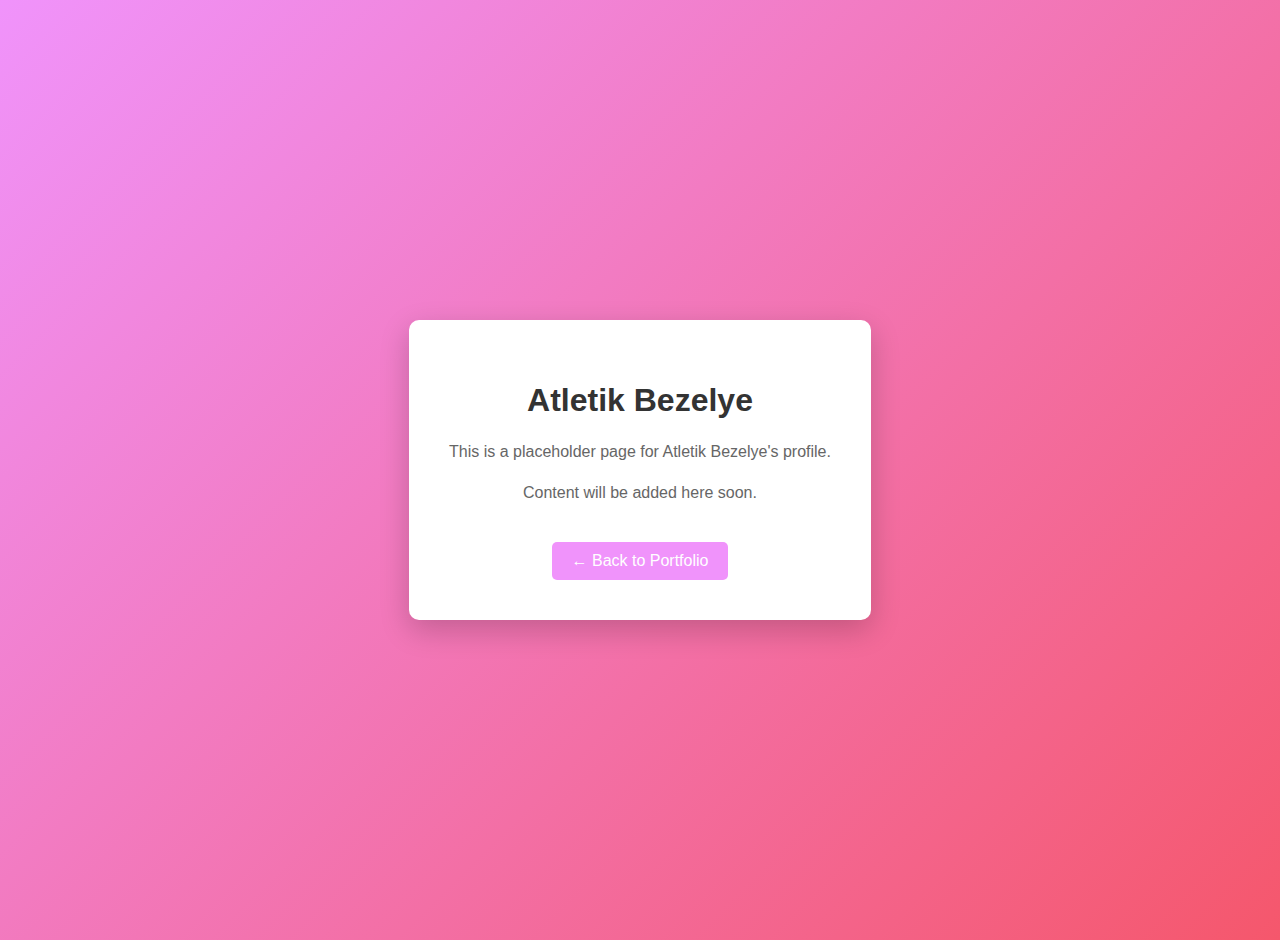
<file: AtletikBezelye.html>
<!DOCTYPE html>
<html lang="en">
<head>
    <meta charset="UTF-8">
    <meta name="viewport" content="width=device-width, initial-scale=1.0">
    <title>Atletik Bezelye | Profile</title>
    <style>
        body {
            font-family: Arial, sans-serif;
            margin: 0;
            padding: 20px;
            background: linear-gradient(135deg, #f093fb 0%, #f5576c 100%);
            min-height: 100vh;
            display: flex;
            align-items: center;
            justify-content: center;
        }
        .container {
            background: white;
            padding: 40px;
            border-radius: 10px;
            box-shadow: 0 10px 30px rgba(0,0,0,0.2);
            text-align: center;
            max-width: 500px;
        }
        h1 {
            color: #333;
            margin-bottom: 20px;
        }
        p {
            color: #666;
            line-height: 1.6;
        }
        .back-btn {
            display: inline-block;
            margin-top: 20px;
            padding: 10px 20px;
            background: #f093fb;
            color: white;
            text-decoration: none;
            border-radius: 5px;
            transition: background 0.3s;
        }
        .back-btn:hover {
            background: #e881f0;
        }
    </style>
</head>
<body>
    <div class="container">
        <h1>Atletik Bezelye</h1>
        <p>This is a placeholder page for Atletik Bezelye's profile.</p>
        <p>Content will be added here soon.</p>
        <a href="/" class="back-btn">← Back to Portfolio</a>
    </div>
</body>
</html>
</file>
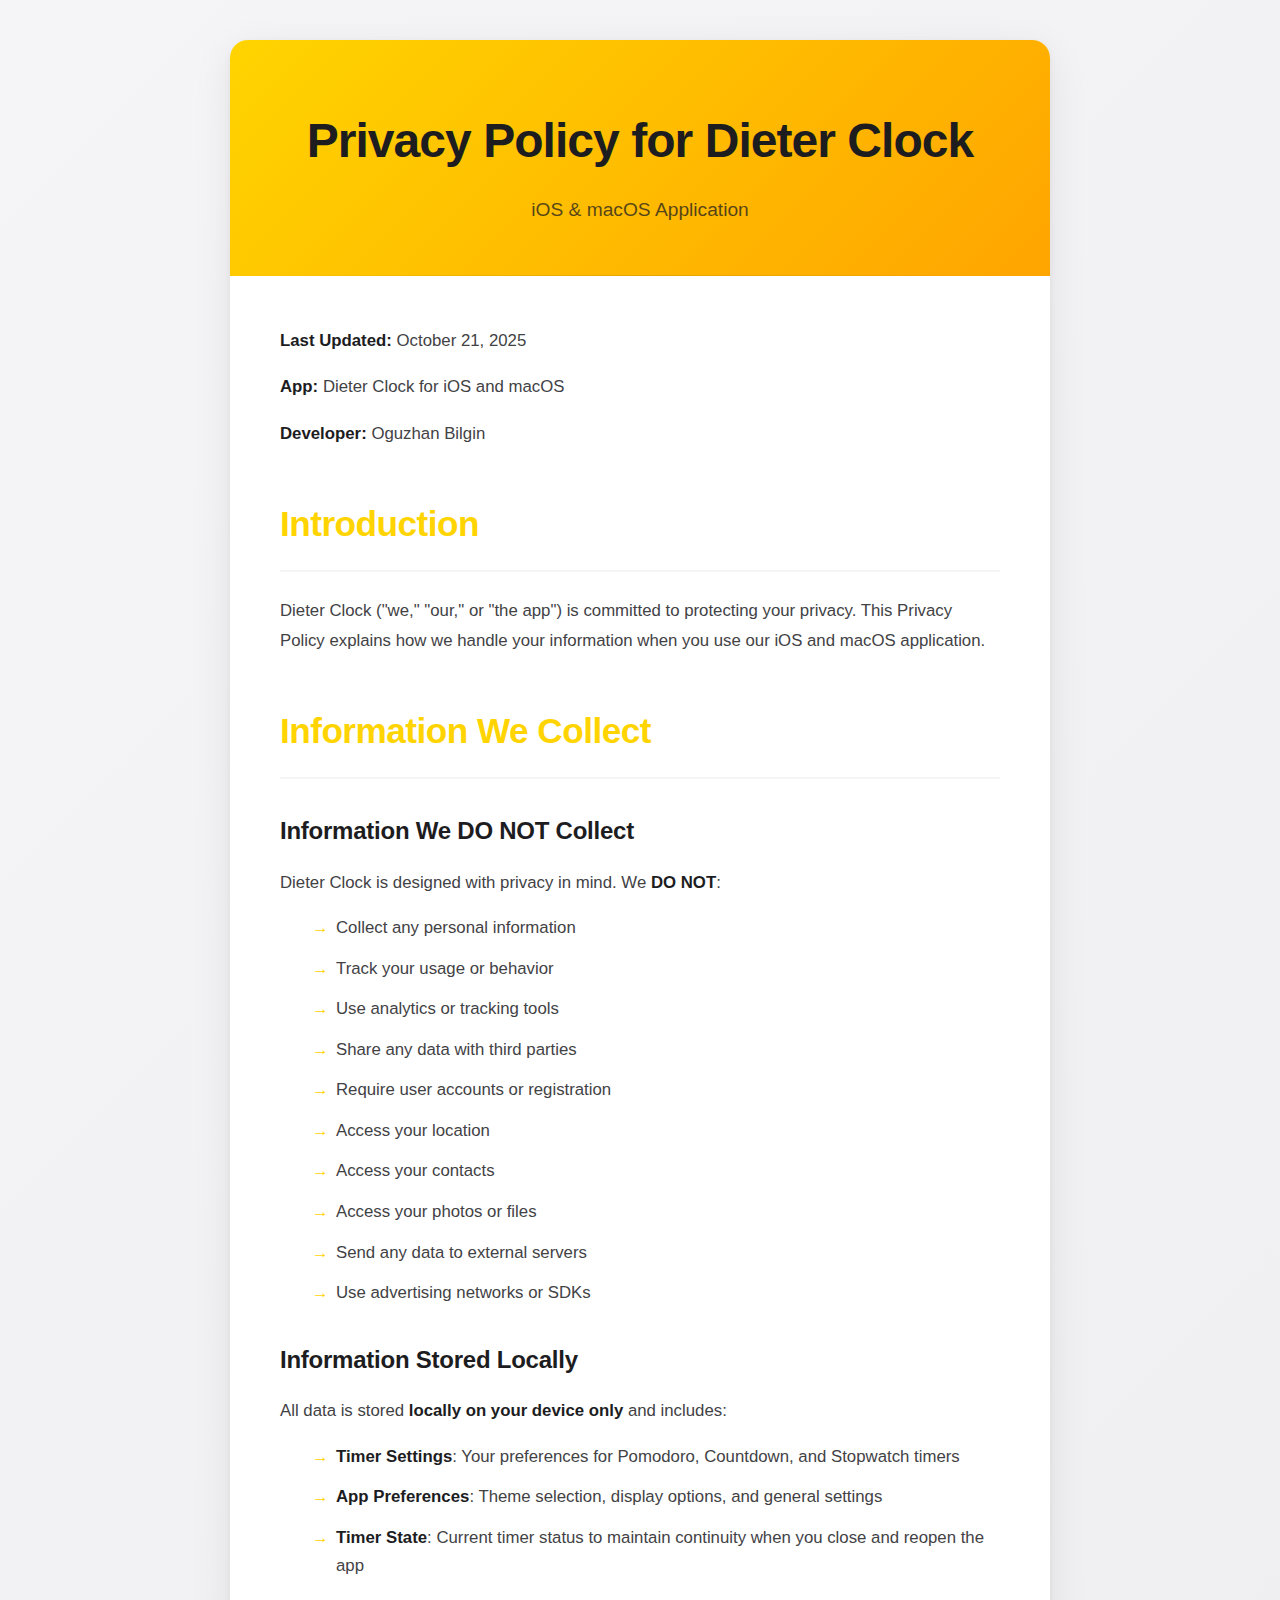
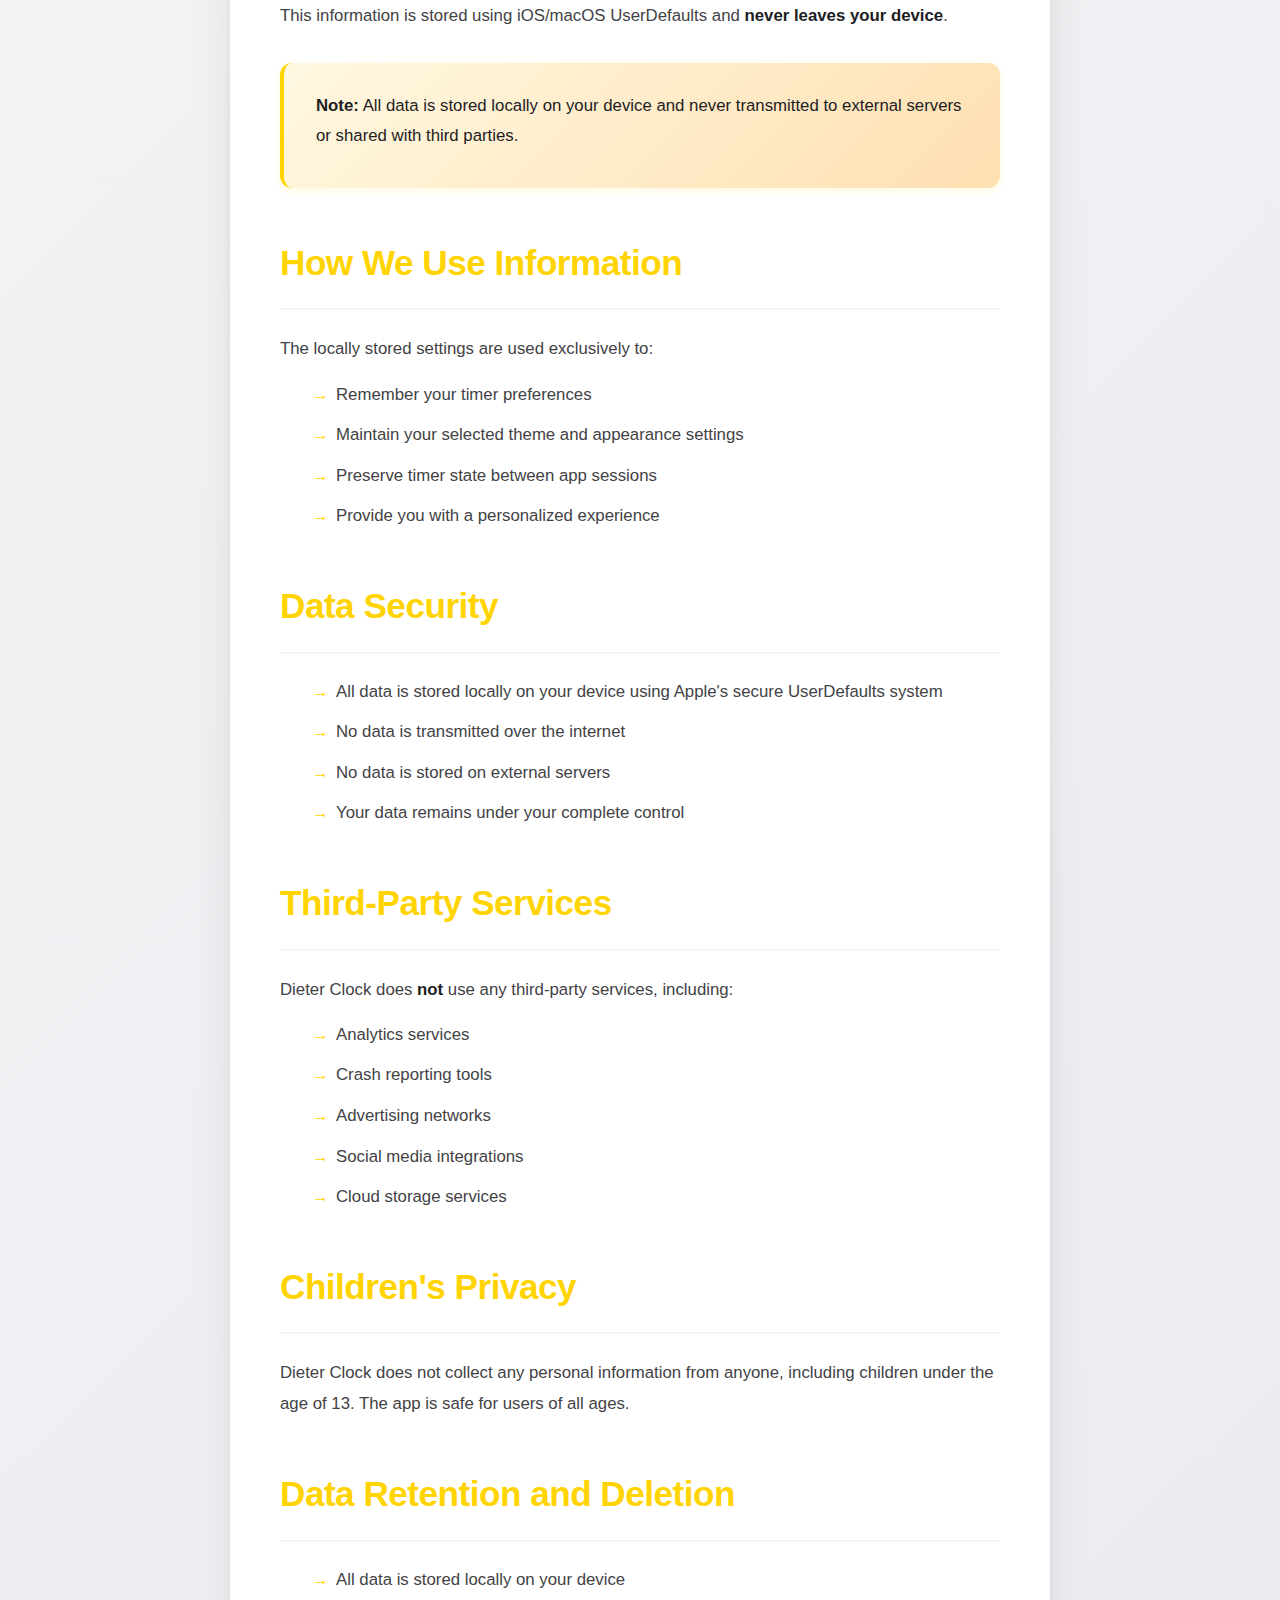
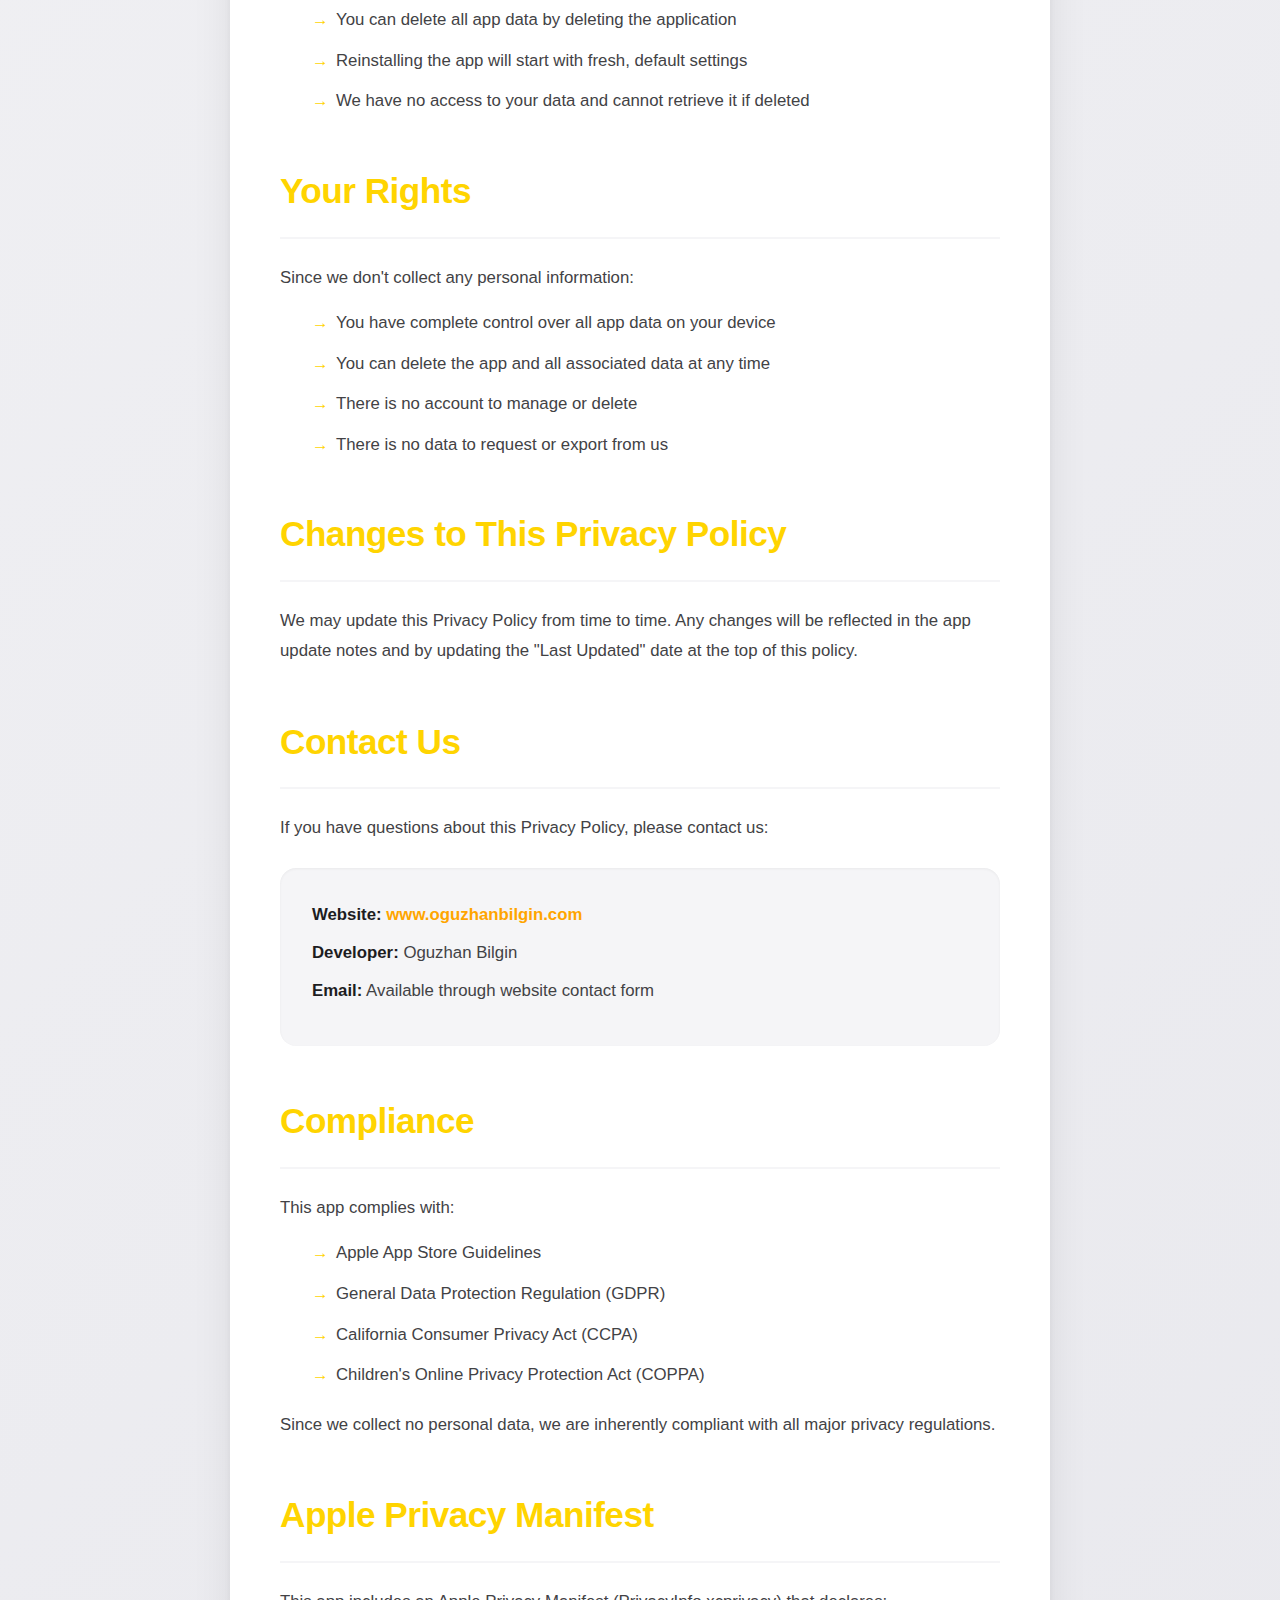
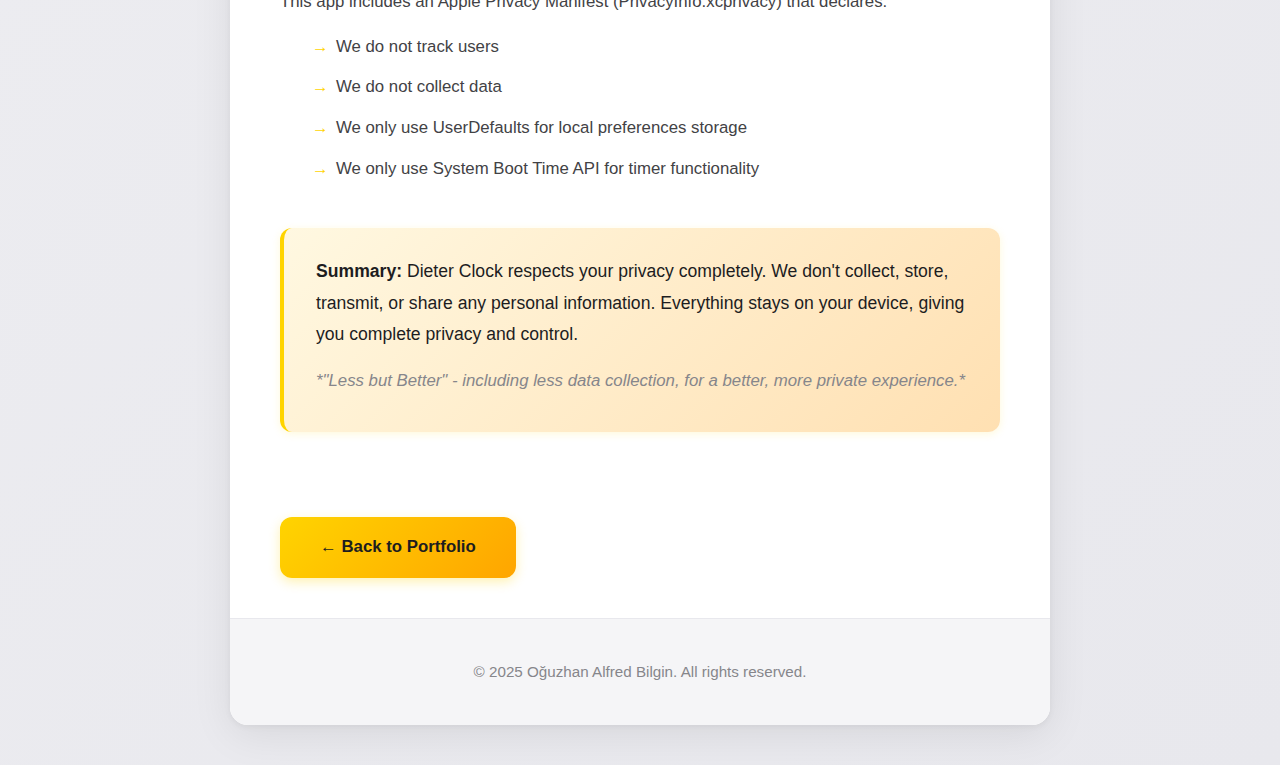
<file: DieterClock_PrivacyPolicy.html>
<!doctype html>
<html lang="en">
<head>
    <title>Privacy Policy for Dieter Clock | iOS & macOS</title>
    <meta charset="utf-8"/>
    <meta name="viewport" content="width=device-width, initial-scale=1, maximum-scale=5, user-scalable=yes"/>
    <meta name="theme-color" content="#000000"/>
    <meta name="description" content="Privacy Policy for Dieter Clock - iOS and macOS Timer Application"/>
    <meta name="keywords" content="Privacy Policy, Dieter Clock, iOS App, macOS App, Timer App, Privacy"/>
    <meta name="author" content="Oguzhan Bilgin"/>
    
    <!-- Open Graph Meta Tags -->
    <meta property="og:title" content="Privacy Policy for Dieter Clock | iOS & macOS"/>
    <meta property="og:description" content="Privacy Policy for Dieter Clock - A privacy-focused timer application for iOS and macOS"/>
    <meta property="og:type" content="website"/>
    <meta property="og:url" content="https://oguzhanbilgin.com/DieterClock_PrivacyPolicy"/>
    
    <!-- Favicon -->
    <link rel="icon" href="/Developer/assets/images/favicon.ico"/>
    <link rel="apple-touch-icon" href="/Developer/assets/images/profilepicture.png"/>
    
    <style>
        * {
            margin: 0;
            padding: 0;
            box-sizing: border-box;
        }
        
        body {
            font-family: -apple-system, BlinkMacSystemFont, 'SF Pro Display', 'SF Pro Text', 'Segoe UI', sans-serif;
            line-height: 1.7;
            color: #1d1d1f;
            background: linear-gradient(135deg, #f5f5f7 0%, #e8e8ed 100%);
            padding: 40px 20px;
            min-height: 100vh;
        }
        
        .container {
            max-width: 820px;
            margin: 0 auto;
            background: #ffffff;
            border-radius: 18px;
            box-shadow: 0 10px 40px rgba(0, 0, 0, 0.08), 0 2px 6px rgba(0, 0, 0, 0.05);
            overflow: hidden;
        }
        
        .header {
            background: linear-gradient(135deg, #ffd400 0%, #ffa500 100%);
            color: #1d1d1f;
            padding: 60px 40px 50px;
            text-align: center;
            position: relative;
        }
        
        .header::after {
            content: '';
            position: absolute;
            bottom: 0;
            left: 0;
            right: 0;
            height: 1px;
            background: linear-gradient(90deg, transparent, rgba(0,0,0,0.1), transparent);
        }
        
        .header h1 {
            font-size: 3em;
            margin-bottom: 12px;
            font-weight: 600;
            letter-spacing: -0.02em;
        }
        
        .header p {
            font-size: 1.2em;
            opacity: 0.75;
            font-weight: 500;
        }
        
        .content {
            padding: 50px 50px 40px;
        }
        
        .section {
            margin-bottom: 45px;
        }
        
        .section h2 {
            color: #ffd400;
            font-size: 2.2em;
            margin-bottom: 24px;
            padding-bottom: 16px;
            border-bottom: 2px solid #f5f5f7;
            font-weight: 600;
            letter-spacing: -0.015em;
        }
        
        .section h3 {
            color: #1d1d1f;
            font-size: 1.5em;
            margin-top: 32px;
            margin-bottom: 16px;
            font-weight: 600;
            letter-spacing: -0.01em;
        }
        
        .section p {
            margin-bottom: 16px;
            line-height: 1.8;
            color: #424245;
            font-size: 1.05em;
        }
        
        .section ul {
            margin-left: 24px;
            margin-bottom: 20px;
            padding-left: 8px;
        }
        
        .section li {
            margin-bottom: 12px;
            line-height: 1.7;
            color: #424245;
            font-size: 1.05em;
            list-style: none;
            position: relative;
            padding-left: 24px;
        }
        
        .section li::before {
            content: '→';
            position: absolute;
            left: 0;
            color: #ffd400;
            font-weight: bold;
        }
        
        .highlight {
            background: linear-gradient(135deg, #fff8e1 0%, #ffe0b2 100%);
            padding: 28px 32px;
            border-left: 4px solid #ffd400;
            margin: 32px 0;
            border-radius: 12px;
            box-shadow: 0 2px 8px rgba(255, 212, 0, 0.15);
        }
        
        .highlight p {
            margin-bottom: 8px;
            font-weight: 500;
            color: #1d1d1f;
        }
        
        .contact-info {
            background: #f5f5f7;
            padding: 32px;
            border-radius: 16px;
            margin: 24px 0;
            box-shadow: inset 0 1px 3px rgba(0, 0, 0, 0.05);
        }
        
        .contact-info p {
            margin-bottom: 8px;
        }
        
        .contact-info a {
            color: #ffa500;
            text-decoration: none;
            font-weight: 600;
            transition: color 0.2s;
        }
        
        .contact-info a:hover {
            color: #ffd400;
            text-decoration: underline;
        }
        
        .back-link {
            display: inline-block;
            margin-top: 40px;
            padding: 16px 40px;
            background: linear-gradient(135deg, #ffd400 0%, #ffa500 100%);
            color: #1d1d1f;
            text-decoration: none;
            border-radius: 12px;
            font-weight: 600;
            font-size: 1.05em;
            transition: all 0.3s cubic-bezier(0.4, 0, 0.2, 1);
            box-shadow: 0 4px 12px rgba(255, 212, 0, 0.3);
        }
        
        .back-link:hover {
            transform: translateY(-2px);
            box-shadow: 0 6px 20px rgba(255, 212, 0, 0.4);
            background: linear-gradient(135deg, #ffeb3b 0%, #ffd400 100%);
        }
        
        .footer {
            text-align: center;
            padding: 40px;
            background: #f5f5f7;
            color: #86868b;
            font-size: 0.95em;
            border-top: 1px solid #e8e8ed;
        }
        
        strong {
            color: #1d1d1f;
            font-weight: 600;
        }
        
        em {
            color: #86868b;
            font-style: normal;
        }
        
        @media (max-width: 768px) {
            body {
                padding: 20px 16px;
            }
            
            .header {
                padding: 48px 24px 40px;
            }
            
            .header h1 {
                font-size: 2em;
            }
            
            .header p {
                font-size: 1em;
            }
            
            .content {
                padding: 32px 24px;
            }
            
            .section h2 {
                font-size: 1.6em;
            }
            
            .section h3 {
                font-size: 1.3em;
            }
            
            .section li::before {
                display: none;
            }
            
            .section ul {
                margin-left: 16px;
            }
        }
    </style>
</head>
<body>
    <div class="container">
        <div class="header">
            <h1>Privacy Policy for Dieter Clock</h1>
            <p>iOS & macOS Application</p>
        </div>
        
        <div class="content">
            <div class="section">
                <p><strong>Last Updated:</strong> October 21, 2025</p>
                <p><strong>App:</strong> Dieter Clock for iOS and macOS</p>
                <p><strong>Developer:</strong> Oguzhan Bilgin</p>
            </div>
            
            <div class="section">
                <h2>Introduction</h2>
                <p>
                    Dieter Clock ("we," "our," or "the app") is committed to protecting your privacy. 
                    This Privacy Policy explains how we handle your information when you use our iOS and macOS application.
                </p>
            </div>
            
            <div class="section">
                <h2>Information We Collect</h2>
                
                <h3>Information We DO NOT Collect</h3>
                <p>Dieter Clock is designed with privacy in mind. We <strong>DO NOT</strong>:</p>
                <ul>
                    <li>Collect any personal information</li>
                    <li>Track your usage or behavior</li>
                    <li>Use analytics or tracking tools</li>
                    <li>Share any data with third parties</li>
                    <li>Require user accounts or registration</li>
                    <li>Access your location</li>
                    <li>Access your contacts</li>
                    <li>Access your photos or files</li>
                    <li>Send any data to external servers</li>
                    <li>Use advertising networks or SDKs</li>
                </ul>
                
                <h3>Information Stored Locally</h3>
                <p>All data is stored <strong>locally on your device only</strong> and includes:</p>
                <ul>
                    <li><strong>Timer Settings</strong>: Your preferences for Pomodoro, Countdown, and Stopwatch timers</li>
                    <li><strong>App Preferences</strong>: Theme selection, display options, and general settings</li>
                    <li><strong>Timer State</strong>: Current timer status to maintain continuity when you close and reopen the app</li>
                </ul>
                <p>This information is stored using iOS/macOS UserDefaults and <strong>never leaves your device</strong>.</p>
                
                <div class="highlight">
                    <p><strong>Note:</strong> All data is stored locally on your device and never transmitted to external servers or shared with third parties.</p>
                </div>
            </div>
            
            <div class="section">
                <h2>How We Use Information</h2>
                <p>The locally stored settings are used exclusively to:</p>
                <ul>
                    <li>Remember your timer preferences</li>
                    <li>Maintain your selected theme and appearance settings</li>
                    <li>Preserve timer state between app sessions</li>
                    <li>Provide you with a personalized experience</li>
                </ul>
            </div>
            
            <div class="section">
                <h2>Data Security</h2>
                <ul>
                    <li>All data is stored locally on your device using Apple's secure UserDefaults system</li>
                    <li>No data is transmitted over the internet</li>
                    <li>No data is stored on external servers</li>
                    <li>Your data remains under your complete control</li>
                </ul>
            </div>
            
            <div class="section">
                <h2>Third-Party Services</h2>
                <p>Dieter Clock does <strong>not</strong> use any third-party services, including:</p>
                <ul>
                    <li>Analytics services</li>
                    <li>Crash reporting tools</li>
                    <li>Advertising networks</li>
                    <li>Social media integrations</li>
                    <li>Cloud storage services</li>
                </ul>
            </div>
            
            <div class="section">
                <h2>Children's Privacy</h2>
                <p>
                    Dieter Clock does not collect any personal information from anyone, including children under the age of 13. 
                    The app is safe for users of all ages.
                </p>
            </div>
            
            <div class="section">
                <h2>Data Retention and Deletion</h2>
                <ul>
                    <li>All data is stored locally on your device</li>
                    <li>You can delete all app data by deleting the application</li>
                    <li>Reinstalling the app will start with fresh, default settings</li>
                    <li>We have no access to your data and cannot retrieve it if deleted</li>
                </ul>
            </div>
            
            <div class="section">
                <h2>Your Rights</h2>
                <p>Since we don't collect any personal information:</p>
                <ul>
                    <li>You have complete control over all app data on your device</li>
                    <li>You can delete the app and all associated data at any time</li>
                    <li>There is no account to manage or delete</li>
                    <li>There is no data to request or export from us</li>
                </ul>
            </div>
            
            <div class="section">
                <h2>Changes to This Privacy Policy</h2>
                <p>
                    We may update this Privacy Policy from time to time. Any changes will be reflected in the app update notes 
                    and by updating the "Last Updated" date at the top of this policy.
                </p>
            </div>
            
            <div class="section">
                <h2>Contact Us</h2>
                <p>If you have questions about this Privacy Policy, please contact us:</p>
                <div class="contact-info">
                    <p><strong>Website:</strong> <a href="https://oguzhanbilgin.com">www.oguzhanbilgin.com</a></p>
                    <p><strong>Developer:</strong> Oguzhan Bilgin</p>
                    <p><strong>Email:</strong> Available through website contact form</p>
                </div>
            </div>
            
            <div class="section">
                <h2>Compliance</h2>
                <p>This app complies with:</p>
                <ul>
                    <li>Apple App Store Guidelines</li>
                    <li>General Data Protection Regulation (GDPR)</li>
                    <li>California Consumer Privacy Act (CCPA)</li>
                    <li>Children's Online Privacy Protection Act (COPPA)</li>
                </ul>
                <p>Since we collect no personal data, we are inherently compliant with all major privacy regulations.</p>
            </div>
            
            <div class="section">
                <h2>Apple Privacy Manifest</h2>
                <p>This app includes an Apple Privacy Manifest (PrivacyInfo.xcprivacy) that declares:</p>
                <ul>
                    <li>We do not track users</li>
                    <li>We do not collect data</li>
                    <li>We only use UserDefaults for local preferences storage</li>
                    <li>We only use System Boot Time API for timer functionality</li>
                </ul>
            </div>
            
            <div class="section">
                <div class="highlight">
                    <p style="font-size: 1.1em;">
                        <strong>Summary:</strong> Dieter Clock respects your privacy completely. We don't collect, store, transmit, 
                        or share any personal information. Everything stays on your device, giving you complete privacy and control.
                    </p>
                    <p style="margin-top: 15px; font-style: italic; color: #86868b;">
                        *"Less but Better" - including less data collection, for a better, more private experience.*
                    </p>
                </div>
            </div>
            
            <a href="/" class="back-link">← Back to Portfolio</a>
        </div>
        
        <div class="footer">
            <p>&copy; 2025 Oğuzhan Alfred Bilgin. All rights reserved.</p>
        </div>
    </div>
</body>
</html>
</file>
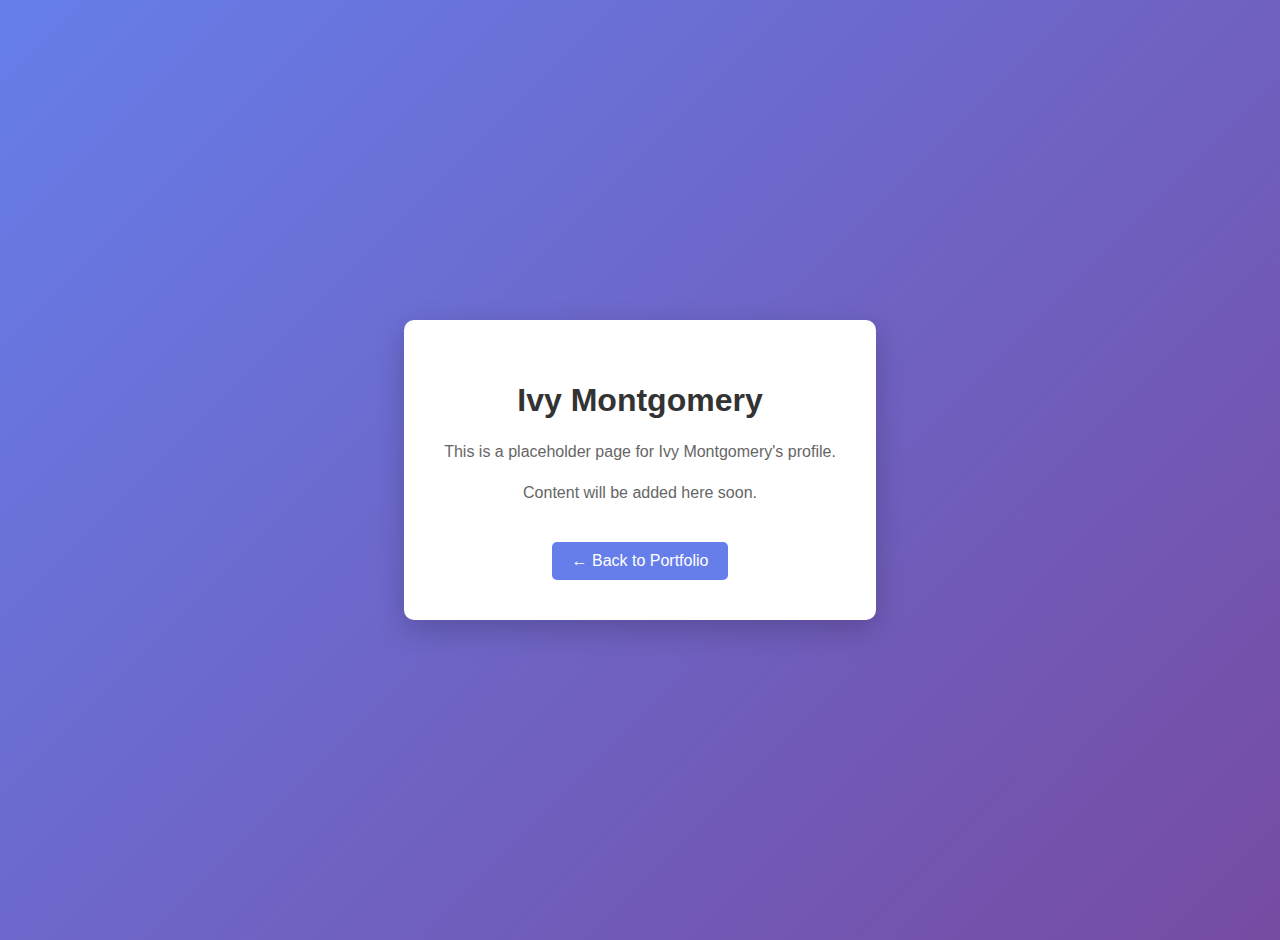
<file: IvyMontgomery.html>
<!DOCTYPE html>
<html lang="en">
<head>
    <meta charset="UTF-8">
    <meta name="viewport" content="width=device-width, initial-scale=1.0">
    <title>Ivy Montgomery | Profile</title>
    <style>
        body {
            font-family: Arial, sans-serif;
            margin: 0;
            padding: 20px;
            background: linear-gradient(135deg, #667eea 0%, #764ba2 100%);
            min-height: 100vh;
            display: flex;
            align-items: center;
            justify-content: center;
        }
        .container {
            background: white;
            padding: 40px;
            border-radius: 10px;
            box-shadow: 0 10px 30px rgba(0,0,0,0.2);
            text-align: center;
            max-width: 500px;
        }
        h1 {
            color: #333;
            margin-bottom: 20px;
        }
        p {
            color: #666;
            line-height: 1.6;
        }
        .back-btn {
            display: inline-block;
            margin-top: 20px;
            padding: 10px 20px;
            background: #667eea;
            color: white;
            text-decoration: none;
            border-radius: 5px;
            transition: background 0.3s;
        }
        .back-btn:hover {
            background: #5a6fd8;
        }
    </style>
</head>
<body>
    <div class="container">
        <h1>Ivy Montgomery</h1>
        <p>This is a placeholder page for Ivy Montgomery's profile.</p>
        <p>Content will be added here soon.</p>
        <a href="/" class="back-btn">← Back to Portfolio</a>
    </div>
</body>
</html>
</file>
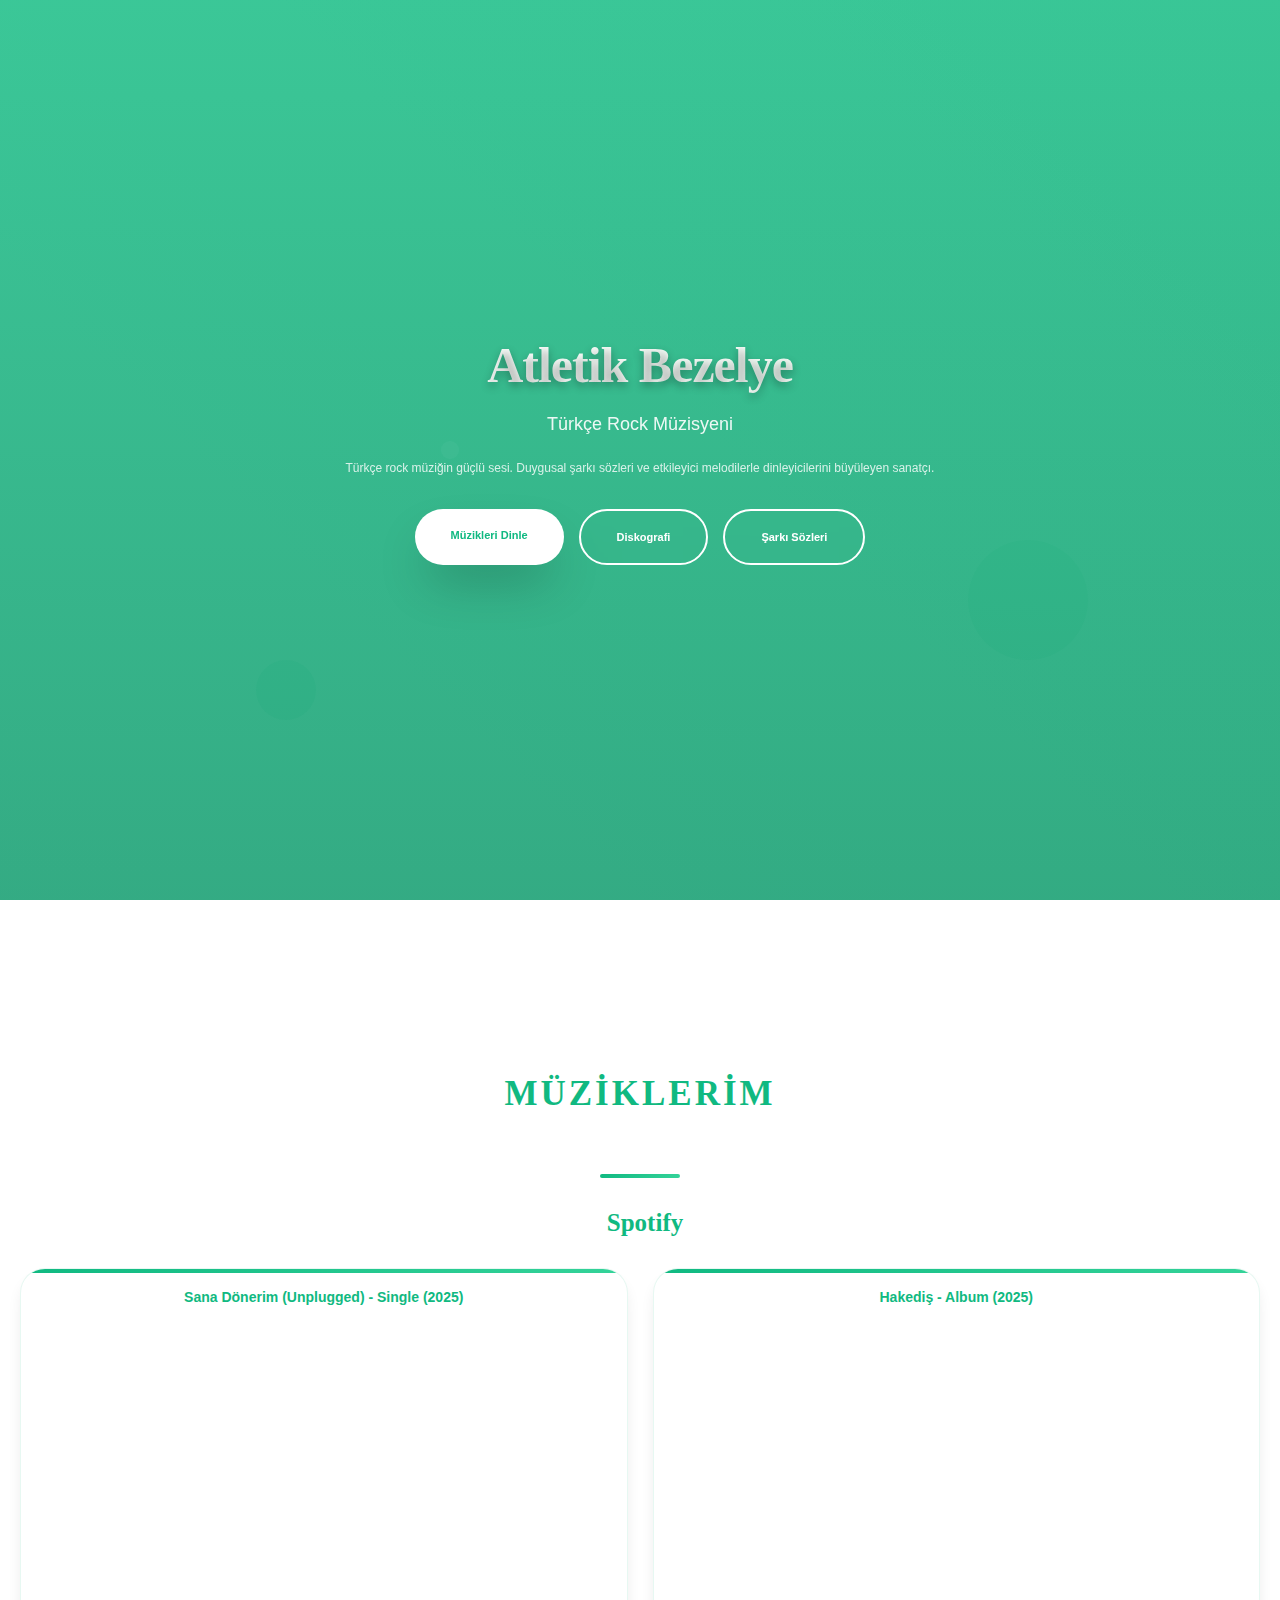
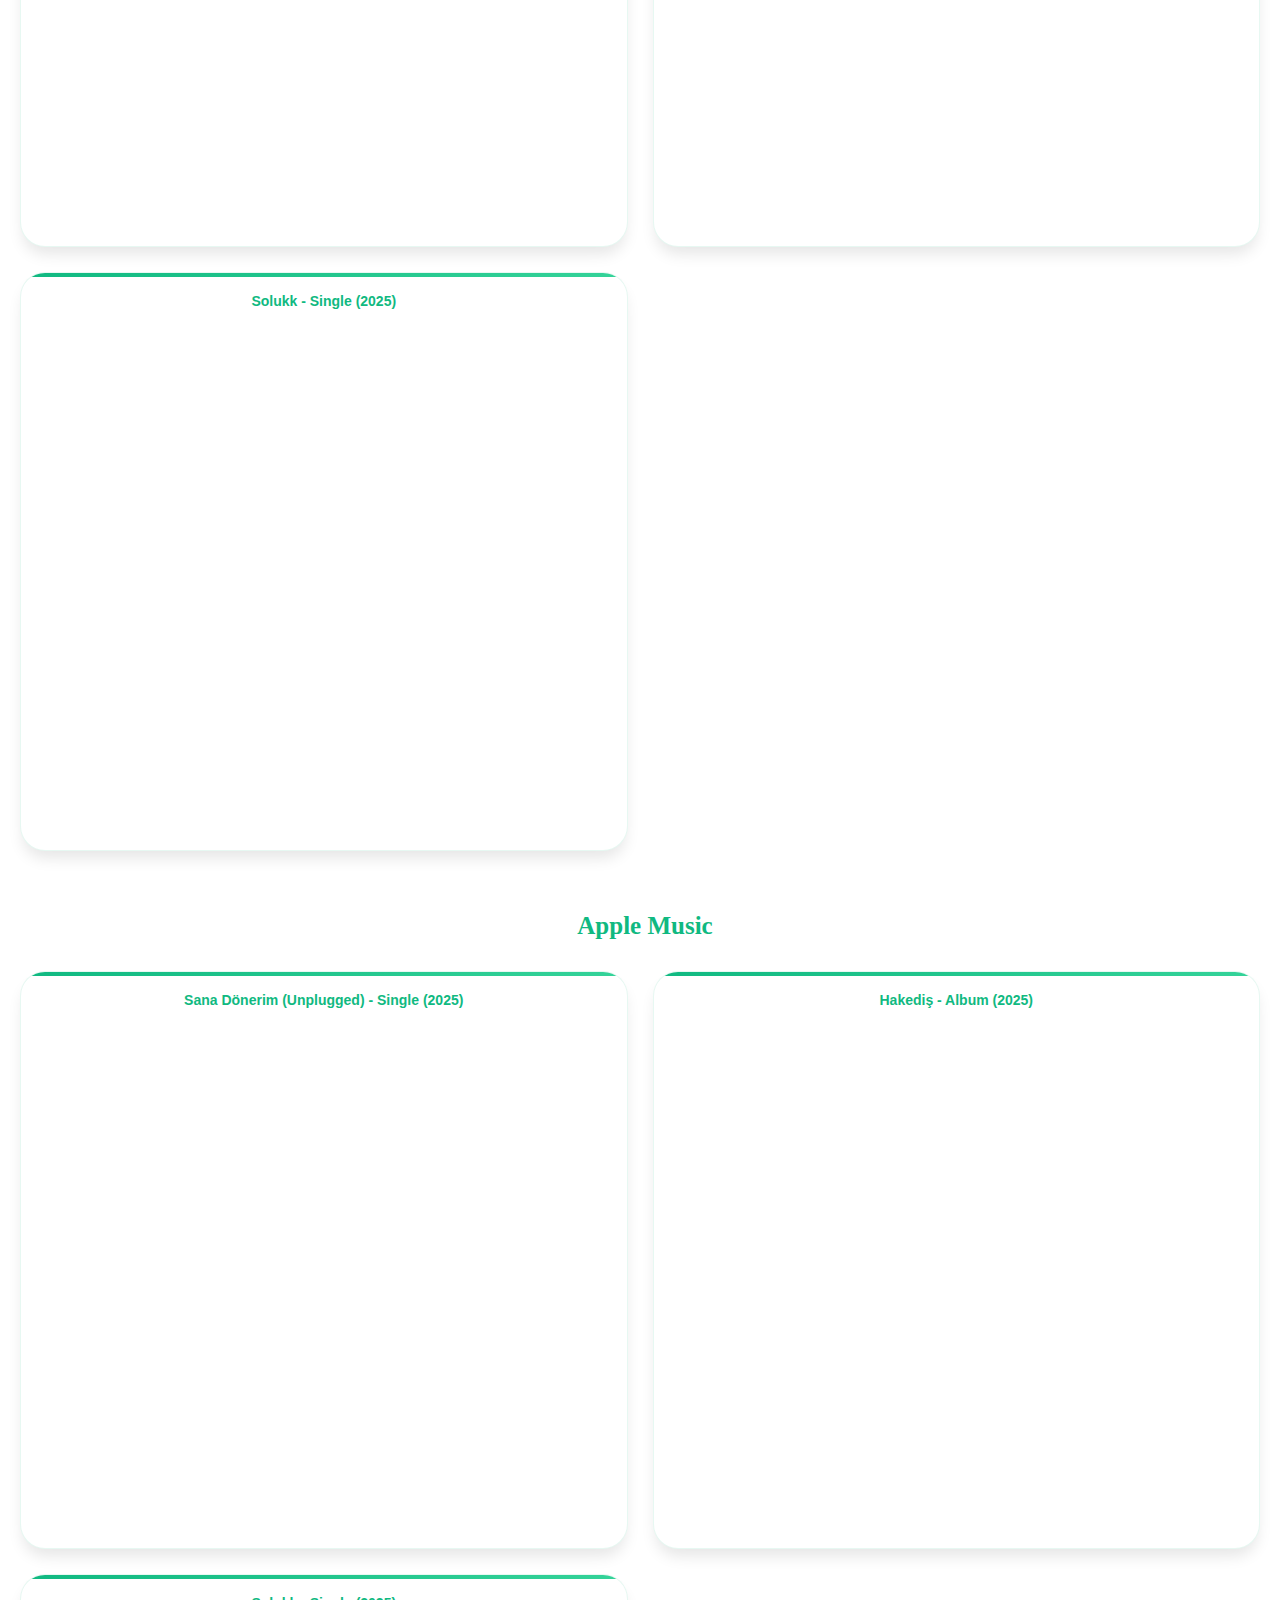
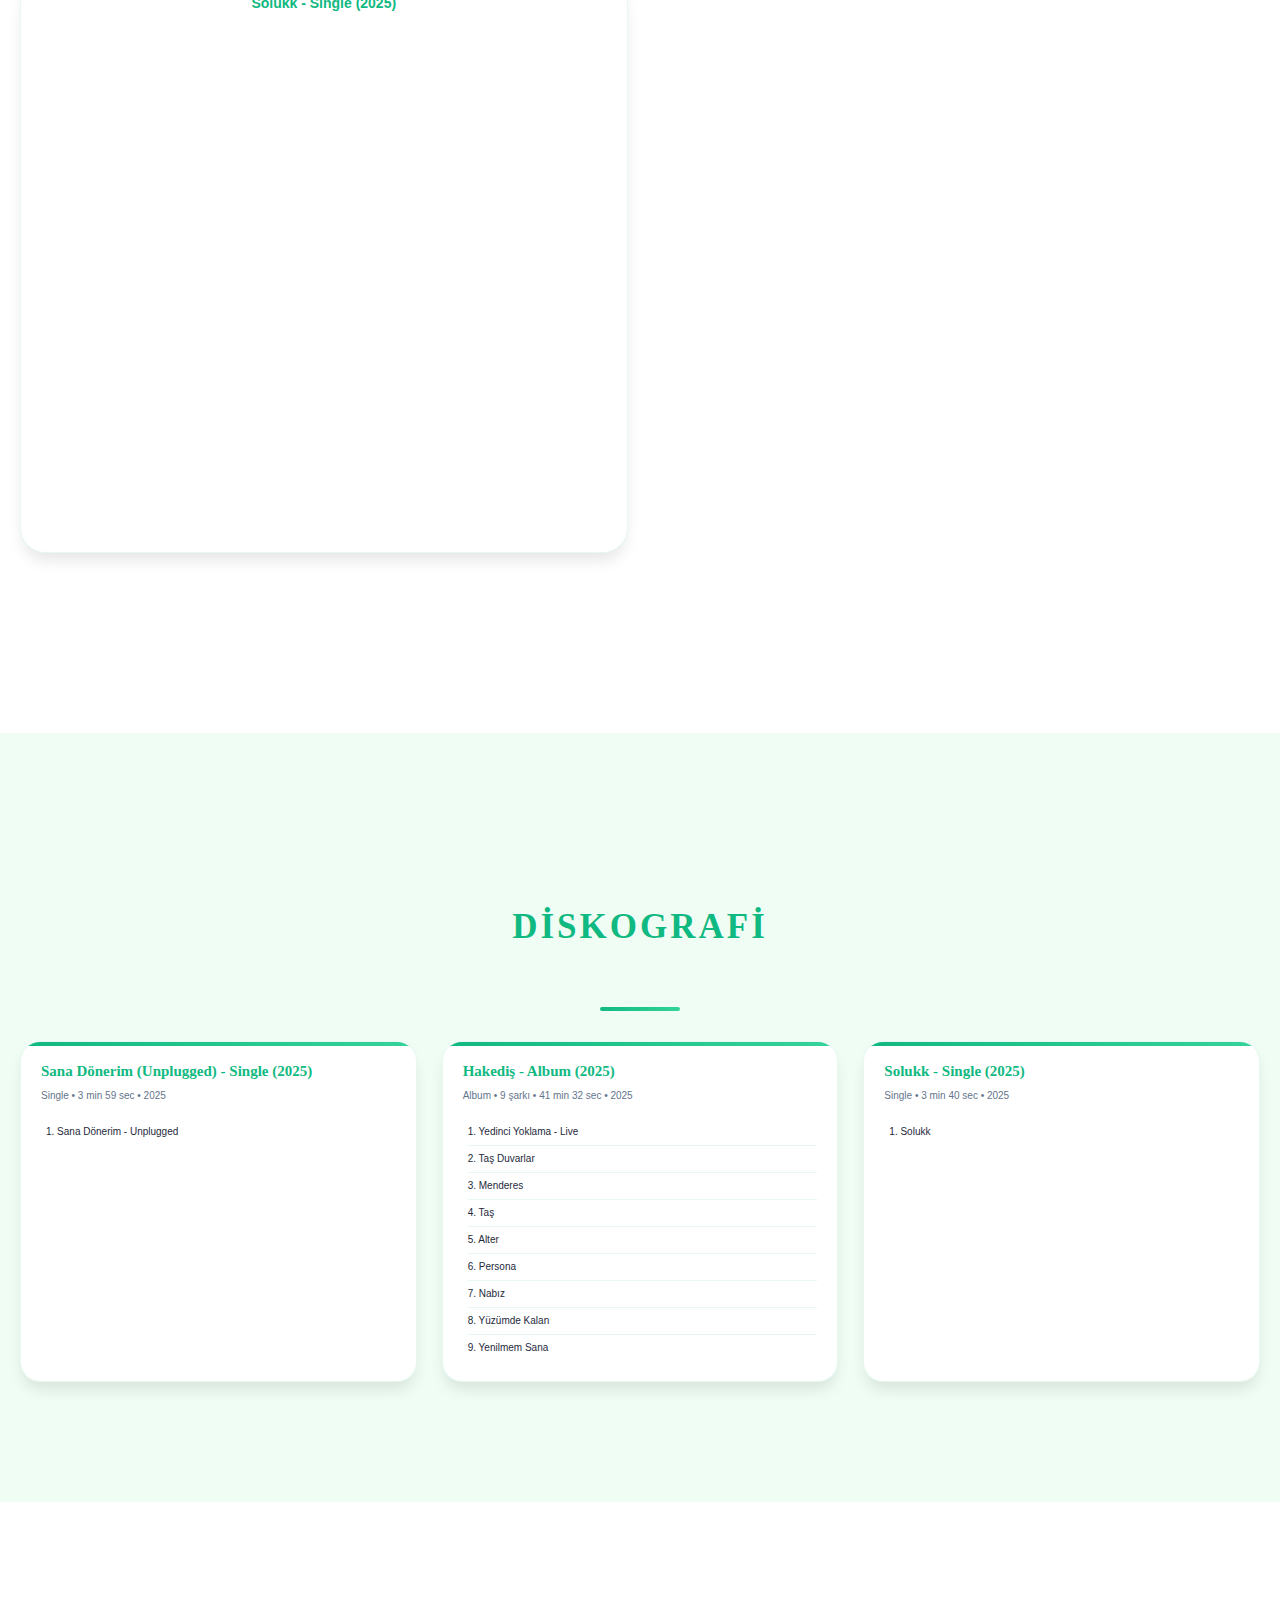
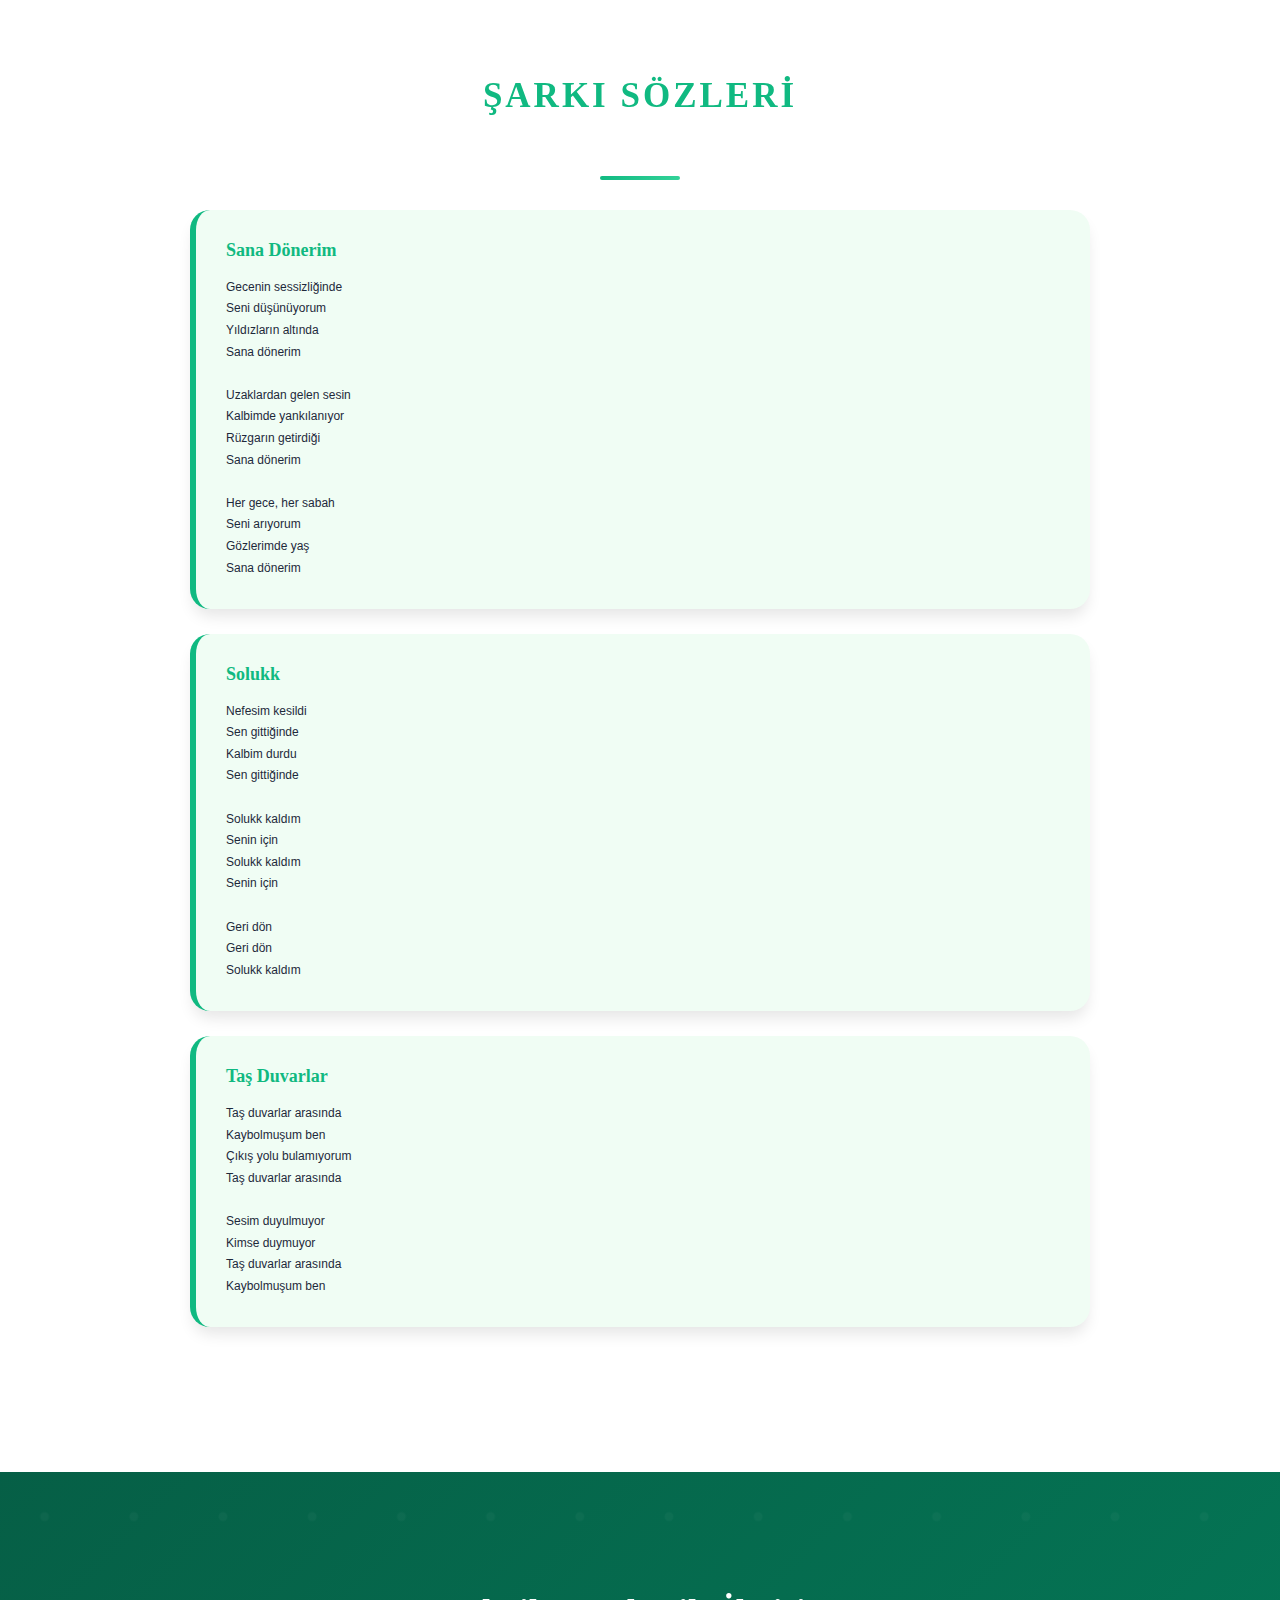
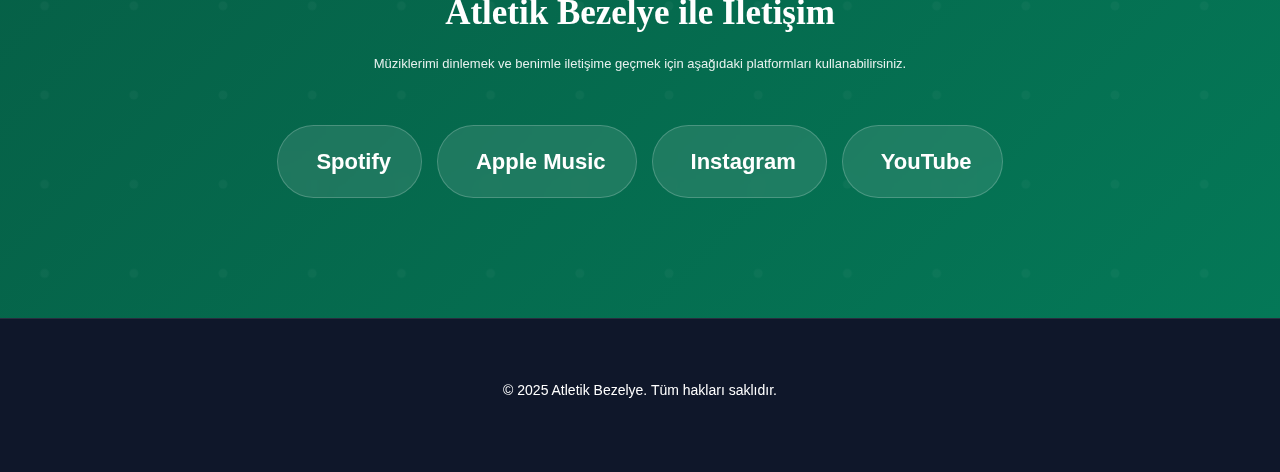
<file: Developer/AtletikBezelye.html>
<!doctype html>
<html lang="tr">
<head>
    <title>Atletik Bezelye | Müzisyen</title>
    <meta charset="utf-8"/>
    <meta name="viewport" content="width=device-width, initial-scale=1, maximum-scale=5, user-scalable=yes"/>
    <meta name="theme-color" content="#10b981"/>
    <meta name="description" content="Atletik Bezelye - Türkçe rock müzik yapan sanatçı. Hakediş, Solukk ve Sana Dönerim albümleriyle tanınır."/>
    <meta name="keywords" content="Atletik Bezelye, Müzisyen, Türkçe Rock, Hakediş, Solukk, Sana Dönerim"/>
    <meta name="author" content="Atletik Bezelye"/>
    
    <!-- Open Graph Meta Tags for Social Media -->
    <meta property="og:title" content="Atletik Bezelye | Müzisyen"/>
    <meta property="og:description" content="Türkçe rock müzik yapan sanatçı. Hakediş, Solukk ve Sana Dönerim albümleriyle tanınır."/>
    <meta property="og:type" content="website"/>
    <meta property="og:url" content="https://oguzhanbilgin.com/AtletikBezelye"/>
    <meta property="og:image" content="https://oguzhanbilgin.com/assets/images/ProfilePicture.png"/>
    
    <!-- Twitter Card Meta Tags -->
    <meta name="twitter:card" content="summary_large_image"/>
    <meta name="twitter:title" content="Atletik Bezelye | Müzisyen"/>
    <meta name="twitter:description" content="Türkçe rock müzik yapan sanatçı. Hakediş, Solukk ve Sana Dönerim albümleriyle tanınır."/>
    <meta name="twitter:image" content="https://oguzhanbilgin.com/assets/images/ProfilePicture.png"/>
    
    <!-- Mobile App Meta Tags -->
    <meta name="mobile-web-app-capable" content="yes"/>
    <meta name="apple-mobile-web-app-capable" content="yes"/>
    <meta name="apple-mobile-web-app-status-bar-style" content="black-translucent"/>
    <meta name="apple-mobile-web-app-title" content="Atletik Bezelye"/>
    
    <!-- Favicon and Icons -->
    <link rel="icon" href="/favicon.ico"/>
    <link rel="apple-touch-icon" href="./assets/images/ProfilePicture.png"/>
    
    <!-- Manifest for PWA -->
    <link rel="manifest" href="/manifest.json"/>
    
    <!-- External Stylesheets -->
    <link rel="stylesheet" href="https://cdnjs.cloudflare.com/ajax/libs/devicon/2.14.0/devicon.min.css">
    <link rel="stylesheet" href="https://cdnjs.cloudflare.com/ajax/libs/font-awesome/6.4.0/css/all.min.css" integrity="sha512-iecdLmaskl7CVkqkXNQ/ZH/XLlvWZOJyj7Yy7tcenmpD1ypASozpmT/E0iPtmFIB46ZmdtAc9eNBvH0H/ZpiBw==" crossorigin="anonymous" referrerpolicy="no-referrer"/>
    
    <!-- Main Stylesheet -->
    <link href="/assets/css/main.5f76c29b.css" rel="stylesheet">
    
    <!-- Mobile Optimizations -->
    <link href="/assets/css/mobile.css" rel="stylesheet">
    
    <!-- Preload Critical Resources -->
    <link rel="preload" href="/assets/css/main.5f76c29b.css" as="style">
    
    <style>
        @import url('https://fonts.googleapis.com/css2?family=Inter:wght@300;400;500;600;700;800;900&family=Playfair+Display:wght@400;500;600;700;800;900&display=swap');
        
        :root {
            --primary-color: #10b981;
            --secondary-color: #34d399;
            --accent-color: #fbbf24;
            --bg-dark: #0f172a;
            --bg-light: #f0fdf4;
            --text-primary: #1e293b;
            --text-light: #64748b;
            --gradient: linear-gradient(135deg, #10b981 0%, #34d399 100%);
            --gradient-dark: linear-gradient(135deg, #065f46 0%, #047857 100%);
            --shadow-light: 0 4px 6px -1px rgba(0, 0, 0, 0.1);
            --shadow-medium: 0 10px 15px -3px rgba(0, 0, 0, 0.1);
            --shadow-large: 0 25px 50px -12px rgba(0, 0, 0, 0.25);
        }

        /* Smooth Scrolling */
        html {
            scroll-behavior: auto; /* Disable default smooth scroll */
            scroll-padding-top: 100px;
        }

        /* Smooth scroll with custom easing */
        .smooth-scroll {
            scroll-behavior: smooth;
        }

        /* Custom scroll animation */
        @keyframes smoothScroll {
            from {
                transform: translateY(0);
            }
            to {
                transform: translateY(-100px);
            }
        }

        body {
            font-family: 'Inter', -apple-system, BlinkMacSystemFont, 'Segoe UI', Roboto, sans-serif;
            line-height: 1.6;
            color: var(--text-primary);
            background: var(--bg-light);
            overflow-x: hidden;
        }

        .container {
            max-width: 1400px;
            margin: 0 auto;
            padding: 0 20px;
        }

        /* Animated Background */
        .animated-bg {
            position: fixed;
            top: 0;
            left: 0;
            width: 100%;
            height: 100%;
            z-index: -1;
            background: linear-gradient(45deg, #f0fdf4, #ecfdf5, #d1fae5, #a7f3d0);
            background-size: 400% 400%;
            animation: gradientShift 15s ease infinite;
        }

        @keyframes gradientShift {
            0% { background-position: 0% 50%; }
            50% { background-position: 100% 50%; }
            100% { background-position: 0% 50%; }
        }

        /* Floating Elements */
        .floating-element {
            position: absolute;
            border-radius: 50%;
            background: rgba(16, 185, 129, 0.1);
            animation: float 6s ease-in-out infinite;
        }

        .floating-element:nth-child(1) {
            width: 80px;
            height: 80px;
            top: 20%;
            left: 10%;
            animation-delay: 0s;
        }

        .floating-element:nth-child(2) {
            width: 120px;
            height: 120px;
            top: 60%;
            right: 15%;
            animation-delay: 2s;
        }

        .floating-element:nth-child(3) {
            width: 60px;
            height: 60px;
            bottom: 20%;
            left: 20%;
            animation-delay: 4s;
        }

        @keyframes float {
            0%, 100% { transform: translateY(0px) rotate(0deg); }
            50% { transform: translateY(-20px) rotate(180deg); }
        }

        /* Header Section */
        .header {
            background: linear-gradient(rgba(16, 185, 129, 0.8), rgba(6, 150, 103, 0.8)), url('assets/images/atletik-bezelye-banner.svg');
            background-size: cover;
            background-position: center;
            background-attachment: fixed;
            color: white;
            padding: 120px 0;
            text-align: center;
            position: relative;
            overflow: hidden;
            min-height: 100vh;
            display: flex;
            align-items: center;
        }

        .header::before {
            content: '';
            position: absolute;
            top: 0;
            left: 0;
            right: 0;
            bottom: 0;
            background: url('data:image/svg+xml,<svg xmlns="http://www.w3.org/2000/svg" viewBox="0 0 100 100"><defs><pattern id="grain" width="100" height="100" patternUnits="userSpaceOnUse"><circle cx="50" cy="50" r="1" fill="white" opacity="0.1"/></pattern></defs><rect width="100" height="100" fill="url(%23grain)"/></svg>');
            opacity: 0.3;
        }

        .header-content {
            position: relative;
            z-index: 2;
            max-width: 800px;
            margin: 0 auto;
        }

        .banner-image {
            width: 100%;
            max-width: 600px;
            height: auto;
            margin-bottom: 2rem;
            border-radius: 20px;
            box-shadow: var(--shadow-large);
            animation: fadeInUp 1s ease-out 0.1s both;
        }

        .artist-name {
            font-family: 'Playfair Display', serif;
            font-size: 5rem;
            font-weight: 800;
            margin-bottom: 1.5rem;
            text-shadow: 0 4px 8px rgba(0, 0, 0, 0.3);
            letter-spacing: -0.02em;
            background: linear-gradient(45deg, #ffffff, #f0fdf4);
            -webkit-background-clip: text;
            -webkit-text-fill-color: transparent;
            background-clip: text;
            animation: fadeInUp 1s ease-out;
        }

        .artist-subtitle {
            font-size: 1.8rem;
            font-weight: 300;
            margin-bottom: 2rem;
            opacity: 0.9;
            animation: fadeInUp 1s ease-out 0.2s both;
        }

        .artist-description {
            font-size: 1.2rem;
            max-width: 600px;
            margin: 0 auto 3rem;
            opacity: 0.8;
            line-height: 1.7;
            animation: fadeInUp 1s ease-out 0.4s both;
        }

        .cta-buttons {
            display: flex;
            gap: 1.5rem;
            justify-content: center;
            flex-wrap: wrap;
            animation: fadeInUp 1s ease-out 0.6s both;
        }

        .btn {
            padding: 18px 36px;
            border: none;
            border-radius: 50px;
            font-weight: 600;
            text-decoration: none;
            transition: all 0.3s ease;
            cursor: pointer;
            font-size: 1.1rem;
            position: relative;
            overflow: hidden;
        }

        .btn::before {
            content: '';
            position: absolute;
            top: 0;
            left: -100%;
            width: 100%;
            height: 100%;
            background: linear-gradient(90deg, transparent, rgba(255, 255, 255, 0.2), transparent);
            transition: left 0.5s;
        }

        .btn:hover::before {
            left: 100%;
        }

        .btn-primary {
            background: white;
            color: var(--primary-color);
            box-shadow: var(--shadow-large);
        }

        .btn-primary:hover {
            transform: translateY(-3px);
            box-shadow: 0 20px 40px rgba(0, 0, 0, 0.3);
        }

        .btn-secondary {
            background: transparent;
            color: white;
            border: 2px solid white;
            backdrop-filter: blur(10px);
        }

        .btn-secondary:hover {
            background: white;
            color: var(--primary-color);
            transform: translateY(-3px);
        }

        @keyframes fadeInUp {
            from {
                opacity: 0;
                transform: translateY(30px);
            }
            to {
                opacity: 1;
                transform: translateY(0);
            }
        }

        /* Music Players Section */
        .music-players {
            padding: 120px 0;
            background: white;
            position: relative;
        }

        .section-title {
            font-family: 'Playfair Display', serif;
            font-size: 3.5rem;
            font-weight: 700;
            text-align: center;
            margin-bottom: 4rem;
            color: var(--primary-color);
            position: relative;
        }

        .section-title::after {
            content: '';
            position: absolute;
            bottom: -10px;
            left: 50%;
            transform: translateX(-50%);
            width: 80px;
            height: 4px;
            background: var(--gradient);
            border-radius: 2px;
        }

        .player-section {
            margin-bottom: 6rem;
        }

        .player-title {
            font-family: 'Playfair Display', serif;
            font-size: 2.5rem;
            font-weight: 600;
            text-align: center;
            margin-bottom: 3rem;
            color: var(--primary-color);
            display: flex;
            align-items: center;
            justify-content: center;
            gap: 1rem;
        }

        .player-title i {
            font-size: 2rem;
        }

        .spotify-players-grid,
        .apple-players-grid {
            display: grid;
            grid-template-columns: repeat(auto-fit, minmax(400px, 1fr));
            gap: 2.5rem;
            margin-bottom: 4rem;
        }

        .spotify-player-item,
        .apple-player-item {
            background: white;
            border-radius: 25px;
            padding: 2rem;
            box-shadow: var(--shadow-medium);
            border: 1px solid rgba(16, 185, 129, 0.1);
            transition: all 0.3s ease;
            position: relative;
            overflow: hidden;
        }

        .spotify-player-item::before,
        .apple-player-item::before {
            content: '';
            position: absolute;
            top: 0;
            left: 0;
            right: 0;
            height: 4px;
            background: var(--gradient);
        }

        .spotify-player-item:hover,
        .apple-player-item:hover {
            transform: translateY(-8px);
            box-shadow: var(--shadow-large);
        }

        .spotify-player-title,
        .apple-player-title {
            font-size: 1.4rem;
            margin-bottom: 1.5rem;
            color: var(--primary-color);
            font-weight: 600;
            text-align: center;
        }

        .spotify-embed,
        .apple-music-embed {
            width: 100%;
            height: 500px;
            border-radius: 15px;
            border: none;
        }

        /* Discography Section */
        .discography {
            padding: 120px 0;
            background: var(--bg-light);
            position: relative;
        }

        .discography-content {
            display: grid;
            grid-template-columns: repeat(auto-fit, minmax(350px, 1fr));
            gap: 2.5rem;
            max-width: 1400px;
            margin: 0 auto;
        }

        .release-item {
            background: white;
            border-radius: 20px;
            padding: 2rem;
            box-shadow: var(--shadow-medium);
            border: 1px solid rgba(16, 185, 129, 0.1);
            transition: all 0.3s ease;
            position: relative;
            overflow: hidden;
        }

        .release-item::before {
            content: '';
            position: absolute;
            top: 0;
            left: 0;
            right: 0;
            height: 4px;
            background: var(--gradient);
        }

        .release-item:hover {
            transform: translateY(-5px);
            box-shadow: var(--shadow-large);
        }

        .release-title {
            font-family: 'Playfair Display', serif;
            font-size: 1.5rem;
            font-weight: 600;
            color: var(--primary-color);
            margin-bottom: 0.8rem;
        }

        .release-info {
            color: var(--text-light);
            font-size: 1rem;
            margin-bottom: 1.5rem;
            font-weight: 500;
        }

        .track-list {
            margin-left: 0.5rem;
        }

        .track-item {
            padding: 0.5rem 0;
            color: var(--text-primary);
            font-size: 1rem;
            font-weight: 500;
            border-bottom: 1px solid rgba(16, 185, 129, 0.1);
            transition: all 0.3s ease;
        }

        .track-item:last-child {
            border-bottom: none;
        }

        .track-item:hover {
            color: var(--primary-color);
            padding-left: 1rem;
        }

        /* Lyrics Section */
        .lyrics {
            padding: 120px 0;
            background: white;
        }

        .lyrics-content {
            max-width: 900px;
            margin: 0 auto;
        }

        .lyric-item {
            background: var(--bg-light);
            border-radius: 20px;
            padding: 3rem;
            margin-bottom: 2.5rem;
            box-shadow: var(--shadow-medium);
            border-left: 6px solid var(--primary-color);
            transition: all 0.3s ease;
        }

        .lyric-item:hover {
            transform: translateX(10px);
            box-shadow: var(--shadow-large);
        }

        .lyric-title {
            font-family: 'Playfair Display', serif;
            font-size: 1.8rem;
            font-weight: 600;
            color: var(--primary-color);
            margin-bottom: 1.5rem;
        }

        .lyric-text {
            font-size: 1.2rem;
            line-height: 1.8;
            color: var(--text-primary);
            white-space: pre-line;
            font-weight: 400;
        }

        /* Contact Section */
        .contact {
            padding: 120px 0;
            background: var(--gradient-dark);
            color: white;
            text-align: center;
            position: relative;
        }

        .contact::before {
            content: '';
            position: absolute;
            top: 0;
            left: 0;
            right: 0;
            bottom: 0;
            background: url('data:image/svg+xml,<svg xmlns="http://www.w3.org/2000/svg" viewBox="0 0 100 100"><defs><pattern id="dots" width="20" height="20" patternUnits="userSpaceOnUse"><circle cx="10" cy="10" r="1" fill="white" opacity="0.1"/></pattern></defs><rect width="100" height="100" fill="url(%23dots)"/></svg>');
            opacity: 0.3;
        }

        .contact-content {
            position: relative;
            z-index: 2;
        }

        .contact h2 {
            font-family: 'Playfair Display', serif;
            font-size: 3.5rem;
            font-weight: 700;
            margin-bottom: 2rem;
        }

        .contact p {
            font-size: 1.3rem;
            margin-bottom: 3rem;
            opacity: 0.9;
            max-width: 600px;
            margin-left: auto;
            margin-right: auto;
        }

        .social-links {
            display: flex;
            gap: 1.5rem;
            justify-content: center;
            flex-wrap: wrap;
        }

        .social-link {
            padding: 18px 30px;
            background: rgba(255, 255, 255, 0.1);
            color: white;
            text-decoration: none;
            border-radius: 50px;
            font-weight: 600;
            transition: all 0.3s ease;
            display: flex;
            align-items: center;
            gap: 0.8rem;
            backdrop-filter: blur(10px);
            border: 1px solid rgba(255, 255, 255, 0.2);
        }

        .social-link:hover {
            transform: translateY(-3px);
            background: rgba(255, 255, 255, 0.2);
            box-shadow: 0 10px 30px rgba(0, 0, 0, 0.3);
        }

        /* Footer */
        .footer {
            background: var(--bg-dark);
            color: white;
            text-align: center;
            padding: 60px 0;
            border-top: 1px solid rgba(255, 255, 255, 0.1);
        }

        /* Responsive Design */
        @media (max-width: 768px) {
            .artist-name {
                font-size: 3rem;
            }

            .artist-subtitle {
                font-size: 1.4rem;
            }

            .section-title {
                font-size: 2.5rem;
            }

            .player-title {
                font-size: 2rem;
            }

            .banner-image {
                max-width: 400px;
                margin-bottom: 1.5rem;
            }

            .spotify-players-grid,
            .apple-players-grid {
                grid-template-columns: 1fr;
            }

            .spotify-embed,
            .apple-music-embed {
                height: 400px;
            }

            .discography-content {
                grid-template-columns: 1fr;
            }

            .cta-buttons {
                flex-direction: column;
                align-items: center;
            }

            .btn {
                width: 250px;
            }

            .header {
                padding: 80px 0;
                min-height: 80vh;
            }

            .music-players,
            .discography,
            .lyrics,
            .contact {
                padding: 80px 0;
            }
        }

        @media (max-width: 480px) {
            .artist-name {
                font-size: 2.5rem;
            }

            .section-title {
                font-size: 2rem;
            }

            .banner-image {
                max-width: 300px;
                margin-bottom: 1rem;
            }

            .spotify-embed,
            .apple-music-embed {
                height: 400px;
            }
        }
    </style>
</head>
<body data-theme="light">
    <div class="animated-bg"></div>
    <div class="floating-element"></div>
    <div class="floating-element"></div>
    <div class="floating-element"></div>

    <!-- Header Section -->
    <header class="header">
        <div class="container">
            <div class="header-content">
                <h1 class="artist-name">Atletik Bezelye</h1>
                <p class="artist-subtitle">Türkçe Rock Müzisyeni</p>
                <p class="artist-description">
                    Türkçe rock müziğin güçlü sesi. Duygusal şarkı sözleri ve etkileyici melodilerle dinleyicilerini büyüleyen sanatçı.
                </p>
                <div class="cta-buttons">
                    <a href="#music" class="btn btn-primary">
                        <i class="fas fa-music"></i>
                        Müzikleri Dinle
                    </a>
                    <a href="#discography" class="btn btn-secondary">
                        <i class="fas fa-compact-disc"></i>
                        Diskografi
                    </a>
                    <a href="#lyrics" class="btn btn-secondary">
                        <i class="fas fa-quote-left"></i>
                        Şarkı Sözleri
                    </a>
                </div>
            </div>
        </div>
    </header>

    <!-- Music Players Section -->
    <section id="music" class="music-players">
        <div class="container">
            <h2 class="section-title">Müziklerim</h2>
            
            <!-- Spotify Players -->
            <div class="player-section">
                <h3 class="player-title">
                    <i class="fab fa-spotify"></i>
                    Spotify
                </h3>
                
                <div class="spotify-players-grid">
                    <!-- Sana Dönerim (Unplugged) - Single (Latest)-->
                    <div class="spotify-player-item">
                        <h4 class="spotify-player-title">Sana Dönerim (Unplugged) - Single (2025)</h4>
                        <iframe 
                            src="https://open.spotify.com/embed/album/2sAAvUnDseqyZ9IoITs4be?utm_source=generator" 
                            class="spotify-embed"
                            allow="autoplay; clipboard-write; encrypted-media; fullscreen; picture-in-picture" 
                            loading="lazy">
                        </iframe>
                    </div>

                    <!-- Hakediş - Album -->
                    <div class="spotify-player-item">
                        <h4 class="spotify-player-title">Hakediş - Album (2025)</h4>
                        <iframe 
                            src="https://open.spotify.com/embed/album/3sWxmWPRwD8DGjLh0nsFyR?utm_source=generator" 
                            class="spotify-embed"
                            allow="autoplay; clipboard-write; encrypted-media; fullscreen; picture-in-picture" 
                            loading="lazy">
                        </iframe>
                    </div>

                    <!-- Solukk - Single -->
                    <div class="spotify-player-item">
                        <h4 class="spotify-player-title">Solukk - Single (2025)</h4>
                        <iframe 
                            src="https://open.spotify.com/embed/album/2Q93ssOSpT05DqgkrmTyO3?utm_source=generator" 
                            class="spotify-embed"
                            allow="autoplay; clipboard-write; encrypted-media; fullscreen; picture-in-picture" 
                            loading="lazy">
                        </iframe>
                    </div>
                </div>
            </div>

            <!-- Apple Music Players -->
            <div class="player-section">
                <h3 class="player-title">
                    <i class="fab fa-apple"></i>
                    Apple Music 
                </h3>
                
                <div class="apple-players-grid">
                    <!-- Sana Dönerim (Unplugged) - Single (Latest)-->
                    <div class="apple-player-item">
                        <h4 class="apple-player-title">Sana Dönerim (Unplugged) - Single (2025)</h4>
                        <iframe 
                            src="https://embed.music.apple.com/us/album/sana-d%C3%B6nerim-unplugged-single/1843751639"
                            class="apple-music-embed"
                            allow="autoplay; clipboard-write; encrypted-media; fullscreen; picture-in-picture" 
                            loading="lazy">
                        </iframe>
                    </div>

                    <!-- Hakediş - Album -->
                    <div class="apple-player-item">
                        <h4 class="apple-player-title">Hakediş - Album (2025)</h4>
                        <iframe 
                            src="https://embed.music.apple.com/us/album/hakedi%C5%9F/1843768674"
                            class="apple-music-embed"
                            allow="autoplay; clipboard-write; encrypted-media; fullscreen; picture-in-picture" 
                            loading="lazy">
                        </iframe>
                    </div>

                    <!-- Solukk - Single -->
                    <div class="apple-player-item">
                        <h4 class="apple-player-title">Solukk - Single (2025)</h4>
                        <iframe 
                            src="https://embed.music.apple.com/us/album/solukk-single/1827846614"
                            class="apple-music-embed"
                            allow="autoplay; clipboard-write; encrypted-media; fullscreen; picture-in-picture" 
                            loading="lazy">
                        </iframe>
                    </div>
                </div>
            </div>
        </div>
    </section>

    <!-- Discography Section -->
    <section id="discography" class="discography">
        <div class="container">
            <h2 class="section-title">Diskografi</h2>
            
            <div class="discography-content">
                <!-- Sana Dönerim (Unplugged) - Single (Latest) -->
                <div class="release-item">
                    <h3 class="release-title">Sana Dönerim (Unplugged) - Single (2025)</h3>
                    <p class="release-info">Single • 3 min 59 sec • 2025</p>
                    <div class="track-list">
                        <div class="track-item">1. Sana Dönerim - Unplugged</div>
                    </div>
                </div>

                <!-- Hakediş - Album -->
                <div class="release-item">
                    <h3 class="release-title">Hakediş - Album (2025)</h3>
                    <p class="release-info">Album • 9 şarkı • 41 min 32 sec • 2025</p>
                    <div class="track-list">
                        <div class="track-item">1. Yedinci Yoklama - Live</div>
                        <div class="track-item">2. Taş Duvarlar</div>
                        <div class="track-item">3. Menderes</div>
                        <div class="track-item">4. Taş</div>
                        <div class="track-item">5. Alter</div>
                        <div class="track-item">6. Persona</div>
                        <div class="track-item">7. Nabız</div>
                        <div class="track-item">8. Yüzümde Kalan</div>
                        <div class="track-item">9. Yenilmem Sana</div>
                    </div>
                </div>

                <!-- Solukk - Single -->
                <div class="release-item">
                    <h3 class="release-title">Solukk - Single (2025)</h3>
                    <p class="release-info">Single • 3 min 40 sec • 2025</p>
                    <div class="track-list">
                        <div class="track-item">1. Solukk</div>
                    </div>
                </div>
            </div>
        </div>
    </section>

    <!-- Lyrics Section -->
    <section id="lyrics" class="lyrics">
        <div class="container">
            <h2 class="section-title">Şarkı Sözleri</h2>
            
            <div class="lyrics-content">
                <div class="lyric-item">
                    <h3 class="lyric-title">Sana Dönerim</h3>
                    <div class="lyric-text">Gecenin sessizliğinde
Seni düşünüyorum
Yıldızların altında
Sana dönerim

Uzaklardan gelen sesin
Kalbimde yankılanıyor
Rüzgarın getirdiği
Sana dönerim

Her gece, her sabah
Seni arıyorum
Gözlerimde yaş
Sana dönerim</div>
                </div>

                <div class="lyric-item">
                    <h3 class="lyric-title">Solukk</h3>
                    <div class="lyric-text">Nefesim kesildi
Sen gittiğinde
Kalbim durdu
Sen gittiğinde

Solukk kaldım
Senin için
Solukk kaldım
Senin için

Geri dön
Geri dön
Solukk kaldım</div>
                </div>

                <div class="lyric-item">
                    <h3 class="lyric-title">Taş Duvarlar</h3>
                    <div class="lyric-text">Taş duvarlar arasında
Kaybolmuşum ben
Çıkış yolu bulamıyorum
Taş duvarlar arasında

Sesim duyulmuyor
Kimse duymuyor
Taş duvarlar arasında
Kaybolmuşum ben</div>
                </div>
            </div>
        </div>
    </section>

    <!-- Contact Section -->
    <section id="contact" class="contact">
        <div class="container">
            <div class="contact-content">
                <h2>Atletik Bezelye ile İletişim</h2>
                <p>Müziklerimi dinlemek ve benimle iletişime geçmek için aşağıdaki platformları kullanabilirsiniz.</p>
                
                <div class="social-links">
                    <a href="https://open.spotify.com/artist/atletikbezelye" target="_blank" class="social-link">
                        <i class="fab fa-spotify"></i>
                        Spotify
                    </a>
                    <a href="https://music.apple.com/artist/atletikbezelye" target="_blank" class="social-link">
                        <i class="fab fa-apple"></i>
                        Apple Music
                    </a>
                    <a href="https://instagram.com/atletikbezelye" target="_blank" class="social-link">
                        <i class="fab fa-instagram"></i>
                        Instagram
                    </a>
                    <a href="https://youtube.com/@atletikbezelye" target="_blank" class="social-link">
                        <i class="fab fa-youtube"></i>
                        YouTube
                    </a>
                </div>
            </div>
        </div>
    </section>

    <!-- Footer -->
    <footer class="footer">
        <div class="container">
            <p>&copy; 2025 Atletik Bezelye. Tüm hakları saklıdır.</p>
        </div>
    </footer>
    
    <!-- Scripts -->
    <script src="https://code.iconify.design/1/1.0.7/iconify.min.js"></script>
    <script src="/assets/js/mobile.js"></script>
    
    <!-- Mobile Touch Events Support -->
    <script>
        // Prevent zoom on double tap for iOS
        let lastTouchEnd = 0;
        document.addEventListener('touchend', function (event) {
            const now = (new Date()).getTime();
            if (now - lastTouchEnd <= 300) {
                event.preventDefault();
            }
            lastTouchEnd = now;
        }, false);
        
        // Add mobile class to body for CSS targeting
        if (/Android|webOS|iPhone|iPad|iPod|BlackBerry|IEMobile|Opera Mini/i.test(navigator.userAgent)) {
            document.body.classList.add('mobile-device');
        }
        
            // Register Service Worker - Override CRA default
            if ('serviceWorker' in navigator) {
                window.addEventListener('load', function() {
                    // Prevent CRA default service worker registration
                    window.addEventListener('beforeunload', function() {
                        // This prevents CRA from registering its default service worker
                    });
                    
                    navigator.serviceWorker.register('/service-worker.js')
                        .then(function(registration) {
                            
                            // Handle service worker updates silently
                            registration.addEventListener('updatefound', function() {
                                const newWorker = registration.installing;
                                newWorker.addEventListener('statechange', function() {
                                    if (newWorker.state === 'installed' && navigator.serviceWorker.controller) {
                                        // New content is available, but don't show CRA messages
                                        console.log('🔄 Portfolio: New content available - updating silently');
                                        newWorker.postMessage({ action: 'skipWaiting' });
                                    }
                                });
                            });
                        })
                        .catch(function(err) {
                            console.error('❌ Portfolio: Service Worker registration failed:', err);
                        });
                });
            } else {
                console.log('⚠️ Portfolio: Service Worker not supported in this browser');
            }
            
            // Override CRA service worker messages
            const originalConsoleLog = console.log;
            console.log = function(...args) {
                const message = args.join(' ');
                if (message.includes('This web app is being served cache-first by a service worker') || 
                    message.includes('https://bit.ly/CRA-PWA') ||
                    message.includes('New content is available and will be used when all tabs for this page are closed')) {
                    // Suppress CRA service worker messages
                    return;
                }
                originalConsoleLog.apply(console, args);
            };
        
        // Global URL interceptor to fix malformed image URLs
        function interceptImageRequests() {
            const originalCreateElement = document.createElement;
            document.createElement = function(tagName) {
                const element = originalCreateElement.call(this, tagName);
                if (tagName.toLowerCase() === 'img') {
                    const originalSetAttribute = element.setAttribute;
                    element.setAttribute = function(name, value) {
                        if (name === 'src' && typeof value === 'string') {
                            // Fix malformed image URLs
                            if (value.includes('/images//assets/images/')) {
                                value = value.replace('/images//assets/images/', '/assets/images/');
                            } else if (value.includes('/images/assets/images/')) {
                                value = value.replace('/images/assets/images/', '/assets/images/');
                            } else if (value.includes('/Developer/images//assets/images/')) {
                                value = value.replace('/Developer/images//assets/images/', '/assets/images/');
                            } else if (value.includes('/Developer/images/assets/images/')) {
                                value = value.replace('/Developer/images/assets/images/', '/assets/images/');
                            } else if (value.includes('/IvyMontgomery/images//assets/images/')) {
                                value = value.replace('/IvyMontgomery/images//assets/images/', '/assets/images/');
                            } else if (value.includes('/IvyMontgomery/images/assets/images/')) {
                                value = value.replace('/IvyMontgomery/images/assets/images/', '/assets/images/');
                            } else if (value.includes('/AtletikBezelye/images//assets/images/')) {
                                value = value.replace('/AtletikBezelye/images//assets/images/', '/assets/images/');
                            } else if (value.includes('/AtletikBezelye/images/assets/images/')) {
                                value = value.replace('/AtletikBezelye/images/assets/images/', '/assets/images/');
                            }
                        }
                        return originalSetAttribute.call(this, name, value);
                    };
                }
                return element;
            };
        }
        
        // Initialize URL interceptor
        interceptImageRequests();
            
        // Custom smooth scrolling with immediate response
        function smoothScrollTo(targetId) {
            const targetElement = document.querySelector(targetId);
            if (!targetElement) return;

            const startPosition = window.pageYOffset;
            const targetPosition = targetElement.offsetTop - 100;
            const distance = targetPosition - startPosition;
            const duration = 800; // Faster duration (0.8 seconds)
            let startTime = performance.now();

            function easeOutCubic(t) {
                return 1 - Math.pow(1 - t, 3);
            }

            function animation(currentTime) {
                const elapsed = currentTime - startTime;
                const progress = Math.min(elapsed / duration, 1);
                const ease = easeOutCubic(progress);
                
                window.scrollTo(0, startPosition + distance * ease);
                
                if (progress < 1) {
                    requestAnimationFrame(animation);
                }
            }

            requestAnimationFrame(animation);
        }

        // Add click handlers for smooth scrolling with immediate response
        document.addEventListener('DOMContentLoaded', function() {
            const buttons = document.querySelectorAll('a[href^="#"]');
            buttons.forEach(button => {
                button.addEventListener('click', function(e) {
                    e.preventDefault();
                    const targetId = this.getAttribute('href');
                    // Immediate response - no delay
                    smoothScrollTo(targetId);
                });
            });
        });
            
            // Welcome message for curious developers! 🎉
            setTimeout(() => {
            console.log('%c🎨 Welcome to Atletik Bezelye\'s Music Page!', 'color: #10b981; font-size: 18px; font-weight: bold;');
            console.log('%c🎵 Built with modern web technologies and lots of ☕', 'color: #34d399; font-size: 14px;');
            console.log('%c🎯 Check out the beautiful animations and responsive design!', 'color: #6b7280; font-size: 12px;');
            }, 1000);
    </script>
</body>
</html>
</file>
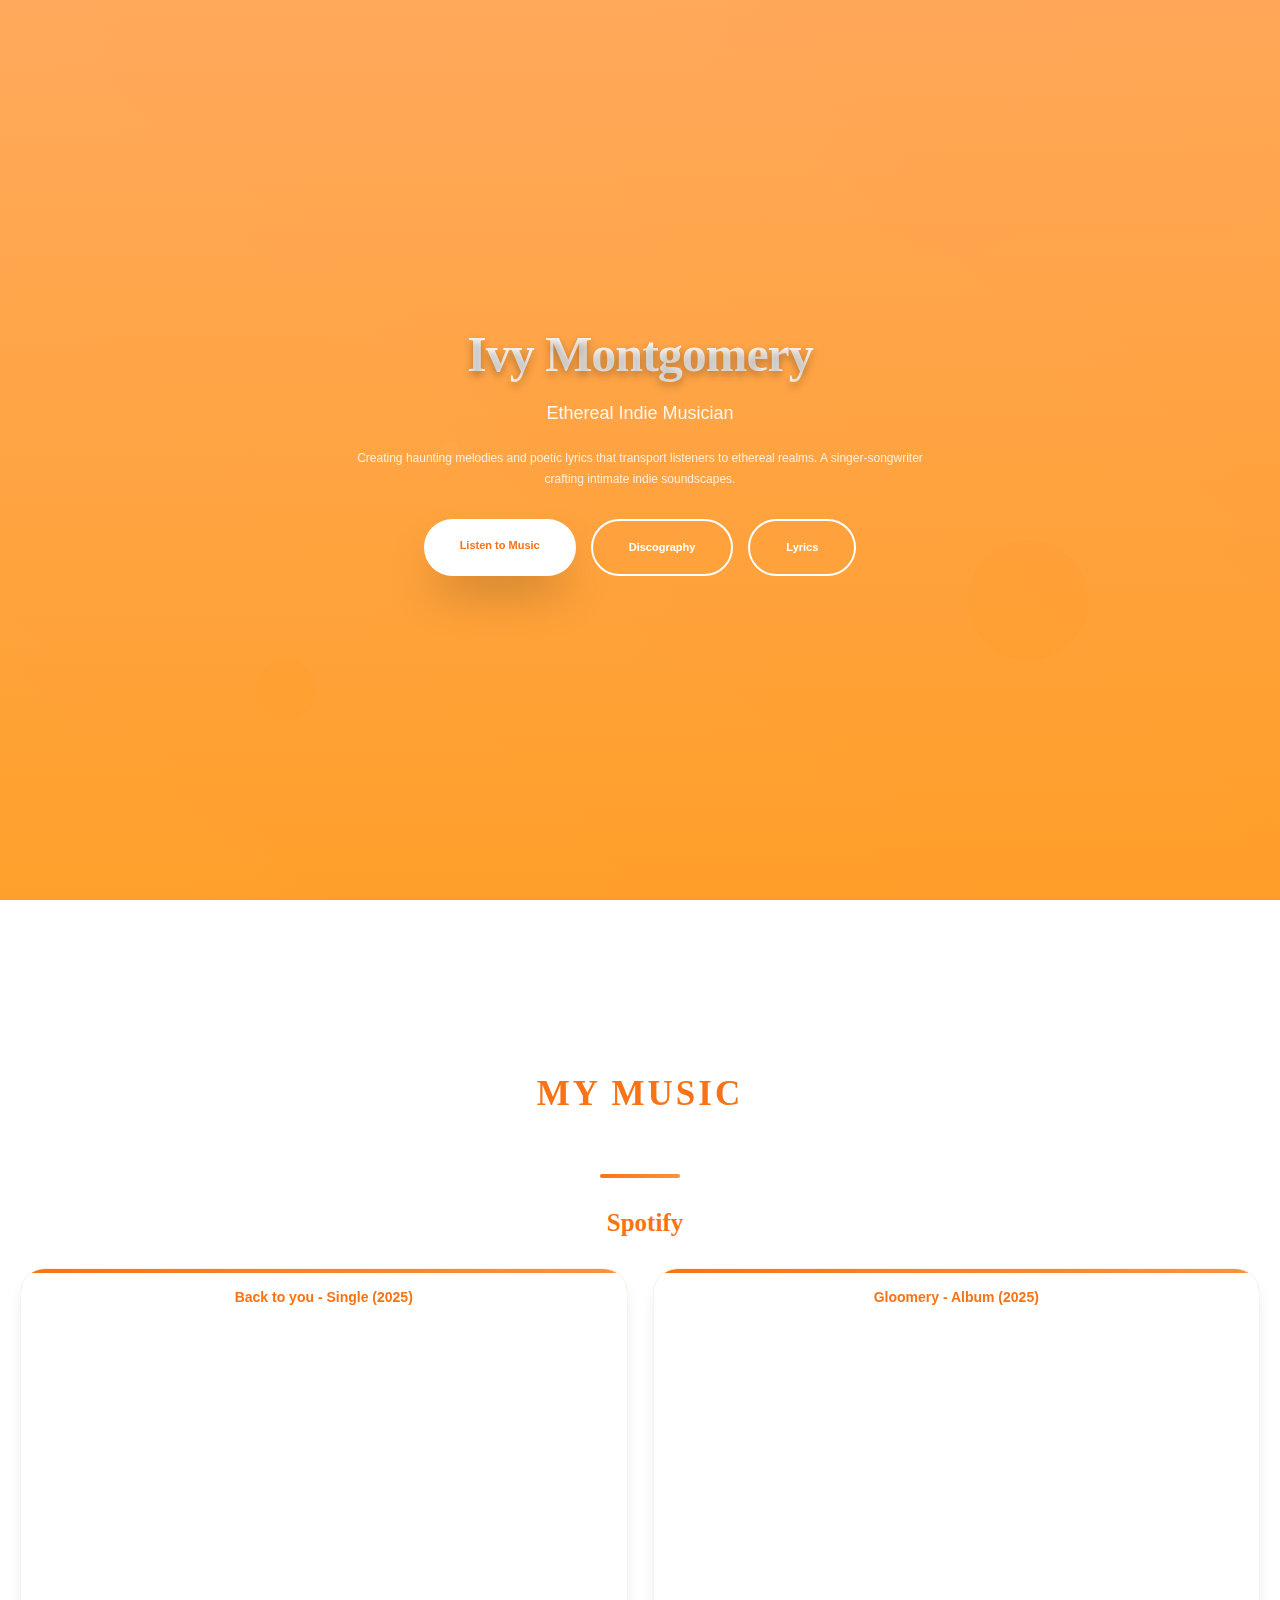
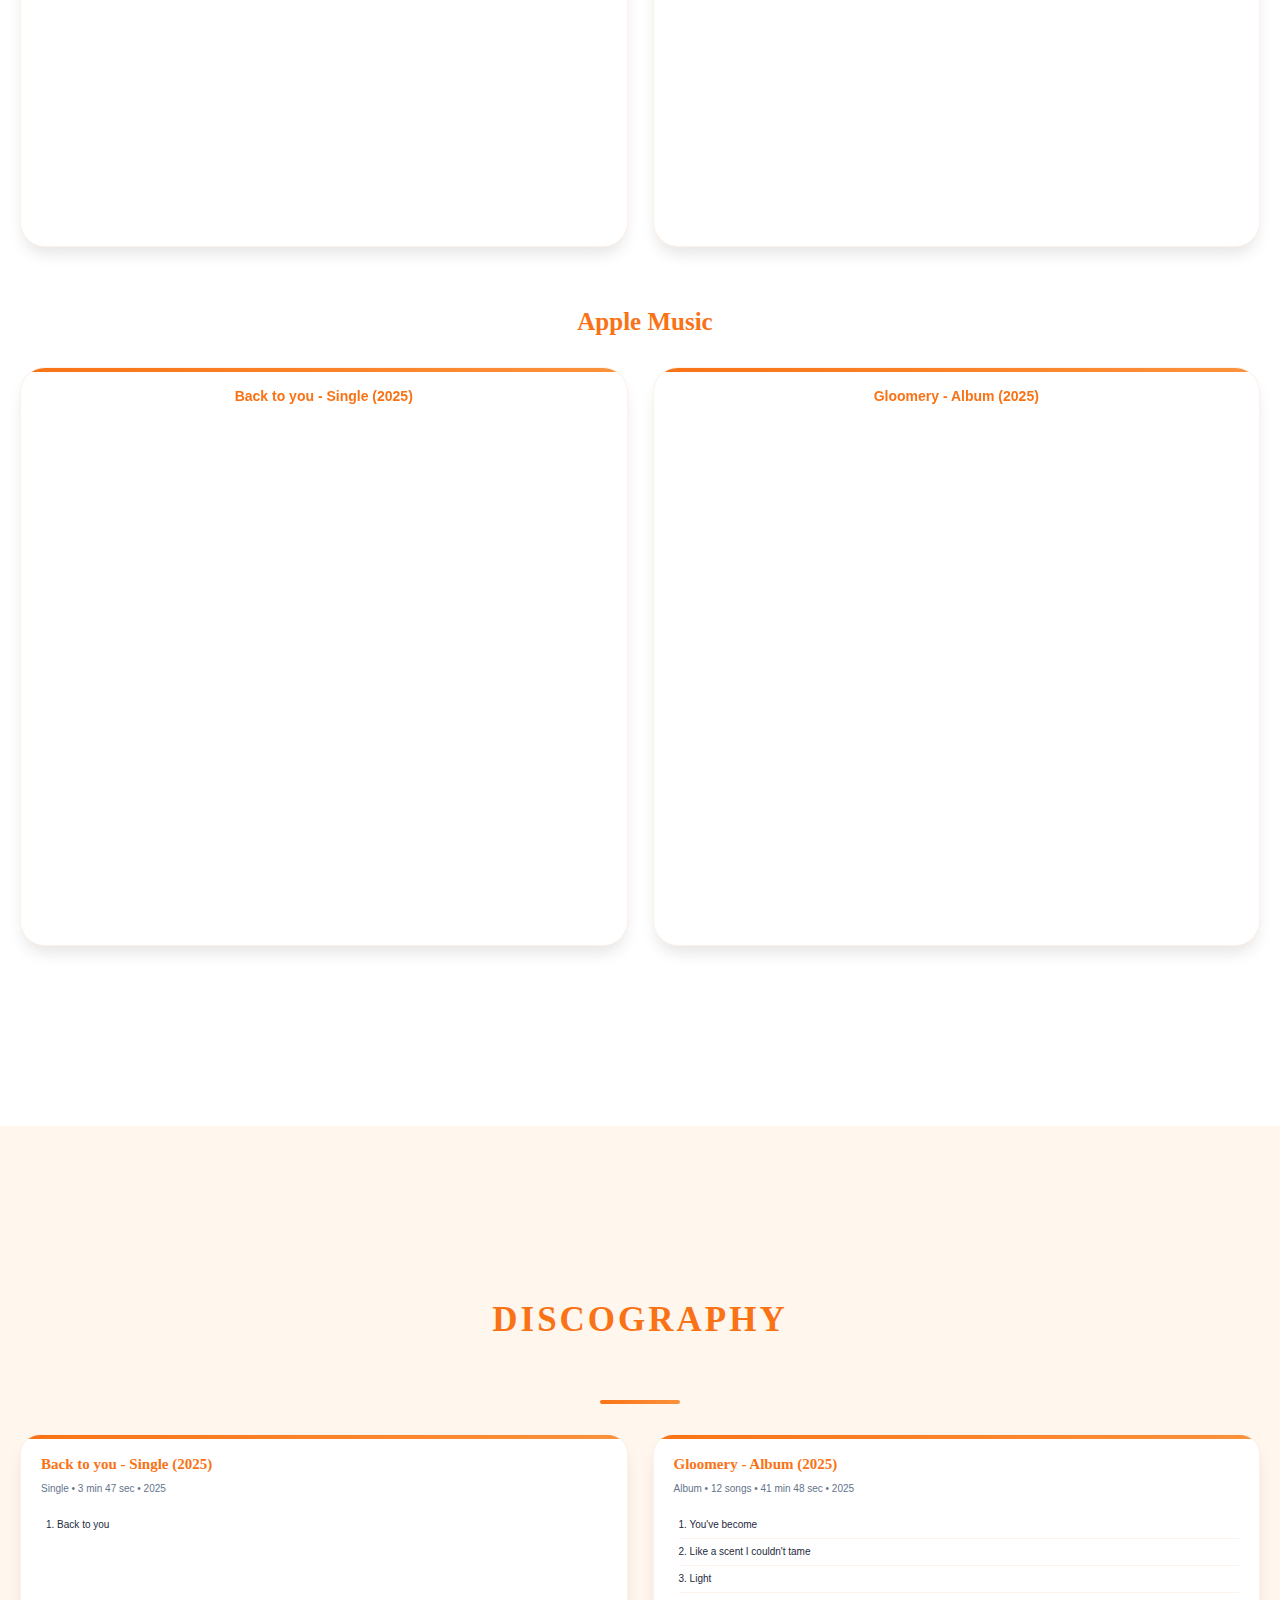
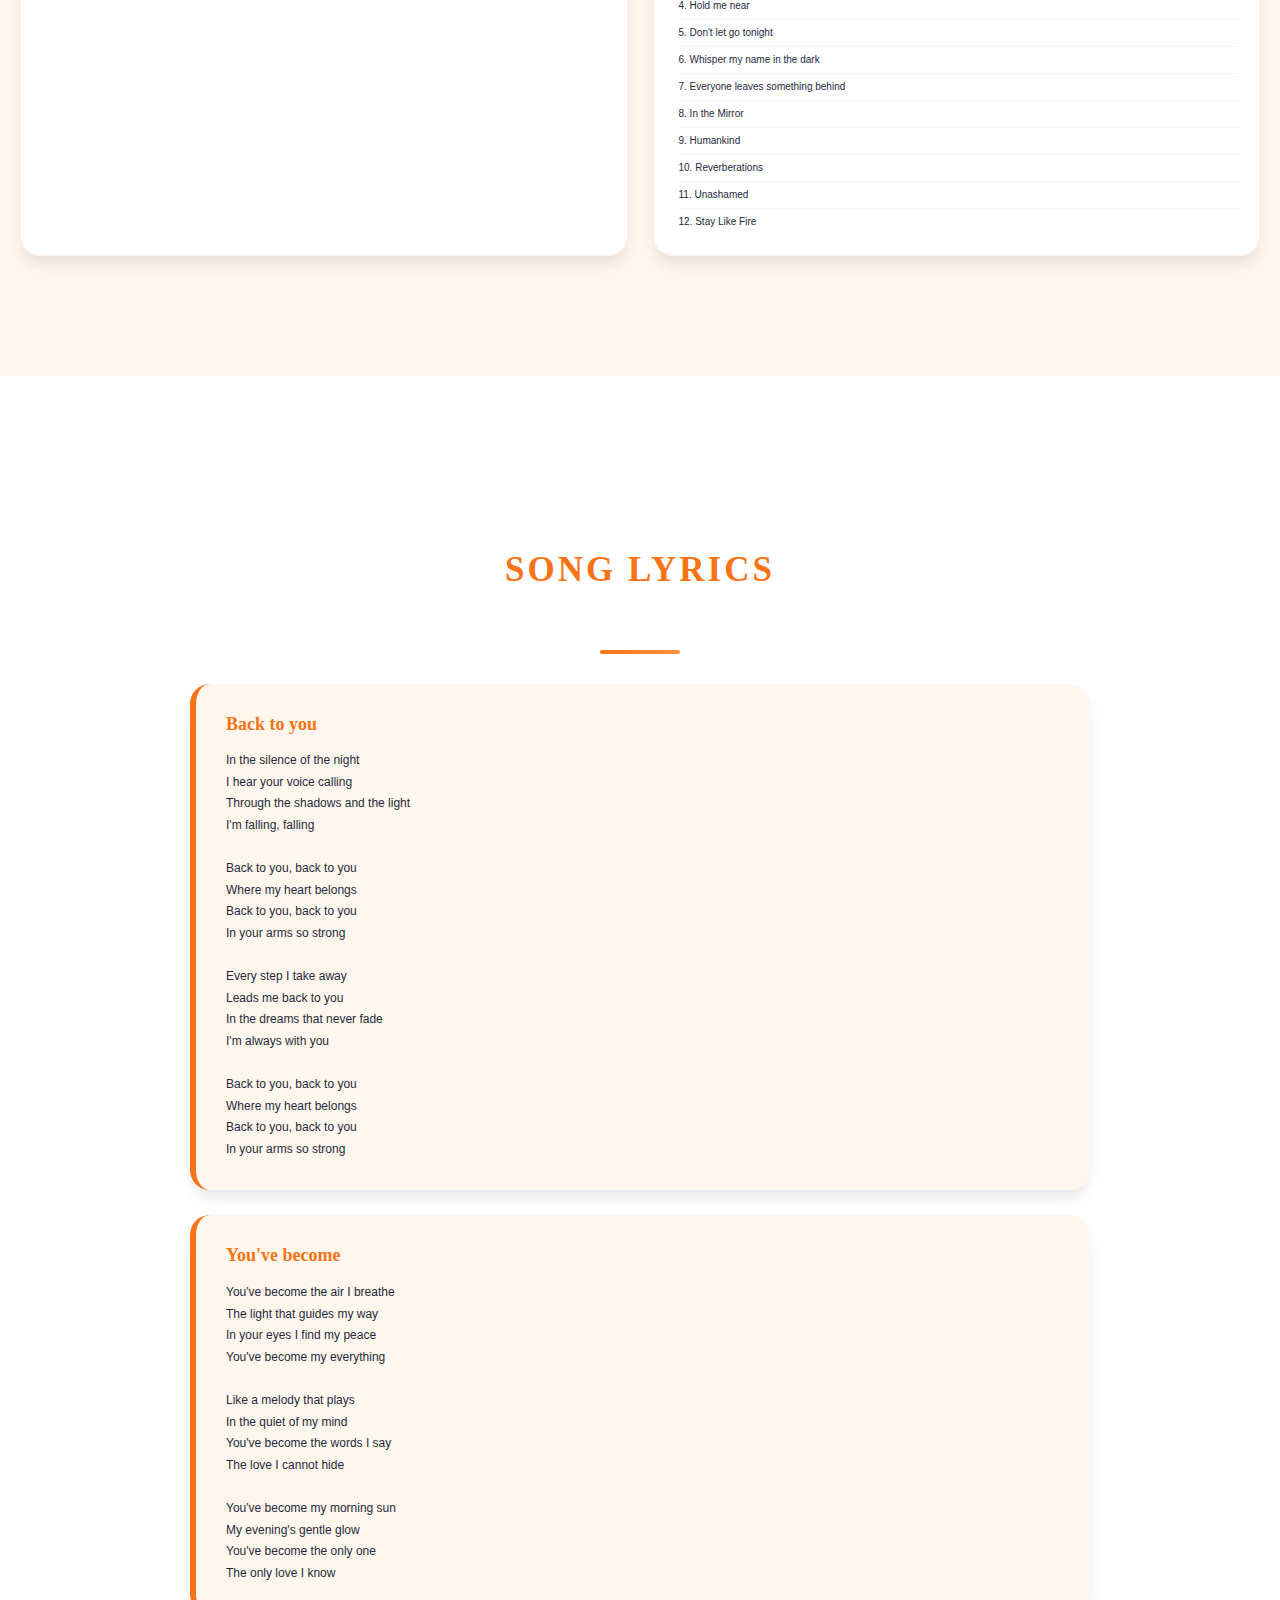
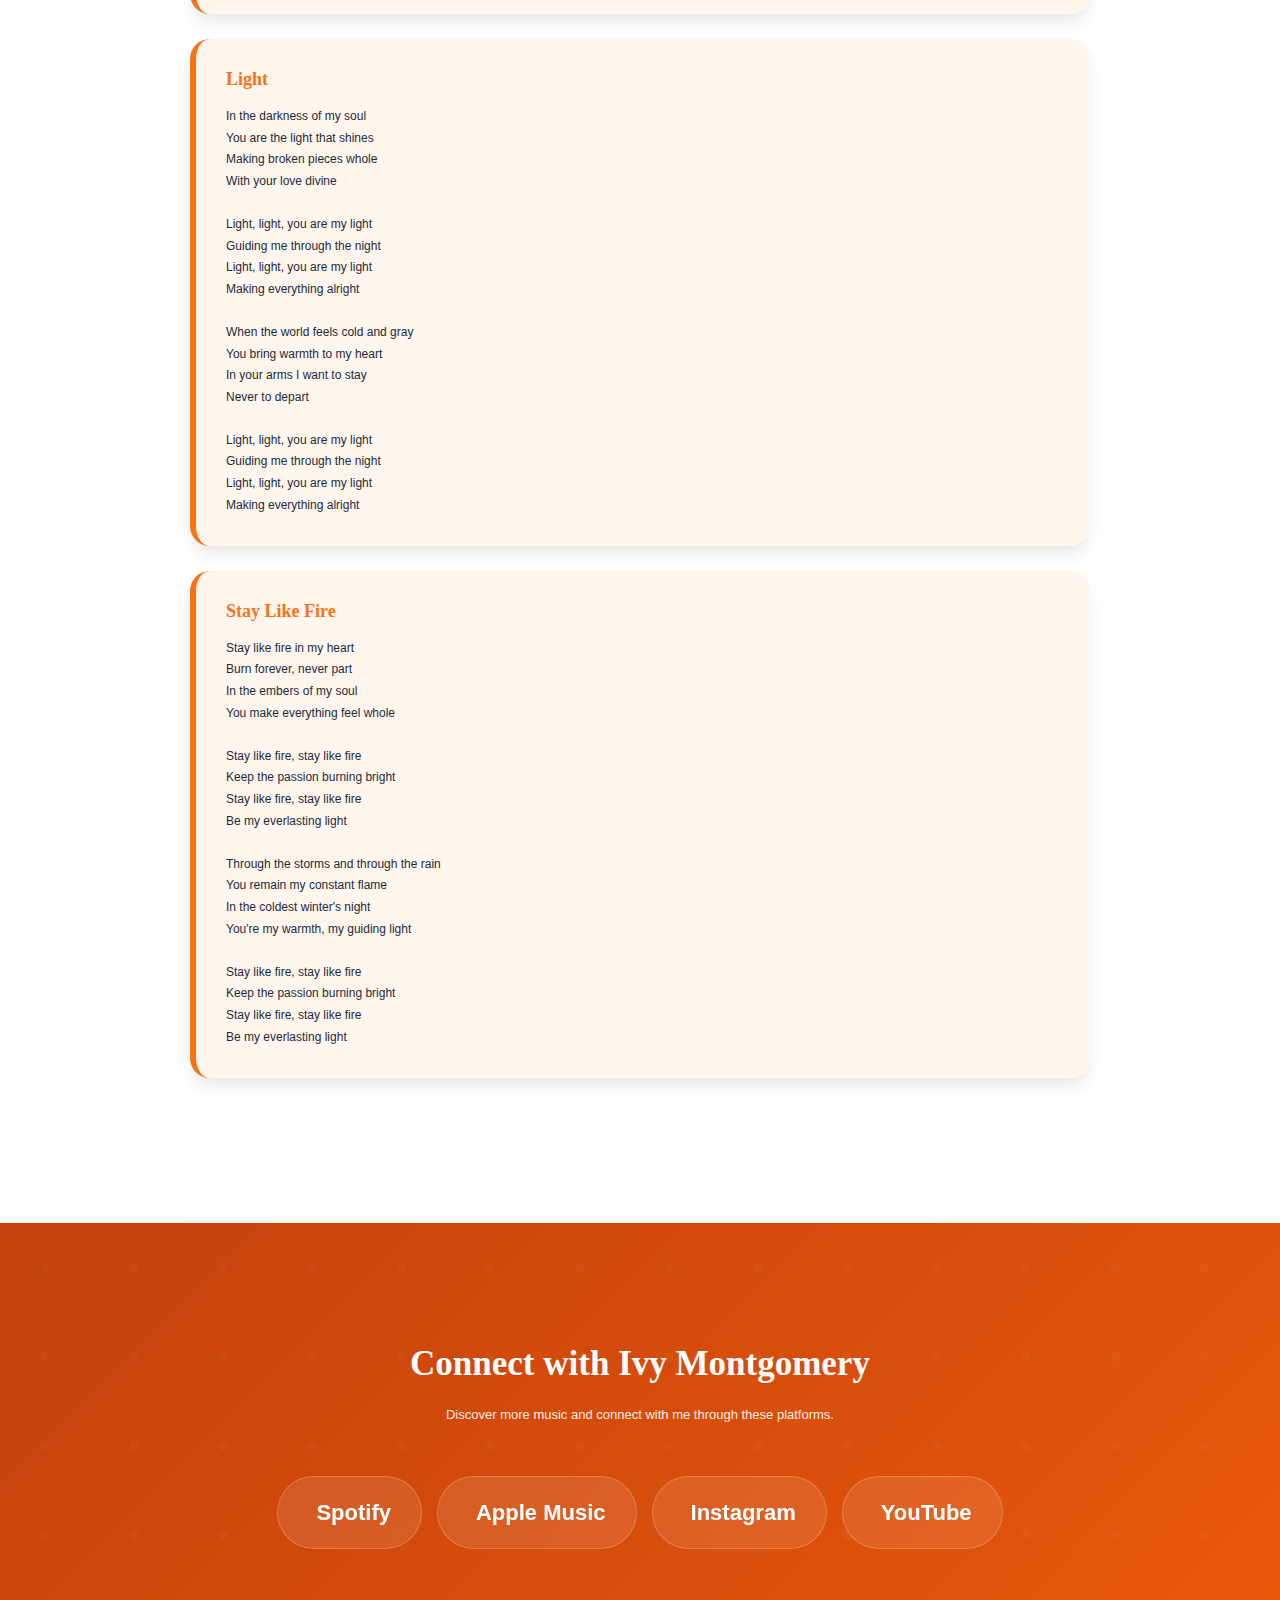
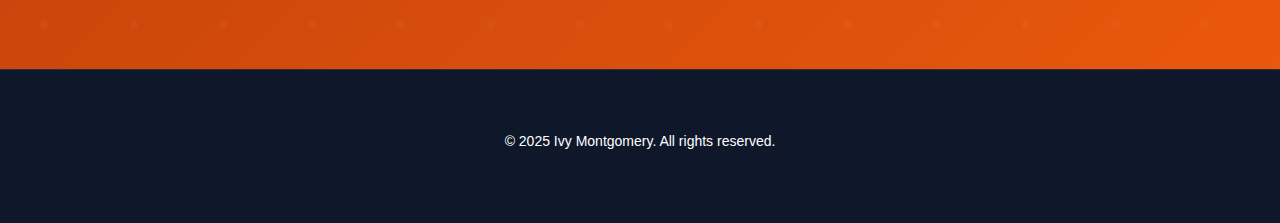
<file: Developer/IvyMontgomery.html>
<!doctype html>
<html lang="en">
<head>
    <title>Ivy Montgomery | Musician</title>
    <meta charset="utf-8"/>
    <meta name="viewport" content="width=device-width, initial-scale=1, maximum-scale=5, user-scalable=yes"/>
    <meta name="theme-color" content="#f97316"/>
    <meta name="description" content="Ivy Montgomery - Singer-songwriter creating ethereal indie music with haunting melodies and poetic lyrics."/>
    <meta name="keywords" content="Ivy Montgomery, Musician, Singer, Songwriter, Indie Music, Ethereal, Gloomery, Back to you"/>
    <meta name="author" content="Ivy Montgomery"/>
    
    <!-- Open Graph Meta Tags for Social Media -->
    <meta property="og:title" content="Ivy Montgomery | Musician"/>
    <meta property="og:description" content="Singer-songwriter creating ethereal indie music with haunting melodies and poetic lyrics."/>
    <meta property="og:type" content="website"/>
    <meta property="og:url" content="https://oguzhanbilgin.com/IvyMontgomery"/>
    <meta property="og:image" content="https://oguzhanbilgin.com/assets/images/ProfilePicture.png"/>
    
    <!-- Twitter Card Meta Tags -->
    <meta name="twitter:card" content="summary_large_image"/>
    <meta name="twitter:title" content="Ivy Montgomery | Musician"/>
    <meta name="twitter:description" content="Singer-songwriter creating ethereal indie music with haunting melodies and poetic lyrics."/>
    <meta name="twitter:image" content="https://oguzhanbilgin.com/assets/images/ProfilePicture.png"/>
    
    <!-- Mobile App Meta Tags -->
    <meta name="mobile-web-app-capable" content="yes"/>
    <meta name="apple-mobile-web-app-capable" content="yes"/>
    <meta name="apple-mobile-web-app-status-bar-style" content="black-translucent"/>
    <meta name="apple-mobile-web-app-title" content="Ivy Montgomery"/>
    
    <!-- Favicon and Icons -->
    <link rel="icon" href="/favicon.ico"/>
    <link rel="apple-touch-icon" href="./assets/images/ProfilePicture.png"/>
    
    <!-- Manifest for PWA -->
    <link rel="manifest" href="/manifest.json"/>
    
    <!-- External Stylesheets -->
    <link rel="stylesheet" href="https://cdnjs.cloudflare.com/ajax/libs/devicon/2.14.0/devicon.min.css">
    <link rel="stylesheet" href="https://cdnjs.cloudflare.com/ajax/libs/font-awesome/6.4.0/css/all.min.css" integrity="sha512-iecdLmaskl7CVkqkXNQ/ZH/XLlvWZOJyj7Yy7tcenmpD1ypASozpmT/E0iPtmFIB46ZmdtAc9eNBvH0H/ZpiBw==" crossorigin="anonymous" referrerpolicy="no-referrer"/>
    
    <!-- Main Stylesheet -->
    <link href="/assets/css/main.5f76c29b.css" rel="stylesheet">
    
    <!-- Mobile Optimizations -->
    <link href="/assets/css/mobile.css" rel="stylesheet">
    
    <!-- Preload Critical Resources -->
    <link rel="preload" href="/assets/css/main.5f76c29b.css" as="style">
    
    <style>
        @import url('https://fonts.googleapis.com/css2?family=Inter:wght@300;400;500;600;700;800;900&family=Playfair+Display:wght@400;500;600;700;800;900&display=swap');
        
        :root {
            --primary-color: #f97316;
            --secondary-color: #fb923c;
            --accent-color: #fed7aa;
            --bg-dark: #0f172a;
            --bg-light: #fff7ed;
            --text-primary: #1e293b;
            --text-light: #64748b;
            --gradient: linear-gradient(135deg, #f97316 0%, #fb923c 100%);
            --gradient-dark: linear-gradient(135deg, #c2410c 0%, #ea580c 100%);
            --shadow-light: 0 4px 6px -1px rgba(0, 0, 0, 0.1);
            --shadow-medium: 0 10px 15px -3px rgba(0, 0, 0, 0.1);
            --shadow-large: 0 25px 50px -12px rgba(0, 0, 0, 0.25);
        }

        /* Smooth Scrolling */
        html {
            scroll-behavior: auto; /* Disable default smooth scroll */
            scroll-padding-top: 100px;
        }

        /* Smooth scroll with custom easing */
        .smooth-scroll {
            scroll-behavior: smooth;
        }

        /* Custom scroll animation */
        @keyframes smoothScroll {
            from {
                transform: translateY(0);
            }
            to {
                transform: translateY(-100px);
            }
        }

        body {
            font-family: 'Inter', -apple-system, BlinkMacSystemFont, 'Segoe UI', Roboto, sans-serif;
            line-height: 1.6;
            color: var(--text-primary);
            background: var(--bg-light);
            overflow-x: hidden;
        }

        .container {
            max-width: 1400px;
            margin: 0 auto;
            padding: 0 20px;
        }

        /* Animated Background */
        .animated-bg {
            position: fixed;
            top: 0;
            left: 0;
            width: 100%;
            height: 100%;
            z-index: -1;
            background: linear-gradient(45deg, #fff7ed, #ffedd5, #fed7aa, #fdba74);
            background-size: 400% 400%;
            animation: gradientShift 15s ease infinite;
        }

        @keyframes gradientShift {
            0% { background-position: 0% 50%; }
            50% { background-position: 100% 50%; }
            100% { background-position: 0% 50%; }
        }

        /* Floating Elements */
        .floating-element {
            position: absolute;
            border-radius: 50%;
            background: rgba(249, 115, 22, 0.1);
            animation: float 6s ease-in-out infinite;
        }

        .floating-element:nth-child(1) {
            width: 80px;
            height: 80px;
            top: 20%;
            left: 10%;
            animation-delay: 0s;
        }

        .floating-element:nth-child(2) {
            width: 120px;
            height: 120px;
            top: 60%;
            right: 15%;
            animation-delay: 2s;
        }

        .floating-element:nth-child(3) {
            width: 60px;
            height: 60px;
            bottom: 20%;
            left: 20%;
            animation-delay: 4s;
        }

        @keyframes float {
            0%, 100% { transform: translateY(0px) rotate(0deg); }
            50% { transform: translateY(-20px) rotate(180deg); }
        }

        /* Header Section */
        .header {
            background: linear-gradient(rgba(255, 153, 64, 0.8), rgba(255, 140, 0, 0.8)), url('assets/images/ivy-montgomery-banner.svg');
            background-size: cover;
            background-position: center;
            background-attachment: fixed;
            color: white;
            padding: 120px 0;
            text-align: center;
            position: relative;
            overflow: hidden;
            min-height: 100vh;
            display: flex;
            align-items: center;
        }

        .header::before {
            content: '';
            position: absolute;
            top: 0;
            left: 0;
            right: 0;
            bottom: 0;
            background: url('data:image/svg+xml,<svg xmlns="http://www.w3.org/2000/svg" viewBox="0 0 100 100"><defs><pattern id="grain" width="100" height="100" patternUnits="userSpaceOnUse"><circle cx="50" cy="50" r="1" fill="white" opacity="0.1"/></pattern></defs><rect width="100" height="100" fill="url(%23grain)"/></svg>');
            opacity: 0.3;
        }

        .header-content {
            position: relative;
            z-index: 2;
            max-width: 800px;
            margin: 0 auto;
        }

        .banner-image {
            width: 100%;
            max-width: 600px;
            height: auto;
            margin-bottom: 2rem;
            border-radius: 20px;
            box-shadow: var(--shadow-large);
            animation: fadeInUp 1s ease-out 0.1s both;
        }

        .artist-name {
            font-family: 'Playfair Display', serif;
            font-size: 5rem;
            font-weight: 800;
            margin-bottom: 1.5rem;
            text-shadow: 0 4px 8px rgba(0, 0, 0, 0.3);
            letter-spacing: -0.02em;
            background: linear-gradient(45deg, #ffffff, #fff7ed);
            -webkit-background-clip: text;
            -webkit-text-fill-color: transparent;
            background-clip: text;
            animation: fadeInUp 1s ease-out;
        }

        .artist-subtitle {
            font-size: 1.8rem;
            font-weight: 300;
            margin-bottom: 2rem;
            opacity: 0.9;
            animation: fadeInUp 1s ease-out 0.2s both;
        }

        .artist-description {
            font-size: 1.2rem;
            max-width: 600px;
            margin: 0 auto 3rem;
            opacity: 0.8;
            line-height: 1.7;
            animation: fadeInUp 1s ease-out 0.4s both;
        }

        .cta-buttons {
            display: flex;
            gap: 1.5rem;
            justify-content: center;
            flex-wrap: wrap;
            animation: fadeInUp 1s ease-out 0.6s both;
        }

        .btn {
            padding: 18px 36px;
            border: none;
            border-radius: 50px;
            font-weight: 600;
            text-decoration: none;
            transition: all 0.3s ease;
            cursor: pointer;
            font-size: 1.1rem;
            position: relative;
            overflow: hidden;
        }

        .btn::before {
            content: '';
            position: absolute;
            top: 0;
            left: -100%;
            width: 100%;
            height: 100%;
            background: linear-gradient(90deg, transparent, rgba(255, 255, 255, 0.2), transparent);
            transition: left 0.5s;
        }

        .btn:hover::before {
            left: 100%;
        }

        .btn-primary {
            background: white;
            color: var(--primary-color);
            box-shadow: var(--shadow-large);
        }

        .btn-primary:hover {
            transform: translateY(-3px);
            box-shadow: 0 20px 40px rgba(0, 0, 0, 0.3);
        }

        .btn-secondary {
            background: transparent;
            color: white;
            border: 2px solid white;
            backdrop-filter: blur(10px);
        }

        .btn-secondary:hover {
            background: white;
            color: var(--primary-color);
            transform: translateY(-3px);
        }

        @keyframes fadeInUp {
            from {
                opacity: 0;
                transform: translateY(30px);
            }
            to {
                opacity: 1;
                transform: translateY(0);
            }
        }

        /* Music Players Section */
        .music-players {
            padding: 120px 0;
            background: white;
            position: relative;
        }

        .section-title {
            font-family: 'Playfair Display', serif;
            font-size: 3.5rem;
            font-weight: 700;
            text-align: center;
            margin-bottom: 4rem;
            color: var(--primary-color);
            position: relative;
        }

        .section-title::after {
            content: '';
            position: absolute;
            bottom: -10px;
            left: 50%;
            transform: translateX(-50%);
            width: 80px;
            height: 4px;
            background: var(--gradient);
            border-radius: 2px;
        }

        .player-section {
            margin-bottom: 6rem;
        }

        .player-title {
            font-family: 'Playfair Display', serif;
            font-size: 2.5rem;
            font-weight: 600;
            text-align: center;
            margin-bottom: 3rem;
            color: var(--primary-color);
            display: flex;
            align-items: center;
            justify-content: center;
            gap: 1rem;
        }

        .player-title i {
            font-size: 2rem;
        }

        .spotify-players-grid,
        .apple-players-grid {
            display: grid;
            grid-template-columns: repeat(auto-fit, minmax(400px, 1fr));
            gap: 2.5rem;
            margin-bottom: 4rem;
        }

        .spotify-player-item,
        .apple-player-item {
            background: white;
            border-radius: 25px;
            padding: 2rem;
            box-shadow: var(--shadow-medium);
            border: 1px solid rgba(249, 115, 22, 0.1);
            transition: all 0.3s ease;
            position: relative;
            overflow: hidden;
        }

        .spotify-player-item::before,
        .apple-player-item::before {
            content: '';
            position: absolute;
            top: 0;
            left: 0;
            right: 0;
            height: 4px;
            background: var(--gradient);
        }

        .spotify-player-item:hover,
        .apple-player-item:hover {
            transform: translateY(-8px);
            box-shadow: var(--shadow-large);
        }

        .spotify-player-title,
        .apple-player-title {
            font-size: 1.4rem;
            margin-bottom: 1.5rem;
            color: var(--primary-color);
            font-weight: 600;
            text-align: center;
        }

        .spotify-embed,
        .apple-music-embed {
            width: 100%;
            height: 500px;
            border-radius: 15px;
            border: none;
        }

        /* Discography Section */
        .discography {
            padding: 120px 0;
            background: var(--bg-light);
            position: relative;
        }

        .discography-content {
            display: grid;
            grid-template-columns: repeat(auto-fit, minmax(350px, 1fr));
            gap: 2.5rem;
            max-width: 1400px;
            margin: 0 auto;
        }

        .release-item {
            background: white;
            border-radius: 20px;
            padding: 2rem;
            box-shadow: var(--shadow-medium);
            border: 1px solid rgba(249, 115, 22, 0.1);
            transition: all 0.3s ease;
            position: relative;
            overflow: hidden;
        }

        .release-item::before {
            content: '';
            position: absolute;
            top: 0;
            left: 0;
            right: 0;
            height: 4px;
            background: var(--gradient);
        }

        .release-item:hover {
            transform: translateY(-5px);
            box-shadow: var(--shadow-large);
        }

        .release-title {
            font-family: 'Playfair Display', serif;
            font-size: 1.5rem;
            font-weight: 600;
            color: var(--primary-color);
            margin-bottom: 0.8rem;
        }

        .release-info {
            color: var(--text-light);
            font-size: 1rem;
            margin-bottom: 1.5rem;
            font-weight: 500;
        }

        .track-list {
            margin-left: 0.5rem;
        }

        .track-item {
            padding: 0.5rem 0;
            color: var(--text-primary);
            font-size: 1rem;
            font-weight: 500;
            border-bottom: 1px solid rgba(249, 115, 22, 0.1);
            transition: all 0.3s ease;
        }

        .track-item:last-child {
            border-bottom: none;
        }

        .track-item:hover {
            color: var(--primary-color);
            padding-left: 1rem;
        }

        /* Lyrics Section */
        .lyrics {
            padding: 120px 0;
            background: white;
        }

        .lyrics-content {
            max-width: 900px;
            margin: 0 auto;
        }

        .lyric-item {
            background: var(--bg-light);
            border-radius: 20px;
            padding: 3rem;
            margin-bottom: 2.5rem;
            box-shadow: var(--shadow-medium);
            border-left: 6px solid var(--primary-color);
            transition: all 0.3s ease;
        }

        .lyric-item:hover {
            transform: translateX(10px);
            box-shadow: var(--shadow-large);
        }

        .lyric-title {
            font-family: 'Playfair Display', serif;
            font-size: 1.8rem;
            font-weight: 600;
            color: var(--primary-color);
            margin-bottom: 1.5rem;
        }

        .lyric-text {
            font-size: 1.2rem;
            line-height: 1.8;
            color: var(--text-primary);
            white-space: pre-line;
            font-weight: 400;
        }

        /* Contact Section */
        .contact {
            padding: 120px 0;
            background: var(--gradient-dark);
            color: white;
            text-align: center;
            position: relative;
        }

        .contact::before {
            content: '';
            position: absolute;
            top: 0;
            left: 0;
            right: 0;
            bottom: 0;
            background: url('data:image/svg+xml,<svg xmlns="http://www.w3.org/2000/svg" viewBox="0 0 100 100"><defs><pattern id="dots" width="20" height="20" patternUnits="userSpaceOnUse"><circle cx="10" cy="10" r="1" fill="white" opacity="0.1"/></pattern></defs><rect width="100" height="100" fill="url(%23dots)"/></svg>');
            opacity: 0.3;
        }

        .contact-content {
            position: relative;
            z-index: 2;
        }

        .contact h2 {
            font-family: 'Playfair Display', serif;
            font-size: 3.5rem;
            font-weight: 700;
            margin-bottom: 2rem;
        }

        .contact p {
            font-size: 1.3rem;
            margin-bottom: 3rem;
            opacity: 0.9;
            max-width: 600px;
            margin-left: auto;
            margin-right: auto;
        }

        .social-links {
            display: flex;
            gap: 1.5rem;
            justify-content: center;
            flex-wrap: wrap;
        }

        .social-link {
            padding: 18px 30px;
            background: rgba(255, 255, 255, 0.1);
            color: white;
            text-decoration: none;
            border-radius: 50px;
            font-weight: 600;
            transition: all 0.3s ease;
            display: flex;
            align-items: center;
            gap: 0.8rem;
            backdrop-filter: blur(10px);
            border: 1px solid rgba(255, 255, 255, 0.2);
        }

        .social-link:hover {
            transform: translateY(-3px);
            background: rgba(255, 255, 255, 0.2);
            box-shadow: 0 10px 30px rgba(0, 0, 0, 0.3);
        }

        /* Footer */
        .footer {
            background: var(--bg-dark);
            color: white;
            text-align: center;
            padding: 60px 0;
            border-top: 1px solid rgba(255, 255, 255, 0.1);
        }

        /* Responsive Design */
        @media (max-width: 768px) {
            .artist-name {
                font-size: 3rem;
            }

            .artist-subtitle {
                font-size: 1.4rem;
            }

            .section-title {
                font-size: 2.5rem;
            }

            .player-title {
                font-size: 2rem;
            }

            .banner-image {
                max-width: 400px;
                margin-bottom: 1.5rem;
            }

            .spotify-players-grid,
            .apple-players-grid {
                grid-template-columns: 1fr;
            }

            .spotify-embed,
            .apple-music-embed {
                height: 400px;
            }

            .discography-content {
                grid-template-columns: 1fr;
            }

            .cta-buttons {
                flex-direction: column;
                align-items: center;
            }

            .btn {
                width: 250px;
            }

            .header {
                padding: 80px 0;
                min-height: 80vh;
            }

            .music-players,
            .discography,
            .lyrics,
            .contact {
                padding: 80px 0;
            }
        }

        @media (max-width: 480px) {
            .artist-name {
                font-size: 2.5rem;
            }

            .section-title {
                font-size: 2rem;
            }

            .banner-image {
                max-width: 300px;
                margin-bottom: 1rem;
            }

            .spotify-embed,
            .apple-music-embed {
                height: 400px;
            }
        }
    </style>
</head>
<body data-theme="light">
    <div class="animated-bg"></div>
    <div class="floating-element"></div>
    <div class="floating-element"></div>
    <div class="floating-element"></div>

    <!-- Header Section -->
    <header class="header">
        <div class="container">
            <div class="header-content">
                <h1 class="artist-name">Ivy Montgomery</h1>
                <p class="artist-subtitle">Ethereal Indie Musician</p>
                <p class="artist-description">
                    Creating haunting melodies and poetic lyrics that transport listeners to ethereal realms. 
                    A singer-songwriter crafting intimate indie soundscapes.
                </p>
                <div class="cta-buttons">
                    <a href="#music" class="btn btn-primary">
                        <i class="fas fa-music"></i>
                        Listen to Music
                    </a>
                    <a href="#discography" class="btn btn-secondary">
                        <i class="fas fa-compact-disc"></i>
                        Discography
                    </a>
                    <a href="#lyrics" class="btn btn-secondary">
                        <i class="fas fa-quote-left"></i>
                        Lyrics
                    </a>
                </div>
            </div>
        </div>
    </header>

    <!-- Music Players Section -->
    <section id="music" class="music-players">
        <div class="container">
            <h2 class="section-title">My Music</h2>
            
            <!-- Spotify Players -->
            <div class="player-section">
                <h3 class="player-title">
                    <i class="fab fa-spotify"></i>
                    Spotify
                </h3>
                
                <div class="spotify-players-grid">
                    <!-- Back to you - Single (Latest) -->
                    <div class="spotify-player-item">
                        <h4 class="spotify-player-title">Back to you - Single (2025)</h4>
                        <iframe 
                            src="https://open.spotify.com/embed/album/4r6Ph0aC64GbzVjsZlXoLj?utm_source=generator" 
                            class="spotify-embed"
                            allow="autoplay; clipboard-write; encrypted-media; fullscreen; picture-in-picture" 
                            loading="lazy">
                        </iframe>
                    </div>

                    <!-- Gloomery - Album -->
                    <div class="spotify-player-item">
                        <h4 class="spotify-player-title">Gloomery - Album (2025)</h4>
                        <iframe 
                            src="https://open.spotify.com/embed/album/5pZP8zGUUICg29TEfbwf7L?utm_source=generator" 
                            class="spotify-embed"
                            allow="autoplay; clipboard-write; encrypted-media; fullscreen; picture-in-picture" 
                            loading="lazy">
                        </iframe>
                    </div>
                </div>
            </div>

            <!-- Apple Music Players -->
            <div class="player-section">
                <h3 class="player-title">
                    <i class="fab fa-apple"></i>
                    Apple Music 
                </h3>
                
                <div class="apple-players-grid">
                    <!-- Back to you - Single (Latest) -->
                    <div class="apple-player-item">
                        <h4 class="apple-player-title">Back to you - Single (2025)</h4>
                        <iframe 
                            src="https://embed.music.apple.com/us/album/back-to-you-single/1843898984"
                            class="apple-music-embed"
                            allow="autoplay; clipboard-write; encrypted-media; fullscreen; picture-in-picture" 
                            loading="lazy">
                        </iframe>
                    </div>

                    <!-- Gloomery - Album -->
                    <div class="apple-player-item">
                        <h4 class="apple-player-title">Gloomery - Album (2025)</h4>
                        <iframe 
                            src="https://embed.music.apple.com/us/album/gloomery/1843768673"
                            class="apple-music-embed"
                            allow="autoplay; clipboard-write; encrypted-media; fullscreen; picture-in-picture" 
                            loading="lazy">
                        </iframe>
                    </div>
                </div>
            </div>
        </div>
    </section>

    <!-- Discography Section -->
    <section id="discography" class="discography">
        <div class="container">
            <h2 class="section-title">Discography</h2>
            
            <div class="discography-content">
                <!-- Back to you - Single (Latest) -->
                <div class="release-item">
                    <h3 class="release-title">Back to you - Single (2025)</h3>
                    <p class="release-info">Single • 3 min 47 sec • 2025</p>
                    <div class="track-list">
                        <div class="track-item">1. Back to you</div>
                    </div>
                </div>

                <!-- Gloomery - Album -->
                <div class="release-item">
                    <h3 class="release-title">Gloomery - Album (2025)</h3>
                    <p class="release-info">Album • 12 songs • 41 min 48 sec • 2025</p>
                    <div class="track-list">
                        <div class="track-item">1. You've become</div>
                        <div class="track-item">2. Like a scent I couldn't tame</div>
                        <div class="track-item">3. Light</div>
                        <div class="track-item">4. Hold me near</div>
                        <div class="track-item">5. Don't let go tonight</div>
                        <div class="track-item">6. Whisper my name in the dark</div>
                        <div class="track-item">7. Everyone leaves something behind</div>
                        <div class="track-item">8. In the Mirror</div>
                        <div class="track-item">9. Humankind</div>
                        <div class="track-item">10. Reverberations</div>
                        <div class="track-item">11. Unashamed</div>
                        <div class="track-item">12. Stay Like Fire</div>
                    </div>
                </div>
            </div>
        </div>
    </section>

    <!-- Lyrics Section -->
    <section id="lyrics" class="lyrics">
        <div class="container">
            <h2 class="section-title">Song Lyrics</h2>
            
            <div class="lyrics-content">
                <div class="lyric-item">
                    <h3 class="lyric-title">Back to you</h3>
                    <div class="lyric-text">In the silence of the night
I hear your voice calling
Through the shadows and the light
I'm falling, falling

Back to you, back to you
Where my heart belongs
Back to you, back to you
In your arms so strong

Every step I take away
Leads me back to you
In the dreams that never fade
I'm always with you

Back to you, back to you
Where my heart belongs
Back to you, back to you
In your arms so strong</div>
                </div>

                <div class="lyric-item">
                    <h3 class="lyric-title">You've become</h3>
                    <div class="lyric-text">You've become the air I breathe
The light that guides my way
In your eyes I find my peace
You've become my everything

Like a melody that plays
In the quiet of my mind
You've become the words I say
The love I cannot hide

You've become my morning sun
My evening's gentle glow
You've become the only one
The only love I know</div>
                </div>

                <div class="lyric-item">
                    <h3 class="lyric-title">Light</h3>
                    <div class="lyric-text">In the darkness of my soul
You are the light that shines
Making broken pieces whole
With your love divine

Light, light, you are my light
Guiding me through the night
Light, light, you are my light
Making everything alright

When the world feels cold and gray
You bring warmth to my heart
In your arms I want to stay
Never to depart

Light, light, you are my light
Guiding me through the night
Light, light, you are my light
Making everything alright</div>
                </div>

                <div class="lyric-item">
                    <h3 class="lyric-title">Stay Like Fire</h3>
                    <div class="lyric-text">Stay like fire in my heart
Burn forever, never part
In the embers of my soul
You make everything feel whole

Stay like fire, stay like fire
Keep the passion burning bright
Stay like fire, stay like fire
Be my everlasting light

Through the storms and through the rain
You remain my constant flame
In the coldest winter's night
You're my warmth, my guiding light

Stay like fire, stay like fire
Keep the passion burning bright
Stay like fire, stay like fire
Be my everlasting light</div>
                </div>
            </div>
        </div>
    </section>

    <!-- Contact Section -->
    <section id="contact" class="contact">
        <div class="container">
            <div class="contact-content">
                <h2>Connect with Ivy Montgomery</h2>
                <p>Discover more music and connect with me through these platforms.</p>
                
                <div class="social-links">
                    <a href="https://open.spotify.com/artist/ivymontgomery" target="_blank" class="social-link">
                        <i class="fab fa-spotify"></i>
                        Spotify
                    </a>
                    <a href="https://music.apple.com/artist/ivymontgomery" target="_blank" class="social-link">
                        <i class="fab fa-apple"></i>
                        Apple Music
                    </a>
                    <a href="https://instagram.com/ivymontgomery" target="_blank" class="social-link">
                        <i class="fab fa-instagram"></i>
                        Instagram
                    </a>
                    <a href="https://youtube.com/@ivymontgomery" target="_blank" class="social-link">
                        <i class="fab fa-youtube"></i>
                        YouTube
                    </a>
                </div>
            </div>
        </div>
    </section>

    <!-- Footer -->
    <footer class="footer">
        <div class="container">
            <p>&copy; 2025 Ivy Montgomery. All rights reserved.</p>
        </div>
    </footer>
    
    <!-- Scripts -->
    <script src="https://code.iconify.design/1/1.0.7/iconify.min.js"></script>
    <script src="/assets/js/mobile.js"></script>
    
    <!-- Mobile Touch Events Support -->
    <script>
        // Prevent zoom on double tap for iOS
        let lastTouchEnd = 0;
        document.addEventListener('touchend', function (event) {
            const now = (new Date()).getTime();
            if (now - lastTouchEnd <= 300) {
                event.preventDefault();
            }
            lastTouchEnd = now;
        }, false);
        
        // Add mobile class to body for CSS targeting
        if (/Android|webOS|iPhone|iPad|iPod|BlackBerry|IEMobile|Opera Mini/i.test(navigator.userAgent)) {
            document.body.classList.add('mobile-device');
        }
        
            // Register Service Worker - Override CRA default
            if ('serviceWorker' in navigator) {
                window.addEventListener('load', function() {
                    // Prevent CRA default service worker registration
                    window.addEventListener('beforeunload', function() {
                        // This prevents CRA from registering its default service worker
                    });
                    
                    navigator.serviceWorker.register('/service-worker.js')
                        .then(function(registration) {
                            
                            // Handle service worker updates silently
                            registration.addEventListener('updatefound', function() {
                                const newWorker = registration.installing;
                                newWorker.addEventListener('statechange', function() {
                                    if (newWorker.state === 'installed' && navigator.serviceWorker.controller) {
                                        // New content is available, but don't show CRA messages
                                        console.log('🔄 Portfolio: New content available - updating silently');
                                        newWorker.postMessage({ action: 'skipWaiting' });
                                    }
                                });
                            });
                        })
                        .catch(function(err) {
                            console.error('❌ Portfolio: Service Worker registration failed:', err);
                        });
                });
            } else {
                console.log('⚠️ Portfolio: Service Worker not supported in this browser');
            }
            
            // Override CRA service worker messages
            const originalConsoleLog = console.log;
            console.log = function(...args) {
                const message = args.join(' ');
                if (message.includes('This web app is being served cache-first by a service worker') || 
                    message.includes('https://bit.ly/CRA-PWA') ||
                    message.includes('New content is available and will be used when all tabs for this page are closed')) {
                    // Suppress CRA service worker messages
                    return;
                }
                originalConsoleLog.apply(console, args);
            };
        
        // Global URL interceptor to fix malformed image URLs
        function interceptImageRequests() {
            const originalCreateElement = document.createElement;
            document.createElement = function(tagName) {
                const element = originalCreateElement.call(this, tagName);
                if (tagName.toLowerCase() === 'img') {
                    const originalSetAttribute = element.setAttribute;
                    element.setAttribute = function(name, value) {
                        if (name === 'src' && typeof value === 'string') {
                            // Fix malformed image URLs
                            if (value.includes('/images//assets/images/')) {
                                value = value.replace('/images//assets/images/', '/assets/images/');
                            } else if (value.includes('/images/assets/images/')) {
                                value = value.replace('/images/assets/images/', '/assets/images/');
                            } else if (value.includes('/Developer/images//assets/images/')) {
                                value = value.replace('/Developer/images//assets/images/', '/assets/images/');
                            } else if (value.includes('/Developer/images/assets/images/')) {
                                value = value.replace('/Developer/images/assets/images/', '/assets/images/');
                            } else if (value.includes('/IvyMontgomery/images//assets/images/')) {
                                value = value.replace('/IvyMontgomery/images//assets/images/', '/assets/images/');
                            } else if (value.includes('/IvyMontgomery/images/assets/images/')) {
                                value = value.replace('/IvyMontgomery/images/assets/images/', '/assets/images/');
                            } else if (value.includes('/AtletikBezelye/images//assets/images/')) {
                                value = value.replace('/AtletikBezelye/images//assets/images/', '/assets/images/');
                            } else if (value.includes('/AtletikBezelye/images/assets/images/')) {
                                value = value.replace('/AtletikBezelye/images/assets/images/', '/assets/images/');
                            }
                        }
                        return originalSetAttribute.call(this, name, value);
                    };
                }
                return element;
            };
        }
        
        // Initialize URL interceptor
        interceptImageRequests();
            
        // Custom smooth scrolling with immediate response
        function smoothScrollTo(targetId) {
            const targetElement = document.querySelector(targetId);
            if (!targetElement) return;

            const startPosition = window.pageYOffset;
            const targetPosition = targetElement.offsetTop - 100;
            const distance = targetPosition - startPosition;
            const duration = 800; // Faster duration (0.8 seconds)
            let startTime = performance.now();

            function easeOutCubic(t) {
                return 1 - Math.pow(1 - t, 3);
            }

            function animation(currentTime) {
                const elapsed = currentTime - startTime;
                const progress = Math.min(elapsed / duration, 1);
                const ease = easeOutCubic(progress);
                
                window.scrollTo(0, startPosition + distance * ease);
                
                if (progress < 1) {
                    requestAnimationFrame(animation);
                }
            }

            requestAnimationFrame(animation);
        }

        // Add click handlers for smooth scrolling with immediate response
        document.addEventListener('DOMContentLoaded', function() {
            const buttons = document.querySelectorAll('a[href^="#"]');
            buttons.forEach(button => {
                button.addEventListener('click', function(e) {
                    e.preventDefault();
                    const targetId = this.getAttribute('href');
                    // Immediate response - no delay
                    smoothScrollTo(targetId);
                });
            });
        });
            
            // Welcome message for curious developers! 🎉
            setTimeout(() => {
            console.log('%c🎨 Welcome to Ivy Montgomery\'s Music Page!', 'color: #f97316; font-size: 18px; font-weight: bold;');
            console.log('%c🎵 Built with modern web technologies and lots of ☕', 'color: #fb923c; font-size: 14px;');
            console.log('%c🎯 Check out the beautiful animations and responsive design!', 'color: #64748b; font-size: 12px;');
            }, 1000);
    </script>
</body>
</html>
</file>
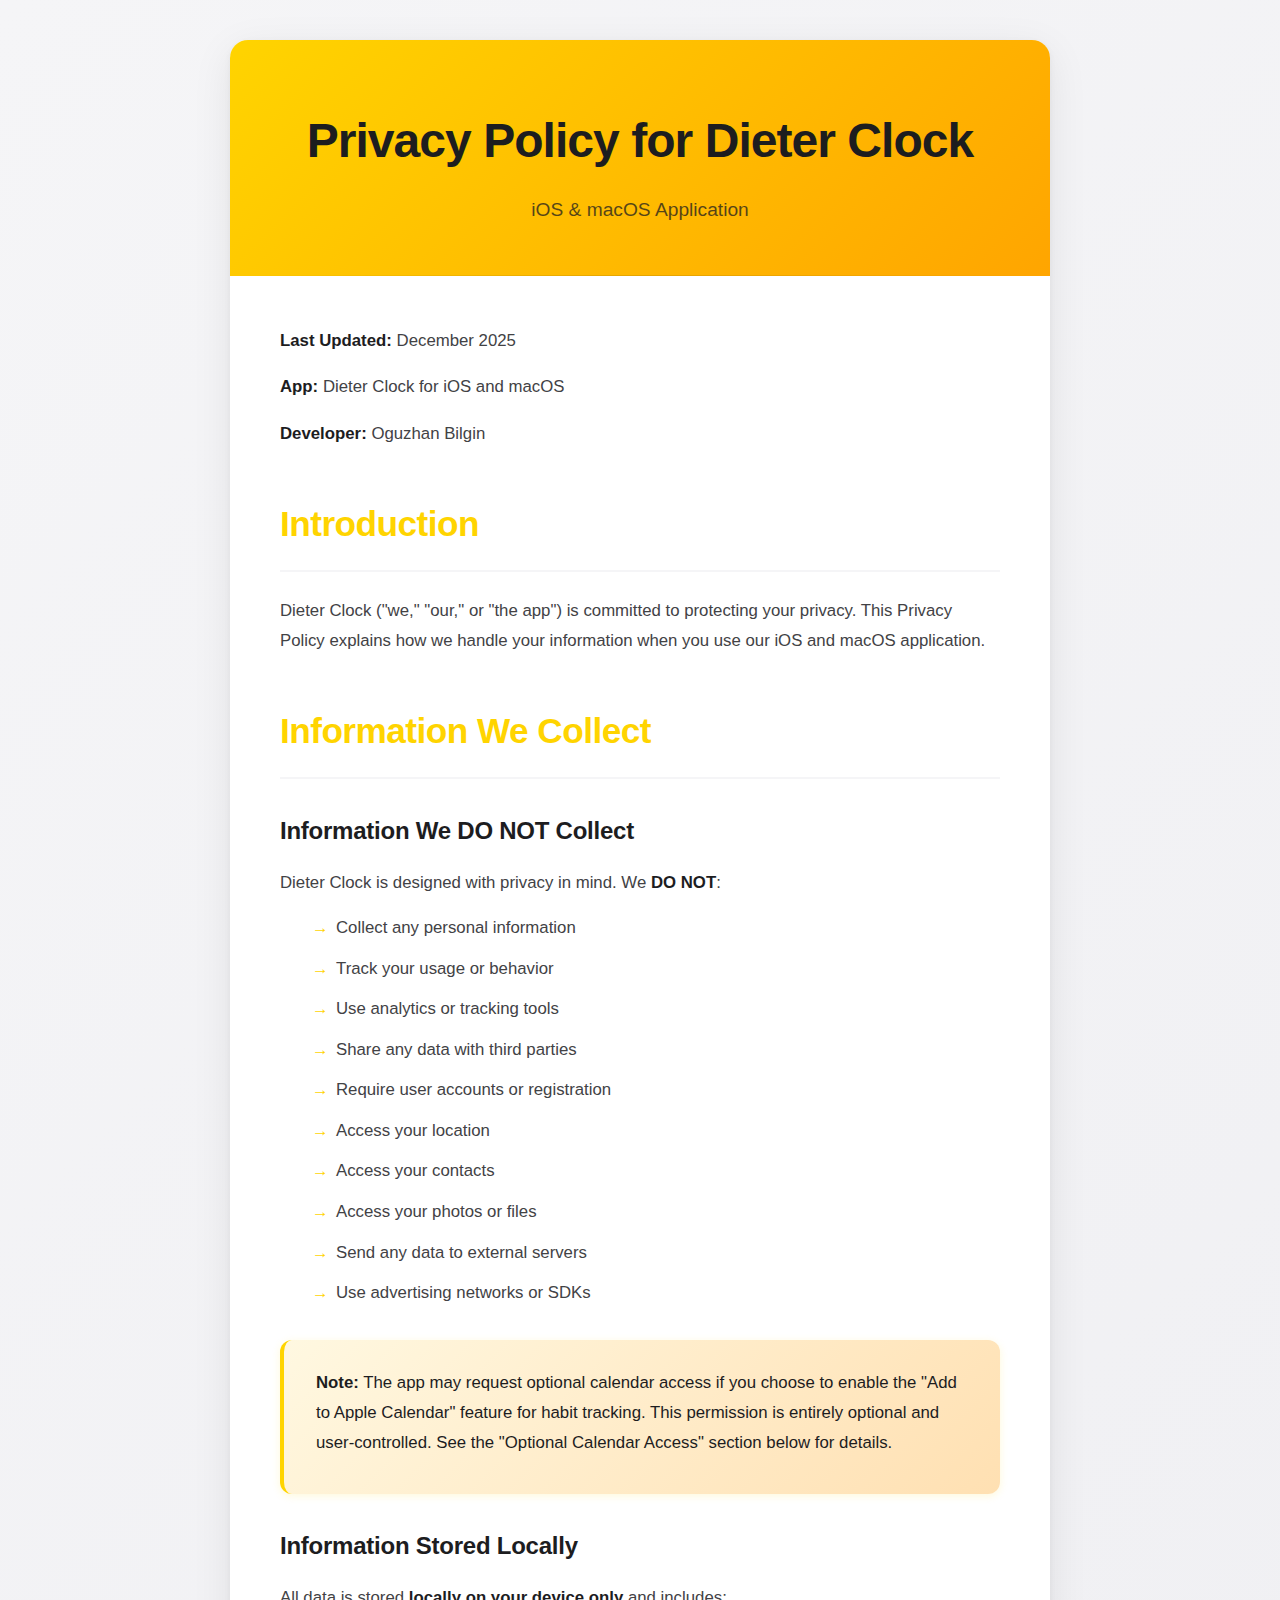
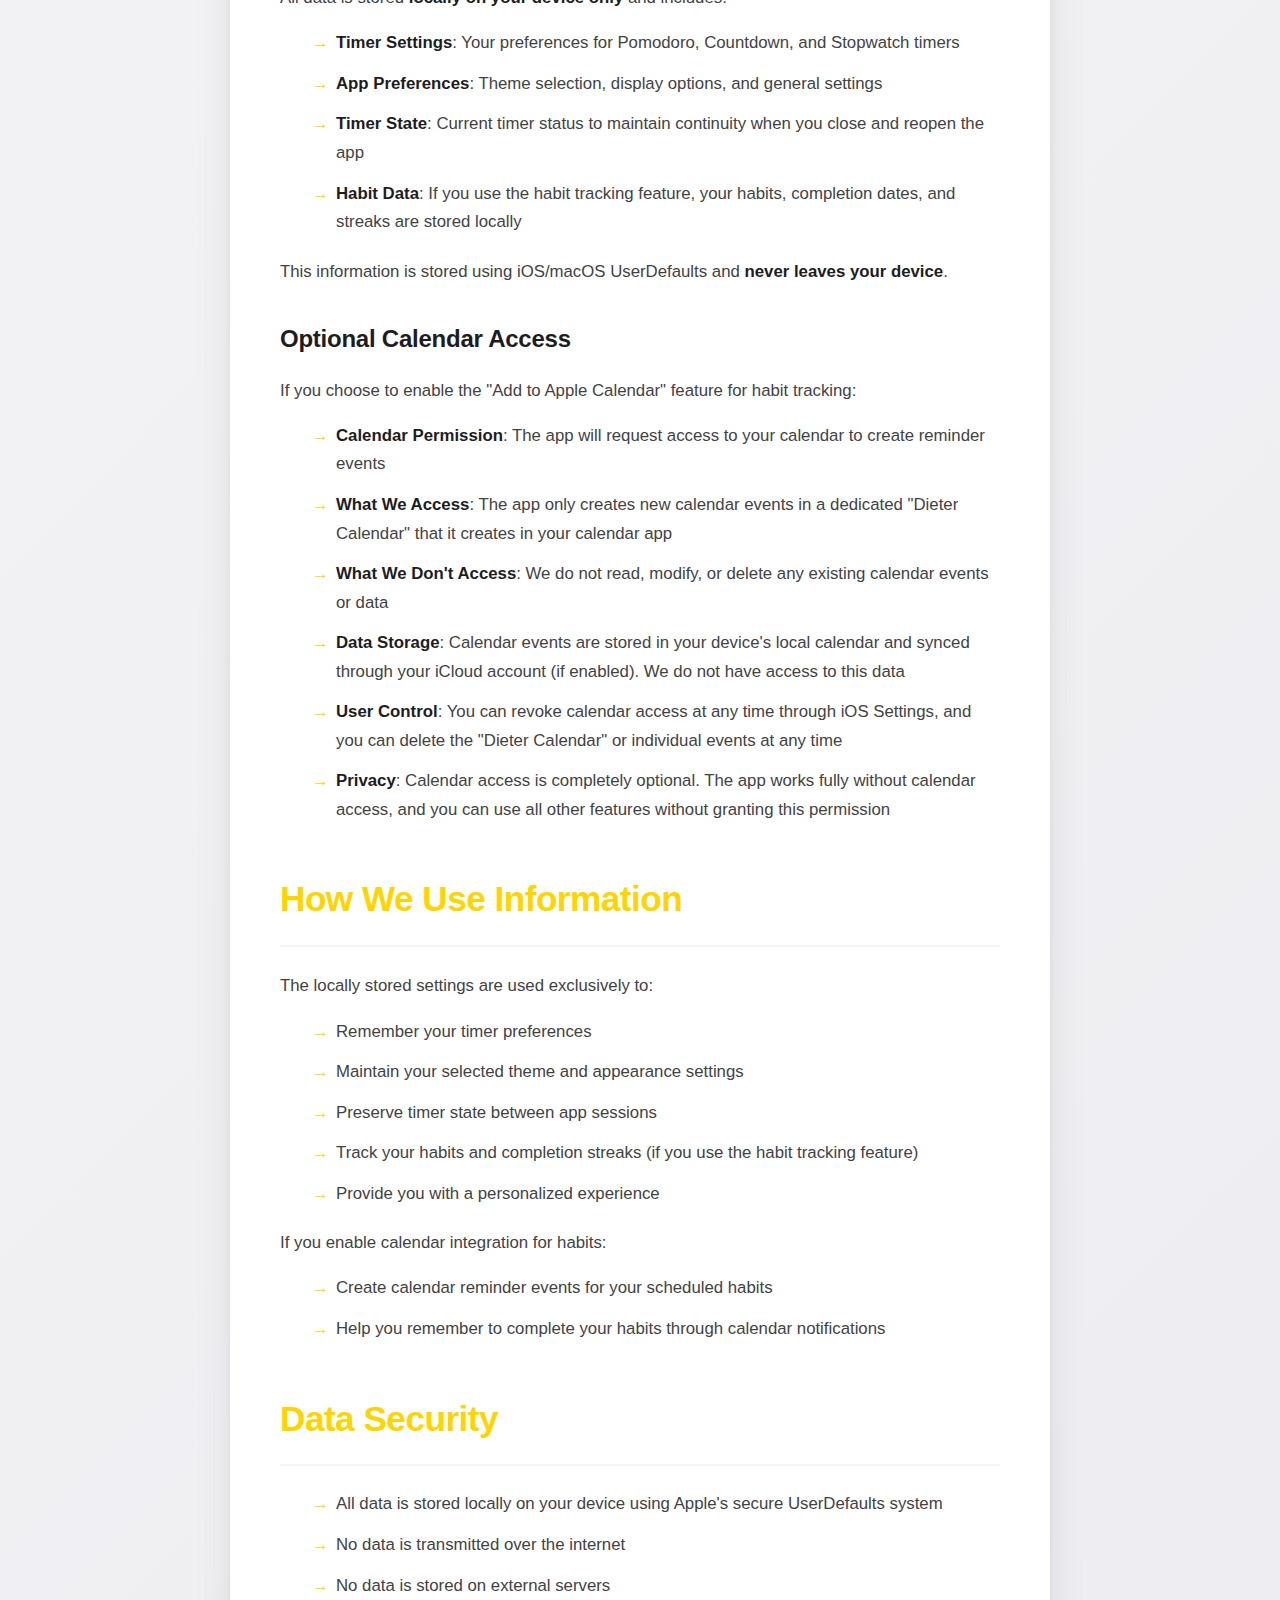
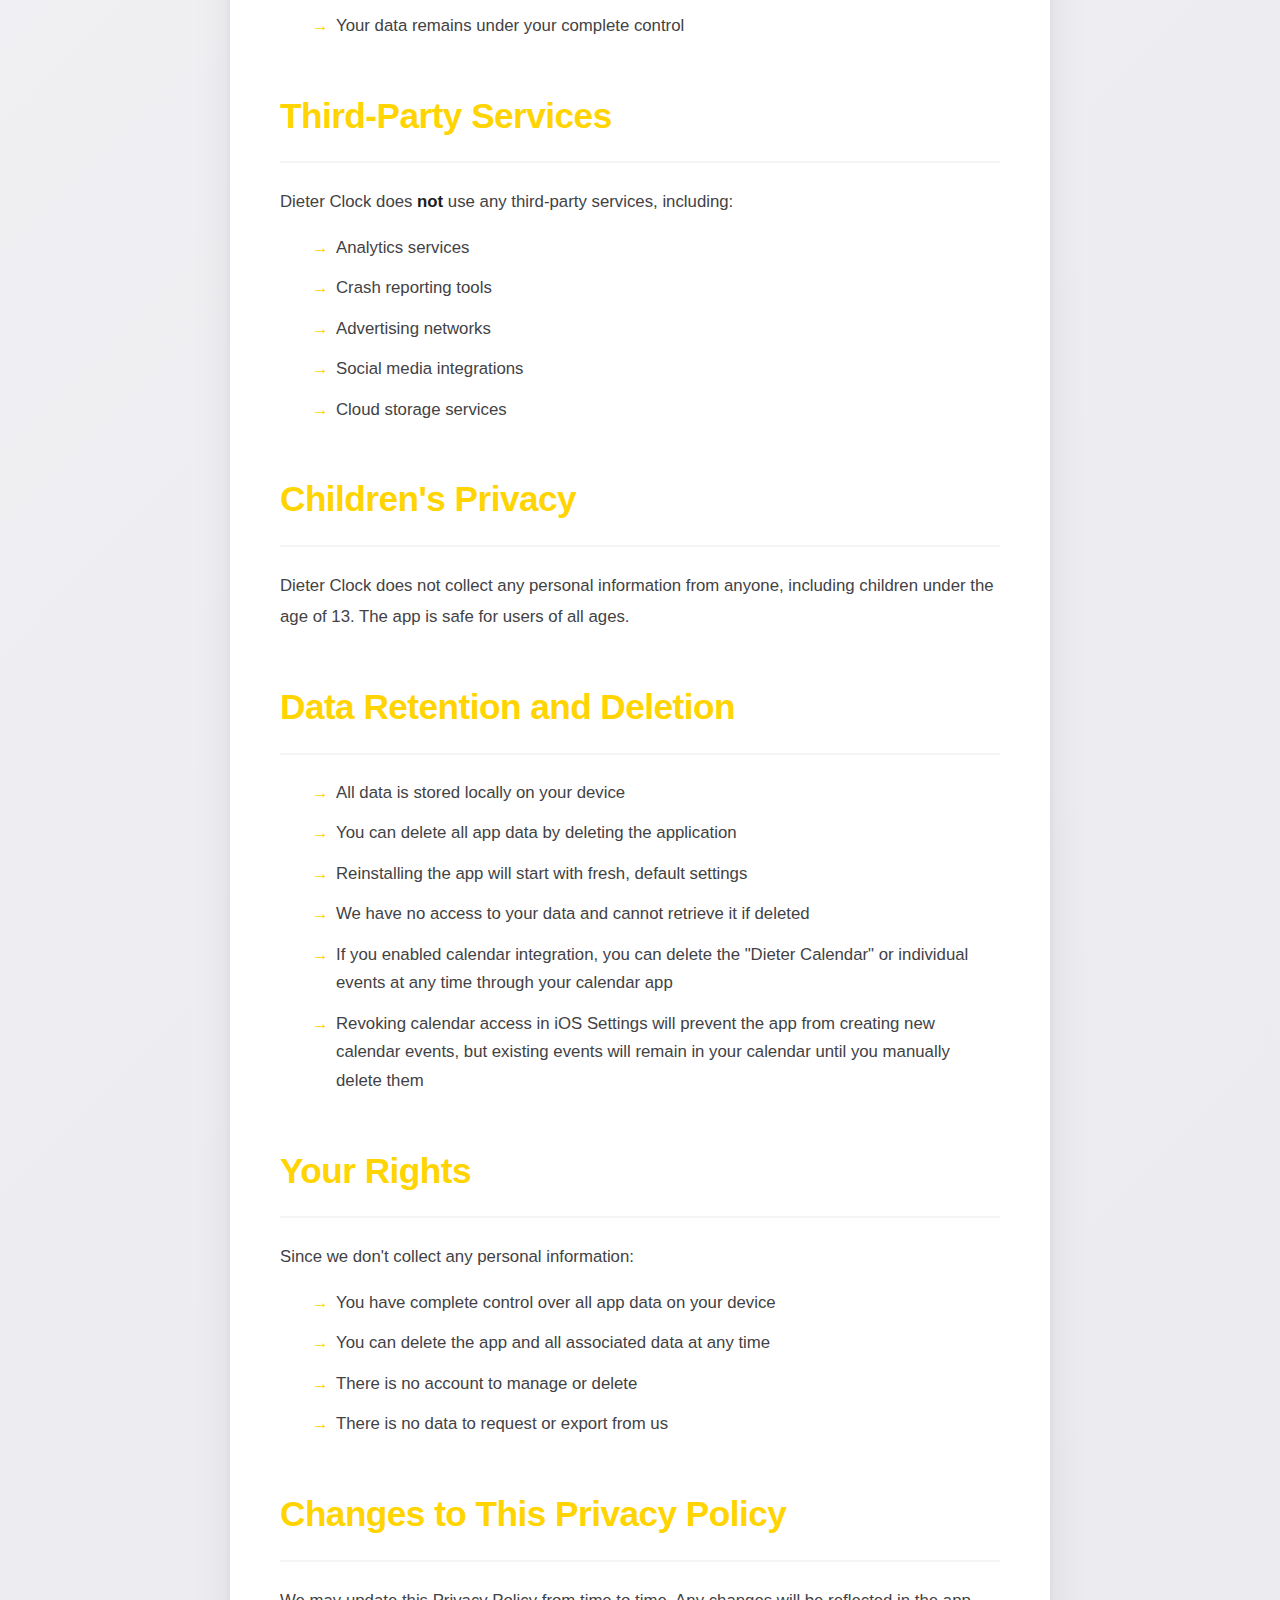
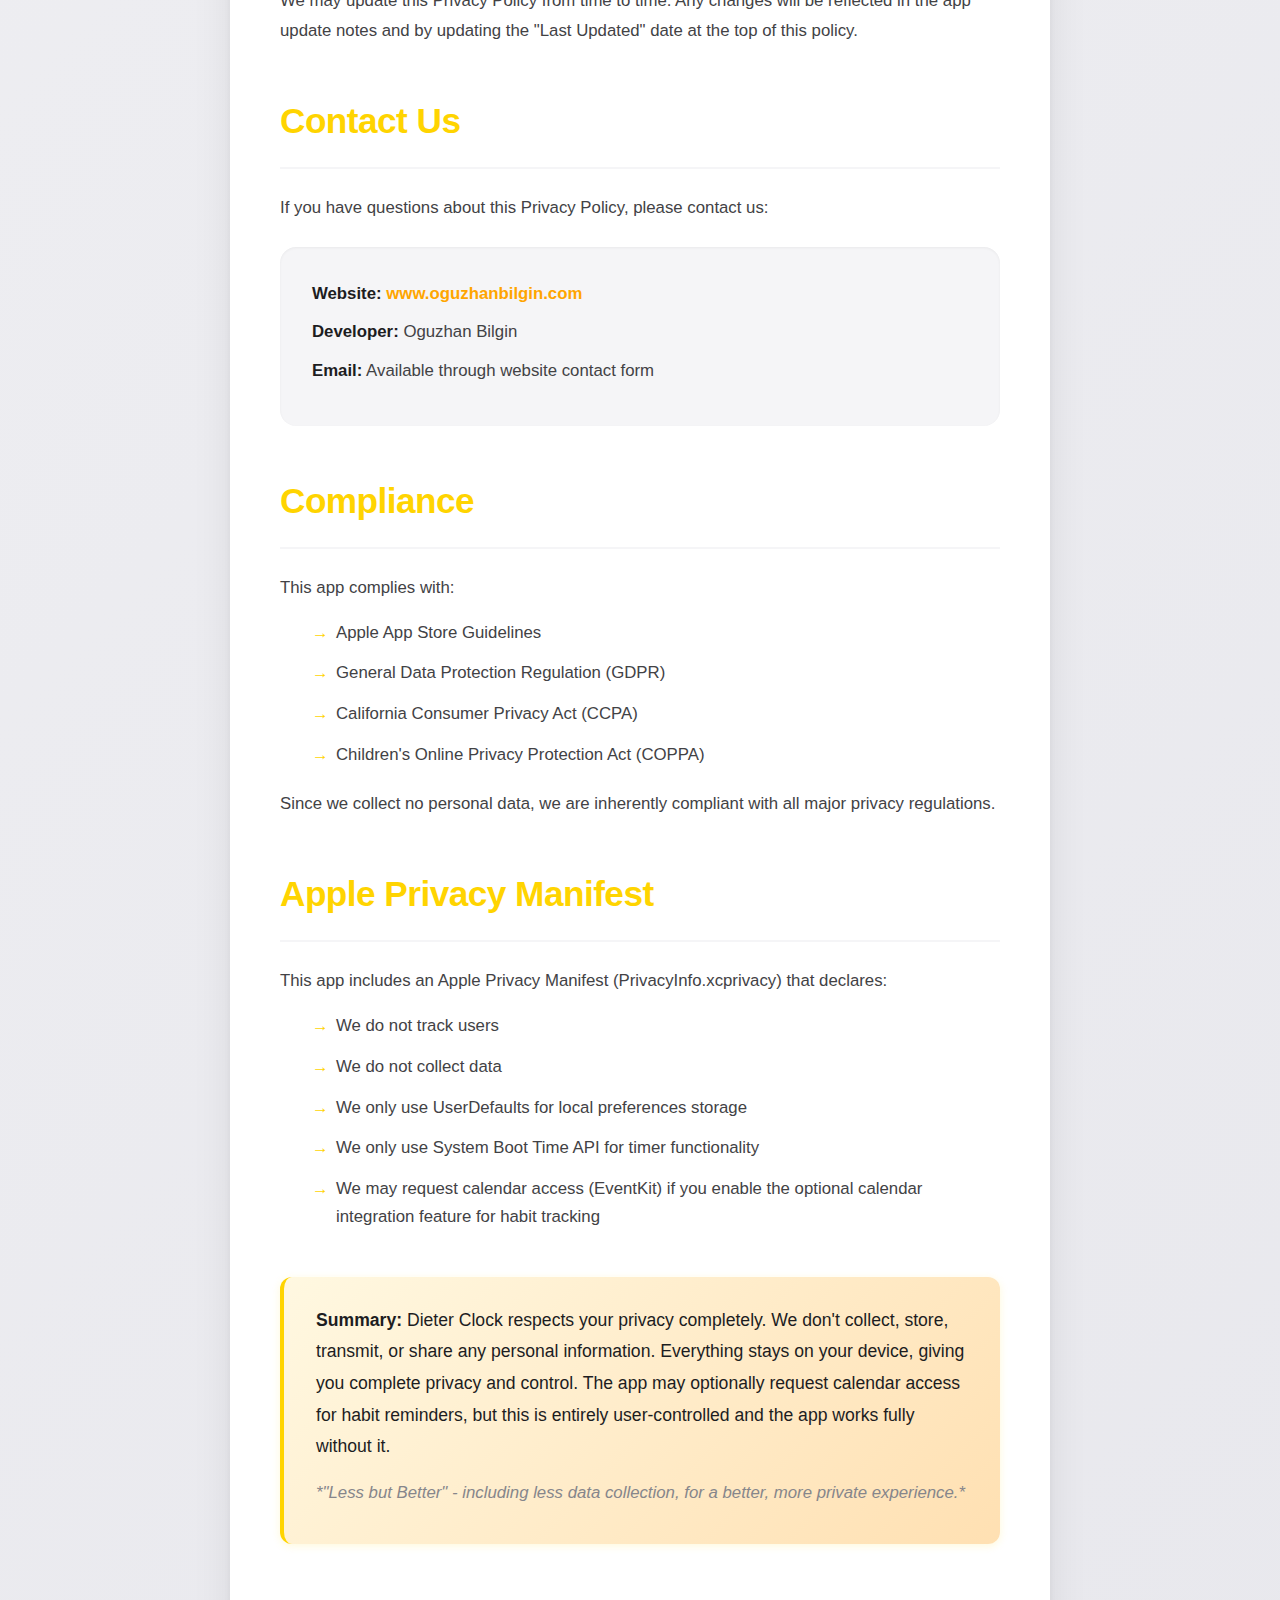
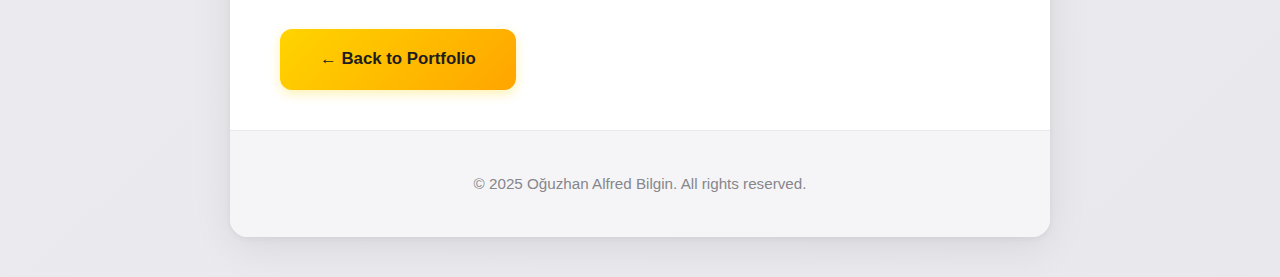
<file: PrivacyPolicy/Privacy_Policy.html>
<!doctype html>
<html lang="en">
<head>
    <title>Privacy Policy for Dieter Clock | iOS & macOS</title>
    <meta charset="utf-8"/>
    <meta name="viewport" content="width=device-width, initial-scale=1, maximum-scale=5, user-scalable=yes"/>
    <meta name="theme-color" content="#000000"/>
    <meta name="description" content="Privacy Policy for Dieter Clock - iOS and macOS Timer Application"/>
    <meta name="keywords" content="Privacy Policy, Dieter Clock, iOS App, macOS App, Timer App, Privacy"/>
    <meta name="author" content="Oguzhan Bilgin"/>
    
    <!-- Open Graph Meta Tags -->
    <meta property="og:title" content="Privacy Policy for Dieter Clock | iOS & macOS"/>
    <meta property="og:description" content="Privacy Policy for Dieter Clock - A privacy-focused timer application for iOS and macOS"/>
    <meta property="og:type" content="website"/>
    <meta property="og:url" content="https://oguzhanbilgin.com/DieterClock_PrivacyPolicy"/>
    
    <!-- Favicon -->
    <link rel="icon" href="/Developer/assets/images/favicon.ico"/>
    <link rel="apple-touch-icon" href="/Developer/assets/images/profilepicture.png"/>
    
    <style>
        * {
            margin: 0;
            padding: 0;
            box-sizing: border-box;
        }
        
        body {
            font-family: -apple-system, BlinkMacSystemFont, 'SF Pro Display', 'SF Pro Text', 'Segoe UI', sans-serif;
            line-height: 1.7;
            color: #1d1d1f;
            background: linear-gradient(135deg, #f5f5f7 0%, #e8e8ed 100%);
            padding: 40px 20px;
            min-height: 100vh;
        }
        
        .container {
            max-width: 820px;
            margin: 0 auto;
            background: #ffffff;
            border-radius: 18px;
            box-shadow: 0 10px 40px rgba(0, 0, 0, 0.08), 0 2px 6px rgba(0, 0, 0, 0.05);
            overflow: hidden;
        }
        
        .header {
            background: linear-gradient(135deg, #ffd400 0%, #ffa500 100%);
            color: #1d1d1f;
            padding: 60px 40px 50px;
            text-align: center;
            position: relative;
        }
        
        .header::after {
            content: '';
            position: absolute;
            bottom: 0;
            left: 0;
            right: 0;
            height: 1px;
            background: linear-gradient(90deg, transparent, rgba(0,0,0,0.1), transparent);
        }
        
        .header h1 {
            font-size: 3em;
            margin-bottom: 12px;
            font-weight: 600;
            letter-spacing: -0.02em;
        }
        
        .header p {
            font-size: 1.2em;
            opacity: 0.75;
            font-weight: 500;
        }
        
        .content {
            padding: 50px 50px 40px;
        }
        
        .section {
            margin-bottom: 45px;
        }
        
        .section h2 {
            color: #ffd400;
            font-size: 2.2em;
            margin-bottom: 24px;
            padding-bottom: 16px;
            border-bottom: 2px solid #f5f5f7;
            font-weight: 600;
            letter-spacing: -0.015em;
        }
        
        .section h3 {
            color: #1d1d1f;
            font-size: 1.5em;
            margin-top: 32px;
            margin-bottom: 16px;
            font-weight: 600;
            letter-spacing: -0.01em;
        }
        
        .section p {
            margin-bottom: 16px;
            line-height: 1.8;
            color: #424245;
            font-size: 1.05em;
        }
        
        .section ul {
            margin-left: 24px;
            margin-bottom: 20px;
            padding-left: 8px;
        }
        
        .section li {
            margin-bottom: 12px;
            line-height: 1.7;
            color: #424245;
            font-size: 1.05em;
            list-style: none;
            position: relative;
            padding-left: 24px;
        }
        
        .section li::before {
            content: '→';
            position: absolute;
            left: 0;
            color: #ffd400;
            font-weight: bold;
        }
        
        .highlight {
            background: linear-gradient(135deg, #fff8e1 0%, #ffe0b2 100%);
            padding: 28px 32px;
            border-left: 4px solid #ffd400;
            margin: 32px 0;
            border-radius: 12px;
            box-shadow: 0 2px 8px rgba(255, 212, 0, 0.15);
        }
        
        .highlight p {
            margin-bottom: 8px;
            font-weight: 500;
            color: #1d1d1f;
        }
        
        .contact-info {
            background: #f5f5f7;
            padding: 32px;
            border-radius: 16px;
            margin: 24px 0;
            box-shadow: inset 0 1px 3px rgba(0, 0, 0, 0.05);
        }
        
        .contact-info p {
            margin-bottom: 8px;
        }
        
        .contact-info a {
            color: #ffa500;
            text-decoration: none;
            font-weight: 600;
            transition: color 0.2s;
        }
        
        .contact-info a:hover {
            color: #ffd400;
            text-decoration: underline;
        }
        
        .back-link {
            display: inline-block;
            margin-top: 40px;
            padding: 16px 40px;
            background: linear-gradient(135deg, #ffd400 0%, #ffa500 100%);
            color: #1d1d1f;
            text-decoration: none;
            border-radius: 12px;
            font-weight: 600;
            font-size: 1.05em;
            transition: all 0.3s cubic-bezier(0.4, 0, 0.2, 1);
            box-shadow: 0 4px 12px rgba(255, 212, 0, 0.3);
        }
        
        .back-link:hover {
            transform: translateY(-2px);
            box-shadow: 0 6px 20px rgba(255, 212, 0, 0.4);
            background: linear-gradient(135deg, #ffeb3b 0%, #ffd400 100%);
        }
        
        .footer {
            text-align: center;
            padding: 40px;
            background: #f5f5f7;
            color: #86868b;
            font-size: 0.95em;
            border-top: 1px solid #e8e8ed;
        }
        
        strong {
            color: #1d1d1f;
            font-weight: 600;
        }
        
        em {
            color: #86868b;
            font-style: normal;
        }
        
        @media (max-width: 768px) {
            body {
                padding: 20px 16px;
            }
            
            .header {
                padding: 48px 24px 40px;
            }
            
            .header h1 {
                font-size: 2em;
            }
            
            .header p {
                font-size: 1em;
            }
            
            .content {
                padding: 32px 24px;
            }
            
            .section h2 {
                font-size: 1.6em;
            }
            
            .section h3 {
                font-size: 1.3em;
            }
            
            .section li::before {
                display: none;
            }
            
            .section ul {
                margin-left: 16px;
            }
        }
    </style>
</head>
<body>
    <div class="container">
        <div class="header">
            <h1>Privacy Policy for Dieter Clock</h1>
            <p>iOS & macOS Application</p>
        </div>
        
        <div class="content">
            <div class="section">
                <p><strong>Last Updated:</strong> December 2025</p>
                <p><strong>App:</strong> Dieter Clock for iOS and macOS</p>
                <p><strong>Developer:</strong> Oguzhan Bilgin</p>
            </div>
            
            <div class="section">
                <h2>Introduction</h2>
                <p>
                    Dieter Clock ("we," "our," or "the app") is committed to protecting your privacy. 
                    This Privacy Policy explains how we handle your information when you use our iOS and macOS application.
                </p>
            </div>
            
            <div class="section">
                <h2>Information We Collect</h2>
                
                <h3>Information We DO NOT Collect</h3>
                <p>Dieter Clock is designed with privacy in mind. We <strong>DO NOT</strong>:</p>
                <ul>
                    <li>Collect any personal information</li>
                    <li>Track your usage or behavior</li>
                    <li>Use analytics or tracking tools</li>
                    <li>Share any data with third parties</li>
                    <li>Require user accounts or registration</li>
                    <li>Access your location</li>
                    <li>Access your contacts</li>
                    <li>Access your photos or files</li>
                    <li>Send any data to external servers</li>
                    <li>Use advertising networks or SDKs</li>
                </ul>
                <div class="highlight">
                    <p><strong>Note:</strong> The app may request optional calendar access if you choose to enable the "Add to Apple Calendar" feature for habit tracking. This permission is entirely optional and user-controlled. See the "Optional Calendar Access" section below for details.</p>
                </div>
                
                <h3>Information Stored Locally</h3>
                <p>All data is stored <strong>locally on your device only</strong> and includes:</p>
                <ul>
                    <li><strong>Timer Settings</strong>: Your preferences for Pomodoro, Countdown, and Stopwatch timers</li>
                    <li><strong>App Preferences</strong>: Theme selection, display options, and general settings</li>
                    <li><strong>Timer State</strong>: Current timer status to maintain continuity when you close and reopen the app</li>
                    <li><strong>Habit Data</strong>: If you use the habit tracking feature, your habits, completion dates, and streaks are stored locally</li>
                </ul>
                <p>This information is stored using iOS/macOS UserDefaults and <strong>never leaves your device</strong>.</p>
                
                <h3>Optional Calendar Access</h3>
                <p>If you choose to enable the "Add to Apple Calendar" feature for habit tracking:</p>
                <ul>
                    <li><strong>Calendar Permission</strong>: The app will request access to your calendar to create reminder events</li>
                    <li><strong>What We Access</strong>: The app only creates new calendar events in a dedicated "Dieter Calendar" that it creates in your calendar app</li>
                    <li><strong>What We Don't Access</strong>: We do not read, modify, or delete any existing calendar events or data</li>
                    <li><strong>Data Storage</strong>: Calendar events are stored in your device's local calendar and synced through your iCloud account (if enabled). We do not have access to this data</li>
                    <li><strong>User Control</strong>: You can revoke calendar access at any time through iOS Settings, and you can delete the "Dieter Calendar" or individual events at any time</li>
                    <li><strong>Privacy</strong>: Calendar access is completely optional. The app works fully without calendar access, and you can use all other features without granting this permission</li>
                </ul>
            </div>
            
            <div class="section">
                <h2>How We Use Information</h2>
                <p>The locally stored settings are used exclusively to:</p>
                <ul>
                    <li>Remember your timer preferences</li>
                    <li>Maintain your selected theme and appearance settings</li>
                    <li>Preserve timer state between app sessions</li>
                    <li>Track your habits and completion streaks (if you use the habit tracking feature)</li>
                    <li>Provide you with a personalized experience</li>
                </ul>
                <p>If you enable calendar integration for habits:</p>
                <ul>
                    <li>Create calendar reminder events for your scheduled habits</li>
                    <li>Help you remember to complete your habits through calendar notifications</li>
                </ul>
            </div>
            
            <div class="section">
                <h2>Data Security</h2>
                <ul>
                    <li>All data is stored locally on your device using Apple's secure UserDefaults system</li>
                    <li>No data is transmitted over the internet</li>
                    <li>No data is stored on external servers</li>
                    <li>Your data remains under your complete control</li>
                </ul>
            </div>
            
            <div class="section">
                <h2>Third-Party Services</h2>
                <p>Dieter Clock does <strong>not</strong> use any third-party services, including:</p>
                <ul>
                    <li>Analytics services</li>
                    <li>Crash reporting tools</li>
                    <li>Advertising networks</li>
                    <li>Social media integrations</li>
                    <li>Cloud storage services</li>
                </ul>
            </div>
            
            <div class="section">
                <h2>Children's Privacy</h2>
                <p>
                    Dieter Clock does not collect any personal information from anyone, including children under the age of 13. 
                    The app is safe for users of all ages.
                </p>
            </div>
            
            <div class="section">
                <h2>Data Retention and Deletion</h2>
                <ul>
                    <li>All data is stored locally on your device</li>
                    <li>You can delete all app data by deleting the application</li>
                    <li>Reinstalling the app will start with fresh, default settings</li>
                    <li>We have no access to your data and cannot retrieve it if deleted</li>
                    <li>If you enabled calendar integration, you can delete the "Dieter Calendar" or individual events at any time through your calendar app</li>
                    <li>Revoking calendar access in iOS Settings will prevent the app from creating new calendar events, but existing events will remain in your calendar until you manually delete them</li>
                </ul>
            </div>
            
            <div class="section">
                <h2>Your Rights</h2>
                <p>Since we don't collect any personal information:</p>
                <ul>
                    <li>You have complete control over all app data on your device</li>
                    <li>You can delete the app and all associated data at any time</li>
                    <li>There is no account to manage or delete</li>
                    <li>There is no data to request or export from us</li>
                </ul>
            </div>
            
            <div class="section">
                <h2>Changes to This Privacy Policy</h2>
                <p>
                    We may update this Privacy Policy from time to time. Any changes will be reflected in the app update notes 
                    and by updating the "Last Updated" date at the top of this policy.
                </p>
            </div>
            
            <div class="section">
                <h2>Contact Us</h2>
                <p>If you have questions about this Privacy Policy, please contact us:</p>
                <div class="contact-info">
                    <p><strong>Website:</strong> <a href="https://oguzhanbilgin.com">www.oguzhanbilgin.com</a></p>
                    <p><strong>Developer:</strong> Oguzhan Bilgin</p>
                    <p><strong>Email:</strong> Available through website contact form</p>
                </div>
            </div>
            
            <div class="section">
                <h2>Compliance</h2>
                <p>This app complies with:</p>
                <ul>
                    <li>Apple App Store Guidelines</li>
                    <li>General Data Protection Regulation (GDPR)</li>
                    <li>California Consumer Privacy Act (CCPA)</li>
                    <li>Children's Online Privacy Protection Act (COPPA)</li>
                </ul>
                <p>Since we collect no personal data, we are inherently compliant with all major privacy regulations.</p>
            </div>
            
            <div class="section">
                <h2>Apple Privacy Manifest</h2>
                <p>This app includes an Apple Privacy Manifest (PrivacyInfo.xcprivacy) that declares:</p>
                <ul>
                    <li>We do not track users</li>
                    <li>We do not collect data</li>
                    <li>We only use UserDefaults for local preferences storage</li>
                    <li>We only use System Boot Time API for timer functionality</li>
                    <li>We may request calendar access (EventKit) if you enable the optional calendar integration feature for habit tracking</li>
                </ul>
            </div>
            
            <div class="section">
                <div class="highlight">
                    <p style="font-size: 1.1em;">
                        <strong>Summary:</strong> Dieter Clock respects your privacy completely. We don't collect, store, transmit, 
                        or share any personal information. Everything stays on your device, giving you complete privacy and control. The app may optionally request calendar access for habit reminders, but this is entirely user-controlled and the app works fully without it.
                    </p>
                    <p style="margin-top: 15px; font-style: italic; color: #86868b;">
                        *"Less but Better" - including less data collection, for a better, more private experience.*
                    </p>
                </div>
            </div>
            
            <a href="/" class="back-link">← Back to Portfolio</a>
        </div>
        
        <div class="footer">
            <p>&copy; 2025 Oğuzhan Alfred Bilgin. All rights reserved.</p>
        </div>
    </div>
</body>
</html>
</file>
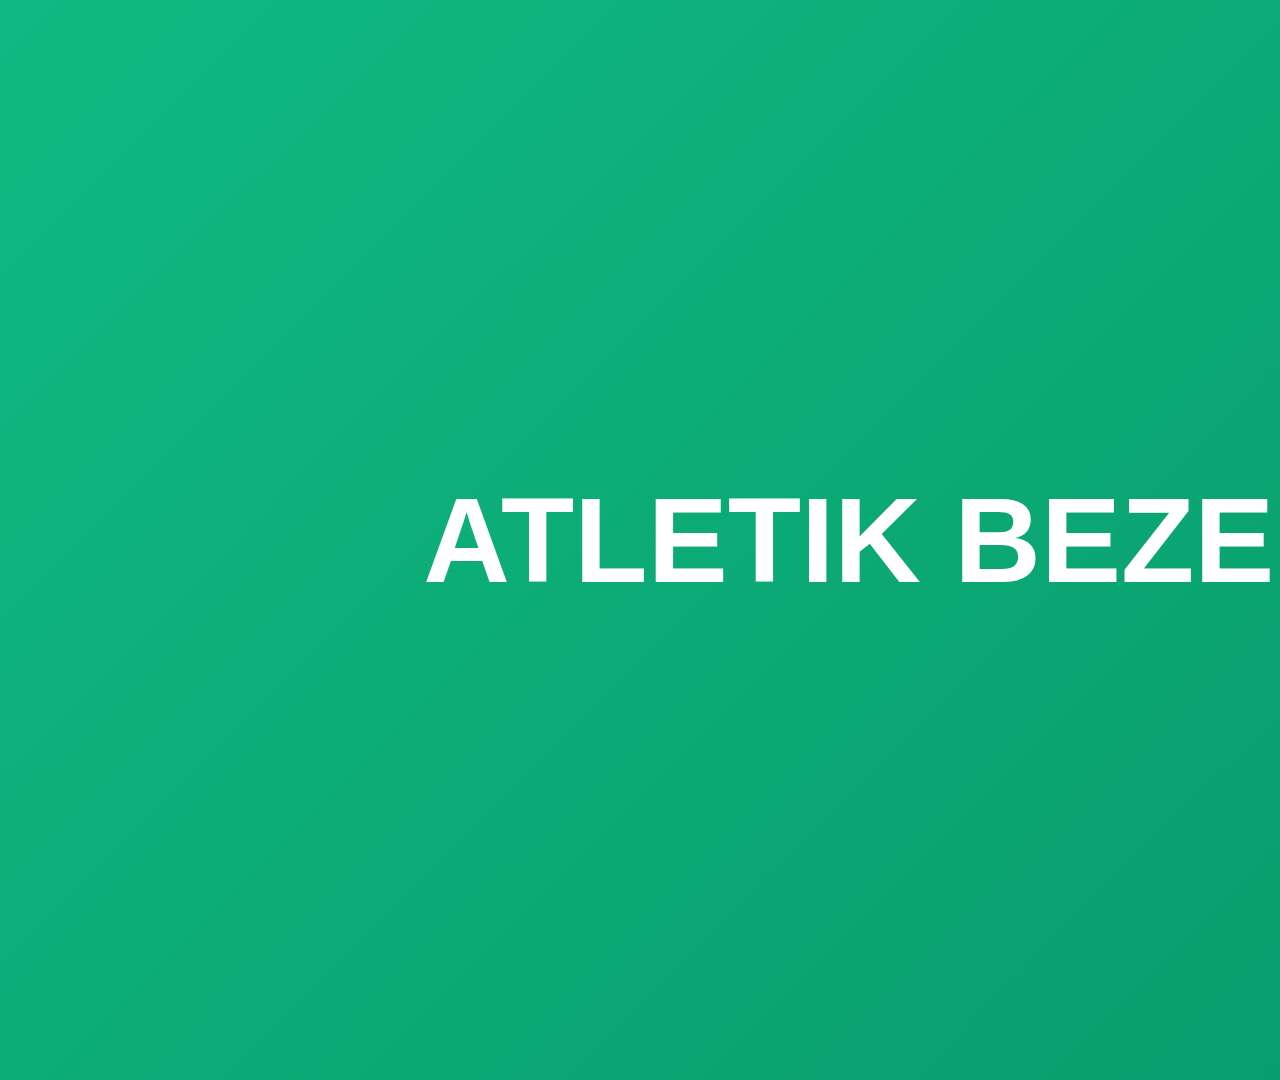
<file: assets/images/atletik-bezelye-banner.html>
<!DOCTYPE html>
<html>
<head>
    <title>Atletik Bezelye Banner</title>
    <style>
        body { margin: 0; padding: 0; }
        .banner {
            width: 1920px;
            height: 1080px;
            background: linear-gradient(135deg, #10b981 0%, #069667 100%);
            display: flex;
            align-items: center;
            justify-content: center;
            font-family: Arial, sans-serif;
            color: white;
            font-size: 120px;
            font-weight: bold;
            text-align: center;
        }
    </style>
</head>
<body>
    <div class="banner">ATLETIK BEZELYE</div>
</body>
</html>
</file>
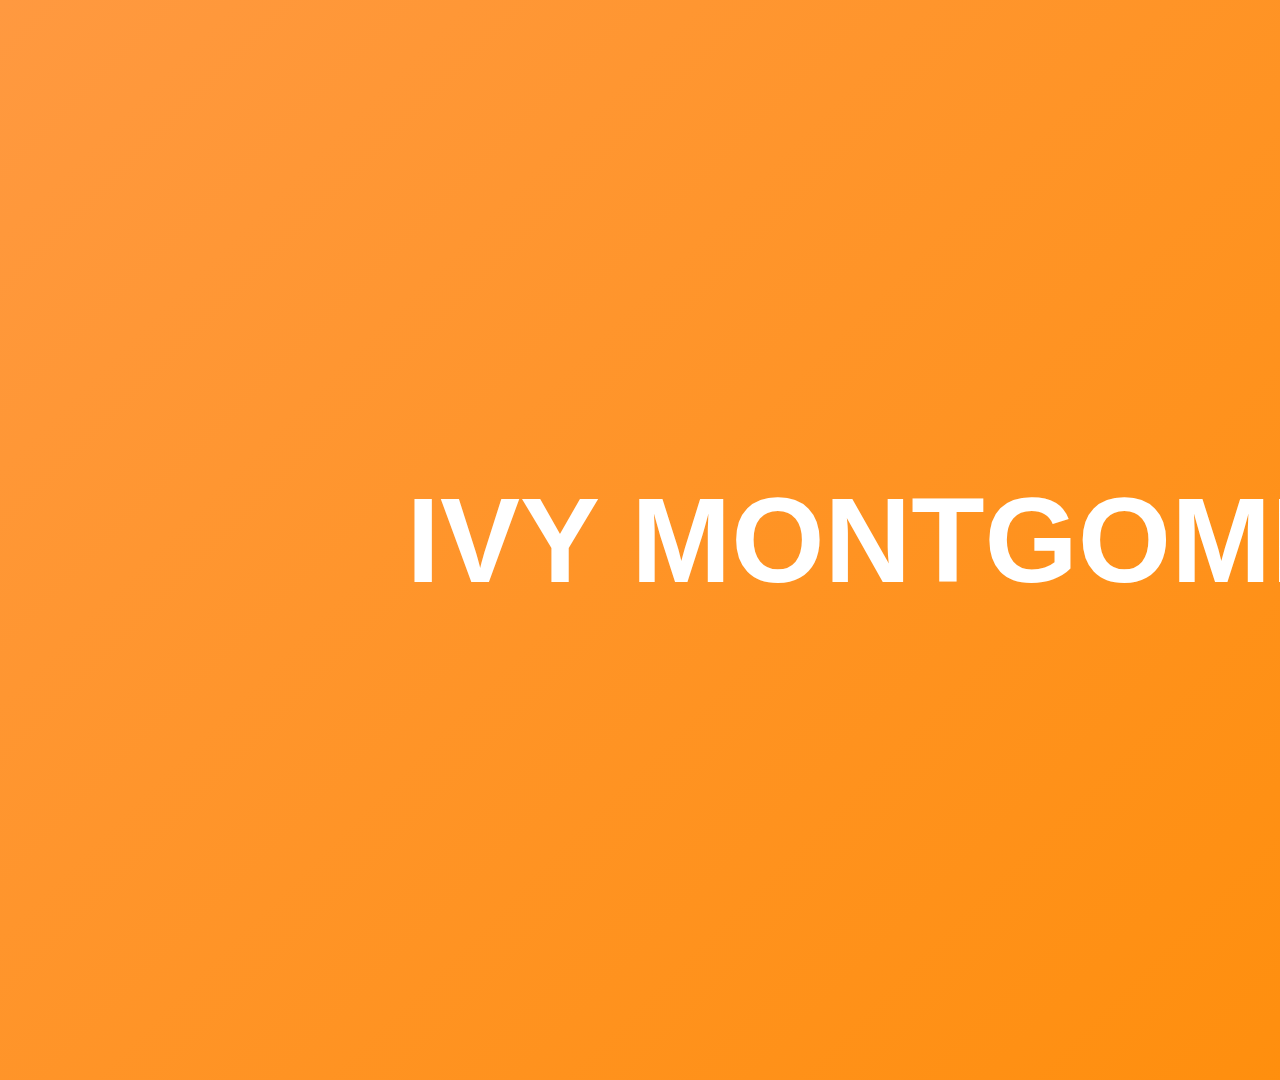
<file: assets/images/ivy-montgomery-banner.html>
<!DOCTYPE html>
<html>
<head>
    <title>Ivy Montgomery Banner</title>
    <style>
        body { margin: 0; padding: 0; }
        .banner {
            width: 1920px;
            height: 1080px;
            background: linear-gradient(135deg, #ff9940 0%, #ff8c00 100%);
            display: flex;
            align-items: center;
            justify-content: center;
            font-family: Arial, sans-serif;
            color: white;
            font-size: 120px;
            font-weight: bold;
            text-align: center;
        }
    </style>
</head>
<body>
    <div class="banner">IVY MONTGOMERY</div>
</body>
</html>
</file>
<file: assets/css/main.5f76c29b.css>
@charset "UTF-8";@import url(https://fonts.googleapis.com/css?family=Raleway);@import url(https://fonts.googleapis.com/css2?family=Raleway:wght@200;300&display=swap);body{-webkit-font-smoothing:antialiased;-moz-osx-font-smoothing:grayscale;font-family:-apple-system,BlinkMacSystemFont,Segoe UI,Roboto,Oxygen,Ubuntu,Cantarell,Fira Sans,Droid Sans,Helvetica Neue,sans-serif}code{font-family:source-code-pro,Menlo,Monaco,Consolas,Courier New,monospace}*,:after,:before{margin:0;padding:0}.contain{display:flex;flex-direction:row;height:100%;justify-content:center;min-height:100%;min-width:100%;overflow:hidden;width:auto}@media screen and (max-width:640px){.contain{display:block;width:100%}}@media screen and (min-width:900px){.contain{width:100%}}.contain .title{color:#1a1a1a;margin-bottom:10px;text-align:center}.content{height:100%;position:fixed;width:100%}.content .content-overlay{background:#000000b3;bottom:0;height:auto;left:0;opacity:0;position:absolute;right:0;top:0;transition:all .4s ease-in-out 0s;width:auto}.content:hover .content-overlay{opacity:1}.content-image{height:100%;min-height:100%;min-width:100%;width:100%}.content-details{left:50%;opacity:0;padding-left:1em;padding-right:1em;position:absolute;text-align:center;top:50%;transform:translate(-50%,-50%);transition:all .3s ease-in-out 0s;width:100%}.content:hover .content-details{left:50%;opacity:1;top:50%}.content-details h1{font-size:9em;margin-bottom:1.2em;margin-right:1.2em}.content-details h1,.content-details h3{color:#fff;font-weight:600;letter-spacing:.15em;text-transform:uppercase}.content-details h3{font-size:3em;margin-bottom:.5em}.content-details p{color:#fff;font-size:2em}.fadeIn-left{left:20%}.fadeIn-right{left:80%}body[data-theme=dark] .awssld__box,body[data-theme=dark] .awssld__container figure,body[data-theme=dark] .awssld__content,body[data-theme=dark] body[data-theme=light] .awssld__box,body[data-theme=dark] body[data-theme=light] .awssld__content,body[data-theme=light] .awssld__container body[data-theme=dark] figure,body[data-theme=light] body[data-theme=dark] .awssld__box,body[data-theme=light] body[data-theme=dark] .awssld__content{display:block;height:100%;left:0;position:absolute;top:0;width:100%}body[data-theme=dark] .awssld__bullets button,body[data-theme=dark] .awssld__controls button,body[data-theme=light] .awssld__bullets body[data-theme=dark] button,body[data-theme=light] .awssld__controls body[data-theme=dark] button{outline-color:0;outline-style:none;outline-width:0}body[data-theme=dark] .awssld{--organic-arrow-thickness:4px;--organic-arrow-height:40px;--slider-height-percentage:60%;--loader-bar-color:#656565;--loader-bar-height:6px;--control-button-width:10%;--control-button-height:25%;--control-button-opacity:0.5;--control-button-hover-opacity:0.75;--control-button-background:#0000;--transition-bezier:cubic-bezier(0.5,0.075,0.25,0.95);--slider-transition-duration:575ms;--organic-arrow-color:#8c8c8c;--organic-arrow-border-radius:0;--control-bullet-color:#8c8c8c;--control-bullet-active-color:#8c8c8c;--content-background-color:#fff;display:block;max-width:100%;position:relative;width:100%}body[data-theme=dark] .awssld__wrapper{display:block;height:100%;overflow:hidden;position:relative;width:100%}body[data-theme=dark] .awssld__container{display:block;height:0;padding-bottom:var(--slider-height-percentage);width:100%}@media (max-width:500px){body[data-theme=dark] .awssld__container{padding-bottom:calc(var(--slider-height-percentage)*1.25)}}body[data-theme=dark] .awssld__startUp{background-color:red;height:100%;width:100%}body[data-theme=dark] .awssld__startUp>div{align-items:center;display:flex;height:100%;justify-content:center;width:100%}body[data-theme=dark] .awssld__startUp img{height:auto;width:35%}body[data-theme=dark] .awssld__content{align-items:center;background-color:var(--content-background-color);display:flex;justify-content:center;overflow:hidden}body[data-theme=dark] .awssld__content>img,body[data-theme=dark] .awssld__content>video{align-items:center;height:80%;justify-content:center;left:0;top:0}body[data-theme=dark] .awssld__controls button{align-items:center;background-color:var(--control-button-background);border:none;color:#fff;cursor:pointer;display:flex;height:var(--control-button-height);justify-content:center;position:absolute;top:calc(50% - var(--control-button-height)*.5);width:var(--control-button-width);z-index:10}body[data-theme=dark] .awssld__controls button .awssld__controls__arrow-left,body[data-theme=dark] .awssld__controls button .awssld__controls__arrow-right{opacity:var(--control-button-opacity)}body[data-theme=dark] .awssld__controls button:hover .awssld__controls__arrow-left,body[data-theme=dark] .awssld__controls button:hover .awssld__controls__arrow-right{opacity:var(--control-button-opacity-hover)}body[data-theme=dark] .awssld__controls--active .awssld__controls__arrow-left{opacity:var(--control-button-opacity-hover);transform:translate3d(-100%,0,0)}body[data-theme=dark] .awssld__controls--active .awssld__controls__arrow-right{opacity:var(--control-button-opacity-hover);transform:translate3d(100%,0,0)}body[data-theme=dark] .awssld__controls--hidden{display:none}@media (max-width:520px){body[data-theme=dark] .awssld__controls{visibility:hidden}}body[data-theme=dark] .awssld__bar{background-color:var(--loader-bar-color);display:block;height:var(--loader-bar-height);left:0;position:absolute;top:0;transform:translate3d(-100%,0,0);transition:transform 3s var(--transition-bezier);width:100%;z-index:101}body[data-theme=dark] .awssld__bar--active{transform:translate3d(-20%,0,0)}body[data-theme=dark] .awssld__bar--end{transform:translateZ(0);transition-duration:.3s}body[data-theme=dark] .awssld__next{right:0}body[data-theme=dark] .awssld__prev{left:0}body[data-theme=dark] .awssld__box{visibility:hidden;z-index:1}body[data-theme=dark] .awssld--animated{visibility:visible;will-change:transform}body[data-theme=dark] .awssld--animated-mobile{transition:transform 325ms cubic-bezier(.15,.65,.1,1);will-change:transform}body[data-theme=dark] .awssld--active{transform:translateZ(0);visibility:visible;z-index:2}body[data-theme=dark] .awssld--moveLeft,body[data-theme=dark] .awssld--moveRight{-webkit-backface-visibility:hidden;backface-visibility:hidden}body[data-theme=dark] .awssld--moveRight{animation:slideFromRight var(--slider-transition-duration) both var(--transition-bezier)}body[data-theme=dark] .awssld--moveLeft{animation:slideFromLeft var(--slider-transition-duration) both var(--transition-bezier)}body[data-theme=dark] .awssld--exit{z-index:0}body[data-theme=dark] .awssld--exit.awssld--moveLeft{animation:slideToLeft var(--slider-transition-duration) both var(--transition-bezier)}body[data-theme=dark] .awssld--exit.awssld--moveRight{animation:slideToRight var(--slider-transition-duration) both var(--transition-bezier)}body[data-theme=dark] .awssld--first .awssld__prev,body[data-theme=dark] .awssld--last .awssld__next{visibility:hidden}body[data-theme=dark] .awssld--fill-parent{height:100%!important;left:0;position:absolute!important;top:0;width:100%!important}body[data-theme=dark] .awssld--fill-parent .awssld__container{height:100%;padding:0}body[data-theme=dark] .awssld__bullets{align-items:center;bottom:-40px;display:flex;justify-content:center;position:absolute;width:100%}body[data-theme=dark] .awssld__bullets button{background:var(--control-bullet-color);border:none;border-radius:50%;cursor:pointer;display:block;height:16px;margin:5px;overflow:hidden;padding:0;text-indent:-9999px;transition:transform .225s cubic-bezier(.8,1.35,.75,1.45),background-color .175s ease-out;width:16px}body[data-theme=dark] .awssld__bullets .awssld__bullets--loading,body[data-theme=dark] .awssld__bullets button:hover{transform:scale(1.2)}body[data-theme=dark] .awssld__bullets .awssld__bullets--active{background:var(--control-bullet-active-color);transform:scale(1.5)}body[data-theme=dark] .awssld__bullets .awssld__bullets--active:hover{transform:scale(1.5)}body[data-theme=dark] .awssld__controls__arrow-left,body[data-theme=dark] .awssld__controls__arrow-right{display:block;height:var(--organic-arrow-height);position:relative;transition:transform .2s ease-out .125s,opacity .2s ease-out;width:100%}body[data-theme=dark] .awssld__controls__arrow-left:after,body[data-theme=dark] .awssld__controls__arrow-left:before,body[data-theme=dark] .awssld__controls__arrow-right:after,body[data-theme=dark] .awssld__controls__arrow-right:before{background-color:var(--organic-arrow-color);border-radius:var(--organic-arrow-border-radius);content:" ";height:100%;position:absolute;right:calc(50% - (var(--organic-arrow-height) + var(--organic-arrow-thickness))*.7071/2);transition:transform .15s ease-out,background-color .15s ease-out;width:var(--organic-arrow-thickness)}body[data-theme=dark] .awssld__controls__arrow-left:before,body[data-theme=dark] .awssld__controls__arrow-right:before{top:-50%;transform:rotate(-45deg);transform-origin:100% 100% 0}body[data-theme=dark] .awssld__controls__arrow-left:after,body[data-theme=dark] .awssld__controls__arrow-right:after{top:50%;transform:rotate(45deg);transform-origin:100% 0 0}body[data-theme=dark] .awssld__controls__arrow-right--active{transform:translate3d(100%,0,0)}body[data-theme=dark] .awssld__controls__arrow-right--active:after{transform:rotate(90deg) translate3d(50%,0,0)!important}body[data-theme=dark] .awssld__controls__arrow-right--active:before{transform:rotate(-90deg) translate3d(50%,0,0)!important}body[data-theme=dark] .awssld__controls__arrow-left:after,body[data-theme=dark] .awssld__controls__arrow-left:before{left:calc(50% - (var(--organic-arrow-height) + var(--organic-arrow-thickness))*.7071/2);right:auto}body[data-theme=dark] .awssld__controls__arrow-left:before{top:-50%;transform:rotate(45deg);transform-origin:0 100% 0}body[data-theme=dark] .awssld__controls__arrow-left:after{top:50%;transform:rotate(-45deg);transform-origin:0 0 0}body[data-theme=dark] .awssld__controls__arrow-left--active{transform:translate3d(-100%,0,0)}body[data-theme=dark] .awssld__controls__arrow-left--active:after{transform:rotate(-90deg) translate3d(-50%,0,0)!important}body[data-theme=dark] .awssld__controls__arrow-left--active:before{transform:rotate(90deg) translate3d(-50%,0,0)!important}body[data-theme=dark] .awssld__controls button:hover .awssld__controls__arrow-left:before{opacity:1;transform:rotate(30deg)}body[data-theme=dark] .awssld__controls button:hover .awssld__controls__arrow-left:after,body[data-theme=dark] .awssld__controls button:hover .awssld__controls__arrow-right:before{opacity:1;transform:rotate(-30deg)}body[data-theme=dark] .awssld__controls button:hover .awssld__controls__arrow-right:after{opacity:1;transform:rotate(30deg)}body[data-theme=dark] .awssld__timer{--timer-delay:2000ms;--timer-release:200ms;--timer-height:4px;--timer-background-color:#00000026;background-color:var(--timer-background-color);height:var(--timer-height);left:0;position:absolute;top:0;transform:translateX(-100%);width:100%;z-index:100}body[data-theme=dark] .awssld__timer--animated{transition:transform var(--timer-delay) linear;will-change:transform}body[data-theme=dark] .awssld__timer--run{transform:translateX(0)}body[data-theme=dark] .awssld__timer--fast{transform:translateX(-.00001px);transition:transform calc(var(--timer-release)/2) linear}body[data-theme=dark] .awssld__timer--end{transform:translateX(-.0001px);transition:transform var(--timer-release) linear}body[data-theme=dark] .awssld__timer--hidden{display:none}body[data-theme=dark] .slider-tab{background-color:#8c8c8c}body[data-theme=dark] .title-styles{color:#fff}body[data-theme=dark] .header-icon{color:#fff;opacity:.8}body[data-theme=dark] .slider-image{border:5px solid #8c8c8c}body[data-theme=dark] .language{background-color:#494949}body[data-theme=dark] .link-href{color:#fff}body[data-theme=dark] .project-date{background-color:#918e97;color:#fff}body[data-theme=dark] header{background-color:#494949}body[data-theme=dark] header h1{color:#fff}body[data-theme=dark] #about{background-color:#7f7f7f}body[data-theme=dark] #about h1 span{color:#fff}body[data-theme=dark] #about .polaroid span{background:#6d6d6d}body[data-theme=dark] #about .card{background:#6d6d6d;color:#fff}body[data-theme=dark] #certificate{background:#7f7f7f}body[data-theme=dark] #certificate .section-title{color:#fff!important}body[data-theme=dark] #certificate .foto div{background:#6d6d6d}body[data-theme=dark] #certificate .project-title-settings{color:#fff}body[data-theme=dark] #project{background:#5b5b5b}body[data-theme=dark] #project .section-title{color:#fff!important}body[data-theme=dark] #project .foto div{background:#6d6d6d}body[data-theme=dark] #project .project-title-settings{color:#fff}body[data-theme=dark] #skills{background:#5b5b5b}body[data-theme=dark] #skills .section-title{color:#fff!important}body[data-theme=dark] #skills .skill-icon{color:#ececec!important}body[data-theme=dark] #skills .foto div{background:#6d6d6d}body[data-theme=dark] #skills .project-title-settings{color:#fff}body[data-theme=dark] #resume{background:#7f7f7f}body[data-theme=dark] #resume .section-title{color:#fff!important}body[data-theme=dark] #resume .experience-badge{background:#919191!important;color:#fff}body[data-theme=dark] #resume .main-badge{background:#919191!important}body[data-theme=dark] #resume .vertical-timeline-element-date{color:#fff}body[data-theme=dark] #resume .vertical-timeline-element-icon{background:#919191!important}@media only screen and (max-width:1169px){body[data-theme=dark] #resume .vertical-timeline-element-date{color:#000}}body[data-theme=dark] .modal-inside .modal-content{background:#5b5b5b;color:#fff}body[data-theme=dark] .close-icon{color:#fff}body[data-theme=dark] .awssld__container body[data-theme=light] figure,body[data-theme=dark] body[data-theme=light] .awssld__box,body[data-theme=dark] body[data-theme=light] .awssld__content,body[data-theme=light] .awssld__box,body[data-theme=light] .awssld__container figure,body[data-theme=light] .awssld__content,body[data-theme=light] body[data-theme=dark] .awssld__box,body[data-theme=light] body[data-theme=dark] .awssld__content{display:block;height:100%;left:0;position:absolute;top:0;width:100%}body[data-theme=dark] .awssld__bullets body[data-theme=light] button,body[data-theme=dark] .awssld__controls body[data-theme=light] button,body[data-theme=light] .awssld__bullets button,body[data-theme=light] .awssld__controls button{outline-color:0;outline-style:none;outline-width:0}body[data-theme=light] .awssld{--organic-arrow-thickness:4px;--organic-arrow-height:40px;--slider-height-percentage:60%;--loader-bar-color:#fff;--loader-bar-height:6px;--control-button-width:10%;--control-button-height:25%;--control-button-opacity:0.5;--control-button-hover-opacity:0.75;--control-button-background:#0000;--transition-bezier:cubic-bezier(0.5,0.075,0.25,0.95);--slider-transition-duration:575ms;--organic-arrow-color:#696969;--organic-arrow-border-radius:0;--control-bullet-color:#696969;--control-bullet-active-color:#696969;--content-background-color:#fff;display:block;max-width:100%;position:relative;width:100%}body[data-theme=light] .awssld__wrapper{display:block;height:100%;overflow:hidden;position:relative;width:100%}body[data-theme=light] .awssld__container{display:block;height:0;padding-bottom:var(--slider-height-percentage);width:100%}@media (max-width:500px){body[data-theme=light] .awssld__container{padding-bottom:calc(var(--slider-height-percentage)*1.25)}}body[data-theme=light] .awssld__startUp{background-color:red;height:100%;width:100%}body[data-theme=light] .awssld__startUp>div{align-items:center;display:flex;height:100%;justify-content:center;width:100%}body[data-theme=light] .awssld__startUp img{height:auto;width:35%}body[data-theme=light] .awssld__content{align-items:center;background-color:var(--content-background-color);display:flex;justify-content:center;overflow:hidden}body[data-theme=light] .awssld__content>img,body[data-theme=light] .awssld__content>video{align-items:center;height:100%;justify-content:center;left:0;top:0}body[data-theme=light] .awssld__controls button{align-items:center;background-color:var(--control-button-background);border:none;color:#fff;cursor:pointer;display:flex;height:var(--control-button-height);justify-content:center;position:absolute;top:calc(50% - var(--control-button-height)*.5);width:var(--control-button-width);z-index:10}body[data-theme=light] .awssld__controls button .awssld__controls__arrow-left,body[data-theme=light] .awssld__controls button .awssld__controls__arrow-right{opacity:var(--control-button-opacity)}body[data-theme=light] .awssld__controls button:hover .awssld__controls__arrow-left,body[data-theme=light] .awssld__controls button:hover .awssld__controls__arrow-right{opacity:var(--control-button-opacity-hover)}body[data-theme=light] .awssld__controls--active .awssld__controls__arrow-left{opacity:var(--control-button-opacity-hover);transform:translate3d(-100%,0,0)}body[data-theme=light] .awssld__controls--active .awssld__controls__arrow-right{opacity:var(--control-button-opacity-hover);transform:translate3d(100%,0,0)}body[data-theme=light] .awssld__controls--hidden{display:none}@media (max-width:520px){body[data-theme=light] .awssld__controls{visibility:hidden}}body[data-theme=light] .awssld__bar{background-color:var(--loader-bar-color);display:block;height:var(--loader-bar-height);left:0;position:absolute;top:0;transform:translate3d(-100%,0,0);transition:transform 3s var(--transition-bezier);width:100%;z-index:101}body[data-theme=light] .awssld__bar--active{transform:translate3d(-20%,0,0)}body[data-theme=light] .awssld__bar--end{transform:translateZ(0);transition-duration:.3s}body[data-theme=light] .awssld__next{right:0}body[data-theme=light] .awssld__prev{left:0}body[data-theme=light] .awssld__box{visibility:hidden;z-index:1}body[data-theme=light] .awssld--animated{visibility:visible;will-change:transform}body[data-theme=light] .awssld--animated-mobile{transition:transform 325ms cubic-bezier(.15,.65,.1,1);will-change:transform}body[data-theme=light] .awssld--active{transform:translateZ(0);visibility:visible;z-index:2}body[data-theme=light] .awssld--moveLeft,body[data-theme=light] .awssld--moveRight{-webkit-backface-visibility:hidden;backface-visibility:hidden}body[data-theme=light] .awssld--moveRight{animation:slideFromRight var(--slider-transition-duration) both var(--transition-bezier)}body[data-theme=light] .awssld--moveLeft{animation:slideFromLeft var(--slider-transition-duration) both var(--transition-bezier)}body[data-theme=light] .awssld--exit{z-index:0}body[data-theme=light] .awssld--exit.awssld--moveLeft{animation:slideToLeft var(--slider-transition-duration) both var(--transition-bezier)}body[data-theme=light] .awssld--exit.awssld--moveRight{animation:slideToRight var(--slider-transition-duration) both var(--transition-bezier)}body[data-theme=light] .awssld--first .awssld__prev,body[data-theme=light] .awssld--last .awssld__next{visibility:hidden}body[data-theme=light] .awssld--fill-parent{height:100%!important;left:0;position:absolute!important;top:0;width:100%!important}body[data-theme=light] .awssld--fill-parent .awssld__container{height:100%;padding:0}body[data-theme=light] .awssld__bullets{align-items:center;bottom:-40px;display:flex;justify-content:center;position:absolute;width:100%}body[data-theme=light] .awssld__bullets button{background:var(--control-bullet-color);border:none;border-radius:50%;cursor:pointer;display:block;height:16px;margin:5px;overflow:hidden;padding:0;text-indent:-9999px;transition:transform .225s cubic-bezier(.8,1.35,.75,1.45),background-color .175s ease-out;width:16px}body[data-theme=light] .awssld__bullets .awssld__bullets--loading,body[data-theme=light] .awssld__bullets button:hover{transform:scale(1.2)}body[data-theme=light] .awssld__bullets .awssld__bullets--active{background:var(--control-bullet-active-color);transform:scale(1.5)}body[data-theme=light] .awssld__bullets .awssld__bullets--active:hover{transform:scale(1.5)}body[data-theme=light] .awssld__controls__arrow-left,body[data-theme=light] .awssld__controls__arrow-right{display:block;height:var(--organic-arrow-height);position:relative;transition:transform .2s ease-out .125s,opacity .2s ease-out;width:100%}body[data-theme=light] .awssld__controls__arrow-left:after,body[data-theme=light] .awssld__controls__arrow-left:before,body[data-theme=light] .awssld__controls__arrow-right:after,body[data-theme=light] .awssld__controls__arrow-right:before{background-color:var(--organic-arrow-color);border-radius:var(--organic-arrow-border-radius);content:" ";height:100%;position:absolute;right:calc(50% - (var(--organic-arrow-height) + var(--organic-arrow-thickness))*.7071/2);transition:transform .15s ease-out,background-color .15s ease-out;width:var(--organic-arrow-thickness)}body[data-theme=light] .awssld__controls__arrow-left:before,body[data-theme=light] .awssld__controls__arrow-right:before{top:-50%;transform:rotate(-45deg);transform-origin:100% 100% 0}body[data-theme=light] .awssld__controls__arrow-left:after,body[data-theme=light] .awssld__controls__arrow-right:after{top:50%;transform:rotate(45deg);transform-origin:100% 0 0}body[data-theme=light] .awssld__controls__arrow-right--active{transform:translate3d(100%,0,0)}body[data-theme=light] .awssld__controls__arrow-right--active:after{transform:rotate(90deg) translate3d(50%,0,0)!important}body[data-theme=light] .awssld__controls__arrow-right--active:before{transform:rotate(-90deg) translate3d(50%,0,0)!important}body[data-theme=light] .awssld__controls__arrow-left:after,body[data-theme=light] .awssld__controls__arrow-left:before{left:calc(50% - (var(--organic-arrow-height) + var(--organic-arrow-thickness))*.7071/2);right:auto}body[data-theme=light] .awssld__controls__arrow-left:before{top:-50%;transform:rotate(45deg);transform-origin:0 100% 0}body[data-theme=light] .awssld__controls__arrow-left:after{top:50%;transform:rotate(-45deg);transform-origin:0 0 0}body[data-theme=light] .awssld__controls__arrow-left--active{transform:translate3d(-100%,0,0)}body[data-theme=light] .awssld__controls__arrow-left--active:after{transform:rotate(-90deg) translate3d(-50%,0,0)!important}body[data-theme=light] .awssld__controls__arrow-left--active:before{transform:rotate(90deg) translate3d(-50%,0,0)!important}body[data-theme=light] .awssld__controls button:hover .awssld__controls__arrow-left:before{opacity:1;transform:rotate(30deg)}body[data-theme=light] .awssld__controls button:hover .awssld__controls__arrow-left:after,body[data-theme=light] .awssld__controls button:hover .awssld__controls__arrow-right:before{opacity:1;transform:rotate(-30deg)}body[data-theme=light] .awssld__controls button:hover .awssld__controls__arrow-right:after{opacity:1;transform:rotate(30deg)}body[data-theme=light] .awssld__timer{--timer-delay:2000ms;--timer-release:200ms;--timer-height:4px;--timer-background-color:#00000026;background-color:var(--timer-background-color);height:var(--timer-height);left:0;position:absolute;top:0;transform:translateX(-100%);width:100%;z-index:100}body[data-theme=light] .awssld__timer--animated{transition:transform var(--timer-delay) linear;will-change:transform}body[data-theme=light] .awssld__timer--run{transform:translateX(0)}body[data-theme=light] .awssld__timer--fast{transform:translateX(-.00001px);transition:transform calc(var(--timer-release)/2) linear}body[data-theme=light] .awssld__timer--end{transform:translateX(-.0001px);transition:transform var(--timer-release) linear}body[data-theme=light] .awssld__timer--hidden{display:none}body[data-theme=light] .slider-tab{background-color:#fff}html{-webkit-font-smoothing:antialiased;font-size:62.5%;margin:0;padding:0}.aligner{align-items:center;display:flex;justify-content:center}.title-container{height:50px}.title-styles{font-family:Raleway,sans-serif;font-size:250%}.header-icon{height:150px;width:150px}header{background-color:#fff;-webkit-background-size:cover;background-size:cover;height:100%;min-height:100%;min-width:100%;overflow:hidden;padding-bottom:0;padding-top:150px;position:relative;text-align:center;width:100%}.language-icon{cursor:pointer;font-size:50px;margin-top:8%}.project-date{background-color:dimgray;border-radius:0 0 5px 5px;border-top:5px solid dimgray;color:#fff;font-family:Segoe UI,Tahoma,Geneva,Verdana,sans-serif;font-size:16px;padding:8px 15px 2px;position:relative;z-index:-500}.skills-tile{background-color:#0000000d;border-radius:8px;margin:5px 0;padding:10px 10px 5px;width:100px}.language{font-size:25px;margin-top:-3%}header h1{color:#000;font-family:Franklin Gothic Medium,Arial Narrow,Arial,sans-serif;font-size:400%;font-weight:600!important;margin:0 auto 18px;text-align:center;width:100%}.slider-image{border:5px solid #ececec}.slider-tab{background-color:#ececec;height:25px}.slider-iconfiy{margin-top:10px}.styles_typicalWrapper__1_Uvh:after{cursor:none!important;display:none}#about{background:#ececec;overflow:hidden}#about h1{color:#000;font:18px/24px opensans-bold,sans-serif;letter-spacing:3px;padding-top:5%;text-align:center;text-transform:uppercase}.foto img{display:block;width:100%}.foto div{background:#fff;box-shadow:0 4px 6px #0000004d;display:inline-block;margin:0 auto 5%;padding:10px 10px 5px;position:relative;text-align:center;text-decoration:none;transition:all .2s linear;z-index:0}.foto div:after{color:#333;content:attr(title);font-size:25px;position:relative;top:15px}.foto div:hover{box-shadow:0 10px 20px #000000b3;transform:scale(1.01);z-index:10}.project-title-settings{color:#000;font:18px/24px opensans-bold,sans-serif;letter-spacing:3px;margin-top:5%;text-align:center;text-transform:uppercase}.polaroid img{display:block;max-width:350px}.polaroid span{background:#fff;box-shadow:0 4px 6px #0000004d;display:inline-block;margin:55px 75px 30px;padding:15px 15px 30px;position:relative;text-align:center;text-decoration:none;transition:all .2s linear;z-index:0}.link-href{color:#000}.wave{font-size:160%}.font-trebuchet{font-family:Trebuchet MS,Lucida Sans Unicode,Lucida Grande,Lucida Sans,Arial,sans-serif}#preview{background-color:#ebeaf5;margin-bottom:15%;padding:15px;position:relative;width:500px}.center{align-items:center;display:flex;justify-content:center}#resume{background:#ececec}.experience-icon{font-size:300%;margin-top:25%;text-align:center}.main-badge{background-color:#545454!important;color:#fff;font-size:13px!important}.experience-badge,.main-badge{font-family:Cambria,Cochin,Georgia,Times,Times New Roman,serif;font-weight:lighter!important;padding:5px 8px!important;text-align:left!important;vertical-align:initial}.experience-badge{background-color:#d0d0d0!important;color:#000;font-size:11px!important}.vertical-timeline-element-date{margin:0!important;padding:0!important}@media only screen and (max-width:1170px){.experience-icon{font-size:170%;margin-top:27%;text-align:center}}.modal-inside .modal-content{background:#fff}.custom-modal-style{height:1000px;width:1740px}.bars{float:left;padding:0;text-align:left;width:95%}.bars .skills{list-style:none;margin-top:36px}.bars li{background:#ccc;border-radius:3px;height:42px;margin-bottom:60px;position:relative}.bars li em{color:#313131;font:15px opensans-bold,sans-serif;font-weight:400;letter-spacing:2px;position:relative;text-transform:uppercase;top:-36px}.bar-expand{background:#313131;border-radius:3px 0 0 3px;display:inline-block;height:42px;left:0;line-height:42px;margin:0;padding-right:24px;position:absolute;top:0}.modal-close{cursor:pointer;padding:10px 15px;text-align:right}.close-icon{color:#000;font-weight:lighter!important}.modal-description{font-size:12px;margin-bottom:20px;padding:5px 5px 0;text-align:justify}.awssld__next,.awssld__prev{outline:none!important}.loader-bar-color{color:#000!important}#certificate{background:#ececec;padding-bottom:5%}.certificate-item{margin-bottom:15px;max-width:100%;text-align:center}.certificate .certificate-item .certificate-item-caption{background-color:#333333e6;opacity:0;transition:all .5s ease}.certificate .certificate-item .certificate-item-caption:hover{opacity:1}.certificate .certificate-item .certificate-item-caption .certificate-item-caption-content{font-size:1.5rem}@media(min-width:576px){.certificate .closeButtonResponsive{display:block}.certificate .certificate-item{margin-bottom:30px}}#project{background:#fff;padding-bottom:5%}.project-item{margin-bottom:15px;max-width:100%;text-align:center}.project .project-item .project-item-caption{background-color:#333333e6;opacity:0;transition:all .5s ease}.project .project-item .project-item-caption:hover{opacity:1}.project .project-item .project-item-caption .project-item-caption-content{font-size:1.5rem}@media(min-width:576px){.project .closeButtonResponsive{display:block}.project .project-item{margin-bottom:30px}}#skills{background:#fff;min-height:200px;overflow:hidden;padding-bottom:10%;width:100%}.section-title{color:#fff;font:18px/24px opensans-bold,sans-serif;letter-spacing:3px;padding-bottom:5%;padding-top:5%;text-align:center;text-transform:uppercase}.skill-icon{color:#000;font-size:180%}.skill-icon,footer{position:relative;text-align:center}footer{background:#1f1f1f;font-size:14px;min-height:100px;overflow:hidden;width:100%}footer,footer a,footer a:focus,footer a:hover,footer a:visited{color:#fff}.social-links{font-size:22px;margin-top:50px}.awssld{--loader-bar-color:#fff;--organic-arrow-color:#696969;--control-bullet-color:#696969;--control-bullet-active-color:#696969}.awssld__content>img,.awssld__content>video{height:100%}.awssld__box,.awssld__container figure,.awssld__content{display:block;height:100%;left:0;position:absolute;top:0;width:100%}.awssld__bullets button,.awssld__controls button{outline-color:0;outline-style:none;outline-width:0}.awssld{--organic-arrow-thickness:4px;--organic-arrow-height:40px;--slider-height-percentage:60%;--loader-bar-color:#656565;--loader-bar-height:6px;--control-button-width:10%;--control-button-height:25%;--control-button-opacity:0.5;--control-button-hover-opacity:0.75;--control-button-background:#0000;--transition-bezier:cubic-bezier(0.5,0.075,0.25,0.95);--slider-transition-duration:575ms;--organic-arrow-color:#8c8c8c;--organic-arrow-border-radius:0;--control-bullet-color:#8c8c8c;--control-bullet-active-color:#8c8c8c;--content-background-color:#fff;max-width:100%}.awssld,.awssld__wrapper{display:block;position:relative;width:100%}.awssld__wrapper{height:100%;overflow:hidden}.awssld__container{display:block;height:0;padding-bottom:var(--slider-height-percentage);width:100%}@media (max-width:500px){.awssld__container{padding-bottom:calc(var(--slider-height-percentage)*1.25)}}.awssld__startUp{background-color:red;height:100%;width:100%}.awssld__startUp>div{align-items:center;display:flex;height:100%;justify-content:center;width:100%}.awssld__startUp img{height:auto;width:35%}.awssld__content{align-items:center;background-color:var(--content-background-color);display:flex;justify-content:center;overflow:hidden}.awssld__content>img,.awssld__content>video{align-items:center;height:80%;justify-content:center;left:0;top:0}.awssld__controls button{align-items:center;background-color:var(--control-button-background);border:none;color:#fff;cursor:pointer;display:flex;height:var(--control-button-height);justify-content:center;position:absolute;top:calc(50% - var(--control-button-height)*.5);width:var(--control-button-width);z-index:10}.awssld__controls button .awssld__controls__arrow-left,.awssld__controls button .awssld__controls__arrow-right{opacity:var(--control-button-opacity)}.awssld__controls button:hover .awssld__controls__arrow-left,.awssld__controls button:hover .awssld__controls__arrow-right{opacity:var(--control-button-opacity-hover)}.awssld__controls--active .awssld__controls__arrow-left{opacity:var(--control-button-opacity-hover);transform:translate3d(-100%,0,0)}.awssld__controls--active .awssld__controls__arrow-right{opacity:var(--control-button-opacity-hover);transform:translate3d(100%,0,0)}.awssld__controls--hidden{display:none}@media (max-width:520px){.awssld__controls{visibility:hidden}}.awssld__bar{background-color:var(--loader-bar-color);display:block;height:var(--loader-bar-height);left:0;position:absolute;top:0;transform:translate3d(-100%,0,0);transition:transform 3s var(--transition-bezier);width:100%;z-index:101}.awssld__bar--active{transform:translate3d(-20%,0,0)}.awssld__bar--end{transform:translateZ(0);transition-duration:.3s}.awssld__next{right:0}.awssld__prev{left:0}.awssld__box{visibility:hidden;z-index:1}.awssld--animated{visibility:visible;will-change:transform}.awssld--animated-mobile{transition:transform 325ms cubic-bezier(.15,.65,.1,1);will-change:transform}.awssld--active{transform:translateZ(0);visibility:visible;z-index:2}.awssld--moveLeft,.awssld--moveRight{-webkit-backface-visibility:hidden;backface-visibility:hidden}.awssld--moveRight{animation:slideFromRight var(--slider-transition-duration) both var(--transition-bezier)}.awssld--moveLeft{animation:slideFromLeft var(--slider-transition-duration) both var(--transition-bezier)}.awssld--exit{z-index:0}.awssld--exit.awssld--moveLeft{animation:slideToLeft var(--slider-transition-duration) both var(--transition-bezier)}.awssld--exit.awssld--moveRight{animation:slideToRight var(--slider-transition-duration) both var(--transition-bezier)}.awssld--first .awssld__prev,.awssld--last .awssld__next{visibility:hidden}.awssld--fill-parent{height:100%!important;left:0;position:absolute!important;top:0;width:100%!important}.awssld--fill-parent .awssld__container{height:100%;padding:0}.awssld__bullets{align-items:center;bottom:-40px;display:flex;justify-content:center;position:absolute;width:100%}.awssld__bullets button{background:var(--control-bullet-color);border:none;border-radius:50%;cursor:pointer;display:block;height:16px;margin:5px;overflow:hidden;padding:0;text-indent:-9999px;transition:transform .225s cubic-bezier(.8,1.35,.75,1.45),background-color .175s ease-out;width:16px}.awssld__bullets .awssld__bullets--loading,.awssld__bullets button:hover{transform:scale(1.2)}.awssld__bullets .awssld__bullets--active{background:var(--control-bullet-active-color);transform:scale(1.5)}.awssld__bullets .awssld__bullets--active:hover{transform:scale(1.5)}.awssld__controls__arrow-left,.awssld__controls__arrow-right{display:block;height:var(--organic-arrow-height);position:relative;transition:transform .2s ease-out .125s,opacity .2s ease-out;width:100%}.awssld__controls__arrow-left:after,.awssld__controls__arrow-left:before,.awssld__controls__arrow-right:after,.awssld__controls__arrow-right:before{background-color:var(--organic-arrow-color);border-radius:var(--organic-arrow-border-radius);content:" ";height:100%;position:absolute;right:calc(50% - (var(--organic-arrow-height) + var(--organic-arrow-thickness))*.7071/2);transition:transform .15s ease-out,background-color .15s ease-out;width:var(--organic-arrow-thickness)}.awssld__controls__arrow-left:before,.awssld__controls__arrow-right:before{top:-50%;transform:rotate(-45deg);transform-origin:100% 100% 0}.awssld__controls__arrow-left:after,.awssld__controls__arrow-right:after{top:50%;transform:rotate(45deg);transform-origin:100% 0 0}.awssld__controls__arrow-right--active{transform:translate3d(100%,0,0)}.awssld__controls__arrow-right--active:after{transform:rotate(90deg) translate3d(50%,0,0)!important}.awssld__controls__arrow-right--active:before{transform:rotate(-90deg) translate3d(50%,0,0)!important}.awssld__controls__arrow-left:after,.awssld__controls__arrow-left:before{left:calc(50% - (var(--organic-arrow-height) + var(--organic-arrow-thickness))*.7071/2);right:auto}.awssld__controls__arrow-left:before{top:-50%;transform:rotate(45deg);transform-origin:0 100% 0}.awssld__controls__arrow-left:after{top:50%;transform:rotate(-45deg);transform-origin:0 0 0}.awssld__controls__arrow-left--active{transform:translate3d(-100%,0,0)}.awssld__controls__arrow-left--active:after{transform:rotate(-90deg) translate3d(-50%,0,0)!important}.awssld__controls__arrow-left--active:before{transform:rotate(90deg) translate3d(-50%,0,0)!important}.awssld__controls button:hover .awssld__controls__arrow-left:before{opacity:1;transform:rotate(30deg)}.awssld__controls button:hover .awssld__controls__arrow-left:after,.awssld__controls button:hover .awssld__controls__arrow-right:before{opacity:1;transform:rotate(-30deg)}.awssld__controls button:hover .awssld__controls__arrow-right:after{opacity:1;transform:rotate(30deg)}.awssld__timer{--timer-delay:2000ms;--timer-release:200ms;--timer-height:4px;--timer-background-color:#00000026;background-color:var(--timer-background-color);height:var(--timer-height);left:0;position:absolute;top:0;transform:translateX(-100%);width:100%;z-index:100}.awssld__timer--animated{transition:transform var(--timer-delay) linear;will-change:transform}.awssld__timer--run{transform:translateX(0)}.awssld__timer--fast{transform:translateX(-.00001px);transition:transform calc(var(--timer-release)/2) linear}.awssld__timer--end{transform:translateX(-.0001px);transition:transform var(--timer-release) linear}.awssld__timer--hidden{display:none}@keyframes slideFromLeft{0%{transform:translate3d(-100%,0,0)}to{transform:translateZ(0)}}@keyframes slideFromRight{0%{transform:translate3d(100%,0,0)}to{transform:translateZ(0)}}@keyframes slideToLeft{0%{transform:translateZ(0)}to{transform:translate3d(-100%,0,0)}}@keyframes slideToRight{0%{transform:translateZ(0)}to{transform:translate3d(100%,0,0)}}.awssld--scaleOutAnimation{--scale-out-scale:0.85}.awssld--scaleOutAnimation .awssld--exit.awssld--moveLeft,.awssld--scaleOutAnimation .awssld--exit.awssld--moveRight{animation:scaleOut var(--slider-transition-duration) both var(--transition-bezier)}@keyframes scaleOut{to{transform:scale(var(--scale-out-scale))}}.vertical-timeline *{-webkit-box-sizing:border-box;box-sizing:border-box}.vertical-timeline{margin:0 auto;max-width:1170px;padding:2em 0;position:relative;width:95%}.vertical-timeline:after{clear:both;content:"";display:table}.vertical-timeline:before{background:#fff;content:"";height:100%;left:18px;position:absolute;top:0;width:4px}.vertical-timeline.vertical-timeline--one-column-right:before{left:auto;right:18px}@media only screen and (min-width:1170px){.vertical-timeline.vertical-timeline--two-columns{width:90%}.vertical-timeline.vertical-timeline--two-columns:before{left:50%;margin-left:-2px}}.vertical-timeline-element{margin:2em 0;position:relative}.vertical-timeline-element>div{min-height:1px}.vertical-timeline-element:after{clear:both;content:"";display:table}.vertical-timeline-element:first-child{margin-top:0}.vertical-timeline-element:last-child{margin-bottom:0}@media only screen and (min-width:1170px){.vertical-timeline-element{margin:4em 0}.vertical-timeline-element:first-child{margin-top:0}.vertical-timeline-element:last-child{margin-bottom:0}}.vertical-timeline-element-icon{border-radius:50%;-webkit-box-shadow:0 0 0 4px #fff,inset 0 2px 0 #00000014,0 3px 0 4px #0000000d;box-shadow:0 0 0 4px #fff,inset 0 2px 0 #00000014,0 3px 0 4px #0000000d;height:40px;left:0;position:absolute;top:0;width:40px}.vertical-timeline--one-column-right .vertical-timeline-element-icon{left:auto;right:0}.vertical-timeline-element-icon svg{display:block;height:24px;left:50%;margin-left:-12px;margin-top:-12px;position:relative;top:50%;width:24px}@media only screen and (min-width:1170px){.vertical-timeline--two-columns .vertical-timeline-element-icon{height:60px;left:50%;margin-left:-30px;width:60px}}.vertical-timeline-element-icon{-webkit-backface-visibility:hidden;-webkit-transform:translateZ(0)}.vertical-timeline--animate .vertical-timeline-element-icon.is-hidden{visibility:hidden}.vertical-timeline--animate .vertical-timeline-element-icon.bounce-in{-webkit-animation:cd-bounce-1 .6s;animation:cd-bounce-1 .6s;visibility:visible}@-webkit-keyframes cd-bounce-1{0%{opacity:0;-webkit-transform:scale(.5)}60%{opacity:1;-webkit-transform:scale(1.2)}to{-webkit-transform:scale(1)}}@keyframes cd-bounce-1{0%{opacity:0;-webkit-transform:scale(.5);transform:scale(.5)}60%{opacity:1;-webkit-transform:scale(1.2);transform:scale(1.2)}to{-webkit-transform:scale(1);transform:scale(1)}}.vertical-timeline-element-content{background:#fff;border-radius:.25em;-webkit-box-shadow:0 3px 0 #ddd;box-shadow:0 3px 0 #ddd;margin-left:60px;padding:1em;position:relative}.vertical-timeline--one-column-right .vertical-timeline-element-content{margin-left:0;margin-right:60px}.vertical-timeline-element--no-children .vertical-timeline-element-content{background:0 0;-webkit-box-shadow:none;box-shadow:none}.vertical-timeline-element-content:after{clear:both;content:"";display:table}.vertical-timeline-element-content h2{color:#303e49}.vertical-timeline-element-content .vertical-timeline-element-date,.vertical-timeline-element-content p{font-size:13px;font-size:.8125rem;font-weight:500}.vertical-timeline-element-content .vertical-timeline-element-date{display:inline-block}.vertical-timeline-element-content p{line-height:1.6;margin:1em 0 0}.vertical-timeline-element-subtitle,.vertical-timeline-element-title{margin:0}.vertical-timeline-element-content .vertical-timeline-element-date{float:left;opacity:.7;padding:.8em 0}.vertical-timeline-element-content-arrow{border:7px solid #0000;border-right-color:#fff;content:"";height:0;position:absolute;right:100%;top:16px;width:0}.vertical-timeline--one-column-right .vertical-timeline-element-content-arrow{border:7px solid #0000;border-left-color:#fff;content:"";height:0;left:100%;position:absolute;right:auto;top:16px;width:0}.vertical-timeline--one-column-right .vertical-timeline-element-content:before{border-left:7px solid #fff;border-right:initial;left:100%}.vertical-timeline-element--no-children .vertical-timeline-element-content-arrow,.vertical-timeline-element--no-children .vertical-timeline-element-content:before{display:none}@media only screen and (min-width:768px){.vertical-timeline-element-content h2{font-size:20px;font-size:1.25rem}.vertical-timeline-element-content p{font-size:16px;font-size:1rem}.vertical-timeline-element-content .vertical-timeline-element-date{font-size:14px;font-size:.875rem}}@media only screen and (min-width:1170px){.vertical-timeline--two-columns .vertical-timeline-element-content{margin-left:0;padding:1.5em;width:44%}.vertical-timeline--two-columns .vertical-timeline-element-content-arrow{left:100%;top:24px;-webkit-transform:rotate(180deg);transform:rotate(180deg)}.vertical-timeline--two-columns .vertical-timeline-element-content .vertical-timeline-element-date{font-size:16px;font-size:1rem;left:124%;position:absolute;top:6px;width:100%}.vertical-timeline--two-columns .vertical-timeline-element.vertical-timeline-element--right .vertical-timeline-element-content,.vertical-timeline--two-columns .vertical-timeline-element:nth-child(2n):not(.vertical-timeline-element--left) .vertical-timeline-element-content{float:right}.vertical-timeline--two-columns .vertical-timeline-element.vertical-timeline-element--right .vertical-timeline-element-content-arrow,.vertical-timeline--two-columns .vertical-timeline-element:nth-child(2n):not(.vertical-timeline-element--left) .vertical-timeline-element-content-arrow{left:auto;right:100%;top:24px;-webkit-transform:rotate(0);transform:rotate(0)}.vertical-timeline--one-column-right .vertical-timeline-element.vertical-timeline-element--right .vertical-timeline-element-content-arrow,.vertical-timeline--one-column-right .vertical-timeline-element:nth-child(2n):not(.vertical-timeline-element--left) .vertical-timeline-element-content-arrow{left:100%;right:auto;top:24px;-webkit-transform:rotate(0);transform:rotate(0)}.vertical-timeline--two-columns .vertical-timeline-element.vertical-timeline-element--right .vertical-timeline-element-content .vertical-timeline-element-date,.vertical-timeline--two-columns .vertical-timeline-element:nth-child(2n):not(.vertical-timeline-element--left) .vertical-timeline-element-content .vertical-timeline-element-date{left:auto;right:124%;text-align:right}}.vertical-timeline--animate .vertical-timeline-element-content.is-hidden{visibility:hidden}.vertical-timeline--animate .vertical-timeline-element-content.bounce-in{-webkit-animation:cd-bounce-2 .6s;animation:cd-bounce-2 .6s;visibility:visible}@media only screen and (min-width:1170px){.vertical-timeline--two-columns.vertical-timeline--animate .vertical-timeline-element.vertical-timeline-element--right .vertical-timeline-element-content.bounce-in,.vertical-timeline--two-columns.vertical-timeline--animate .vertical-timeline-element:nth-child(2n):not(.vertical-timeline-element--left) .vertical-timeline-element-content.bounce-in{-webkit-animation:cd-bounce-2-inverse .6s;animation:cd-bounce-2-inverse .6s}}@media only screen and (max-width:1169px){.vertical-timeline--animate .vertical-timeline-element-content.bounce-in{-webkit-animation:cd-bounce-2-inverse .6s;animation:cd-bounce-2-inverse .6s;visibility:visible}}@-webkit-keyframes cd-bounce-2{0%{opacity:0;-webkit-transform:translateX(-100px)}60%{opacity:1;-webkit-transform:translateX(20px)}to{-webkit-transform:translateX(0)}}@keyframes cd-bounce-2{0%{opacity:0;-webkit-transform:translateX(-100px);transform:translateX(-100px)}60%{opacity:1;-webkit-transform:translateX(20px);transform:translateX(20px)}to{-webkit-transform:translateX(0);transform:translateX(0)}}@-webkit-keyframes cd-bounce-2-inverse{0%{opacity:0;-webkit-transform:translateX(100px)}60%{opacity:1;-webkit-transform:translateX(-20px)}to{-webkit-transform:translateX(0)}}@keyframes cd-bounce-2-inverse{0%{opacity:0;-webkit-transform:translateX(100px);transform:translateX(100px)}60%{opacity:1;-webkit-transform:translateX(-20px);transform:translateX(-20px)}to{-webkit-transform:translateX(0);transform:translateX(0)}}/*!
 * Bootstrap  v5.3.3 (https://getbootstrap.com/)
 * Copyright 2011-2024 The Bootstrap Authors
 * Licensed under MIT (https://github.com/twbs/bootstrap/blob/main/LICENSE)
 */:root,[data-bs-theme=light]{--bs-blue:#0d6efd;--bs-indigo:#6610f2;--bs-purple:#6f42c1;--bs-pink:#d63384;--bs-red:#dc3545;--bs-orange:#fd7e14;--bs-yellow:#ffc107;--bs-green:#198754;--bs-teal:#20c997;--bs-cyan:#0dcaf0;--bs-black:#000;--bs-white:#fff;--bs-gray:#6c757d;--bs-gray-dark:#343a40;--bs-gray-100:#f8f9fa;--bs-gray-200:#e9ecef;--bs-gray-300:#dee2e6;--bs-gray-400:#ced4da;--bs-gray-500:#adb5bd;--bs-gray-600:#6c757d;--bs-gray-700:#495057;--bs-gray-800:#343a40;--bs-gray-900:#212529;--bs-primary:#0d6efd;--bs-secondary:#6c757d;--bs-success:#198754;--bs-info:#0dcaf0;--bs-warning:#ffc107;--bs-danger:#dc3545;--bs-light:#f8f9fa;--bs-dark:#212529;--bs-primary-rgb:13,110,253;--bs-secondary-rgb:108,117,125;--bs-success-rgb:25,135,84;--bs-info-rgb:13,202,240;--bs-warning-rgb:255,193,7;--bs-danger-rgb:220,53,69;--bs-light-rgb:248,249,250;--bs-dark-rgb:33,37,41;--bs-primary-text-emphasis:#052c65;--bs-secondary-text-emphasis:#2b2f32;--bs-success-text-emphasis:#0a3622;--bs-info-text-emphasis:#055160;--bs-warning-text-emphasis:#664d03;--bs-danger-text-emphasis:#58151c;--bs-light-text-emphasis:#495057;--bs-dark-text-emphasis:#495057;--bs-primary-bg-subtle:#cfe2ff;--bs-secondary-bg-subtle:#e2e3e5;--bs-success-bg-subtle:#d1e7dd;--bs-info-bg-subtle:#cff4fc;--bs-warning-bg-subtle:#fff3cd;--bs-danger-bg-subtle:#f8d7da;--bs-light-bg-subtle:#fcfcfd;--bs-dark-bg-subtle:#ced4da;--bs-primary-border-subtle:#9ec5fe;--bs-secondary-border-subtle:#c4c8cb;--bs-success-border-subtle:#a3cfbb;--bs-info-border-subtle:#9eeaf9;--bs-warning-border-subtle:#ffe69c;--bs-danger-border-subtle:#f1aeb5;--bs-light-border-subtle:#e9ecef;--bs-dark-border-subtle:#adb5bd;--bs-white-rgb:255,255,255;--bs-black-rgb:0,0,0;--bs-font-sans-serif:system-ui,-apple-system,"Segoe UI",Roboto,"Helvetica Neue","Noto Sans","Liberation Sans",Arial,sans-serif,"Apple Color Emoji","Segoe UI Emoji","Segoe UI Symbol","Noto Color Emoji";--bs-font-monospace:SFMono-Regular,Menlo,Monaco,Consolas,"Liberation Mono","Courier New",monospace;--bs-gradient:linear-gradient(180deg,#ffffff26,#fff0);--bs-body-font-family:var(--bs-font-sans-serif);--bs-body-font-size:1rem;--bs-body-font-weight:400;--bs-body-line-height:1.5;--bs-body-color:#212529;--bs-body-color-rgb:33,37,41;--bs-body-bg:#fff;--bs-body-bg-rgb:255,255,255;--bs-emphasis-color:#000;--bs-emphasis-color-rgb:0,0,0;--bs-secondary-color:#212529bf;--bs-secondary-color-rgb:33,37,41;--bs-secondary-bg:#e9ecef;--bs-secondary-bg-rgb:233,236,239;--bs-tertiary-color:#21252980;--bs-tertiary-color-rgb:33,37,41;--bs-tertiary-bg:#f8f9fa;--bs-tertiary-bg-rgb:248,249,250;--bs-heading-color:inherit;--bs-link-color:#0d6efd;--bs-link-color-rgb:13,110,253;--bs-link-decoration:underline;--bs-link-hover-color:#0a58ca;--bs-link-hover-color-rgb:10,88,202;--bs-code-color:#d63384;--bs-highlight-color:#212529;--bs-highlight-bg:#fff3cd;--bs-border-width:1px;--bs-border-style:solid;--bs-border-color:#dee2e6;--bs-border-color-translucent:rgba(0,0,0,.175);--bs-border-radius:0.375rem;--bs-border-radius-sm:0.25rem;--bs-border-radius-lg:0.5rem;--bs-border-radius-xl:1rem;--bs-border-radius-xxl:2rem;--bs-border-radius-2xl:var(--bs-border-radius-xxl);--bs-border-radius-pill:50rem;--bs-box-shadow:0 0.5rem 1rem #00000026;--bs-box-shadow-sm:0 0.125rem 0.25rem rgba(0,0,0,.075);--bs-box-shadow-lg:0 1rem 3rem rgba(0,0,0,.175);--bs-box-shadow-inset:inset 0 1px 2px rgba(0,0,0,.075);--bs-focus-ring-width:0.25rem;--bs-focus-ring-opacity:0.25;--bs-focus-ring-color:#0d6efd40;--bs-form-valid-color:#198754;--bs-form-valid-border-color:#198754;--bs-form-invalid-color:#dc3545;--bs-form-invalid-border-color:#dc3545}[data-bs-theme=dark]{--bs-body-color:#dee2e6;--bs-body-color-rgb:222,226,230;--bs-body-bg:#212529;--bs-body-bg-rgb:33,37,41;--bs-emphasis-color:#fff;--bs-emphasis-color-rgb:255,255,255;--bs-secondary-color:#dee2e6bf;--bs-secondary-color-rgb:222,226,230;--bs-secondary-bg:#343a40;--bs-secondary-bg-rgb:52,58,64;--bs-tertiary-color:#dee2e680;--bs-tertiary-color-rgb:222,226,230;--bs-tertiary-bg:#2b3035;--bs-tertiary-bg-rgb:43,48,53;--bs-primary-text-emphasis:#6ea8fe;--bs-secondary-text-emphasis:#a7acb1;--bs-success-text-emphasis:#75b798;--bs-info-text-emphasis:#6edff6;--bs-warning-text-emphasis:#ffda6a;--bs-danger-text-emphasis:#ea868f;--bs-light-text-emphasis:#f8f9fa;--bs-dark-text-emphasis:#dee2e6;--bs-primary-bg-subtle:#031633;--bs-secondary-bg-subtle:#161719;--bs-success-bg-subtle:#051b11;--bs-info-bg-subtle:#032830;--bs-warning-bg-subtle:#332701;--bs-danger-bg-subtle:#2c0b0e;--bs-light-bg-subtle:#343a40;--bs-dark-bg-subtle:#1a1d20;--bs-primary-border-subtle:#084298;--bs-secondary-border-subtle:#41464b;--bs-success-border-subtle:#0f5132;--bs-info-border-subtle:#087990;--bs-warning-border-subtle:#997404;--bs-danger-border-subtle:#842029;--bs-light-border-subtle:#495057;--bs-dark-border-subtle:#343a40;--bs-heading-color:inherit;--bs-link-color:#6ea8fe;--bs-link-hover-color:#8bb9fe;--bs-link-color-rgb:110,168,254;--bs-link-hover-color-rgb:139,185,254;--bs-code-color:#e685b5;--bs-highlight-color:#dee2e6;--bs-highlight-bg:#664d03;--bs-border-color:#495057;--bs-border-color-translucent:#ffffff26;--bs-form-valid-color:#75b798;--bs-form-valid-border-color:#75b798;--bs-form-invalid-color:#ea868f;--bs-form-invalid-border-color:#ea868f;color-scheme:dark}*,:after,:before{box-sizing:border-box}@media (prefers-reduced-motion:no-preference){:root{scroll-behavior:smooth}}body{-webkit-text-size-adjust:100%;-webkit-tap-highlight-color:transparent;background-color:#fff;background-color:var(--bs-body-bg);color:#212529;color:var(--bs-body-color);font-family:system-ui,-apple-system,Segoe UI,Roboto,Helvetica Neue,Noto Sans,Liberation Sans,Arial,sans-serif,Apple Color Emoji,Segoe UI Emoji,Segoe UI Symbol,Noto Color Emoji;font-family:var(--bs-body-font-family);font-size:1rem;font-size:var(--bs-body-font-size);font-weight:400;font-weight:var(--bs-body-font-weight);line-height:1.5;line-height:var(--bs-body-line-height);margin:0;text-align:var(--bs-body-text-align)}hr{border:0;border-top:1px solid;border-top:var(--bs-border-width) solid;color:inherit;margin:1rem 0;opacity:.25}.h1,.h2,.h3,.h4,.h5,.h6,h1,h2,h3,h4,h5,h6{color:inherit;color:var(--bs-heading-color);font-weight:500;line-height:1.2;margin-bottom:.5rem;margin-top:0}.h1,h1{font-size:calc(1.375rem + 1.5vw)}@media (min-width:1200px){.h1,h1{font-size:2.5rem}}.h2,h2{font-size:calc(1.325rem + .9vw)}@media (min-width:1200px){.h2,h2{font-size:2rem}}.h3,h3{font-size:calc(1.3rem + .6vw)}@media (min-width:1200px){.h3,h3{font-size:1.75rem}}.h4,h4{font-size:calc(1.275rem + .3vw)}@media (min-width:1200px){.h4,h4{font-size:1.5rem}}.h5,h5{font-size:1.25rem}.h6,h6{font-size:1rem}p{margin-bottom:1rem;margin-top:0}abbr[title]{cursor:help;-webkit-text-decoration:underline dotted;text-decoration:underline dotted;-webkit-text-decoration-skip-ink:none;text-decoration-skip-ink:none}address{font-style:normal;line-height:inherit;margin-bottom:1rem}ol,ul{padding-left:2rem}dl,ol,ul{margin-bottom:1rem;margin-top:0}ol ol,ol ul,ul ol,ul ul{margin-bottom:0}dt{font-weight:700}dd{margin-bottom:.5rem;margin-left:0}blockquote{margin:0 0 1rem}b,strong{font-weight:bolder}.small,small{font-size:.875em}.mark,mark{background-color:#fff3cd;background-color:var(--bs-highlight-bg);color:#212529;color:var(--bs-highlight-color);padding:.1875em}sub,sup{font-size:.75em;line-height:0;position:relative;vertical-align:initial}sub{bottom:-.25em}sup{top:-.5em}a{color:#0d6efd;color:rgba(var(--bs-link-color-rgb),var(--bs-link-opacity,1));text-decoration:underline}a:hover{--bs-link-color-rgb:var(--bs-link-hover-color-rgb)}a:not([href]):not([class]),a:not([href]):not([class]):hover{color:inherit;text-decoration:none}code,kbd,pre,samp{font-family:SFMono-Regular,Menlo,Monaco,Consolas,Liberation Mono,Courier New,monospace;font-family:var(--bs-font-monospace);font-size:1em}pre{display:block;font-size:.875em;margin-bottom:1rem;margin-top:0;overflow:auto}pre code{color:inherit;font-size:inherit;word-break:normal}code{word-wrap:break-word;color:#d63384;color:var(--bs-code-color);font-size:.875em}a>code{color:inherit}kbd{background-color:#212529;background-color:var(--bs-body-color);border-radius:.25rem;color:#fff;color:var(--bs-body-bg);font-size:.875em;padding:.1875rem .375rem}kbd kbd{font-size:1em;padding:0}figure{margin:0 0 1rem}img,svg{vertical-align:middle}table{border-collapse:collapse;caption-side:bottom}caption{color:#212529bf;color:var(--bs-secondary-color);padding-bottom:.5rem;padding-top:.5rem;text-align:left}th{text-align:inherit;text-align:-webkit-match-parent}tbody,td,tfoot,th,thead,tr{border:0 solid;border-color:inherit}label{display:inline-block}button{border-radius:0}button:focus:not(:focus-visible){outline:0}button,input,optgroup,select,textarea{font-family:inherit;font-size:inherit;line-height:inherit;margin:0}button,select{text-transform:none}[role=button]{cursor:pointer}select{word-wrap:normal}select:disabled{opacity:1}[list]:not([type=date]):not([type=datetime-local]):not([type=month]):not([type=week]):not([type=time])::-webkit-calendar-picker-indicator{display:none!important}[type=button],[type=reset],[type=submit],button{-webkit-appearance:button}[type=button]:not(:disabled),[type=reset]:not(:disabled),[type=submit]:not(:disabled),button:not(:disabled){cursor:pointer}::-moz-focus-inner{border-style:none;padding:0}textarea{resize:vertical}fieldset{border:0;margin:0;min-width:0;padding:0}legend{float:left;font-size:calc(1.275rem + .3vw);line-height:inherit;margin-bottom:.5rem;padding:0;width:100%}@media (min-width:1200px){legend{font-size:1.5rem}}legend+*{clear:left}::-webkit-datetime-edit-day-field,::-webkit-datetime-edit-fields-wrapper,::-webkit-datetime-edit-hour-field,::-webkit-datetime-edit-minute,::-webkit-datetime-edit-month-field,::-webkit-datetime-edit-text,::-webkit-datetime-edit-year-field{padding:0}::-webkit-inner-spin-button{height:auto}[type=search]{-webkit-appearance:textfield;outline-offset:-2px}::-webkit-search-decoration{-webkit-appearance:none}::-webkit-color-swatch-wrapper{padding:0}::-webkit-file-upload-button{-webkit-appearance:button;font:inherit}::file-selector-button{-webkit-appearance:button;font:inherit}output{display:inline-block}iframe{border:0}summary{cursor:pointer;display:list-item}progress{vertical-align:initial}[hidden]{display:none!important}.lead{font-size:1.25rem;font-weight:300}.display-1{font-size:calc(1.625rem + 4.5vw);font-weight:300;line-height:1.2}@media (min-width:1200px){.display-1{font-size:5rem}}.display-2{font-size:calc(1.575rem + 3.9vw);font-weight:300;line-height:1.2}@media (min-width:1200px){.display-2{font-size:4.5rem}}.display-3{font-size:calc(1.525rem + 3.3vw);font-weight:300;line-height:1.2}@media (min-width:1200px){.display-3{font-size:4rem}}.display-4{font-size:calc(1.475rem + 2.7vw);font-weight:300;line-height:1.2}@media (min-width:1200px){.display-4{font-size:3.5rem}}.display-5{font-size:calc(1.425rem + 2.1vw);font-weight:300;line-height:1.2}@media (min-width:1200px){.display-5{font-size:3rem}}.display-6{font-size:calc(1.375rem + 1.5vw);font-weight:300;line-height:1.2}@media (min-width:1200px){.display-6{font-size:2.5rem}}.list-inline,.list-unstyled{list-style:none;padding-left:0}.list-inline-item{display:inline-block}.list-inline-item:not(:last-child){margin-right:.5rem}.initialism{font-size:.875em;text-transform:uppercase}.blockquote{font-size:1.25rem;margin-bottom:1rem}.blockquote>:last-child{margin-bottom:0}.blockquote-footer{color:#6c757d;font-size:.875em;margin-bottom:1rem;margin-top:-1rem}.blockquote-footer:before{content:"— "}.img-fluid,.img-thumbnail{height:auto;max-width:100%}.img-thumbnail{background-color:#fff;background-color:var(--bs-body-bg);border:1px solid #dee2e6;border:var(--bs-border-width) solid var(--bs-border-color);border-radius:.375rem;border-radius:var(--bs-border-radius);padding:.25rem}.figure{display:inline-block}.figure-img{line-height:1;margin-bottom:.5rem}.figure-caption{color:#212529bf;color:var(--bs-secondary-color);font-size:.875em}.container,.container-fluid,.container-lg,.container-md,.container-sm,.container-xl,.container-xxl{--bs-gutter-x:1.5rem;--bs-gutter-y:0;margin-left:auto;margin-right:auto;padding-left:calc(var(--bs-gutter-x)*.5);padding-right:calc(var(--bs-gutter-x)*.5);width:100%}@media (min-width:576px){.container,.container-sm{max-width:540px}}@media (min-width:768px){.container,.container-md,.container-sm{max-width:720px}}@media (min-width:992px){.container,.container-lg,.container-md,.container-sm{max-width:960px}}@media (min-width:1200px){.container,.container-lg,.container-md,.container-sm,.container-xl{max-width:1140px}}@media (min-width:1400px){.container,.container-lg,.container-md,.container-sm,.container-xl,.container-xxl{max-width:1320px}}:root{--bs-breakpoint-xs:0;--bs-breakpoint-sm:576px;--bs-breakpoint-md:768px;--bs-breakpoint-lg:992px;--bs-breakpoint-xl:1200px;--bs-breakpoint-xxl:1400px}.row{--bs-gutter-x:1.5rem;--bs-gutter-y:0;display:flex;flex-wrap:wrap;margin-left:calc(var(--bs-gutter-x)*-.5);margin-right:calc(var(--bs-gutter-x)*-.5);margin-top:calc(var(--bs-gutter-y)*-1)}.row>*{flex-shrink:0;margin-top:var(--bs-gutter-y);max-width:100%;padding-left:calc(var(--bs-gutter-x)*.5);padding-right:calc(var(--bs-gutter-x)*.5);width:100%}.col{flex:1 0}.row-cols-auto>*{flex:0 0 auto;width:auto}.row-cols-1>*{flex:0 0 auto;width:100%}.row-cols-2>*{flex:0 0 auto;width:50%}.row-cols-3>*{flex:0 0 auto;width:33.33333333%}.row-cols-4>*{flex:0 0 auto;width:25%}.row-cols-5>*{flex:0 0 auto;width:20%}.row-cols-6>*{flex:0 0 auto;width:16.66666667%}.col-auto{flex:0 0 auto;width:auto}.col-1{flex:0 0 auto;width:8.33333333%}.col-2{flex:0 0 auto;width:16.66666667%}.col-3{flex:0 0 auto;width:25%}.col-4{flex:0 0 auto;width:33.33333333%}.col-5{flex:0 0 auto;width:41.66666667%}.col-6{flex:0 0 auto;width:50%}.col-7{flex:0 0 auto;width:58.33333333%}.col-8{flex:0 0 auto;width:66.66666667%}.col-9{flex:0 0 auto;width:75%}.col-10{flex:0 0 auto;width:83.33333333%}.col-11{flex:0 0 auto;width:91.66666667%}.col-12{flex:0 0 auto;width:100%}.offset-1{margin-left:8.33333333%}.offset-2{margin-left:16.66666667%}.offset-3{margin-left:25%}.offset-4{margin-left:33.33333333%}.offset-5{margin-left:41.66666667%}.offset-6{margin-left:50%}.offset-7{margin-left:58.33333333%}.offset-8{margin-left:66.66666667%}.offset-9{margin-left:75%}.offset-10{margin-left:83.33333333%}.offset-11{margin-left:91.66666667%}.g-0,.gx-0{--bs-gutter-x:0}.g-0,.gy-0{--bs-gutter-y:0}.g-1,.gx-1{--bs-gutter-x:0.25rem}.g-1,.gy-1{--bs-gutter-y:0.25rem}.g-2,.gx-2{--bs-gutter-x:0.5rem}.g-2,.gy-2{--bs-gutter-y:0.5rem}.g-3,.gx-3{--bs-gutter-x:1rem}.g-3,.gy-3{--bs-gutter-y:1rem}.g-4,.gx-4{--bs-gutter-x:1.5rem}.g-4,.gy-4{--bs-gutter-y:1.5rem}.g-5,.gx-5{--bs-gutter-x:3rem}.g-5,.gy-5{--bs-gutter-y:3rem}@media (min-width:576px){.col-sm{flex:1 0}.row-cols-sm-auto>*{flex:0 0 auto;width:auto}.row-cols-sm-1>*{flex:0 0 auto;width:100%}.row-cols-sm-2>*{flex:0 0 auto;width:50%}.row-cols-sm-3>*{flex:0 0 auto;width:33.33333333%}.row-cols-sm-4>*{flex:0 0 auto;width:25%}.row-cols-sm-5>*{flex:0 0 auto;width:20%}.row-cols-sm-6>*{flex:0 0 auto;width:16.66666667%}.col-sm-auto{flex:0 0 auto;width:auto}.col-sm-1{flex:0 0 auto;width:8.33333333%}.col-sm-2{flex:0 0 auto;width:16.66666667%}.col-sm-3{flex:0 0 auto;width:25%}.col-sm-4{flex:0 0 auto;width:33.33333333%}.col-sm-5{flex:0 0 auto;width:41.66666667%}.col-sm-6{flex:0 0 auto;width:50%}.col-sm-7{flex:0 0 auto;width:58.33333333%}.col-sm-8{flex:0 0 auto;width:66.66666667%}.col-sm-9{flex:0 0 auto;width:75%}.col-sm-10{flex:0 0 auto;width:83.33333333%}.col-sm-11{flex:0 0 auto;width:91.66666667%}.col-sm-12{flex:0 0 auto;width:100%}.offset-sm-0{margin-left:0}.offset-sm-1{margin-left:8.33333333%}.offset-sm-2{margin-left:16.66666667%}.offset-sm-3{margin-left:25%}.offset-sm-4{margin-left:33.33333333%}.offset-sm-5{margin-left:41.66666667%}.offset-sm-6{margin-left:50%}.offset-sm-7{margin-left:58.33333333%}.offset-sm-8{margin-left:66.66666667%}.offset-sm-9{margin-left:75%}.offset-sm-10{margin-left:83.33333333%}.offset-sm-11{margin-left:91.66666667%}.g-sm-0,.gx-sm-0{--bs-gutter-x:0}.g-sm-0,.gy-sm-0{--bs-gutter-y:0}.g-sm-1,.gx-sm-1{--bs-gutter-x:0.25rem}.g-sm-1,.gy-sm-1{--bs-gutter-y:0.25rem}.g-sm-2,.gx-sm-2{--bs-gutter-x:0.5rem}.g-sm-2,.gy-sm-2{--bs-gutter-y:0.5rem}.g-sm-3,.gx-sm-3{--bs-gutter-x:1rem}.g-sm-3,.gy-sm-3{--bs-gutter-y:1rem}.g-sm-4,.gx-sm-4{--bs-gutter-x:1.5rem}.g-sm-4,.gy-sm-4{--bs-gutter-y:1.5rem}.g-sm-5,.gx-sm-5{--bs-gutter-x:3rem}.g-sm-5,.gy-sm-5{--bs-gutter-y:3rem}}@media (min-width:768px){.col-md{flex:1 0}.row-cols-md-auto>*{flex:0 0 auto;width:auto}.row-cols-md-1>*{flex:0 0 auto;width:100%}.row-cols-md-2>*{flex:0 0 auto;width:50%}.row-cols-md-3>*{flex:0 0 auto;width:33.33333333%}.row-cols-md-4>*{flex:0 0 auto;width:25%}.row-cols-md-5>*{flex:0 0 auto;width:20%}.row-cols-md-6>*{flex:0 0 auto;width:16.66666667%}.col-md-auto{flex:0 0 auto;width:auto}.col-md-1{flex:0 0 auto;width:8.33333333%}.col-md-2{flex:0 0 auto;width:16.66666667%}.col-md-3{flex:0 0 auto;width:25%}.col-md-4{flex:0 0 auto;width:33.33333333%}.col-md-5{flex:0 0 auto;width:41.66666667%}.col-md-6{flex:0 0 auto;width:50%}.col-md-7{flex:0 0 auto;width:58.33333333%}.col-md-8{flex:0 0 auto;width:66.66666667%}.col-md-9{flex:0 0 auto;width:75%}.col-md-10{flex:0 0 auto;width:83.33333333%}.col-md-11{flex:0 0 auto;width:91.66666667%}.col-md-12{flex:0 0 auto;width:100%}.offset-md-0{margin-left:0}.offset-md-1{margin-left:8.33333333%}.offset-md-2{margin-left:16.66666667%}.offset-md-3{margin-left:25%}.offset-md-4{margin-left:33.33333333%}.offset-md-5{margin-left:41.66666667%}.offset-md-6{margin-left:50%}.offset-md-7{margin-left:58.33333333%}.offset-md-8{margin-left:66.66666667%}.offset-md-9{margin-left:75%}.offset-md-10{margin-left:83.33333333%}.offset-md-11{margin-left:91.66666667%}.g-md-0,.gx-md-0{--bs-gutter-x:0}.g-md-0,.gy-md-0{--bs-gutter-y:0}.g-md-1,.gx-md-1{--bs-gutter-x:0.25rem}.g-md-1,.gy-md-1{--bs-gutter-y:0.25rem}.g-md-2,.gx-md-2{--bs-gutter-x:0.5rem}.g-md-2,.gy-md-2{--bs-gutter-y:0.5rem}.g-md-3,.gx-md-3{--bs-gutter-x:1rem}.g-md-3,.gy-md-3{--bs-gutter-y:1rem}.g-md-4,.gx-md-4{--bs-gutter-x:1.5rem}.g-md-4,.gy-md-4{--bs-gutter-y:1.5rem}.g-md-5,.gx-md-5{--bs-gutter-x:3rem}.g-md-5,.gy-md-5{--bs-gutter-y:3rem}}@media (min-width:992px){.col-lg{flex:1 0}.row-cols-lg-auto>*{flex:0 0 auto;width:auto}.row-cols-lg-1>*{flex:0 0 auto;width:100%}.row-cols-lg-2>*{flex:0 0 auto;width:50%}.row-cols-lg-3>*{flex:0 0 auto;width:33.33333333%}.row-cols-lg-4>*{flex:0 0 auto;width:25%}.row-cols-lg-5>*{flex:0 0 auto;width:20%}.row-cols-lg-6>*{flex:0 0 auto;width:16.66666667%}.col-lg-auto{flex:0 0 auto;width:auto}.col-lg-1{flex:0 0 auto;width:8.33333333%}.col-lg-2{flex:0 0 auto;width:16.66666667%}.col-lg-3{flex:0 0 auto;width:25%}.col-lg-4{flex:0 0 auto;width:33.33333333%}.col-lg-5{flex:0 0 auto;width:41.66666667%}.col-lg-6{flex:0 0 auto;width:50%}.col-lg-7{flex:0 0 auto;width:58.33333333%}.col-lg-8{flex:0 0 auto;width:66.66666667%}.col-lg-9{flex:0 0 auto;width:75%}.col-lg-10{flex:0 0 auto;width:83.33333333%}.col-lg-11{flex:0 0 auto;width:91.66666667%}.col-lg-12{flex:0 0 auto;width:100%}.offset-lg-0{margin-left:0}.offset-lg-1{margin-left:8.33333333%}.offset-lg-2{margin-left:16.66666667%}.offset-lg-3{margin-left:25%}.offset-lg-4{margin-left:33.33333333%}.offset-lg-5{margin-left:41.66666667%}.offset-lg-6{margin-left:50%}.offset-lg-7{margin-left:58.33333333%}.offset-lg-8{margin-left:66.66666667%}.offset-lg-9{margin-left:75%}.offset-lg-10{margin-left:83.33333333%}.offset-lg-11{margin-left:91.66666667%}.g-lg-0,.gx-lg-0{--bs-gutter-x:0}.g-lg-0,.gy-lg-0{--bs-gutter-y:0}.g-lg-1,.gx-lg-1{--bs-gutter-x:0.25rem}.g-lg-1,.gy-lg-1{--bs-gutter-y:0.25rem}.g-lg-2,.gx-lg-2{--bs-gutter-x:0.5rem}.g-lg-2,.gy-lg-2{--bs-gutter-y:0.5rem}.g-lg-3,.gx-lg-3{--bs-gutter-x:1rem}.g-lg-3,.gy-lg-3{--bs-gutter-y:1rem}.g-lg-4,.gx-lg-4{--bs-gutter-x:1.5rem}.g-lg-4,.gy-lg-4{--bs-gutter-y:1.5rem}.g-lg-5,.gx-lg-5{--bs-gutter-x:3rem}.g-lg-5,.gy-lg-5{--bs-gutter-y:3rem}}@media (min-width:1200px){.col-xl{flex:1 0}.row-cols-xl-auto>*{flex:0 0 auto;width:auto}.row-cols-xl-1>*{flex:0 0 auto;width:100%}.row-cols-xl-2>*{flex:0 0 auto;width:50%}.row-cols-xl-3>*{flex:0 0 auto;width:33.33333333%}.row-cols-xl-4>*{flex:0 0 auto;width:25%}.row-cols-xl-5>*{flex:0 0 auto;width:20%}.row-cols-xl-6>*{flex:0 0 auto;width:16.66666667%}.col-xl-auto{flex:0 0 auto;width:auto}.col-xl-1{flex:0 0 auto;width:8.33333333%}.col-xl-2{flex:0 0 auto;width:16.66666667%}.col-xl-3{flex:0 0 auto;width:25%}.col-xl-4{flex:0 0 auto;width:33.33333333%}.col-xl-5{flex:0 0 auto;width:41.66666667%}.col-xl-6{flex:0 0 auto;width:50%}.col-xl-7{flex:0 0 auto;width:58.33333333%}.col-xl-8{flex:0 0 auto;width:66.66666667%}.col-xl-9{flex:0 0 auto;width:75%}.col-xl-10{flex:0 0 auto;width:83.33333333%}.col-xl-11{flex:0 0 auto;width:91.66666667%}.col-xl-12{flex:0 0 auto;width:100%}.offset-xl-0{margin-left:0}.offset-xl-1{margin-left:8.33333333%}.offset-xl-2{margin-left:16.66666667%}.offset-xl-3{margin-left:25%}.offset-xl-4{margin-left:33.33333333%}.offset-xl-5{margin-left:41.66666667%}.offset-xl-6{margin-left:50%}.offset-xl-7{margin-left:58.33333333%}.offset-xl-8{margin-left:66.66666667%}.offset-xl-9{margin-left:75%}.offset-xl-10{margin-left:83.33333333%}.offset-xl-11{margin-left:91.66666667%}.g-xl-0,.gx-xl-0{--bs-gutter-x:0}.g-xl-0,.gy-xl-0{--bs-gutter-y:0}.g-xl-1,.gx-xl-1{--bs-gutter-x:0.25rem}.g-xl-1,.gy-xl-1{--bs-gutter-y:0.25rem}.g-xl-2,.gx-xl-2{--bs-gutter-x:0.5rem}.g-xl-2,.gy-xl-2{--bs-gutter-y:0.5rem}.g-xl-3,.gx-xl-3{--bs-gutter-x:1rem}.g-xl-3,.gy-xl-3{--bs-gutter-y:1rem}.g-xl-4,.gx-xl-4{--bs-gutter-x:1.5rem}.g-xl-4,.gy-xl-4{--bs-gutter-y:1.5rem}.g-xl-5,.gx-xl-5{--bs-gutter-x:3rem}.g-xl-5,.gy-xl-5{--bs-gutter-y:3rem}}@media (min-width:1400px){.col-xxl{flex:1 0}.row-cols-xxl-auto>*{flex:0 0 auto;width:auto}.row-cols-xxl-1>*{flex:0 0 auto;width:100%}.row-cols-xxl-2>*{flex:0 0 auto;width:50%}.row-cols-xxl-3>*{flex:0 0 auto;width:33.33333333%}.row-cols-xxl-4>*{flex:0 0 auto;width:25%}.row-cols-xxl-5>*{flex:0 0 auto;width:20%}.row-cols-xxl-6>*{flex:0 0 auto;width:16.66666667%}.col-xxl-auto{flex:0 0 auto;width:auto}.col-xxl-1{flex:0 0 auto;width:8.33333333%}.col-xxl-2{flex:0 0 auto;width:16.66666667%}.col-xxl-3{flex:0 0 auto;width:25%}.col-xxl-4{flex:0 0 auto;width:33.33333333%}.col-xxl-5{flex:0 0 auto;width:41.66666667%}.col-xxl-6{flex:0 0 auto;width:50%}.col-xxl-7{flex:0 0 auto;width:58.33333333%}.col-xxl-8{flex:0 0 auto;width:66.66666667%}.col-xxl-9{flex:0 0 auto;width:75%}.col-xxl-10{flex:0 0 auto;width:83.33333333%}.col-xxl-11{flex:0 0 auto;width:91.66666667%}.col-xxl-12{flex:0 0 auto;width:100%}.offset-xxl-0{margin-left:0}.offset-xxl-1{margin-left:8.33333333%}.offset-xxl-2{margin-left:16.66666667%}.offset-xxl-3{margin-left:25%}.offset-xxl-4{margin-left:33.33333333%}.offset-xxl-5{margin-left:41.66666667%}.offset-xxl-6{margin-left:50%}.offset-xxl-7{margin-left:58.33333333%}.offset-xxl-8{margin-left:66.66666667%}.offset-xxl-9{margin-left:75%}.offset-xxl-10{margin-left:83.33333333%}.offset-xxl-11{margin-left:91.66666667%}.g-xxl-0,.gx-xxl-0{--bs-gutter-x:0}.g-xxl-0,.gy-xxl-0{--bs-gutter-y:0}.g-xxl-1,.gx-xxl-1{--bs-gutter-x:0.25rem}.g-xxl-1,.gy-xxl-1{--bs-gutter-y:0.25rem}.g-xxl-2,.gx-xxl-2{--bs-gutter-x:0.5rem}.g-xxl-2,.gy-xxl-2{--bs-gutter-y:0.5rem}.g-xxl-3,.gx-xxl-3{--bs-gutter-x:1rem}.g-xxl-3,.gy-xxl-3{--bs-gutter-y:1rem}.g-xxl-4,.gx-xxl-4{--bs-gutter-x:1.5rem}.g-xxl-4,.gy-xxl-4{--bs-gutter-y:1.5rem}.g-xxl-5,.gx-xxl-5{--bs-gutter-x:3rem}.g-xxl-5,.gy-xxl-5{--bs-gutter-y:3rem}}.table{--bs-table-color-type:initial;--bs-table-bg-type:initial;--bs-table-color-state:initial;--bs-table-bg-state:initial;--bs-table-color:var(--bs-emphasis-color);--bs-table-bg:var(--bs-body-bg);--bs-table-border-color:var(--bs-border-color);--bs-table-accent-bg:#0000;--bs-table-striped-color:var(--bs-emphasis-color);--bs-table-striped-bg:rgba(var(--bs-emphasis-color-rgb),0.05);--bs-table-active-color:var(--bs-emphasis-color);--bs-table-active-bg:rgba(var(--bs-emphasis-color-rgb),0.1);--bs-table-hover-color:var(--bs-emphasis-color);--bs-table-hover-bg:rgba(var(--bs-emphasis-color-rgb),0.075);border-color:var(--bs-table-border-color);margin-bottom:1rem;vertical-align:top;width:100%}.table>:not(caption)>*>*{background-color:var(--bs-table-bg);border-bottom-width:1px;border-bottom-width:var(--bs-border-width);box-shadow:inset 0 0 0 9999px var(--bs-table-accent-bg);box-shadow:inset 0 0 0 9999px var(--bs-table-bg-state,var(--bs-table-bg-type,var(--bs-table-accent-bg)));color:var(--bs-table-color);color:var(--bs-table-color-state,var(--bs-table-color-type,var(--bs-table-color)));padding:.5rem}.table>tbody{vertical-align:inherit}.table>thead{vertical-align:bottom}.table-group-divider{border-top:2px solid;border-top:calc(var(--bs-border-width)*2) solid}.caption-top{caption-side:top}.table-sm>:not(caption)>*>*{padding:.25rem}.table-bordered>:not(caption)>*{border-width:1px 0;border-width:var(--bs-border-width) 0}.table-bordered>:not(caption)>*>*{border-width:0 1px;border-width:0 var(--bs-border-width)}.table-borderless>:not(caption)>*>*{border-bottom-width:0}.table-borderless>:not(:first-child){border-top-width:0}.table-striped-columns>:not(caption)>tr>:nth-child(2n),.table-striped>tbody>tr:nth-of-type(odd)>*{--bs-table-color-type:var(--bs-table-striped-color);--bs-table-bg-type:var(--bs-table-striped-bg)}.table-active{--bs-table-color-state:var(--bs-table-active-color);--bs-table-bg-state:var(--bs-table-active-bg)}.table-hover>tbody>tr:hover>*{--bs-table-color-state:var(--bs-table-hover-color);--bs-table-bg-state:var(--bs-table-hover-bg)}.table-primary{--bs-table-color:#000;--bs-table-bg:#cfe2ff;--bs-table-border-color:#a6b5cc;--bs-table-striped-bg:#c5d7f2;--bs-table-striped-color:#000;--bs-table-active-bg:#bacbe6;--bs-table-active-color:#000;--bs-table-hover-bg:#bfd1ec;--bs-table-hover-color:#000}.table-primary,.table-secondary{border-color:var(--bs-table-border-color);color:var(--bs-table-color)}.table-secondary{--bs-table-color:#000;--bs-table-bg:#e2e3e5;--bs-table-border-color:#b5b6b7;--bs-table-striped-bg:#d7d8da;--bs-table-striped-color:#000;--bs-table-active-bg:#cbccce;--bs-table-active-color:#000;--bs-table-hover-bg:#d1d2d4;--bs-table-hover-color:#000}.table-success{--bs-table-color:#000;--bs-table-bg:#d1e7dd;--bs-table-border-color:#a7b9b1;--bs-table-striped-bg:#c7dbd2;--bs-table-striped-color:#000;--bs-table-active-bg:#bcd0c7;--bs-table-active-color:#000;--bs-table-hover-bg:#c1d6cc;--bs-table-hover-color:#000}.table-info,.table-success{border-color:var(--bs-table-border-color);color:var(--bs-table-color)}.table-info{--bs-table-color:#000;--bs-table-bg:#cff4fc;--bs-table-border-color:#a6c3ca;--bs-table-striped-bg:#c5e8ef;--bs-table-striped-color:#000;--bs-table-active-bg:#badce3;--bs-table-active-color:#000;--bs-table-hover-bg:#bfe2e9;--bs-table-hover-color:#000}.table-warning{--bs-table-color:#000;--bs-table-bg:#fff3cd;--bs-table-border-color:#ccc2a4;--bs-table-striped-bg:#f2e7c3;--bs-table-striped-color:#000;--bs-table-active-bg:#e6dbb9;--bs-table-active-color:#000;--bs-table-hover-bg:#ece1be;--bs-table-hover-color:#000}.table-danger,.table-warning{border-color:var(--bs-table-border-color);color:var(--bs-table-color)}.table-danger{--bs-table-color:#000;--bs-table-bg:#f8d7da;--bs-table-border-color:#c6acae;--bs-table-striped-bg:#eccccf;--bs-table-striped-color:#000;--bs-table-active-bg:#dfc2c4;--bs-table-active-color:#000;--bs-table-hover-bg:#e5c7ca;--bs-table-hover-color:#000}.table-light{--bs-table-color:#000;--bs-table-bg:#f8f9fa;--bs-table-border-color:#c6c7c8;--bs-table-striped-bg:#ecedee;--bs-table-striped-color:#000;--bs-table-active-bg:#dfe0e1;--bs-table-active-color:#000;--bs-table-hover-bg:#e5e6e7;--bs-table-hover-color:#000}.table-dark,.table-light{border-color:var(--bs-table-border-color);color:var(--bs-table-color)}.table-dark{--bs-table-color:#fff;--bs-table-bg:#212529;--bs-table-border-color:#4d5154;--bs-table-striped-bg:#2c3034;--bs-table-striped-color:#fff;--bs-table-active-bg:#373b3e;--bs-table-active-color:#fff;--bs-table-hover-bg:#323539;--bs-table-hover-color:#fff}.table-responsive{-webkit-overflow-scrolling:touch;overflow-x:auto}@media (max-width:575.98px){.table-responsive-sm{-webkit-overflow-scrolling:touch;overflow-x:auto}}@media (max-width:767.98px){.table-responsive-md{-webkit-overflow-scrolling:touch;overflow-x:auto}}@media (max-width:991.98px){.table-responsive-lg{-webkit-overflow-scrolling:touch;overflow-x:auto}}@media (max-width:1199.98px){.table-responsive-xl{-webkit-overflow-scrolling:touch;overflow-x:auto}}@media (max-width:1399.98px){.table-responsive-xxl{-webkit-overflow-scrolling:touch;overflow-x:auto}}.form-label{margin-bottom:.5rem}.col-form-label{font-size:inherit;line-height:1.5;margin-bottom:0;padding-bottom:calc(.375rem + 1px);padding-bottom:calc(.375rem + var(--bs-border-width));padding-top:calc(.375rem + 1px);padding-top:calc(.375rem + var(--bs-border-width))}.col-form-label-lg{font-size:1.25rem;padding-bottom:calc(.5rem + 1px);padding-bottom:calc(.5rem + var(--bs-border-width));padding-top:calc(.5rem + 1px);padding-top:calc(.5rem + var(--bs-border-width))}.col-form-label-sm{font-size:.875rem;padding-bottom:calc(.25rem + 1px);padding-bottom:calc(.25rem + var(--bs-border-width));padding-top:calc(.25rem + 1px);padding-top:calc(.25rem + var(--bs-border-width))}.form-text{color:#212529bf;color:var(--bs-secondary-color);font-size:.875em;margin-top:.25rem}.form-control{-webkit-appearance:none;appearance:none;background-clip:padding-box;background-color:#fff;background-color:var(--bs-body-bg);border:1px solid #dee2e6;border:var(--bs-border-width) solid var(--bs-border-color);border-radius:.375rem;border-radius:var(--bs-border-radius);color:#212529;color:var(--bs-body-color);display:block;font-size:1rem;font-weight:400;line-height:1.5;padding:.375rem .75rem;transition:border-color .15s ease-in-out,box-shadow .15s ease-in-out;width:100%}@media (prefers-reduced-motion:reduce){.form-control{transition:none}}.form-control[type=file]{overflow:hidden}.form-control[type=file]:not(:disabled):not([readonly]){cursor:pointer}.form-control:focus{background-color:#fff;background-color:var(--bs-body-bg);border-color:#86b7fe;box-shadow:0 0 0 .25rem #0d6efd40;color:#212529;color:var(--bs-body-color);outline:0}.form-control::-webkit-date-and-time-value{height:1.5em;margin:0;min-width:85px}.form-control::-webkit-datetime-edit{display:block;padding:0}.form-control::placeholder{color:#212529bf;color:var(--bs-secondary-color);opacity:1}.form-control:disabled{background-color:#e9ecef;background-color:var(--bs-secondary-bg);opacity:1}.form-control::-webkit-file-upload-button{-webkit-margin-end:.75rem;background-color:#f8f9fa;background-color:var(--bs-tertiary-bg);border:0 solid;border-color:inherit;border-inline-end-width:1px;border-inline-end-width:var(--bs-border-width);border-radius:0;color:#212529;color:var(--bs-body-color);margin:-.375rem -.75rem;margin-inline-end:.75rem;padding:.375rem .75rem;pointer-events:none;-webkit-transition:color .15s ease-in-out,background-color .15s ease-in-out,border-color .15s ease-in-out,box-shadow .15s ease-in-out;transition:color .15s ease-in-out,background-color .15s ease-in-out,border-color .15s ease-in-out,box-shadow .15s ease-in-out}.form-control::file-selector-button{-webkit-margin-end:.75rem;background-color:#f8f9fa;background-color:var(--bs-tertiary-bg);border:0 solid;border-color:inherit;border-inline-end-width:1px;border-inline-end-width:var(--bs-border-width);border-radius:0;color:#212529;color:var(--bs-body-color);margin:-.375rem -.75rem;margin-inline-end:.75rem;padding:.375rem .75rem;pointer-events:none;transition:color .15s ease-in-out,background-color .15s ease-in-out,border-color .15s ease-in-out,box-shadow .15s ease-in-out}@media (prefers-reduced-motion:reduce){.form-control::-webkit-file-upload-button{-webkit-transition:none;transition:none}.form-control::file-selector-button{transition:none}}.form-control:hover:not(:disabled):not([readonly])::-webkit-file-upload-button{background-color:#e9ecef;background-color:var(--bs-secondary-bg)}.form-control:hover:not(:disabled):not([readonly])::file-selector-button{background-color:#e9ecef;background-color:var(--bs-secondary-bg)}.form-control-plaintext{background-color:initial;border:solid #0000;border-width:1px 0;border-width:var(--bs-border-width) 0;color:#212529;color:var(--bs-body-color);display:block;line-height:1.5;margin-bottom:0;padding:.375rem 0;width:100%}.form-control-plaintext:focus{outline:0}.form-control-plaintext.form-control-lg,.form-control-plaintext.form-control-sm{padding-left:0;padding-right:0}.form-control-sm{border-radius:.25rem;border-radius:var(--bs-border-radius-sm);font-size:.875rem;min-height:calc(1.5em + .5rem + 2px);min-height:calc(1.5em + .5rem + var(--bs-border-width)*2);padding:.25rem .5rem}.form-control-sm::-webkit-file-upload-button{-webkit-margin-end:.5rem;margin:-.25rem -.5rem;margin-inline-end:.5rem;padding:.25rem .5rem}.form-control-sm::file-selector-button{-webkit-margin-end:.5rem;margin:-.25rem -.5rem;margin-inline-end:.5rem;padding:.25rem .5rem}.form-control-lg{border-radius:.5rem;border-radius:var(--bs-border-radius-lg);font-size:1.25rem;min-height:calc(1.5em + 1rem + 2px);min-height:calc(1.5em + 1rem + var(--bs-border-width)*2);padding:.5rem 1rem}.form-control-lg::-webkit-file-upload-button{-webkit-margin-end:1rem;margin:-.5rem -1rem;margin-inline-end:1rem;padding:.5rem 1rem}.form-control-lg::file-selector-button{-webkit-margin-end:1rem;margin:-.5rem -1rem;margin-inline-end:1rem;padding:.5rem 1rem}textarea.form-control{min-height:calc(1.5em + .75rem + 2px);min-height:calc(1.5em + .75rem + var(--bs-border-width)*2)}textarea.form-control-sm{min-height:calc(1.5em + .5rem + 2px);min-height:calc(1.5em + .5rem + var(--bs-border-width)*2)}textarea.form-control-lg{min-height:calc(1.5em + 1rem + 2px);min-height:calc(1.5em + 1rem + var(--bs-border-width)*2)}.form-control-color{height:calc(1.5em + .75rem + 2px);height:calc(1.5em + .75rem + var(--bs-border-width)*2);padding:.375rem;width:3rem}.form-control-color:not(:disabled):not([readonly]){cursor:pointer}.form-control-color::-moz-color-swatch{border:0!important;border-radius:.375rem;border-radius:var(--bs-border-radius)}.form-control-color::-webkit-color-swatch{border:0!important;border-radius:.375rem;border-radius:var(--bs-border-radius)}.form-control-color.form-control-sm{height:calc(1.5em + .5rem + 2px);height:calc(1.5em + .5rem + var(--bs-border-width)*2)}.form-control-color.form-control-lg{height:calc(1.5em + 1rem + 2px);height:calc(1.5em + 1rem + var(--bs-border-width)*2)}.form-select{--bs-form-select-bg-img:url("data:image/svg+xml;charset=utf-8,%3Csvg xmlns='http://www.w3.org/2000/svg' viewBox='0 0 16 16'%3E%3Cpath fill='none' stroke='%23343a40' stroke-linecap='round' stroke-linejoin='round' stroke-width='2' d='m2 5 6 6 6-6'/%3E%3C/svg%3E");-webkit-appearance:none;appearance:none;background-color:#fff;background-color:var(--bs-body-bg);background-image:var(--bs-form-select-bg-img),none;background-image:var(--bs-form-select-bg-img),var(--bs-form-select-bg-icon,none);background-position:right .75rem center;background-repeat:no-repeat;background-size:16px 12px;border:1px solid #dee2e6;border:var(--bs-border-width) solid var(--bs-border-color);border-radius:.375rem;border-radius:var(--bs-border-radius);color:#212529;color:var(--bs-body-color);display:block;font-size:1rem;font-weight:400;line-height:1.5;padding:.375rem 2.25rem .375rem .75rem;transition:border-color .15s ease-in-out,box-shadow .15s ease-in-out;width:100%}@media (prefers-reduced-motion:reduce){.form-select{transition:none}}.form-select:focus{border-color:#86b7fe;box-shadow:0 0 0 .25rem #0d6efd40;outline:0}.form-select[multiple],.form-select[size]:not([size="1"]){background-image:none;padding-right:.75rem}.form-select:disabled{background-color:#e9ecef;background-color:var(--bs-secondary-bg)}.form-select:-moz-focusring{color:#0000;text-shadow:0 0 0 #212529;text-shadow:0 0 0 var(--bs-body-color)}.form-select-sm{border-radius:.25rem;border-radius:var(--bs-border-radius-sm);font-size:.875rem;padding-bottom:.25rem;padding-left:.5rem;padding-top:.25rem}.form-select-lg{border-radius:.5rem;border-radius:var(--bs-border-radius-lg);font-size:1.25rem;padding-bottom:.5rem;padding-left:1rem;padding-top:.5rem}[data-bs-theme=dark] .form-select{--bs-form-select-bg-img:url("data:image/svg+xml;charset=utf-8,%3Csvg xmlns='http://www.w3.org/2000/svg' viewBox='0 0 16 16'%3E%3Cpath fill='none' stroke='%23dee2e6' stroke-linecap='round' stroke-linejoin='round' stroke-width='2' d='m2 5 6 6 6-6'/%3E%3C/svg%3E")}.form-check{display:block;margin-bottom:.125rem;min-height:1.5rem;padding-left:1.5em}.form-check .form-check-input{float:left;margin-left:-1.5em}.form-check-reverse{padding-left:0;padding-right:1.5em;text-align:right}.form-check-reverse .form-check-input{float:right;margin-left:0;margin-right:-1.5em}.form-check-input{--bs-form-check-bg:var(--bs-body-bg);-webkit-appearance:none;appearance:none;background-color:var(--bs-form-check-bg);background-image:var(--bs-form-check-bg-image);background-position:50%;background-repeat:no-repeat;background-size:contain;border:1px solid #dee2e6;border:var(--bs-border-width) solid var(--bs-border-color);flex-shrink:0;height:1em;margin-top:.25em;-webkit-print-color-adjust:exact;print-color-adjust:exact;vertical-align:top;width:1em}.form-check-input[type=checkbox]{border-radius:.25em}.form-check-input[type=radio]{border-radius:50%}.form-check-input:active{filter:brightness(90%)}.form-check-input:focus{border-color:#86b7fe;box-shadow:0 0 0 .25rem #0d6efd40;outline:0}.form-check-input:checked{background-color:#0d6efd;border-color:#0d6efd}.form-check-input:checked[type=checkbox]{--bs-form-check-bg-image:url("data:image/svg+xml;charset=utf-8,%3Csvg xmlns='http://www.w3.org/2000/svg' viewBox='0 0 20 20'%3E%3Cpath fill='none' stroke='%23fff' stroke-linecap='round' stroke-linejoin='round' stroke-width='3' d='m6 10 3 3 6-6'/%3E%3C/svg%3E")}.form-check-input:checked[type=radio]{--bs-form-check-bg-image:url("data:image/svg+xml;charset=utf-8,%3Csvg xmlns='http://www.w3.org/2000/svg' viewBox='-4 -4 8 8'%3E%3Ccircle r='2' fill='%23fff'/%3E%3C/svg%3E")}.form-check-input[type=checkbox]:indeterminate{--bs-form-check-bg-image:url("data:image/svg+xml;charset=utf-8,%3Csvg xmlns='http://www.w3.org/2000/svg' viewBox='0 0 20 20'%3E%3Cpath fill='none' stroke='%23fff' stroke-linecap='round' stroke-linejoin='round' stroke-width='3' d='M6 10h8'/%3E%3C/svg%3E");background-color:#0d6efd;border-color:#0d6efd}.form-check-input:disabled{filter:none;opacity:.5;pointer-events:none}.form-check-input:disabled~.form-check-label,.form-check-input[disabled]~.form-check-label{cursor:default;opacity:.5}.form-switch{padding-left:2.5em}.form-switch .form-check-input{--bs-form-switch-bg:url("data:image/svg+xml;charset=utf-8,%3Csvg xmlns='http://www.w3.org/2000/svg' viewBox='-4 -4 8 8'%3E%3Ccircle r='3' fill='rgba(0, 0, 0, 0.25)'/%3E%3C/svg%3E");background-image:var(--bs-form-switch-bg);background-position:0;border-radius:2em;margin-left:-2.5em;transition:background-position .15s ease-in-out;width:2em}@media (prefers-reduced-motion:reduce){.form-switch .form-check-input{transition:none}}.form-switch .form-check-input:focus{--bs-form-switch-bg:url("data:image/svg+xml;charset=utf-8,%3Csvg xmlns='http://www.w3.org/2000/svg' viewBox='-4 -4 8 8'%3E%3Ccircle r='3' fill='%2386b7fe'/%3E%3C/svg%3E")}.form-switch .form-check-input:checked{--bs-form-switch-bg:url("data:image/svg+xml;charset=utf-8,%3Csvg xmlns='http://www.w3.org/2000/svg' viewBox='-4 -4 8 8'%3E%3Ccircle r='3' fill='%23fff'/%3E%3C/svg%3E");background-position:100%}.form-switch.form-check-reverse{padding-left:0;padding-right:2.5em}.form-switch.form-check-reverse .form-check-input{margin-left:0;margin-right:-2.5em}.form-check-inline{display:inline-block;margin-right:1rem}.btn-check{clip:rect(0,0,0,0);pointer-events:none;position:absolute}.btn-check:disabled+.btn,.btn-check[disabled]+.btn{filter:none;opacity:.65;pointer-events:none}[data-bs-theme=dark] .form-switch .form-check-input:not(:checked):not(:focus){--bs-form-switch-bg:url("data:image/svg+xml;charset=utf-8,%3Csvg xmlns='http://www.w3.org/2000/svg' viewBox='-4 -4 8 8'%3E%3Ccircle r='3' fill='rgba(255, 255, 255, 0.25)'/%3E%3C/svg%3E")}.form-range{-webkit-appearance:none;appearance:none;background-color:initial;height:1.5rem;padding:0;width:100%}.form-range:focus{outline:0}.form-range:focus::-webkit-slider-thumb{box-shadow:0 0 0 1px #fff,0 0 0 .25rem #0d6efd40}.form-range:focus::-moz-range-thumb{box-shadow:0 0 0 1px #fff,0 0 0 .25rem #0d6efd40}.form-range::-moz-focus-outer{border:0}.form-range::-webkit-slider-thumb{-webkit-appearance:none;appearance:none;background-color:#0d6efd;border:0;border-radius:1rem;height:1rem;margin-top:-.25rem;-webkit-transition:background-color .15s ease-in-out,border-color .15s ease-in-out,box-shadow .15s ease-in-out;transition:background-color .15s ease-in-out,border-color .15s ease-in-out,box-shadow .15s ease-in-out;width:1rem}@media (prefers-reduced-motion:reduce){.form-range::-webkit-slider-thumb{-webkit-transition:none;transition:none}}.form-range::-webkit-slider-thumb:active{background-color:#b6d4fe}.form-range::-webkit-slider-runnable-track{background-color:#e9ecef;background-color:var(--bs-secondary-bg);border-color:#0000;border-radius:1rem;color:#0000;cursor:pointer;height:.5rem;width:100%}.form-range::-moz-range-thumb{appearance:none;background-color:#0d6efd;border:0;border-radius:1rem;height:1rem;-moz-transition:background-color .15s ease-in-out,border-color .15s ease-in-out,box-shadow .15s ease-in-out;transition:background-color .15s ease-in-out,border-color .15s ease-in-out,box-shadow .15s ease-in-out;width:1rem}@media (prefers-reduced-motion:reduce){.form-range::-moz-range-thumb{-moz-transition:none;transition:none}}.form-range::-moz-range-thumb:active{background-color:#b6d4fe}.form-range::-moz-range-track{background-color:#e9ecef;background-color:var(--bs-secondary-bg);border-color:#0000;border-radius:1rem;color:#0000;cursor:pointer;height:.5rem;width:100%}.form-range:disabled{pointer-events:none}.form-range:disabled::-webkit-slider-thumb{background-color:#212529bf;background-color:var(--bs-secondary-color)}.form-range:disabled::-moz-range-thumb{background-color:#212529bf;background-color:var(--bs-secondary-color)}.form-floating{position:relative}.form-floating>.form-control,.form-floating>.form-control-plaintext,.form-floating>.form-select{height:calc(3.5rem + 2px);height:calc(3.5rem + var(--bs-border-width)*2);line-height:1.25;min-height:calc(3.5rem + 2px);min-height:calc(3.5rem + var(--bs-border-width)*2)}.form-floating>label{border:1px solid #0000;border:var(--bs-border-width) solid #0000;height:100%;left:0;overflow:hidden;padding:1rem .75rem;pointer-events:none;position:absolute;text-align:start;text-overflow:ellipsis;top:0;transform-origin:0 0;transition:opacity .1s ease-in-out,transform .1s ease-in-out;white-space:nowrap;z-index:2}@media (prefers-reduced-motion:reduce){.form-floating>label{transition:none}}.form-floating>.form-control,.form-floating>.form-control-plaintext{padding:1rem .75rem}.form-floating>.form-control-plaintext::placeholder,.form-floating>.form-control::placeholder{color:#0000}.form-floating>.form-control-plaintext:focus,.form-floating>.form-control-plaintext:not(:placeholder-shown),.form-floating>.form-control:focus,.form-floating>.form-control:not(:placeholder-shown){padding-bottom:.625rem;padding-top:1.625rem}.form-floating>.form-control-plaintext:-webkit-autofill,.form-floating>.form-control:-webkit-autofill{padding-bottom:.625rem;padding-top:1.625rem}.form-floating>.form-select{padding-bottom:.625rem;padding-top:1.625rem}.form-floating>.form-control-plaintext~label,.form-floating>.form-control:focus~label,.form-floating>.form-control:not(:placeholder-shown)~label,.form-floating>.form-select~label{color:#212529a6;color:rgba(var(--bs-body-color-rgb),.65);transform:scale(.85) translateY(-.5rem) translateX(.15rem)}.form-floating>.form-control-plaintext~label:after,.form-floating>.form-control:focus~label:after,.form-floating>.form-control:not(:placeholder-shown)~label:after,.form-floating>.form-select~label:after{background-color:#fff;background-color:var(--bs-body-bg);border-radius:.375rem;border-radius:var(--bs-border-radius);content:"";height:1.5em;inset:1rem .375rem;position:absolute;z-index:-1}.form-floating>.form-control:-webkit-autofill~label{color:#212529a6;color:rgba(var(--bs-body-color-rgb),.65);transform:scale(.85) translateY(-.5rem) translateX(.15rem)}.form-floating>.form-control-plaintext~label{border-width:1px 0;border-width:var(--bs-border-width) 0}.form-floating>.form-control:disabled~label,.form-floating>:disabled~label{color:#6c757d}.form-floating>.form-control:disabled~label:after,.form-floating>:disabled~label:after{background-color:#e9ecef;background-color:var(--bs-secondary-bg)}.input-group{align-items:stretch;display:flex;flex-wrap:wrap;position:relative;width:100%}.input-group>.form-control,.input-group>.form-floating,.input-group>.form-select{flex:1 1 auto;min-width:0;position:relative;width:1%}.input-group>.form-control:focus,.input-group>.form-floating:focus-within,.input-group>.form-select:focus{z-index:5}.input-group .btn{position:relative;z-index:2}.input-group .btn:focus{z-index:5}.input-group-text{align-items:center;background-color:#f8f9fa;background-color:var(--bs-tertiary-bg);border:1px solid #dee2e6;border:var(--bs-border-width) solid var(--bs-border-color);border-radius:.375rem;border-radius:var(--bs-border-radius);color:#212529;color:var(--bs-body-color);display:flex;font-size:1rem;font-weight:400;line-height:1.5;padding:.375rem .75rem;text-align:center;white-space:nowrap}.input-group-lg>.btn,.input-group-lg>.form-control,.input-group-lg>.form-select,.input-group-lg>.input-group-text{border-radius:.5rem;border-radius:var(--bs-border-radius-lg);font-size:1.25rem;padding:.5rem 1rem}.input-group-sm>.btn,.input-group-sm>.form-control,.input-group-sm>.form-select,.input-group-sm>.input-group-text{border-radius:.25rem;border-radius:var(--bs-border-radius-sm);font-size:.875rem;padding:.25rem .5rem}.input-group-lg>.form-select,.input-group-sm>.form-select{padding-right:3rem}.input-group.has-validation>.dropdown-toggle:nth-last-child(n+4),.input-group.has-validation>.form-floating:nth-last-child(n+3)>.form-control,.input-group.has-validation>.form-floating:nth-last-child(n+3)>.form-select,.input-group.has-validation>:nth-last-child(n+3):not(.dropdown-toggle):not(.dropdown-menu):not(.form-floating),.input-group:not(.has-validation)>.dropdown-toggle:nth-last-child(n+3),.input-group:not(.has-validation)>.form-floating:not(:last-child)>.form-control,.input-group:not(.has-validation)>.form-floating:not(:last-child)>.form-select,.input-group:not(.has-validation)>:not(:last-child):not(.dropdown-toggle):not(.dropdown-menu):not(.form-floating){border-bottom-right-radius:0;border-top-right-radius:0}.input-group>:not(:first-child):not(.dropdown-menu):not(.valid-tooltip):not(.valid-feedback):not(.invalid-tooltip):not(.invalid-feedback){border-bottom-left-radius:0;border-top-left-radius:0;margin-left:-1px;margin-left:calc(var(--bs-border-width)*-1)}.input-group>.form-floating:not(:first-child)>.form-control,.input-group>.form-floating:not(:first-child)>.form-select{border-bottom-left-radius:0;border-top-left-radius:0}.valid-feedback{color:#198754;color:var(--bs-form-valid-color);display:none;font-size:.875em;margin-top:.25rem;width:100%}.valid-tooltip{background-color:#198754;background-color:var(--bs-success);border-radius:.375rem;border-radius:var(--bs-border-radius);color:#fff;display:none;font-size:.875rem;margin-top:.1rem;max-width:100%;padding:.25rem .5rem;position:absolute;top:100%;z-index:5}.is-valid~.valid-feedback,.is-valid~.valid-tooltip,.was-validated :valid~.valid-feedback,.was-validated :valid~.valid-tooltip{display:block}.form-control.is-valid,.was-validated .form-control:valid{background-image:url("data:image/svg+xml;charset=utf-8,%3Csvg xmlns='http://www.w3.org/2000/svg' viewBox='0 0 8 8'%3E%3Cpath fill='%23198754' d='M2.3 6.73.6 4.53c-.4-1.04.46-1.4 1.1-.8l1.1 1.4 3.4-3.8c.6-.63 1.6-.27 1.2.7l-4 4.6c-.43.5-.8.4-1.1.1z'/%3E%3C/svg%3E");background-position:right calc(.375em + .1875rem) center;background-repeat:no-repeat;background-size:calc(.75em + .375rem) calc(.75em + .375rem);border-color:#198754;border-color:var(--bs-form-valid-border-color);padding-right:calc(1.5em + .75rem)}.form-control.is-valid:focus,.was-validated .form-control:valid:focus{border-color:#198754;border-color:var(--bs-form-valid-border-color);box-shadow:0 0 0 .25rem #19875440;box-shadow:0 0 0 .25rem rgba(var(--bs-success-rgb),.25)}.was-validated textarea.form-control:valid,textarea.form-control.is-valid{background-position:top calc(.375em + .1875rem) right calc(.375em + .1875rem);padding-right:calc(1.5em + .75rem)}.form-select.is-valid,.was-validated .form-select:valid{border-color:#198754;border-color:var(--bs-form-valid-border-color)}.form-select.is-valid:not([multiple]):not([size]),.form-select.is-valid:not([multiple])[size="1"],.was-validated .form-select:valid:not([multiple]):not([size]),.was-validated .form-select:valid:not([multiple])[size="1"]{--bs-form-select-bg-icon:url("data:image/svg+xml;charset=utf-8,%3Csvg xmlns='http://www.w3.org/2000/svg' viewBox='0 0 8 8'%3E%3Cpath fill='%23198754' d='M2.3 6.73.6 4.53c-.4-1.04.46-1.4 1.1-.8l1.1 1.4 3.4-3.8c.6-.63 1.6-.27 1.2.7l-4 4.6c-.43.5-.8.4-1.1.1z'/%3E%3C/svg%3E");background-position:right .75rem center,center right 2.25rem;background-size:16px 12px,calc(.75em + .375rem) calc(.75em + .375rem);padding-right:4.125rem}.form-select.is-valid:focus,.was-validated .form-select:valid:focus{border-color:#198754;border-color:var(--bs-form-valid-border-color);box-shadow:0 0 0 .25rem #19875440;box-shadow:0 0 0 .25rem rgba(var(--bs-success-rgb),.25)}.form-control-color.is-valid,.was-validated .form-control-color:valid{width:calc(3.75rem + 1.5em)}.form-check-input.is-valid,.was-validated .form-check-input:valid{border-color:#198754;border-color:var(--bs-form-valid-border-color)}.form-check-input.is-valid:checked,.was-validated .form-check-input:valid:checked{background-color:#198754;background-color:var(--bs-form-valid-color)}.form-check-input.is-valid:focus,.was-validated .form-check-input:valid:focus{box-shadow:0 0 0 .25rem #19875440;box-shadow:0 0 0 .25rem rgba(var(--bs-success-rgb),.25)}.form-check-input.is-valid~.form-check-label,.was-validated .form-check-input:valid~.form-check-label{color:#198754;color:var(--bs-form-valid-color)}.form-check-inline .form-check-input~.valid-feedback{margin-left:.5em}.input-group>.form-control:not(:focus).is-valid,.input-group>.form-floating:not(:focus-within).is-valid,.input-group>.form-select:not(:focus).is-valid,.was-validated .input-group>.form-control:not(:focus):valid,.was-validated .input-group>.form-floating:not(:focus-within):valid,.was-validated .input-group>.form-select:not(:focus):valid{z-index:3}.invalid-feedback{color:#dc3545;color:var(--bs-form-invalid-color);display:none;font-size:.875em;margin-top:.25rem;width:100%}.invalid-tooltip{background-color:#dc3545;background-color:var(--bs-danger);border-radius:.375rem;border-radius:var(--bs-border-radius);color:#fff;display:none;font-size:.875rem;margin-top:.1rem;max-width:100%;padding:.25rem .5rem;position:absolute;top:100%;z-index:5}.is-invalid~.invalid-feedback,.is-invalid~.invalid-tooltip,.was-validated :invalid~.invalid-feedback,.was-validated :invalid~.invalid-tooltip{display:block}.form-control.is-invalid,.was-validated .form-control:invalid{background-image:url("data:image/svg+xml;charset=utf-8,%3Csvg xmlns='http://www.w3.org/2000/svg' width='12' height='12' fill='none' stroke='%23dc3545'%3E%3Ccircle cx='6' cy='6' r='4.5'/%3E%3Cpath stroke-linejoin='round' d='M5.8 3.6h.4L6 6.5z'/%3E%3Ccircle cx='6' cy='8.2' r='.6' fill='%23dc3545' stroke='none'/%3E%3C/svg%3E");background-position:right calc(.375em + .1875rem) center;background-repeat:no-repeat;background-size:calc(.75em + .375rem) calc(.75em + .375rem);border-color:#dc3545;border-color:var(--bs-form-invalid-border-color);padding-right:calc(1.5em + .75rem)}.form-control.is-invalid:focus,.was-validated .form-control:invalid:focus{border-color:#dc3545;border-color:var(--bs-form-invalid-border-color);box-shadow:0 0 0 .25rem #dc354540;box-shadow:0 0 0 .25rem rgba(var(--bs-danger-rgb),.25)}.was-validated textarea.form-control:invalid,textarea.form-control.is-invalid{background-position:top calc(.375em + .1875rem) right calc(.375em + .1875rem);padding-right:calc(1.5em + .75rem)}.form-select.is-invalid,.was-validated .form-select:invalid{border-color:#dc3545;border-color:var(--bs-form-invalid-border-color)}.form-select.is-invalid:not([multiple]):not([size]),.form-select.is-invalid:not([multiple])[size="1"],.was-validated .form-select:invalid:not([multiple]):not([size]),.was-validated .form-select:invalid:not([multiple])[size="1"]{--bs-form-select-bg-icon:url("data:image/svg+xml;charset=utf-8,%3Csvg xmlns='http://www.w3.org/2000/svg' width='12' height='12' fill='none' stroke='%23dc3545'%3E%3Ccircle cx='6' cy='6' r='4.5'/%3E%3Cpath stroke-linejoin='round' d='M5.8 3.6h.4L6 6.5z'/%3E%3Ccircle cx='6' cy='8.2' r='.6' fill='%23dc3545' stroke='none'/%3E%3C/svg%3E");background-position:right .75rem center,center right 2.25rem;background-size:16px 12px,calc(.75em + .375rem) calc(.75em + .375rem);padding-right:4.125rem}.form-select.is-invalid:focus,.was-validated .form-select:invalid:focus{border-color:#dc3545;border-color:var(--bs-form-invalid-border-color);box-shadow:0 0 0 .25rem #dc354540;box-shadow:0 0 0 .25rem rgba(var(--bs-danger-rgb),.25)}.form-control-color.is-invalid,.was-validated .form-control-color:invalid{width:calc(3.75rem + 1.5em)}.form-check-input.is-invalid,.was-validated .form-check-input:invalid{border-color:#dc3545;border-color:var(--bs-form-invalid-border-color)}.form-check-input.is-invalid:checked,.was-validated .form-check-input:invalid:checked{background-color:#dc3545;background-color:var(--bs-form-invalid-color)}.form-check-input.is-invalid:focus,.was-validated .form-check-input:invalid:focus{box-shadow:0 0 0 .25rem #dc354540;box-shadow:0 0 0 .25rem rgba(var(--bs-danger-rgb),.25)}.form-check-input.is-invalid~.form-check-label,.was-validated .form-check-input:invalid~.form-check-label{color:#dc3545;color:var(--bs-form-invalid-color)}.form-check-inline .form-check-input~.invalid-feedback{margin-left:.5em}.input-group>.form-control:not(:focus).is-invalid,.input-group>.form-floating:not(:focus-within).is-invalid,.input-group>.form-select:not(:focus).is-invalid,.was-validated .input-group>.form-control:not(:focus):invalid,.was-validated .input-group>.form-floating:not(:focus-within):invalid,.was-validated .input-group>.form-select:not(:focus):invalid{z-index:4}.btn{--bs-btn-padding-x:0.75rem;--bs-btn-padding-y:0.375rem;--bs-btn-font-family: ;--bs-btn-font-size:1rem;--bs-btn-font-weight:400;--bs-btn-line-height:1.5;--bs-btn-color:var(--bs-body-color);--bs-btn-bg:#0000;--bs-btn-border-width:var(--bs-border-width);--bs-btn-border-color:#0000;--bs-btn-border-radius:var(--bs-border-radius);--bs-btn-hover-border-color:#0000;--bs-btn-box-shadow:inset 0 1px 0 #ffffff26,0 1px 1px rgba(0,0,0,.075);--bs-btn-disabled-opacity:0.65;--bs-btn-focus-box-shadow:0 0 0 0.25rem rgba(var(--bs-btn-focus-shadow-rgb),.5);background-color:var(--bs-btn-bg);border:var(--bs-btn-border-width) solid var(--bs-btn-border-color);border-radius:var(--bs-btn-border-radius);color:var(--bs-btn-color);cursor:pointer;display:inline-block;font-family:var(--bs-btn-font-family);font-size:var(--bs-btn-font-size);font-weight:var(--bs-btn-font-weight);line-height:var(--bs-btn-line-height);padding:var(--bs-btn-padding-y) var(--bs-btn-padding-x);text-align:center;text-decoration:none;transition:color .15s ease-in-out,background-color .15s ease-in-out,border-color .15s ease-in-out,box-shadow .15s ease-in-out;-webkit-user-select:none;user-select:none;vertical-align:middle}@media (prefers-reduced-motion:reduce){.btn{transition:none}}.btn:hover{background-color:var(--bs-btn-hover-bg);border-color:var(--bs-btn-hover-border-color);color:var(--bs-btn-hover-color)}.btn-check+.btn:hover{background-color:var(--bs-btn-bg);border-color:var(--bs-btn-border-color);color:var(--bs-btn-color)}.btn:focus-visible{background-color:var(--bs-btn-hover-bg);border-color:var(--bs-btn-hover-border-color);box-shadow:var(--bs-btn-focus-box-shadow);color:var(--bs-btn-hover-color);outline:0}.btn-check:focus-visible+.btn{border-color:var(--bs-btn-hover-border-color);box-shadow:var(--bs-btn-focus-box-shadow);outline:0}.btn-check:checked+.btn,.btn.active,.btn.show,.btn:first-child:active,:not(.btn-check)+.btn:active{background-color:var(--bs-btn-active-bg);border-color:var(--bs-btn-active-border-color);color:var(--bs-btn-active-color)}.btn-check:checked+.btn:focus-visible,.btn.active:focus-visible,.btn.show:focus-visible,.btn:first-child:active:focus-visible,:not(.btn-check)+.btn:active:focus-visible{box-shadow:var(--bs-btn-focus-box-shadow)}.btn-check:checked:focus-visible+.btn{box-shadow:var(--bs-btn-focus-box-shadow)}.btn.disabled,.btn:disabled,fieldset:disabled .btn{background-color:var(--bs-btn-disabled-bg);border-color:var(--bs-btn-disabled-border-color);color:var(--bs-btn-disabled-color);opacity:var(--bs-btn-disabled-opacity);pointer-events:none}.btn-primary{--bs-btn-color:#fff;--bs-btn-bg:#0d6efd;--bs-btn-border-color:#0d6efd;--bs-btn-hover-color:#fff;--bs-btn-hover-bg:#0b5ed7;--bs-btn-hover-border-color:#0a58ca;--bs-btn-focus-shadow-rgb:49,132,253;--bs-btn-active-color:#fff;--bs-btn-active-bg:#0a58ca;--bs-btn-active-border-color:#0a53be;--bs-btn-active-shadow:inset 0 3px 5px rgba(0,0,0,.125);--bs-btn-disabled-color:#fff;--bs-btn-disabled-bg:#0d6efd;--bs-btn-disabled-border-color:#0d6efd}.btn-secondary{--bs-btn-color:#fff;--bs-btn-bg:#6c757d;--bs-btn-border-color:#6c757d;--bs-btn-hover-color:#fff;--bs-btn-hover-bg:#5c636a;--bs-btn-hover-border-color:#565e64;--bs-btn-focus-shadow-rgb:130,138,145;--bs-btn-active-color:#fff;--bs-btn-active-bg:#565e64;--bs-btn-active-border-color:#51585e;--bs-btn-active-shadow:inset 0 3px 5px rgba(0,0,0,.125);--bs-btn-disabled-color:#fff;--bs-btn-disabled-bg:#6c757d;--bs-btn-disabled-border-color:#6c757d}.btn-success{--bs-btn-color:#fff;--bs-btn-bg:#198754;--bs-btn-border-color:#198754;--bs-btn-hover-color:#fff;--bs-btn-hover-bg:#157347;--bs-btn-hover-border-color:#146c43;--bs-btn-focus-shadow-rgb:60,153,110;--bs-btn-active-color:#fff;--bs-btn-active-bg:#146c43;--bs-btn-active-border-color:#13653f;--bs-btn-active-shadow:inset 0 3px 5px rgba(0,0,0,.125);--bs-btn-disabled-color:#fff;--bs-btn-disabled-bg:#198754;--bs-btn-disabled-border-color:#198754}.btn-info{--bs-btn-color:#000;--bs-btn-bg:#0dcaf0;--bs-btn-border-color:#0dcaf0;--bs-btn-hover-color:#000;--bs-btn-hover-bg:#31d2f2;--bs-btn-hover-border-color:#25cff2;--bs-btn-focus-shadow-rgb:11,172,204;--bs-btn-active-color:#000;--bs-btn-active-bg:#3dd5f3;--bs-btn-active-border-color:#25cff2;--bs-btn-active-shadow:inset 0 3px 5px rgba(0,0,0,.125);--bs-btn-disabled-color:#000;--bs-btn-disabled-bg:#0dcaf0;--bs-btn-disabled-border-color:#0dcaf0}.btn-warning{--bs-btn-color:#000;--bs-btn-bg:#ffc107;--bs-btn-border-color:#ffc107;--bs-btn-hover-color:#000;--bs-btn-hover-bg:#ffca2c;--bs-btn-hover-border-color:#ffc720;--bs-btn-focus-shadow-rgb:217,164,6;--bs-btn-active-color:#000;--bs-btn-active-bg:#ffcd39;--bs-btn-active-border-color:#ffc720;--bs-btn-active-shadow:inset 0 3px 5px rgba(0,0,0,.125);--bs-btn-disabled-color:#000;--bs-btn-disabled-bg:#ffc107;--bs-btn-disabled-border-color:#ffc107}.btn-danger{--bs-btn-color:#fff;--bs-btn-bg:#dc3545;--bs-btn-border-color:#dc3545;--bs-btn-hover-color:#fff;--bs-btn-hover-bg:#bb2d3b;--bs-btn-hover-border-color:#b02a37;--bs-btn-focus-shadow-rgb:225,83,97;--bs-btn-active-color:#fff;--bs-btn-active-bg:#b02a37;--bs-btn-active-border-color:#a52834;--bs-btn-active-shadow:inset 0 3px 5px rgba(0,0,0,.125);--bs-btn-disabled-color:#fff;--bs-btn-disabled-bg:#dc3545;--bs-btn-disabled-border-color:#dc3545}.btn-light{--bs-btn-color:#000;--bs-btn-bg:#f8f9fa;--bs-btn-border-color:#f8f9fa;--bs-btn-hover-color:#000;--bs-btn-hover-bg:#d3d4d5;--bs-btn-hover-border-color:#c6c7c8;--bs-btn-focus-shadow-rgb:211,212,213;--bs-btn-active-color:#000;--bs-btn-active-bg:#c6c7c8;--bs-btn-active-border-color:#babbbc;--bs-btn-active-shadow:inset 0 3px 5px rgba(0,0,0,.125);--bs-btn-disabled-color:#000;--bs-btn-disabled-bg:#f8f9fa;--bs-btn-disabled-border-color:#f8f9fa}.btn-dark{--bs-btn-color:#fff;--bs-btn-bg:#212529;--bs-btn-border-color:#212529;--bs-btn-hover-color:#fff;--bs-btn-hover-bg:#424649;--bs-btn-hover-border-color:#373b3e;--bs-btn-focus-shadow-rgb:66,70,73;--bs-btn-active-color:#fff;--bs-btn-active-bg:#4d5154;--bs-btn-active-border-color:#373b3e;--bs-btn-active-shadow:inset 0 3px 5px rgba(0,0,0,.125);--bs-btn-disabled-color:#fff;--bs-btn-disabled-bg:#212529;--bs-btn-disabled-border-color:#212529}.btn-outline-primary{--bs-btn-color:#0d6efd;--bs-btn-border-color:#0d6efd;--bs-btn-hover-color:#fff;--bs-btn-hover-bg:#0d6efd;--bs-btn-hover-border-color:#0d6efd;--bs-btn-focus-shadow-rgb:13,110,253;--bs-btn-active-color:#fff;--bs-btn-active-bg:#0d6efd;--bs-btn-active-border-color:#0d6efd;--bs-btn-active-shadow:inset 0 3px 5px rgba(0,0,0,.125);--bs-btn-disabled-color:#0d6efd;--bs-btn-disabled-bg:#0000;--bs-btn-disabled-border-color:#0d6efd;--bs-gradient:none}.btn-outline-secondary{--bs-btn-color:#6c757d;--bs-btn-border-color:#6c757d;--bs-btn-hover-color:#fff;--bs-btn-hover-bg:#6c757d;--bs-btn-hover-border-color:#6c757d;--bs-btn-focus-shadow-rgb:108,117,125;--bs-btn-active-color:#fff;--bs-btn-active-bg:#6c757d;--bs-btn-active-border-color:#6c757d;--bs-btn-active-shadow:inset 0 3px 5px rgba(0,0,0,.125);--bs-btn-disabled-color:#6c757d;--bs-btn-disabled-bg:#0000;--bs-btn-disabled-border-color:#6c757d;--bs-gradient:none}.btn-outline-success{--bs-btn-color:#198754;--bs-btn-border-color:#198754;--bs-btn-hover-color:#fff;--bs-btn-hover-bg:#198754;--bs-btn-hover-border-color:#198754;--bs-btn-focus-shadow-rgb:25,135,84;--bs-btn-active-color:#fff;--bs-btn-active-bg:#198754;--bs-btn-active-border-color:#198754;--bs-btn-active-shadow:inset 0 3px 5px rgba(0,0,0,.125);--bs-btn-disabled-color:#198754;--bs-btn-disabled-bg:#0000;--bs-btn-disabled-border-color:#198754;--bs-gradient:none}.btn-outline-info{--bs-btn-color:#0dcaf0;--bs-btn-border-color:#0dcaf0;--bs-btn-hover-color:#000;--bs-btn-hover-bg:#0dcaf0;--bs-btn-hover-border-color:#0dcaf0;--bs-btn-focus-shadow-rgb:13,202,240;--bs-btn-active-color:#000;--bs-btn-active-bg:#0dcaf0;--bs-btn-active-border-color:#0dcaf0;--bs-btn-active-shadow:inset 0 3px 5px rgba(0,0,0,.125);--bs-btn-disabled-color:#0dcaf0;--bs-btn-disabled-bg:#0000;--bs-btn-disabled-border-color:#0dcaf0;--bs-gradient:none}.btn-outline-warning{--bs-btn-color:#ffc107;--bs-btn-border-color:#ffc107;--bs-btn-hover-color:#000;--bs-btn-hover-bg:#ffc107;--bs-btn-hover-border-color:#ffc107;--bs-btn-focus-shadow-rgb:255,193,7;--bs-btn-active-color:#000;--bs-btn-active-bg:#ffc107;--bs-btn-active-border-color:#ffc107;--bs-btn-active-shadow:inset 0 3px 5px rgba(0,0,0,.125);--bs-btn-disabled-color:#ffc107;--bs-btn-disabled-bg:#0000;--bs-btn-disabled-border-color:#ffc107;--bs-gradient:none}.btn-outline-danger{--bs-btn-color:#dc3545;--bs-btn-border-color:#dc3545;--bs-btn-hover-color:#fff;--bs-btn-hover-bg:#dc3545;--bs-btn-hover-border-color:#dc3545;--bs-btn-focus-shadow-rgb:220,53,69;--bs-btn-active-color:#fff;--bs-btn-active-bg:#dc3545;--bs-btn-active-border-color:#dc3545;--bs-btn-active-shadow:inset 0 3px 5px rgba(0,0,0,.125);--bs-btn-disabled-color:#dc3545;--bs-btn-disabled-bg:#0000;--bs-btn-disabled-border-color:#dc3545;--bs-gradient:none}.btn-outline-light{--bs-btn-color:#f8f9fa;--bs-btn-border-color:#f8f9fa;--bs-btn-hover-color:#000;--bs-btn-hover-bg:#f8f9fa;--bs-btn-hover-border-color:#f8f9fa;--bs-btn-focus-shadow-rgb:248,249,250;--bs-btn-active-color:#000;--bs-btn-active-bg:#f8f9fa;--bs-btn-active-border-color:#f8f9fa;--bs-btn-active-shadow:inset 0 3px 5px rgba(0,0,0,.125);--bs-btn-disabled-color:#f8f9fa;--bs-btn-disabled-bg:#0000;--bs-btn-disabled-border-color:#f8f9fa;--bs-gradient:none}.btn-outline-dark{--bs-btn-color:#212529;--bs-btn-border-color:#212529;--bs-btn-hover-color:#fff;--bs-btn-hover-bg:#212529;--bs-btn-hover-border-color:#212529;--bs-btn-focus-shadow-rgb:33,37,41;--bs-btn-active-color:#fff;--bs-btn-active-bg:#212529;--bs-btn-active-border-color:#212529;--bs-btn-active-shadow:inset 0 3px 5px rgba(0,0,0,.125);--bs-btn-disabled-color:#212529;--bs-btn-disabled-bg:#0000;--bs-btn-disabled-border-color:#212529;--bs-gradient:none}.btn-link{--bs-btn-font-weight:400;--bs-btn-color:var(--bs-link-color);--bs-btn-bg:#0000;--bs-btn-border-color:#0000;--bs-btn-hover-color:var(--bs-link-hover-color);--bs-btn-hover-border-color:#0000;--bs-btn-active-color:var(--bs-link-hover-color);--bs-btn-active-border-color:#0000;--bs-btn-disabled-color:#6c757d;--bs-btn-disabled-border-color:#0000;--bs-btn-box-shadow:0 0 0 #000;--bs-btn-focus-shadow-rgb:49,132,253;text-decoration:underline}.btn-link:focus-visible{color:var(--bs-btn-color)}.btn-link:hover{color:var(--bs-btn-hover-color)}.btn-group-lg>.btn,.btn-lg{--bs-btn-padding-y:0.5rem;--bs-btn-padding-x:1rem;--bs-btn-font-size:1.25rem;--bs-btn-border-radius:var(--bs-border-radius-lg)}.btn-group-sm>.btn,.btn-sm{--bs-btn-padding-y:0.25rem;--bs-btn-padding-x:0.5rem;--bs-btn-font-size:0.875rem;--bs-btn-border-radius:var(--bs-border-radius-sm)}.fade{transition:opacity .15s linear}@media (prefers-reduced-motion:reduce){.fade{transition:none}}.fade:not(.show){opacity:0}.collapse:not(.show){display:none}.collapsing{height:0;overflow:hidden;transition:height .35s ease}@media (prefers-reduced-motion:reduce){.collapsing{transition:none}}.collapsing.collapse-horizontal{height:auto;transition:width .35s ease;width:0}@media (prefers-reduced-motion:reduce){.collapsing.collapse-horizontal{transition:none}}.dropdown,.dropdown-center,.dropend,.dropstart,.dropup,.dropup-center{position:relative}.dropdown-toggle{white-space:nowrap}.dropdown-toggle:after{border-bottom:0;border-left:.3em solid #0000;border-right:.3em solid #0000;border-top:.3em solid;content:"";display:inline-block;margin-left:.255em;vertical-align:.255em}.dropdown-toggle:empty:after{margin-left:0}.dropdown-menu{--bs-dropdown-zindex:1000;--bs-dropdown-min-width:10rem;--bs-dropdown-padding-x:0;--bs-dropdown-padding-y:0.5rem;--bs-dropdown-spacer:0.125rem;--bs-dropdown-font-size:1rem;--bs-dropdown-color:var(--bs-body-color);--bs-dropdown-bg:var(--bs-body-bg);--bs-dropdown-border-color:var(--bs-border-color-translucent);--bs-dropdown-border-radius:var(--bs-border-radius);--bs-dropdown-border-width:var(--bs-border-width);--bs-dropdown-inner-border-radius:calc(var(--bs-border-radius) - var(--bs-border-width));--bs-dropdown-divider-bg:var(--bs-border-color-translucent);--bs-dropdown-divider-margin-y:0.5rem;--bs-dropdown-box-shadow:var(--bs-box-shadow);--bs-dropdown-link-color:var(--bs-body-color);--bs-dropdown-link-hover-color:var(--bs-body-color);--bs-dropdown-link-hover-bg:var(--bs-tertiary-bg);--bs-dropdown-link-active-color:#fff;--bs-dropdown-link-active-bg:#0d6efd;--bs-dropdown-link-disabled-color:var(--bs-tertiary-color);--bs-dropdown-item-padding-x:1rem;--bs-dropdown-item-padding-y:0.25rem;--bs-dropdown-header-color:#6c757d;--bs-dropdown-header-padding-x:1rem;--bs-dropdown-header-padding-y:0.5rem;background-clip:padding-box;background-color:var(--bs-dropdown-bg);border:var(--bs-dropdown-border-width) solid var(--bs-dropdown-border-color);border-radius:var(--bs-dropdown-border-radius);color:var(--bs-dropdown-color);display:none;font-size:var(--bs-dropdown-font-size);list-style:none;margin:0;min-width:var(--bs-dropdown-min-width);padding:var(--bs-dropdown-padding-y) var(--bs-dropdown-padding-x);position:absolute;text-align:left;z-index:var(--bs-dropdown-zindex)}.dropdown-menu[data-bs-popper]{left:0;margin-top:var(--bs-dropdown-spacer);top:100%}.dropdown-menu-start{--bs-position:start}.dropdown-menu-start[data-bs-popper]{left:0;right:auto}.dropdown-menu-end{--bs-position:end}.dropdown-menu-end[data-bs-popper]{left:auto;right:0}@media (min-width:576px){.dropdown-menu-sm-start{--bs-position:start}.dropdown-menu-sm-start[data-bs-popper]{left:0;right:auto}.dropdown-menu-sm-end{--bs-position:end}.dropdown-menu-sm-end[data-bs-popper]{left:auto;right:0}}@media (min-width:768px){.dropdown-menu-md-start{--bs-position:start}.dropdown-menu-md-start[data-bs-popper]{left:0;right:auto}.dropdown-menu-md-end{--bs-position:end}.dropdown-menu-md-end[data-bs-popper]{left:auto;right:0}}@media (min-width:992px){.dropdown-menu-lg-start{--bs-position:start}.dropdown-menu-lg-start[data-bs-popper]{left:0;right:auto}.dropdown-menu-lg-end{--bs-position:end}.dropdown-menu-lg-end[data-bs-popper]{left:auto;right:0}}@media (min-width:1200px){.dropdown-menu-xl-start{--bs-position:start}.dropdown-menu-xl-start[data-bs-popper]{left:0;right:auto}.dropdown-menu-xl-end{--bs-position:end}.dropdown-menu-xl-end[data-bs-popper]{left:auto;right:0}}@media (min-width:1400px){.dropdown-menu-xxl-start{--bs-position:start}.dropdown-menu-xxl-start[data-bs-popper]{left:0;right:auto}.dropdown-menu-xxl-end{--bs-position:end}.dropdown-menu-xxl-end[data-bs-popper]{left:auto;right:0}}.dropup .dropdown-menu[data-bs-popper]{bottom:100%;margin-bottom:var(--bs-dropdown-spacer);margin-top:0;top:auto}.dropup .dropdown-toggle:after{border-bottom:.3em solid;border-left:.3em solid #0000;border-right:.3em solid #0000;border-top:0;content:"";display:inline-block;margin-left:.255em;vertical-align:.255em}.dropup .dropdown-toggle:empty:after{margin-left:0}.dropend .dropdown-menu[data-bs-popper]{left:100%;margin-left:var(--bs-dropdown-spacer);margin-top:0;right:auto;top:0}.dropend .dropdown-toggle:after{border-bottom:.3em solid #0000;border-left:.3em solid;border-right:0;border-top:.3em solid #0000;content:"";display:inline-block;margin-left:.255em;vertical-align:.255em}.dropend .dropdown-toggle:empty:after{margin-left:0}.dropend .dropdown-toggle:after{vertical-align:0}.dropstart .dropdown-menu[data-bs-popper]{left:auto;margin-right:var(--bs-dropdown-spacer);margin-top:0;right:100%;top:0}.dropstart .dropdown-toggle:after{content:"";display:inline-block;display:none;margin-left:.255em;vertical-align:.255em}.dropstart .dropdown-toggle:before{border-bottom:.3em solid #0000;border-right:.3em solid;border-top:.3em solid #0000;content:"";display:inline-block;margin-right:.255em;vertical-align:.255em}.dropstart .dropdown-toggle:empty:after{margin-left:0}.dropstart .dropdown-toggle:before{vertical-align:0}.dropdown-divider{border-top:1px solid var(--bs-dropdown-divider-bg);height:0;margin:var(--bs-dropdown-divider-margin-y) 0;opacity:1;overflow:hidden}.dropdown-item{background-color:initial;border:0;border-radius:0;border-radius:var(--bs-dropdown-item-border-radius,0);clear:both;color:var(--bs-dropdown-link-color);display:block;font-weight:400;padding:var(--bs-dropdown-item-padding-y) var(--bs-dropdown-item-padding-x);text-align:inherit;text-decoration:none;white-space:nowrap;width:100%}.dropdown-item:focus,.dropdown-item:hover{background-color:var(--bs-dropdown-link-hover-bg);color:var(--bs-dropdown-link-hover-color)}.dropdown-item.active,.dropdown-item:active{background-color:var(--bs-dropdown-link-active-bg);color:var(--bs-dropdown-link-active-color);text-decoration:none}.dropdown-item.disabled,.dropdown-item:disabled{background-color:initial;color:var(--bs-dropdown-link-disabled-color);pointer-events:none}.dropdown-menu.show{display:block}.dropdown-header{color:var(--bs-dropdown-header-color);display:block;font-size:.875rem;margin-bottom:0;padding:var(--bs-dropdown-header-padding-y) var(--bs-dropdown-header-padding-x);white-space:nowrap}.dropdown-item-text{color:var(--bs-dropdown-link-color);display:block;padding:var(--bs-dropdown-item-padding-y) var(--bs-dropdown-item-padding-x)}.dropdown-menu-dark{--bs-dropdown-color:#dee2e6;--bs-dropdown-bg:#343a40;--bs-dropdown-border-color:var(--bs-border-color-translucent);--bs-dropdown-box-shadow: ;--bs-dropdown-link-color:#dee2e6;--bs-dropdown-link-hover-color:#fff;--bs-dropdown-divider-bg:var(--bs-border-color-translucent);--bs-dropdown-link-hover-bg:#ffffff26;--bs-dropdown-link-active-color:#fff;--bs-dropdown-link-active-bg:#0d6efd;--bs-dropdown-link-disabled-color:#adb5bd;--bs-dropdown-header-color:#adb5bd}.btn-group,.btn-group-vertical{display:inline-flex;position:relative;vertical-align:middle}.btn-group-vertical>.btn,.btn-group>.btn{flex:1 1 auto;position:relative}.btn-group-vertical>.btn-check:checked+.btn,.btn-group-vertical>.btn-check:focus+.btn,.btn-group-vertical>.btn.active,.btn-group-vertical>.btn:active,.btn-group-vertical>.btn:focus,.btn-group-vertical>.btn:hover,.btn-group>.btn-check:checked+.btn,.btn-group>.btn-check:focus+.btn,.btn-group>.btn.active,.btn-group>.btn:active,.btn-group>.btn:focus,.btn-group>.btn:hover{z-index:1}.btn-toolbar{display:flex;flex-wrap:wrap;justify-content:flex-start}.btn-toolbar .input-group{width:auto}.btn-group{border-radius:.375rem;border-radius:var(--bs-border-radius)}.btn-group>.btn-group:not(:first-child),.btn-group>:not(.btn-check:first-child)+.btn{margin-left:-1px;margin-left:calc(var(--bs-border-width)*-1)}.btn-group>.btn-group:not(:last-child)>.btn,.btn-group>.btn.dropdown-toggle-split:first-child,.btn-group>.btn:not(:last-child):not(.dropdown-toggle){border-bottom-right-radius:0;border-top-right-radius:0}.btn-group>.btn-group:not(:first-child)>.btn,.btn-group>.btn:nth-child(n+3),.btn-group>:not(.btn-check)+.btn{border-bottom-left-radius:0;border-top-left-radius:0}.dropdown-toggle-split{padding-left:.5625rem;padding-right:.5625rem}.dropdown-toggle-split:after,.dropend .dropdown-toggle-split:after,.dropup .dropdown-toggle-split:after{margin-left:0}.dropstart .dropdown-toggle-split:before{margin-right:0}.btn-group-sm>.btn+.dropdown-toggle-split,.btn-sm+.dropdown-toggle-split{padding-left:.375rem;padding-right:.375rem}.btn-group-lg>.btn+.dropdown-toggle-split,.btn-lg+.dropdown-toggle-split{padding-left:.75rem;padding-right:.75rem}.btn-group-vertical{align-items:flex-start;flex-direction:column;justify-content:center}.btn-group-vertical>.btn,.btn-group-vertical>.btn-group{width:100%}.btn-group-vertical>.btn-group:not(:first-child),.btn-group-vertical>.btn:not(:first-child){margin-top:-1px;margin-top:calc(var(--bs-border-width)*-1)}.btn-group-vertical>.btn-group:not(:last-child)>.btn,.btn-group-vertical>.btn:not(:last-child):not(.dropdown-toggle){border-bottom-left-radius:0;border-bottom-right-radius:0}.btn-group-vertical>.btn-group:not(:first-child)>.btn,.btn-group-vertical>.btn~.btn{border-top-left-radius:0;border-top-right-radius:0}.nav{--bs-nav-link-padding-x:1rem;--bs-nav-link-padding-y:0.5rem;--bs-nav-link-font-weight: ;--bs-nav-link-color:var(--bs-link-color);--bs-nav-link-hover-color:var(--bs-link-hover-color);--bs-nav-link-disabled-color:var(--bs-secondary-color);display:flex;flex-wrap:wrap;list-style:none;margin-bottom:0;padding-left:0}.nav-link{background:0 0;border:0;color:var(--bs-nav-link-color);display:block;font-size:var(--bs-nav-link-font-size);font-weight:var(--bs-nav-link-font-weight);padding:var(--bs-nav-link-padding-y) var(--bs-nav-link-padding-x);text-decoration:none;transition:color .15s ease-in-out,background-color .15s ease-in-out,border-color .15s ease-in-out}@media (prefers-reduced-motion:reduce){.nav-link{transition:none}}.nav-link:focus,.nav-link:hover{color:var(--bs-nav-link-hover-color)}.nav-link:focus-visible{box-shadow:0 0 0 .25rem #0d6efd40;outline:0}.nav-link.disabled,.nav-link:disabled{color:var(--bs-nav-link-disabled-color);cursor:default;pointer-events:none}.nav-tabs{--bs-nav-tabs-border-width:var(--bs-border-width);--bs-nav-tabs-border-color:var(--bs-border-color);--bs-nav-tabs-border-radius:var(--bs-border-radius);--bs-nav-tabs-link-hover-border-color:var(--bs-secondary-bg) var(--bs-secondary-bg) var(--bs-border-color);--bs-nav-tabs-link-active-color:var(--bs-emphasis-color);--bs-nav-tabs-link-active-bg:var(--bs-body-bg);--bs-nav-tabs-link-active-border-color:var(--bs-border-color) var(--bs-border-color) var(--bs-body-bg);border-bottom:var(--bs-nav-tabs-border-width) solid var(--bs-nav-tabs-border-color)}.nav-tabs .nav-link{border:var(--bs-nav-tabs-border-width) solid #0000;border-top-left-radius:var(--bs-nav-tabs-border-radius);border-top-right-radius:var(--bs-nav-tabs-border-radius);margin-bottom:calc(var(--bs-nav-tabs-border-width)*-1)}.nav-tabs .nav-link:focus,.nav-tabs .nav-link:hover{border-color:var(--bs-nav-tabs-link-hover-border-color);isolation:isolate}.nav-tabs .nav-item.show .nav-link,.nav-tabs .nav-link.active{background-color:var(--bs-nav-tabs-link-active-bg);border-color:var(--bs-nav-tabs-link-active-border-color);color:var(--bs-nav-tabs-link-active-color)}.nav-tabs .dropdown-menu{border-top-left-radius:0;border-top-right-radius:0;margin-top:calc(var(--bs-nav-tabs-border-width)*-1)}.nav-pills{--bs-nav-pills-border-radius:var(--bs-border-radius);--bs-nav-pills-link-active-color:#fff;--bs-nav-pills-link-active-bg:#0d6efd}.nav-pills .nav-link{border-radius:var(--bs-nav-pills-border-radius)}.nav-pills .nav-link.active,.nav-pills .show>.nav-link{background-color:var(--bs-nav-pills-link-active-bg);color:var(--bs-nav-pills-link-active-color)}.nav-underline{--bs-nav-underline-gap:1rem;--bs-nav-underline-border-width:0.125rem;--bs-nav-underline-link-active-color:var(--bs-emphasis-color);gap:var(--bs-nav-underline-gap)}.nav-underline .nav-link{border-bottom:var(--bs-nav-underline-border-width) solid #0000;padding-left:0;padding-right:0}.nav-underline .nav-link:focus,.nav-underline .nav-link:hover{border-bottom-color:initial}.nav-underline .nav-link.active,.nav-underline .show>.nav-link{border-bottom-color:initial;color:var(--bs-nav-underline-link-active-color);font-weight:700}.nav-fill .nav-item,.nav-fill>.nav-link{flex:1 1 auto;text-align:center}.nav-justified .nav-item,.nav-justified>.nav-link{flex-basis:0;flex-grow:1;text-align:center}.nav-fill .nav-item .nav-link,.nav-justified .nav-item .nav-link{width:100%}.tab-content>.tab-pane{display:none}.tab-content>.active{display:block}.navbar{--bs-navbar-padding-x:0;--bs-navbar-padding-y:0.5rem;--bs-navbar-color:rgba(var(--bs-emphasis-color-rgb),0.65);--bs-navbar-hover-color:rgba(var(--bs-emphasis-color-rgb),0.8);--bs-navbar-disabled-color:rgba(var(--bs-emphasis-color-rgb),0.3);--bs-navbar-active-color:rgba(var(--bs-emphasis-color-rgb),1);--bs-navbar-brand-padding-y:0.3125rem;--bs-navbar-brand-margin-end:1rem;--bs-navbar-brand-font-size:1.25rem;--bs-navbar-brand-color:rgba(var(--bs-emphasis-color-rgb),1);--bs-navbar-brand-hover-color:rgba(var(--bs-emphasis-color-rgb),1);--bs-navbar-nav-link-padding-x:0.5rem;--bs-navbar-toggler-padding-y:0.25rem;--bs-navbar-toggler-padding-x:0.75rem;--bs-navbar-toggler-font-size:1.25rem;--bs-navbar-toggler-icon-bg:url("data:image/svg+xml;charset=utf-8,%3Csvg xmlns='http://www.w3.org/2000/svg' viewBox='0 0 30 30'%3E%3Cpath stroke='rgba(33, 37, 41, 0.75)' stroke-linecap='round' stroke-miterlimit='10' stroke-width='2' d='M4 7h22M4 15h22M4 23h22'/%3E%3C/svg%3E");--bs-navbar-toggler-border-color:rgba(var(--bs-emphasis-color-rgb),0.15);--bs-navbar-toggler-border-radius:var(--bs-border-radius);--bs-navbar-toggler-focus-width:0.25rem;--bs-navbar-toggler-transition:box-shadow 0.15s ease-in-out;align-items:center;display:flex;flex-wrap:wrap;justify-content:space-between;padding:var(--bs-navbar-padding-y) var(--bs-navbar-padding-x);position:relative}.navbar>.container,.navbar>.container-fluid,.navbar>.container-lg,.navbar>.container-md,.navbar>.container-sm,.navbar>.container-xl,.navbar>.container-xxl{align-items:center;display:flex;flex-wrap:inherit;justify-content:space-between}.navbar-brand{color:var(--bs-navbar-brand-color);font-size:var(--bs-navbar-brand-font-size);margin-right:var(--bs-navbar-brand-margin-end);padding-bottom:var(--bs-navbar-brand-padding-y);padding-top:var(--bs-navbar-brand-padding-y);text-decoration:none;white-space:nowrap}.navbar-brand:focus,.navbar-brand:hover{color:var(--bs-navbar-brand-hover-color)}.navbar-nav{--bs-nav-link-padding-x:0;--bs-nav-link-padding-y:0.5rem;--bs-nav-link-font-weight: ;--bs-nav-link-color:var(--bs-navbar-color);--bs-nav-link-hover-color:var(--bs-navbar-hover-color);--bs-nav-link-disabled-color:var(--bs-navbar-disabled-color);display:flex;flex-direction:column;list-style:none;margin-bottom:0;padding-left:0}.navbar-nav .nav-link.active,.navbar-nav .nav-link.show{color:var(--bs-navbar-active-color)}.navbar-nav .dropdown-menu{position:static}.navbar-text{color:var(--bs-navbar-color);padding-bottom:.5rem;padding-top:.5rem}.navbar-text a,.navbar-text a:focus,.navbar-text a:hover{color:var(--bs-navbar-active-color)}.navbar-collapse{align-items:center;flex-basis:100%;flex-grow:1}.navbar-toggler{background-color:initial;border:var(--bs-border-width) solid var(--bs-navbar-toggler-border-color);border-radius:var(--bs-navbar-toggler-border-radius);color:var(--bs-navbar-color);font-size:var(--bs-navbar-toggler-font-size);line-height:1;padding:var(--bs-navbar-toggler-padding-y) var(--bs-navbar-toggler-padding-x);transition:var(--bs-navbar-toggler-transition)}@media (prefers-reduced-motion:reduce){.navbar-toggler{transition:none}}.navbar-toggler:hover{text-decoration:none}.navbar-toggler:focus{box-shadow:0 0 0 var(--bs-navbar-toggler-focus-width);outline:0;text-decoration:none}.navbar-toggler-icon{background-image:var(--bs-navbar-toggler-icon-bg);background-position:50%;background-repeat:no-repeat;background-size:100%;display:inline-block;height:1.5em;vertical-align:middle;width:1.5em}.navbar-nav-scroll{max-height:75vh;max-height:var(--bs-scroll-height,75vh);overflow-y:auto}@media (min-width:576px){.navbar-expand-sm{flex-wrap:nowrap;justify-content:flex-start}.navbar-expand-sm .navbar-nav{flex-direction:row}.navbar-expand-sm .navbar-nav .dropdown-menu{position:absolute}.navbar-expand-sm .navbar-nav .nav-link{padding-left:var(--bs-navbar-nav-link-padding-x);padding-right:var(--bs-navbar-nav-link-padding-x)}.navbar-expand-sm .navbar-nav-scroll{overflow:visible}.navbar-expand-sm .navbar-collapse{display:flex!important;flex-basis:auto}.navbar-expand-sm .navbar-toggler{display:none}.navbar-expand-sm .offcanvas{background-color:initial!important;border:0!important;flex-grow:1;height:auto!important;position:static;transform:none!important;transition:none;visibility:visible!important;width:auto!important;z-index:auto}.navbar-expand-sm .offcanvas .offcanvas-header{display:none}.navbar-expand-sm .offcanvas .offcanvas-body{display:flex;flex-grow:0;overflow-y:visible;padding:0}}@media (min-width:768px){.navbar-expand-md{flex-wrap:nowrap;justify-content:flex-start}.navbar-expand-md .navbar-nav{flex-direction:row}.navbar-expand-md .navbar-nav .dropdown-menu{position:absolute}.navbar-expand-md .navbar-nav .nav-link{padding-left:var(--bs-navbar-nav-link-padding-x);padding-right:var(--bs-navbar-nav-link-padding-x)}.navbar-expand-md .navbar-nav-scroll{overflow:visible}.navbar-expand-md .navbar-collapse{display:flex!important;flex-basis:auto}.navbar-expand-md .navbar-toggler{display:none}.navbar-expand-md .offcanvas{background-color:initial!important;border:0!important;flex-grow:1;height:auto!important;position:static;transform:none!important;transition:none;visibility:visible!important;width:auto!important;z-index:auto}.navbar-expand-md .offcanvas .offcanvas-header{display:none}.navbar-expand-md .offcanvas .offcanvas-body{display:flex;flex-grow:0;overflow-y:visible;padding:0}}@media (min-width:992px){.navbar-expand-lg{flex-wrap:nowrap;justify-content:flex-start}.navbar-expand-lg .navbar-nav{flex-direction:row}.navbar-expand-lg .navbar-nav .dropdown-menu{position:absolute}.navbar-expand-lg .navbar-nav .nav-link{padding-left:var(--bs-navbar-nav-link-padding-x);padding-right:var(--bs-navbar-nav-link-padding-x)}.navbar-expand-lg .navbar-nav-scroll{overflow:visible}.navbar-expand-lg .navbar-collapse{display:flex!important;flex-basis:auto}.navbar-expand-lg .navbar-toggler{display:none}.navbar-expand-lg .offcanvas{background-color:initial!important;border:0!important;flex-grow:1;height:auto!important;position:static;transform:none!important;transition:none;visibility:visible!important;width:auto!important;z-index:auto}.navbar-expand-lg .offcanvas .offcanvas-header{display:none}.navbar-expand-lg .offcanvas .offcanvas-body{display:flex;flex-grow:0;overflow-y:visible;padding:0}}@media (min-width:1200px){.navbar-expand-xl{flex-wrap:nowrap;justify-content:flex-start}.navbar-expand-xl .navbar-nav{flex-direction:row}.navbar-expand-xl .navbar-nav .dropdown-menu{position:absolute}.navbar-expand-xl .navbar-nav .nav-link{padding-left:var(--bs-navbar-nav-link-padding-x);padding-right:var(--bs-navbar-nav-link-padding-x)}.navbar-expand-xl .navbar-nav-scroll{overflow:visible}.navbar-expand-xl .navbar-collapse{display:flex!important;flex-basis:auto}.navbar-expand-xl .navbar-toggler{display:none}.navbar-expand-xl .offcanvas{background-color:initial!important;border:0!important;flex-grow:1;height:auto!important;position:static;transform:none!important;transition:none;visibility:visible!important;width:auto!important;z-index:auto}.navbar-expand-xl .offcanvas .offcanvas-header{display:none}.navbar-expand-xl .offcanvas .offcanvas-body{display:flex;flex-grow:0;overflow-y:visible;padding:0}}@media (min-width:1400px){.navbar-expand-xxl{flex-wrap:nowrap;justify-content:flex-start}.navbar-expand-xxl .navbar-nav{flex-direction:row}.navbar-expand-xxl .navbar-nav .dropdown-menu{position:absolute}.navbar-expand-xxl .navbar-nav .nav-link{padding-left:var(--bs-navbar-nav-link-padding-x);padding-right:var(--bs-navbar-nav-link-padding-x)}.navbar-expand-xxl .navbar-nav-scroll{overflow:visible}.navbar-expand-xxl .navbar-collapse{display:flex!important;flex-basis:auto}.navbar-expand-xxl .navbar-toggler{display:none}.navbar-expand-xxl .offcanvas{background-color:initial!important;border:0!important;flex-grow:1;height:auto!important;position:static;transform:none!important;transition:none;visibility:visible!important;width:auto!important;z-index:auto}.navbar-expand-xxl .offcanvas .offcanvas-header{display:none}.navbar-expand-xxl .offcanvas .offcanvas-body{display:flex;flex-grow:0;overflow-y:visible;padding:0}}.navbar-expand{flex-wrap:nowrap;justify-content:flex-start}.navbar-expand .navbar-nav{flex-direction:row}.navbar-expand .navbar-nav .dropdown-menu{position:absolute}.navbar-expand .navbar-nav .nav-link{padding-left:var(--bs-navbar-nav-link-padding-x);padding-right:var(--bs-navbar-nav-link-padding-x)}.navbar-expand .navbar-nav-scroll{overflow:visible}.navbar-expand .navbar-collapse{display:flex!important;flex-basis:auto}.navbar-expand .navbar-toggler{display:none}.navbar-expand .offcanvas{background-color:initial!important;border:0!important;flex-grow:1;height:auto!important;position:static;transform:none!important;transition:none;visibility:visible!important;width:auto!important;z-index:auto}.navbar-expand .offcanvas .offcanvas-header{display:none}.navbar-expand .offcanvas .offcanvas-body{display:flex;flex-grow:0;overflow-y:visible;padding:0}.navbar-dark,.navbar[data-bs-theme=dark]{--bs-navbar-color:#ffffff8c;--bs-navbar-hover-color:#ffffffbf;--bs-navbar-disabled-color:#ffffff40;--bs-navbar-active-color:#fff;--bs-navbar-brand-color:#fff;--bs-navbar-brand-hover-color:#fff;--bs-navbar-toggler-border-color:#ffffff1a}.navbar-dark,.navbar[data-bs-theme=dark],[data-bs-theme=dark] .navbar-toggler-icon{--bs-navbar-toggler-icon-bg:url("data:image/svg+xml;charset=utf-8,%3Csvg xmlns='http://www.w3.org/2000/svg' viewBox='0 0 30 30'%3E%3Cpath stroke='rgba(255, 255, 255, 0.55)' stroke-linecap='round' stroke-miterlimit='10' stroke-width='2' d='M4 7h22M4 15h22M4 23h22'/%3E%3C/svg%3E")}.card{--bs-card-spacer-y:1rem;--bs-card-spacer-x:1rem;--bs-card-title-spacer-y:0.5rem;--bs-card-title-color: ;--bs-card-subtitle-color: ;--bs-card-border-width:var(--bs-border-width);--bs-card-border-color:var(--bs-border-color-translucent);--bs-card-border-radius:var(--bs-border-radius);--bs-card-box-shadow: ;--bs-card-inner-border-radius:calc(var(--bs-border-radius) - var(--bs-border-width));--bs-card-cap-padding-y:0.5rem;--bs-card-cap-padding-x:1rem;--bs-card-cap-bg:rgba(var(--bs-body-color-rgb),0.03);--bs-card-cap-color: ;--bs-card-height: ;--bs-card-color: ;--bs-card-bg:var(--bs-body-bg);--bs-card-img-overlay-padding:1rem;--bs-card-group-margin:0.75rem;word-wrap:break-word;background-clip:initial;background-color:var(--bs-card-bg);border:var(--bs-card-border-width) solid var(--bs-card-border-color);border-radius:var(--bs-card-border-radius);color:#212529;color:var(--bs-body-color);display:flex;flex-direction:column;height:var(--bs-card-height);min-width:0;position:relative}.card>hr{margin-left:0;margin-right:0}.card>.list-group{border-bottom:inherit;border-top:inherit}.card>.list-group:first-child{border-top-left-radius:var(--bs-card-inner-border-radius);border-top-right-radius:var(--bs-card-inner-border-radius);border-top-width:0}.card>.list-group:last-child{border-bottom-left-radius:var(--bs-card-inner-border-radius);border-bottom-right-radius:var(--bs-card-inner-border-radius);border-bottom-width:0}.card>.card-header+.list-group,.card>.list-group+.card-footer{border-top:0}.card-body{color:var(--bs-card-color);flex:1 1 auto;padding:var(--bs-card-spacer-y) var(--bs-card-spacer-x)}.card-title{color:var(--bs-card-title-color);margin-bottom:var(--bs-card-title-spacer-y)}.card-subtitle{color:var(--bs-card-subtitle-color);margin-top:calc(var(--bs-card-title-spacer-y)*-.5)}.card-subtitle,.card-text:last-child{margin-bottom:0}.card-link+.card-link{margin-left:var(--bs-card-spacer-x)}.card-header{background-color:var(--bs-card-cap-bg);border-bottom:var(--bs-card-border-width) solid var(--bs-card-border-color);color:var(--bs-card-cap-color);margin-bottom:0;padding:var(--bs-card-cap-padding-y) var(--bs-card-cap-padding-x)}.card-header:first-child{border-radius:var(--bs-card-inner-border-radius) var(--bs-card-inner-border-radius) 0 0}.card-footer{background-color:var(--bs-card-cap-bg);border-top:var(--bs-card-border-width) solid var(--bs-card-border-color);color:var(--bs-card-cap-color);padding:var(--bs-card-cap-padding-y) var(--bs-card-cap-padding-x)}.card-footer:last-child{border-radius:0 0 var(--bs-card-inner-border-radius) var(--bs-card-inner-border-radius)}.card-header-tabs{border-bottom:0;margin-bottom:calc(var(--bs-card-cap-padding-y)*-1);margin-left:calc(var(--bs-card-cap-padding-x)*-.5);margin-right:calc(var(--bs-card-cap-padding-x)*-.5)}.card-header-tabs .nav-link.active{background-color:var(--bs-card-bg);border-bottom-color:var(--bs-card-bg)}.card-header-pills{margin-left:calc(var(--bs-card-cap-padding-x)*-.5);margin-right:calc(var(--bs-card-cap-padding-x)*-.5)}.card-img-overlay{border-radius:var(--bs-card-inner-border-radius);bottom:0;left:0;padding:var(--bs-card-img-overlay-padding);position:absolute;right:0;top:0}.card-img,.card-img-bottom,.card-img-top{width:100%}.card-img,.card-img-top{border-top-left-radius:var(--bs-card-inner-border-radius);border-top-right-radius:var(--bs-card-inner-border-radius)}.card-img,.card-img-bottom{border-bottom-left-radius:var(--bs-card-inner-border-radius);border-bottom-right-radius:var(--bs-card-inner-border-radius)}.card-group>.card{margin-bottom:var(--bs-card-group-margin)}@media (min-width:576px){.card-group{display:flex;flex-flow:row wrap}.card-group>.card{flex:1 0;margin-bottom:0}.card-group>.card+.card{border-left:0;margin-left:0}.card-group>.card:not(:last-child){border-bottom-right-radius:0;border-top-right-radius:0}.card-group>.card:not(:last-child) .card-header,.card-group>.card:not(:last-child) .card-img-top{border-top-right-radius:0}.card-group>.card:not(:last-child) .card-footer,.card-group>.card:not(:last-child) .card-img-bottom{border-bottom-right-radius:0}.card-group>.card:not(:first-child){border-bottom-left-radius:0;border-top-left-radius:0}.card-group>.card:not(:first-child) .card-header,.card-group>.card:not(:first-child) .card-img-top{border-top-left-radius:0}.card-group>.card:not(:first-child) .card-footer,.card-group>.card:not(:first-child) .card-img-bottom{border-bottom-left-radius:0}}.accordion{--bs-accordion-color:var(--bs-body-color);--bs-accordion-bg:var(--bs-body-bg);--bs-accordion-transition:color 0.15s ease-in-out,background-color 0.15s ease-in-out,border-color 0.15s ease-in-out,box-shadow 0.15s ease-in-out,border-radius 0.15s ease;--bs-accordion-border-color:var(--bs-border-color);--bs-accordion-border-width:var(--bs-border-width);--bs-accordion-border-radius:var(--bs-border-radius);--bs-accordion-inner-border-radius:calc(var(--bs-border-radius) - var(--bs-border-width));--bs-accordion-btn-padding-x:1.25rem;--bs-accordion-btn-padding-y:1rem;--bs-accordion-btn-color:var(--bs-body-color);--bs-accordion-btn-bg:var(--bs-accordion-bg);--bs-accordion-btn-icon:url("data:image/svg+xml;charset=utf-8,%3Csvg xmlns='http://www.w3.org/2000/svg' viewBox='0 0 16 16' fill='none' stroke='%23212529' stroke-linecap='round' stroke-linejoin='round'%3E%3Cpath d='m2 5 6 6 6-6'/%3E%3C/svg%3E");--bs-accordion-btn-icon-width:1.25rem;--bs-accordion-btn-icon-transform:rotate(-180deg);--bs-accordion-btn-icon-transition:transform 0.2s ease-in-out;--bs-accordion-btn-active-icon:url("data:image/svg+xml;charset=utf-8,%3Csvg xmlns='http://www.w3.org/2000/svg' viewBox='0 0 16 16' fill='none' stroke='%23052c65' stroke-linecap='round' stroke-linejoin='round'%3E%3Cpath d='m2 5 6 6 6-6'/%3E%3C/svg%3E");--bs-accordion-btn-focus-box-shadow:0 0 0 0.25rem #0d6efd40;--bs-accordion-body-padding-x:1.25rem;--bs-accordion-body-padding-y:1rem;--bs-accordion-active-color:var(--bs-primary-text-emphasis);--bs-accordion-active-bg:var(--bs-primary-bg-subtle)}.accordion-button{align-items:center;background-color:var(--bs-accordion-btn-bg);border:0;border-radius:0;color:var(--bs-accordion-btn-color);display:flex;font-size:1rem;overflow-anchor:none;padding:var(--bs-accordion-btn-padding-y) var(--bs-accordion-btn-padding-x);position:relative;text-align:left;transition:var(--bs-accordion-transition);width:100%}@media (prefers-reduced-motion:reduce){.accordion-button{transition:none}}.accordion-button:not(.collapsed){background-color:var(--bs-accordion-active-bg);box-shadow:inset 0 calc(var(--bs-accordion-border-width)*-1) 0 var(--bs-accordion-border-color);color:var(--bs-accordion-active-color)}.accordion-button:not(.collapsed):after{background-image:var(--bs-accordion-btn-active-icon);transform:var(--bs-accordion-btn-icon-transform)}.accordion-button:after{background-image:var(--bs-accordion-btn-icon);background-repeat:no-repeat;background-size:var(--bs-accordion-btn-icon-width);content:"";flex-shrink:0;height:var(--bs-accordion-btn-icon-width);margin-left:auto;transition:var(--bs-accordion-btn-icon-transition);width:var(--bs-accordion-btn-icon-width)}@media (prefers-reduced-motion:reduce){.accordion-button:after{transition:none}}.accordion-button:hover{z-index:2}.accordion-button:focus{box-shadow:var(--bs-accordion-btn-focus-box-shadow);outline:0;z-index:3}.accordion-header{margin-bottom:0}.accordion-item{background-color:var(--bs-accordion-bg);border:var(--bs-accordion-border-width) solid var(--bs-accordion-border-color);color:var(--bs-accordion-color)}.accordion-item:first-of-type{border-top-left-radius:var(--bs-accordion-border-radius);border-top-right-radius:var(--bs-accordion-border-radius)}.accordion-item:first-of-type>.accordion-header .accordion-button{border-top-left-radius:var(--bs-accordion-inner-border-radius);border-top-right-radius:var(--bs-accordion-inner-border-radius)}.accordion-item:not(:first-of-type){border-top:0}.accordion-item:last-of-type{border-bottom-left-radius:var(--bs-accordion-border-radius);border-bottom-right-radius:var(--bs-accordion-border-radius)}.accordion-item:last-of-type>.accordion-header .accordion-button.collapsed{border-bottom-left-radius:var(--bs-accordion-inner-border-radius);border-bottom-right-radius:var(--bs-accordion-inner-border-radius)}.accordion-item:last-of-type>.accordion-collapse{border-bottom-left-radius:var(--bs-accordion-border-radius);border-bottom-right-radius:var(--bs-accordion-border-radius)}.accordion-body{padding:var(--bs-accordion-body-padding-y) var(--bs-accordion-body-padding-x)}.accordion-flush>.accordion-item{border-left:0;border-radius:0;border-right:0}.accordion-flush>.accordion-item:first-child{border-top:0}.accordion-flush>.accordion-item:last-child{border-bottom:0}.accordion-flush>.accordion-item>.accordion-collapse,.accordion-flush>.accordion-item>.accordion-header .accordion-button,.accordion-flush>.accordion-item>.accordion-header .accordion-button.collapsed{border-radius:0}[data-bs-theme=dark] .accordion-button:after{--bs-accordion-btn-icon:url("data:image/svg+xml;charset=utf-8,%3Csvg xmlns='http://www.w3.org/2000/svg' viewBox='0 0 16 16' fill='%236ea8fe'%3E%3Cpath fill-rule='evenodd' d='M1.646 4.646a.5.5 0 0 1 .708 0L8 10.293l5.646-5.647a.5.5 0 0 1 .708.708l-6 6a.5.5 0 0 1-.708 0l-6-6a.5.5 0 0 1 0-.708z'/%3E%3C/svg%3E");--bs-accordion-btn-active-icon:url("data:image/svg+xml;charset=utf-8,%3Csvg xmlns='http://www.w3.org/2000/svg' viewBox='0 0 16 16' fill='%236ea8fe'%3E%3Cpath fill-rule='evenodd' d='M1.646 4.646a.5.5 0 0 1 .708 0L8 10.293l5.646-5.647a.5.5 0 0 1 .708.708l-6 6a.5.5 0 0 1-.708 0l-6-6a.5.5 0 0 1 0-.708z'/%3E%3C/svg%3E")}.breadcrumb{--bs-breadcrumb-padding-x:0;--bs-breadcrumb-padding-y:0;--bs-breadcrumb-margin-bottom:1rem;--bs-breadcrumb-bg: ;--bs-breadcrumb-border-radius: ;--bs-breadcrumb-divider-color:var(--bs-secondary-color);--bs-breadcrumb-item-padding-x:0.5rem;--bs-breadcrumb-item-active-color:var(--bs-secondary-color);background-color:var(--bs-breadcrumb-bg);border-radius:var(--bs-breadcrumb-border-radius);display:flex;flex-wrap:wrap;font-size:var(--bs-breadcrumb-font-size);list-style:none;margin-bottom:var(--bs-breadcrumb-margin-bottom);padding:var(--bs-breadcrumb-padding-y) var(--bs-breadcrumb-padding-x)}.breadcrumb-item+.breadcrumb-item{padding-left:var(--bs-breadcrumb-item-padding-x)}.breadcrumb-item+.breadcrumb-item:before{color:var(--bs-breadcrumb-divider-color);content:"/";content:var(--bs-breadcrumb-divider,"/");float:left;padding-right:var(--bs-breadcrumb-item-padding-x)}.breadcrumb-item.active{color:var(--bs-breadcrumb-item-active-color)}.pagination{--bs-pagination-padding-x:0.75rem;--bs-pagination-padding-y:0.375rem;--bs-pagination-font-size:1rem;--bs-pagination-color:var(--bs-link-color);--bs-pagination-bg:var(--bs-body-bg);--bs-pagination-border-width:var(--bs-border-width);--bs-pagination-border-color:var(--bs-border-color);--bs-pagination-border-radius:var(--bs-border-radius);--bs-pagination-hover-color:var(--bs-link-hover-color);--bs-pagination-hover-bg:var(--bs-tertiary-bg);--bs-pagination-hover-border-color:var(--bs-border-color);--bs-pagination-focus-color:var(--bs-link-hover-color);--bs-pagination-focus-bg:var(--bs-secondary-bg);--bs-pagination-focus-box-shadow:0 0 0 0.25rem #0d6efd40;--bs-pagination-active-color:#fff;--bs-pagination-active-bg:#0d6efd;--bs-pagination-active-border-color:#0d6efd;--bs-pagination-disabled-color:var(--bs-secondary-color);--bs-pagination-disabled-bg:var(--bs-secondary-bg);--bs-pagination-disabled-border-color:var(--bs-border-color);display:flex;list-style:none;padding-left:0}.page-link{background-color:var(--bs-pagination-bg);border:var(--bs-pagination-border-width) solid var(--bs-pagination-border-color);color:var(--bs-pagination-color);display:block;font-size:var(--bs-pagination-font-size);padding:var(--bs-pagination-padding-y) var(--bs-pagination-padding-x);position:relative;text-decoration:none;transition:color .15s ease-in-out,background-color .15s ease-in-out,border-color .15s ease-in-out,box-shadow .15s ease-in-out}@media (prefers-reduced-motion:reduce){.page-link{transition:none}}.page-link:hover{background-color:var(--bs-pagination-hover-bg);border-color:var(--bs-pagination-hover-border-color);color:var(--bs-pagination-hover-color);z-index:2}.page-link:focus{background-color:var(--bs-pagination-focus-bg);box-shadow:var(--bs-pagination-focus-box-shadow);color:var(--bs-pagination-focus-color);outline:0;z-index:3}.active>.page-link,.page-link.active{background-color:var(--bs-pagination-active-bg);border-color:var(--bs-pagination-active-border-color);color:var(--bs-pagination-active-color);z-index:3}.disabled>.page-link,.page-link.disabled{background-color:var(--bs-pagination-disabled-bg);border-color:var(--bs-pagination-disabled-border-color);color:var(--bs-pagination-disabled-color);pointer-events:none}.page-item:not(:first-child) .page-link{margin-left:-1px;margin-left:calc(var(--bs-border-width)*-1)}.page-item:first-child .page-link{border-bottom-left-radius:var(--bs-pagination-border-radius);border-top-left-radius:var(--bs-pagination-border-radius)}.page-item:last-child .page-link{border-bottom-right-radius:var(--bs-pagination-border-radius);border-top-right-radius:var(--bs-pagination-border-radius)}.pagination-lg{--bs-pagination-padding-x:1.5rem;--bs-pagination-padding-y:0.75rem;--bs-pagination-font-size:1.25rem;--bs-pagination-border-radius:var(--bs-border-radius-lg)}.pagination-sm{--bs-pagination-padding-x:0.5rem;--bs-pagination-padding-y:0.25rem;--bs-pagination-font-size:0.875rem;--bs-pagination-border-radius:var(--bs-border-radius-sm)}.badge{--bs-badge-padding-x:0.65em;--bs-badge-padding-y:0.35em;--bs-badge-font-size:0.75em;--bs-badge-font-weight:700;--bs-badge-color:#fff;--bs-badge-border-radius:var(--bs-border-radius);border-radius:var(--bs-badge-border-radius);color:var(--bs-badge-color);display:inline-block;font-size:var(--bs-badge-font-size);font-weight:var(--bs-badge-font-weight);line-height:1;padding:var(--bs-badge-padding-y) var(--bs-badge-padding-x);text-align:center;vertical-align:initial;white-space:nowrap}.badge:empty{display:none}.btn .badge{position:relative;top:-1px}.alert{--bs-alert-bg:#0000;--bs-alert-padding-x:1rem;--bs-alert-padding-y:1rem;--bs-alert-margin-bottom:1rem;--bs-alert-color:inherit;--bs-alert-border-color:#0000;--bs-alert-border:var(--bs-border-width) solid var(--bs-alert-border-color);--bs-alert-border-radius:var(--bs-border-radius);--bs-alert-link-color:inherit;background-color:var(--bs-alert-bg);border:var(--bs-alert-border);border-radius:var(--bs-alert-border-radius);color:var(--bs-alert-color);margin-bottom:var(--bs-alert-margin-bottom);padding:var(--bs-alert-padding-y) var(--bs-alert-padding-x);position:relative}.alert-heading{color:inherit}.alert-link{color:var(--bs-alert-link-color);font-weight:700}.alert-dismissible{padding-right:3rem}.alert-dismissible .btn-close{padding:1.25rem 1rem;position:absolute;right:0;top:0;z-index:2}.alert-primary{--bs-alert-color:var(--bs-primary-text-emphasis);--bs-alert-bg:var(--bs-primary-bg-subtle);--bs-alert-border-color:var(--bs-primary-border-subtle);--bs-alert-link-color:var(--bs-primary-text-emphasis)}.alert-secondary{--bs-alert-color:var(--bs-secondary-text-emphasis);--bs-alert-bg:var(--bs-secondary-bg-subtle);--bs-alert-border-color:var(--bs-secondary-border-subtle);--bs-alert-link-color:var(--bs-secondary-text-emphasis)}.alert-success{--bs-alert-color:var(--bs-success-text-emphasis);--bs-alert-bg:var(--bs-success-bg-subtle);--bs-alert-border-color:var(--bs-success-border-subtle);--bs-alert-link-color:var(--bs-success-text-emphasis)}.alert-info{--bs-alert-color:var(--bs-info-text-emphasis);--bs-alert-bg:var(--bs-info-bg-subtle);--bs-alert-border-color:var(--bs-info-border-subtle);--bs-alert-link-color:var(--bs-info-text-emphasis)}.alert-warning{--bs-alert-color:var(--bs-warning-text-emphasis);--bs-alert-bg:var(--bs-warning-bg-subtle);--bs-alert-border-color:var(--bs-warning-border-subtle);--bs-alert-link-color:var(--bs-warning-text-emphasis)}.alert-danger{--bs-alert-color:var(--bs-danger-text-emphasis);--bs-alert-bg:var(--bs-danger-bg-subtle);--bs-alert-border-color:var(--bs-danger-border-subtle);--bs-alert-link-color:var(--bs-danger-text-emphasis)}.alert-light{--bs-alert-color:var(--bs-light-text-emphasis);--bs-alert-bg:var(--bs-light-bg-subtle);--bs-alert-border-color:var(--bs-light-border-subtle);--bs-alert-link-color:var(--bs-light-text-emphasis)}.alert-dark{--bs-alert-color:var(--bs-dark-text-emphasis);--bs-alert-bg:var(--bs-dark-bg-subtle);--bs-alert-border-color:var(--bs-dark-border-subtle);--bs-alert-link-color:var(--bs-dark-text-emphasis)}@keyframes progress-bar-stripes{0%{background-position-x:1rem}}.progress,.progress-stacked{--bs-progress-height:1rem;--bs-progress-font-size:0.75rem;--bs-progress-bg:var(--bs-secondary-bg);--bs-progress-border-radius:var(--bs-border-radius);--bs-progress-box-shadow:var(--bs-box-shadow-inset);--bs-progress-bar-color:#fff;--bs-progress-bar-bg:#0d6efd;--bs-progress-bar-transition:width 0.6s ease;background-color:var(--bs-progress-bg);border-radius:var(--bs-progress-border-radius);display:flex;font-size:var(--bs-progress-font-size);height:var(--bs-progress-height);overflow:hidden}.progress-bar{background-color:var(--bs-progress-bar-bg);color:var(--bs-progress-bar-color);display:flex;flex-direction:column;justify-content:center;overflow:hidden;text-align:center;transition:var(--bs-progress-bar-transition);white-space:nowrap}@media (prefers-reduced-motion:reduce){.progress-bar{transition:none}}.progress-bar-striped{background-image:linear-gradient(45deg,#ffffff26 25%,#0000 0,#0000 50%,#ffffff26 0,#ffffff26 75%,#0000 0,#0000);background-size:var(--bs-progress-height) var(--bs-progress-height)}.progress-stacked>.progress{overflow:visible}.progress-stacked>.progress>.progress-bar{width:100%}.progress-bar-animated{animation:progress-bar-stripes 1s linear infinite}@media (prefers-reduced-motion:reduce){.progress-bar-animated{animation:none}}.list-group{--bs-list-group-color:var(--bs-body-color);--bs-list-group-bg:var(--bs-body-bg);--bs-list-group-border-color:var(--bs-border-color);--bs-list-group-border-width:var(--bs-border-width);--bs-list-group-border-radius:var(--bs-border-radius);--bs-list-group-item-padding-x:1rem;--bs-list-group-item-padding-y:0.5rem;--bs-list-group-action-color:var(--bs-secondary-color);--bs-list-group-action-hover-color:var(--bs-emphasis-color);--bs-list-group-action-hover-bg:var(--bs-tertiary-bg);--bs-list-group-action-active-color:var(--bs-body-color);--bs-list-group-action-active-bg:var(--bs-secondary-bg);--bs-list-group-disabled-color:var(--bs-secondary-color);--bs-list-group-disabled-bg:var(--bs-body-bg);--bs-list-group-active-color:#fff;--bs-list-group-active-bg:#0d6efd;--bs-list-group-active-border-color:#0d6efd;border-radius:var(--bs-list-group-border-radius);display:flex;flex-direction:column;margin-bottom:0;padding-left:0}.list-group-numbered{counter-reset:section;list-style-type:none}.list-group-numbered>.list-group-item:before{content:counters(section,".") ". ";counter-increment:section}.list-group-item-action{color:var(--bs-list-group-action-color);text-align:inherit;width:100%}.list-group-item-action:focus,.list-group-item-action:hover{background-color:var(--bs-list-group-action-hover-bg);color:var(--bs-list-group-action-hover-color);text-decoration:none;z-index:1}.list-group-item-action:active{background-color:var(--bs-list-group-action-active-bg);color:var(--bs-list-group-action-active-color)}.list-group-item{background-color:var(--bs-list-group-bg);border:var(--bs-list-group-border-width) solid var(--bs-list-group-border-color);color:var(--bs-list-group-color);display:block;padding:var(--bs-list-group-item-padding-y) var(--bs-list-group-item-padding-x);position:relative;text-decoration:none}.list-group-item:first-child{border-top-left-radius:inherit;border-top-right-radius:inherit}.list-group-item:last-child{border-bottom-left-radius:inherit;border-bottom-right-radius:inherit}.list-group-item.disabled,.list-group-item:disabled{background-color:var(--bs-list-group-disabled-bg);color:var(--bs-list-group-disabled-color);pointer-events:none}.list-group-item.active{background-color:var(--bs-list-group-active-bg);border-color:var(--bs-list-group-active-border-color);color:var(--bs-list-group-active-color);z-index:2}.list-group-item+.list-group-item{border-top-width:0}.list-group-item+.list-group-item.active{border-top-width:var(--bs-list-group-border-width);margin-top:calc(var(--bs-list-group-border-width)*-1)}.list-group-horizontal{flex-direction:row}.list-group-horizontal>.list-group-item:first-child:not(:last-child){border-bottom-left-radius:var(--bs-list-group-border-radius);border-top-right-radius:0}.list-group-horizontal>.list-group-item:last-child:not(:first-child){border-bottom-left-radius:0;border-top-right-radius:var(--bs-list-group-border-radius)}.list-group-horizontal>.list-group-item.active{margin-top:0}.list-group-horizontal>.list-group-item+.list-group-item{border-left-width:0;border-top-width:var(--bs-list-group-border-width)}.list-group-horizontal>.list-group-item+.list-group-item.active{border-left-width:var(--bs-list-group-border-width);margin-left:calc(var(--bs-list-group-border-width)*-1)}@media (min-width:576px){.list-group-horizontal-sm{flex-direction:row}.list-group-horizontal-sm>.list-group-item:first-child:not(:last-child){border-bottom-left-radius:var(--bs-list-group-border-radius);border-top-right-radius:0}.list-group-horizontal-sm>.list-group-item:last-child:not(:first-child){border-bottom-left-radius:0;border-top-right-radius:var(--bs-list-group-border-radius)}.list-group-horizontal-sm>.list-group-item.active{margin-top:0}.list-group-horizontal-sm>.list-group-item+.list-group-item{border-left-width:0;border-top-width:var(--bs-list-group-border-width)}.list-group-horizontal-sm>.list-group-item+.list-group-item.active{border-left-width:var(--bs-list-group-border-width);margin-left:calc(var(--bs-list-group-border-width)*-1)}}@media (min-width:768px){.list-group-horizontal-md{flex-direction:row}.list-group-horizontal-md>.list-group-item:first-child:not(:last-child){border-bottom-left-radius:var(--bs-list-group-border-radius);border-top-right-radius:0}.list-group-horizontal-md>.list-group-item:last-child:not(:first-child){border-bottom-left-radius:0;border-top-right-radius:var(--bs-list-group-border-radius)}.list-group-horizontal-md>.list-group-item.active{margin-top:0}.list-group-horizontal-md>.list-group-item+.list-group-item{border-left-width:0;border-top-width:var(--bs-list-group-border-width)}.list-group-horizontal-md>.list-group-item+.list-group-item.active{border-left-width:var(--bs-list-group-border-width);margin-left:calc(var(--bs-list-group-border-width)*-1)}}@media (min-width:992px){.list-group-horizontal-lg{flex-direction:row}.list-group-horizontal-lg>.list-group-item:first-child:not(:last-child){border-bottom-left-radius:var(--bs-list-group-border-radius);border-top-right-radius:0}.list-group-horizontal-lg>.list-group-item:last-child:not(:first-child){border-bottom-left-radius:0;border-top-right-radius:var(--bs-list-group-border-radius)}.list-group-horizontal-lg>.list-group-item.active{margin-top:0}.list-group-horizontal-lg>.list-group-item+.list-group-item{border-left-width:0;border-top-width:var(--bs-list-group-border-width)}.list-group-horizontal-lg>.list-group-item+.list-group-item.active{border-left-width:var(--bs-list-group-border-width);margin-left:calc(var(--bs-list-group-border-width)*-1)}}@media (min-width:1200px){.list-group-horizontal-xl{flex-direction:row}.list-group-horizontal-xl>.list-group-item:first-child:not(:last-child){border-bottom-left-radius:var(--bs-list-group-border-radius);border-top-right-radius:0}.list-group-horizontal-xl>.list-group-item:last-child:not(:first-child){border-bottom-left-radius:0;border-top-right-radius:var(--bs-list-group-border-radius)}.list-group-horizontal-xl>.list-group-item.active{margin-top:0}.list-group-horizontal-xl>.list-group-item+.list-group-item{border-left-width:0;border-top-width:var(--bs-list-group-border-width)}.list-group-horizontal-xl>.list-group-item+.list-group-item.active{border-left-width:var(--bs-list-group-border-width);margin-left:calc(var(--bs-list-group-border-width)*-1)}}@media (min-width:1400px){.list-group-horizontal-xxl{flex-direction:row}.list-group-horizontal-xxl>.list-group-item:first-child:not(:last-child){border-bottom-left-radius:var(--bs-list-group-border-radius);border-top-right-radius:0}.list-group-horizontal-xxl>.list-group-item:last-child:not(:first-child){border-bottom-left-radius:0;border-top-right-radius:var(--bs-list-group-border-radius)}.list-group-horizontal-xxl>.list-group-item.active{margin-top:0}.list-group-horizontal-xxl>.list-group-item+.list-group-item{border-left-width:0;border-top-width:var(--bs-list-group-border-width)}.list-group-horizontal-xxl>.list-group-item+.list-group-item.active{border-left-width:var(--bs-list-group-border-width);margin-left:calc(var(--bs-list-group-border-width)*-1)}}.list-group-flush{border-radius:0}.list-group-flush>.list-group-item{border-width:0 0 var(--bs-list-group-border-width)}.list-group-flush>.list-group-item:last-child{border-bottom-width:0}.list-group-item-primary{--bs-list-group-color:var(--bs-primary-text-emphasis);--bs-list-group-bg:var(--bs-primary-bg-subtle);--bs-list-group-border-color:var(--bs-primary-border-subtle);--bs-list-group-action-hover-color:var(--bs-emphasis-color);--bs-list-group-action-hover-bg:var(--bs-primary-border-subtle);--bs-list-group-action-active-color:var(--bs-emphasis-color);--bs-list-group-action-active-bg:var(--bs-primary-border-subtle);--bs-list-group-active-color:var(--bs-primary-bg-subtle);--bs-list-group-active-bg:var(--bs-primary-text-emphasis);--bs-list-group-active-border-color:var(--bs-primary-text-emphasis)}.list-group-item-secondary{--bs-list-group-color:var(--bs-secondary-text-emphasis);--bs-list-group-bg:var(--bs-secondary-bg-subtle);--bs-list-group-border-color:var(--bs-secondary-border-subtle);--bs-list-group-action-hover-color:var(--bs-emphasis-color);--bs-list-group-action-hover-bg:var(--bs-secondary-border-subtle);--bs-list-group-action-active-color:var(--bs-emphasis-color);--bs-list-group-action-active-bg:var(--bs-secondary-border-subtle);--bs-list-group-active-color:var(--bs-secondary-bg-subtle);--bs-list-group-active-bg:var(--bs-secondary-text-emphasis);--bs-list-group-active-border-color:var(--bs-secondary-text-emphasis)}.list-group-item-success{--bs-list-group-color:var(--bs-success-text-emphasis);--bs-list-group-bg:var(--bs-success-bg-subtle);--bs-list-group-border-color:var(--bs-success-border-subtle);--bs-list-group-action-hover-color:var(--bs-emphasis-color);--bs-list-group-action-hover-bg:var(--bs-success-border-subtle);--bs-list-group-action-active-color:var(--bs-emphasis-color);--bs-list-group-action-active-bg:var(--bs-success-border-subtle);--bs-list-group-active-color:var(--bs-success-bg-subtle);--bs-list-group-active-bg:var(--bs-success-text-emphasis);--bs-list-group-active-border-color:var(--bs-success-text-emphasis)}.list-group-item-info{--bs-list-group-color:var(--bs-info-text-emphasis);--bs-list-group-bg:var(--bs-info-bg-subtle);--bs-list-group-border-color:var(--bs-info-border-subtle);--bs-list-group-action-hover-color:var(--bs-emphasis-color);--bs-list-group-action-hover-bg:var(--bs-info-border-subtle);--bs-list-group-action-active-color:var(--bs-emphasis-color);--bs-list-group-action-active-bg:var(--bs-info-border-subtle);--bs-list-group-active-color:var(--bs-info-bg-subtle);--bs-list-group-active-bg:var(--bs-info-text-emphasis);--bs-list-group-active-border-color:var(--bs-info-text-emphasis)}.list-group-item-warning{--bs-list-group-color:var(--bs-warning-text-emphasis);--bs-list-group-bg:var(--bs-warning-bg-subtle);--bs-list-group-border-color:var(--bs-warning-border-subtle);--bs-list-group-action-hover-color:var(--bs-emphasis-color);--bs-list-group-action-hover-bg:var(--bs-warning-border-subtle);--bs-list-group-action-active-color:var(--bs-emphasis-color);--bs-list-group-action-active-bg:var(--bs-warning-border-subtle);--bs-list-group-active-color:var(--bs-warning-bg-subtle);--bs-list-group-active-bg:var(--bs-warning-text-emphasis);--bs-list-group-active-border-color:var(--bs-warning-text-emphasis)}.list-group-item-danger{--bs-list-group-color:var(--bs-danger-text-emphasis);--bs-list-group-bg:var(--bs-danger-bg-subtle);--bs-list-group-border-color:var(--bs-danger-border-subtle);--bs-list-group-action-hover-color:var(--bs-emphasis-color);--bs-list-group-action-hover-bg:var(--bs-danger-border-subtle);--bs-list-group-action-active-color:var(--bs-emphasis-color);--bs-list-group-action-active-bg:var(--bs-danger-border-subtle);--bs-list-group-active-color:var(--bs-danger-bg-subtle);--bs-list-group-active-bg:var(--bs-danger-text-emphasis);--bs-list-group-active-border-color:var(--bs-danger-text-emphasis)}.list-group-item-light{--bs-list-group-color:var(--bs-light-text-emphasis);--bs-list-group-bg:var(--bs-light-bg-subtle);--bs-list-group-border-color:var(--bs-light-border-subtle);--bs-list-group-action-hover-color:var(--bs-emphasis-color);--bs-list-group-action-hover-bg:var(--bs-light-border-subtle);--bs-list-group-action-active-color:var(--bs-emphasis-color);--bs-list-group-action-active-bg:var(--bs-light-border-subtle);--bs-list-group-active-color:var(--bs-light-bg-subtle);--bs-list-group-active-bg:var(--bs-light-text-emphasis);--bs-list-group-active-border-color:var(--bs-light-text-emphasis)}.list-group-item-dark{--bs-list-group-color:var(--bs-dark-text-emphasis);--bs-list-group-bg:var(--bs-dark-bg-subtle);--bs-list-group-border-color:var(--bs-dark-border-subtle);--bs-list-group-action-hover-color:var(--bs-emphasis-color);--bs-list-group-action-hover-bg:var(--bs-dark-border-subtle);--bs-list-group-action-active-color:var(--bs-emphasis-color);--bs-list-group-action-active-bg:var(--bs-dark-border-subtle);--bs-list-group-active-color:var(--bs-dark-bg-subtle);--bs-list-group-active-bg:var(--bs-dark-text-emphasis);--bs-list-group-active-border-color:var(--bs-dark-text-emphasis)}.btn-close{--bs-btn-close-color:#000;--bs-btn-close-bg:url("data:image/svg+xml;charset=utf-8,%3Csvg xmlns='http://www.w3.org/2000/svg' viewBox='0 0 16 16'%3E%3Cpath d='M.293.293a1 1 0 0 1 1.414 0L8 6.586 14.293.293a1 1 0 1 1 1.414 1.414L9.414 8l6.293 6.293a1 1 0 0 1-1.414 1.414L8 9.414l-6.293 6.293a1 1 0 0 1-1.414-1.414L6.586 8 .293 1.707a1 1 0 0 1 0-1.414z'/%3E%3C/svg%3E");--bs-btn-close-opacity:0.5;--bs-btn-close-hover-opacity:0.75;--bs-btn-close-focus-shadow:0 0 0 0.25rem #0d6efd40;--bs-btn-close-focus-opacity:1;--bs-btn-close-disabled-opacity:0.25;--bs-btn-close-white-filter:invert(1) grayscale(100%) brightness(200%);background:#0000 var(--bs-btn-close-bg) center/1em auto no-repeat;border:0;border-radius:.375rem;box-sizing:initial;height:1em;opacity:var(--bs-btn-close-opacity);padding:.25em;width:1em}.btn-close,.btn-close:hover{color:var(--bs-btn-close-color)}.btn-close:hover{opacity:var(--bs-btn-close-hover-opacity);text-decoration:none}.btn-close:focus{box-shadow:var(--bs-btn-close-focus-shadow);opacity:var(--bs-btn-close-focus-opacity);outline:0}.btn-close.disabled,.btn-close:disabled{opacity:var(--bs-btn-close-disabled-opacity);pointer-events:none;-webkit-user-select:none;user-select:none}.btn-close-white,[data-bs-theme=dark] .btn-close{filter:var(--bs-btn-close-white-filter)}.toast{--bs-toast-zindex:1090;--bs-toast-padding-x:0.75rem;--bs-toast-padding-y:0.5rem;--bs-toast-spacing:1.5rem;--bs-toast-max-width:350px;--bs-toast-font-size:0.875rem;--bs-toast-color: ;--bs-toast-bg:rgba(var(--bs-body-bg-rgb),0.85);--bs-toast-border-width:var(--bs-border-width);--bs-toast-border-color:var(--bs-border-color-translucent);--bs-toast-border-radius:var(--bs-border-radius);--bs-toast-box-shadow:var(--bs-box-shadow);--bs-toast-header-color:var(--bs-secondary-color);--bs-toast-header-bg:rgba(var(--bs-body-bg-rgb),0.85);--bs-toast-header-border-color:var(--bs-border-color-translucent);background-clip:padding-box;background-color:var(--bs-toast-bg);border:var(--bs-toast-border-width) solid var(--bs-toast-border-color);border-radius:var(--bs-toast-border-radius);box-shadow:var(--bs-toast-box-shadow);color:var(--bs-toast-color);font-size:var(--bs-toast-font-size);max-width:100%;pointer-events:auto;width:var(--bs-toast-max-width)}.toast.showing{opacity:0}.toast:not(.show){display:none}.toast-container{--bs-toast-zindex:1090;max-width:100%;pointer-events:none;position:absolute;width:-webkit-max-content;width:max-content;z-index:var(--bs-toast-zindex)}.toast-container>:not(:last-child){margin-bottom:var(--bs-toast-spacing)}.toast-header{align-items:center;background-clip:padding-box;background-color:var(--bs-toast-header-bg);border-bottom:var(--bs-toast-border-width) solid var(--bs-toast-header-border-color);border-top-left-radius:calc(var(--bs-toast-border-radius) - var(--bs-toast-border-width));border-top-right-radius:calc(var(--bs-toast-border-radius) - var(--bs-toast-border-width));color:var(--bs-toast-header-color);display:flex;padding:var(--bs-toast-padding-y) var(--bs-toast-padding-x)}.toast-header .btn-close{margin-left:var(--bs-toast-padding-x);margin-right:calc(var(--bs-toast-padding-x)*-.5)}.toast-body{word-wrap:break-word;padding:var(--bs-toast-padding-x)}.modal{--bs-modal-zindex:1055;--bs-modal-width:500px;--bs-modal-padding:1rem;--bs-modal-margin:0.5rem;--bs-modal-color: ;--bs-modal-bg:var(--bs-body-bg);--bs-modal-border-color:var(--bs-border-color-translucent);--bs-modal-border-width:var(--bs-border-width);--bs-modal-border-radius:var(--bs-border-radius-lg);--bs-modal-box-shadow:var(--bs-box-shadow-sm);--bs-modal-inner-border-radius:calc(var(--bs-border-radius-lg) - var(--bs-border-width));--bs-modal-header-padding-x:1rem;--bs-modal-header-padding-y:1rem;--bs-modal-header-padding:1rem 1rem;--bs-modal-header-border-color:var(--bs-border-color);--bs-modal-header-border-width:var(--bs-border-width);--bs-modal-title-line-height:1.5;--bs-modal-footer-gap:0.5rem;--bs-modal-footer-bg: ;--bs-modal-footer-border-color:var(--bs-border-color);--bs-modal-footer-border-width:var(--bs-border-width);display:none;height:100%;left:0;outline:0;overflow-x:hidden;overflow-y:auto;position:fixed;top:0;width:100%;z-index:var(--bs-modal-zindex)}.modal-dialog{margin:var(--bs-modal-margin);pointer-events:none;position:relative;width:auto}.modal.fade .modal-dialog{transform:translateY(-50px);transition:transform .3s ease-out}@media (prefers-reduced-motion:reduce){.modal.fade .modal-dialog{transition:none}}.modal.show .modal-dialog{transform:none}.modal.modal-static .modal-dialog{transform:scale(1.02)}.modal-dialog-scrollable{height:calc(100% - var(--bs-modal-margin)*2)}.modal-dialog-scrollable .modal-content{max-height:100%;overflow:hidden}.modal-dialog-scrollable .modal-body{overflow-y:auto}.modal-dialog-centered{align-items:center;display:flex;min-height:calc(100% - var(--bs-modal-margin)*2)}.modal-content{background-clip:padding-box;background-color:var(--bs-modal-bg);border:var(--bs-modal-border-width) solid var(--bs-modal-border-color);border-radius:var(--bs-modal-border-radius);color:var(--bs-modal-color);display:flex;flex-direction:column;outline:0;pointer-events:auto;position:relative;width:100%}.modal-backdrop{--bs-backdrop-zindex:1050;--bs-backdrop-bg:#000;--bs-backdrop-opacity:0.5;background-color:var(--bs-backdrop-bg);height:100vh;left:0;position:fixed;top:0;width:100vw;z-index:var(--bs-backdrop-zindex)}.modal-backdrop.fade{opacity:0}.modal-backdrop.show{opacity:var(--bs-backdrop-opacity)}.modal-header{align-items:center;border-bottom:var(--bs-modal-header-border-width) solid var(--bs-modal-header-border-color);border-top-left-radius:var(--bs-modal-inner-border-radius);border-top-right-radius:var(--bs-modal-inner-border-radius);display:flex;flex-shrink:0;padding:var(--bs-modal-header-padding)}.modal-header .btn-close{margin:calc(var(--bs-modal-header-padding-y)*-.5) calc(var(--bs-modal-header-padding-x)*-.5) calc(var(--bs-modal-header-padding-y)*-.5) auto;padding:calc(var(--bs-modal-header-padding-y)*.5) calc(var(--bs-modal-header-padding-x)*.5)}.modal-title{line-height:var(--bs-modal-title-line-height);margin-bottom:0}.modal-body{flex:1 1 auto;padding:var(--bs-modal-padding);position:relative}.modal-footer{align-items:center;background-color:var(--bs-modal-footer-bg);border-bottom-left-radius:var(--bs-modal-inner-border-radius);border-bottom-right-radius:var(--bs-modal-inner-border-radius);border-top:var(--bs-modal-footer-border-width) solid var(--bs-modal-footer-border-color);display:flex;flex-shrink:0;flex-wrap:wrap;justify-content:flex-end;padding:calc(var(--bs-modal-padding) - var(--bs-modal-footer-gap)*.5)}.modal-footer>*{margin:calc(var(--bs-modal-footer-gap)*.5)}@media (min-width:576px){.modal{--bs-modal-margin:1.75rem;--bs-modal-box-shadow:var(--bs-box-shadow)}.modal-dialog{margin-left:auto;margin-right:auto;max-width:var(--bs-modal-width)}.modal-sm{--bs-modal-width:300px}}@media (min-width:992px){.modal-lg,.modal-xl{--bs-modal-width:800px}}@media (min-width:1200px){.modal-xl{--bs-modal-width:1140px}}.modal-fullscreen{height:100%;margin:0;max-width:none;width:100vw}.modal-fullscreen .modal-content{border:0;border-radius:0;height:100%}.modal-fullscreen .modal-footer,.modal-fullscreen .modal-header{border-radius:0}.modal-fullscreen .modal-body{overflow-y:auto}@media (max-width:575.98px){.modal-fullscreen-sm-down{height:100%;margin:0;max-width:none;width:100vw}.modal-fullscreen-sm-down .modal-content{border:0;border-radius:0;height:100%}.modal-fullscreen-sm-down .modal-footer,.modal-fullscreen-sm-down .modal-header{border-radius:0}.modal-fullscreen-sm-down .modal-body{overflow-y:auto}}@media (max-width:767.98px){.modal-fullscreen-md-down{height:100%;margin:0;max-width:none;width:100vw}.modal-fullscreen-md-down .modal-content{border:0;border-radius:0;height:100%}.modal-fullscreen-md-down .modal-footer,.modal-fullscreen-md-down .modal-header{border-radius:0}.modal-fullscreen-md-down .modal-body{overflow-y:auto}}@media (max-width:991.98px){.modal-fullscreen-lg-down{height:100%;margin:0;max-width:none;width:100vw}.modal-fullscreen-lg-down .modal-content{border:0;border-radius:0;height:100%}.modal-fullscreen-lg-down .modal-footer,.modal-fullscreen-lg-down .modal-header{border-radius:0}.modal-fullscreen-lg-down .modal-body{overflow-y:auto}}@media (max-width:1199.98px){.modal-fullscreen-xl-down{height:100%;margin:0;max-width:none;width:100vw}.modal-fullscreen-xl-down .modal-content{border:0;border-radius:0;height:100%}.modal-fullscreen-xl-down .modal-footer,.modal-fullscreen-xl-down .modal-header{border-radius:0}.modal-fullscreen-xl-down .modal-body{overflow-y:auto}}@media (max-width:1399.98px){.modal-fullscreen-xxl-down{height:100%;margin:0;max-width:none;width:100vw}.modal-fullscreen-xxl-down .modal-content{border:0;border-radius:0;height:100%}.modal-fullscreen-xxl-down .modal-footer,.modal-fullscreen-xxl-down .modal-header{border-radius:0}.modal-fullscreen-xxl-down .modal-body{overflow-y:auto}}.tooltip{--bs-tooltip-zindex:1080;--bs-tooltip-max-width:200px;--bs-tooltip-padding-x:0.5rem;--bs-tooltip-padding-y:0.25rem;--bs-tooltip-margin: ;--bs-tooltip-font-size:0.875rem;--bs-tooltip-color:var(--bs-body-bg);--bs-tooltip-bg:var(--bs-emphasis-color);--bs-tooltip-border-radius:var(--bs-border-radius);--bs-tooltip-opacity:0.9;--bs-tooltip-arrow-width:0.8rem;--bs-tooltip-arrow-height:0.4rem;word-wrap:break-word;display:block;font-family:system-ui,-apple-system,Segoe UI,Roboto,Helvetica Neue,Noto Sans,Liberation Sans,Arial,sans-serif,Apple Color Emoji,Segoe UI Emoji,Segoe UI Symbol,Noto Color Emoji;font-family:var(--bs-font-sans-serif);font-size:var(--bs-tooltip-font-size);font-style:normal;font-weight:400;letter-spacing:normal;line-break:auto;line-height:1.5;margin:var(--bs-tooltip-margin);opacity:0;text-align:left;text-align:start;text-decoration:none;text-shadow:none;text-transform:none;white-space:normal;word-break:normal;word-spacing:normal;z-index:var(--bs-tooltip-zindex)}.tooltip.show{opacity:var(--bs-tooltip-opacity)}.tooltip .tooltip-arrow{display:block;height:var(--bs-tooltip-arrow-height);width:var(--bs-tooltip-arrow-width)}.tooltip .tooltip-arrow:before{border-color:#0000;border-style:solid;content:"";position:absolute}.bs-tooltip-auto[data-popper-placement^=top] .tooltip-arrow,.bs-tooltip-top .tooltip-arrow{bottom:calc(var(--bs-tooltip-arrow-height)*-1)}.bs-tooltip-auto[data-popper-placement^=top] .tooltip-arrow:before,.bs-tooltip-top .tooltip-arrow:before{border-top-color:var(--bs-tooltip-bg);border-width:var(--bs-tooltip-arrow-height) calc(var(--bs-tooltip-arrow-width)*.5) 0;top:-1px}.bs-tooltip-auto[data-popper-placement^=right] .tooltip-arrow,.bs-tooltip-end .tooltip-arrow{height:var(--bs-tooltip-arrow-width);left:calc(var(--bs-tooltip-arrow-height)*-1);width:var(--bs-tooltip-arrow-height)}.bs-tooltip-auto[data-popper-placement^=right] .tooltip-arrow:before,.bs-tooltip-end .tooltip-arrow:before{border-right-color:var(--bs-tooltip-bg);border-width:calc(var(--bs-tooltip-arrow-width)*.5) var(--bs-tooltip-arrow-height) calc(var(--bs-tooltip-arrow-width)*.5) 0;right:-1px}.bs-tooltip-auto[data-popper-placement^=bottom] .tooltip-arrow,.bs-tooltip-bottom .tooltip-arrow{top:calc(var(--bs-tooltip-arrow-height)*-1)}.bs-tooltip-auto[data-popper-placement^=bottom] .tooltip-arrow:before,.bs-tooltip-bottom .tooltip-arrow:before{border-bottom-color:var(--bs-tooltip-bg);border-width:0 calc(var(--bs-tooltip-arrow-width)*.5) var(--bs-tooltip-arrow-height);bottom:-1px}.bs-tooltip-auto[data-popper-placement^=left] .tooltip-arrow,.bs-tooltip-start .tooltip-arrow{height:var(--bs-tooltip-arrow-width);right:calc(var(--bs-tooltip-arrow-height)*-1);width:var(--bs-tooltip-arrow-height)}.bs-tooltip-auto[data-popper-placement^=left] .tooltip-arrow:before,.bs-tooltip-start .tooltip-arrow:before{border-left-color:var(--bs-tooltip-bg);border-width:calc(var(--bs-tooltip-arrow-width)*.5) 0 calc(var(--bs-tooltip-arrow-width)*.5) var(--bs-tooltip-arrow-height);left:-1px}.tooltip-inner{background-color:var(--bs-tooltip-bg);border-radius:var(--bs-tooltip-border-radius);color:var(--bs-tooltip-color);max-width:var(--bs-tooltip-max-width);padding:var(--bs-tooltip-padding-y) var(--bs-tooltip-padding-x);text-align:center}.popover{--bs-popover-zindex:1070;--bs-popover-max-width:276px;--bs-popover-font-size:0.875rem;--bs-popover-bg:var(--bs-body-bg);--bs-popover-border-width:var(--bs-border-width);--bs-popover-border-color:var(--bs-border-color-translucent);--bs-popover-border-radius:var(--bs-border-radius-lg);--bs-popover-inner-border-radius:calc(var(--bs-border-radius-lg) - var(--bs-border-width));--bs-popover-box-shadow:var(--bs-box-shadow);--bs-popover-header-padding-x:1rem;--bs-popover-header-padding-y:0.5rem;--bs-popover-header-font-size:1rem;--bs-popover-header-color:inherit;--bs-popover-header-bg:var(--bs-secondary-bg);--bs-popover-body-padding-x:1rem;--bs-popover-body-padding-y:1rem;--bs-popover-body-color:var(--bs-body-color);--bs-popover-arrow-width:1rem;--bs-popover-arrow-height:0.5rem;--bs-popover-arrow-border:var(--bs-popover-border-color);word-wrap:break-word;background-clip:padding-box;background-color:var(--bs-popover-bg);border:var(--bs-popover-border-width) solid var(--bs-popover-border-color);border-radius:var(--bs-popover-border-radius);display:block;font-family:system-ui,-apple-system,Segoe UI,Roboto,Helvetica Neue,Noto Sans,Liberation Sans,Arial,sans-serif,Apple Color Emoji,Segoe UI Emoji,Segoe UI Symbol,Noto Color Emoji;font-family:var(--bs-font-sans-serif);font-size:var(--bs-popover-font-size);font-style:normal;font-weight:400;letter-spacing:normal;line-break:auto;line-height:1.5;max-width:var(--bs-popover-max-width);text-align:left;text-align:start;text-decoration:none;text-shadow:none;text-transform:none;white-space:normal;word-break:normal;word-spacing:normal;z-index:var(--bs-popover-zindex)}.popover .popover-arrow{display:block;height:var(--bs-popover-arrow-height);width:var(--bs-popover-arrow-width)}.popover .popover-arrow:after,.popover .popover-arrow:before{border:0 solid #0000;content:"";display:block;position:absolute}.bs-popover-auto[data-popper-placement^=top]>.popover-arrow,.bs-popover-top>.popover-arrow{bottom:calc((var(--bs-popover-arrow-height))*-1 - var(--bs-popover-border-width))}.bs-popover-auto[data-popper-placement^=top]>.popover-arrow:after,.bs-popover-auto[data-popper-placement^=top]>.popover-arrow:before,.bs-popover-top>.popover-arrow:after,.bs-popover-top>.popover-arrow:before{border-width:var(--bs-popover-arrow-height) calc(var(--bs-popover-arrow-width)*.5) 0}.bs-popover-auto[data-popper-placement^=top]>.popover-arrow:before,.bs-popover-top>.popover-arrow:before{border-top-color:var(--bs-popover-arrow-border);bottom:0}.bs-popover-auto[data-popper-placement^=top]>.popover-arrow:after,.bs-popover-top>.popover-arrow:after{border-top-color:var(--bs-popover-bg);bottom:var(--bs-popover-border-width)}.bs-popover-auto[data-popper-placement^=right]>.popover-arrow,.bs-popover-end>.popover-arrow{height:var(--bs-popover-arrow-width);left:calc((var(--bs-popover-arrow-height))*-1 - var(--bs-popover-border-width));width:var(--bs-popover-arrow-height)}.bs-popover-auto[data-popper-placement^=right]>.popover-arrow:after,.bs-popover-auto[data-popper-placement^=right]>.popover-arrow:before,.bs-popover-end>.popover-arrow:after,.bs-popover-end>.popover-arrow:before{border-width:calc(var(--bs-popover-arrow-width)*.5) var(--bs-popover-arrow-height) calc(var(--bs-popover-arrow-width)*.5) 0}.bs-popover-auto[data-popper-placement^=right]>.popover-arrow:before,.bs-popover-end>.popover-arrow:before{border-right-color:var(--bs-popover-arrow-border);left:0}.bs-popover-auto[data-popper-placement^=right]>.popover-arrow:after,.bs-popover-end>.popover-arrow:after{border-right-color:var(--bs-popover-bg);left:var(--bs-popover-border-width)}.bs-popover-auto[data-popper-placement^=bottom]>.popover-arrow,.bs-popover-bottom>.popover-arrow{top:calc((var(--bs-popover-arrow-height))*-1 - var(--bs-popover-border-width))}.bs-popover-auto[data-popper-placement^=bottom]>.popover-arrow:after,.bs-popover-auto[data-popper-placement^=bottom]>.popover-arrow:before,.bs-popover-bottom>.popover-arrow:after,.bs-popover-bottom>.popover-arrow:before{border-width:0 calc(var(--bs-popover-arrow-width)*.5) var(--bs-popover-arrow-height)}.bs-popover-auto[data-popper-placement^=bottom]>.popover-arrow:before,.bs-popover-bottom>.popover-arrow:before{border-bottom-color:var(--bs-popover-arrow-border);top:0}.bs-popover-auto[data-popper-placement^=bottom]>.popover-arrow:after,.bs-popover-bottom>.popover-arrow:after{border-bottom-color:var(--bs-popover-bg);top:var(--bs-popover-border-width)}.bs-popover-auto[data-popper-placement^=bottom] .popover-header:before,.bs-popover-bottom .popover-header:before{border-bottom:var(--bs-popover-border-width) solid var(--bs-popover-header-bg);content:"";display:block;left:50%;margin-left:calc(var(--bs-popover-arrow-width)*-.5);position:absolute;top:0;width:var(--bs-popover-arrow-width)}.bs-popover-auto[data-popper-placement^=left]>.popover-arrow,.bs-popover-start>.popover-arrow{height:var(--bs-popover-arrow-width);right:calc((var(--bs-popover-arrow-height))*-1 - var(--bs-popover-border-width));width:var(--bs-popover-arrow-height)}.bs-popover-auto[data-popper-placement^=left]>.popover-arrow:after,.bs-popover-auto[data-popper-placement^=left]>.popover-arrow:before,.bs-popover-start>.popover-arrow:after,.bs-popover-start>.popover-arrow:before{border-width:calc(var(--bs-popover-arrow-width)*.5) 0 calc(var(--bs-popover-arrow-width)*.5) var(--bs-popover-arrow-height)}.bs-popover-auto[data-popper-placement^=left]>.popover-arrow:before,.bs-popover-start>.popover-arrow:before{border-left-color:var(--bs-popover-arrow-border);right:0}.bs-popover-auto[data-popper-placement^=left]>.popover-arrow:after,.bs-popover-start>.popover-arrow:after{border-left-color:var(--bs-popover-bg);right:var(--bs-popover-border-width)}.popover-header{background-color:var(--bs-popover-header-bg);border-bottom:var(--bs-popover-border-width) solid var(--bs-popover-border-color);border-top-left-radius:var(--bs-popover-inner-border-radius);border-top-right-radius:var(--bs-popover-inner-border-radius);color:var(--bs-popover-header-color);font-size:var(--bs-popover-header-font-size);margin-bottom:0;padding:var(--bs-popover-header-padding-y) var(--bs-popover-header-padding-x)}.popover-header:empty{display:none}.popover-body{color:var(--bs-popover-body-color);padding:var(--bs-popover-body-padding-y) var(--bs-popover-body-padding-x)}.carousel{position:relative}.carousel.pointer-event{touch-action:pan-y}.carousel-inner{overflow:hidden;position:relative;width:100%}.carousel-inner:after{clear:both;content:"";display:block}.carousel-item{-webkit-backface-visibility:hidden;backface-visibility:hidden;display:none;float:left;margin-right:-100%;position:relative;transition:transform .6s ease-in-out;width:100%}@media (prefers-reduced-motion:reduce){.carousel-item{transition:none}}.carousel-item-next,.carousel-item-prev,.carousel-item.active{display:block}.active.carousel-item-end,.carousel-item-next:not(.carousel-item-start){transform:translateX(100%)}.active.carousel-item-start,.carousel-item-prev:not(.carousel-item-end){transform:translateX(-100%)}.carousel-fade .carousel-item{opacity:0;transform:none;transition-property:opacity}.carousel-fade .carousel-item-next.carousel-item-start,.carousel-fade .carousel-item-prev.carousel-item-end,.carousel-fade .carousel-item.active{opacity:1;z-index:1}.carousel-fade .active.carousel-item-end,.carousel-fade .active.carousel-item-start{opacity:0;transition:opacity 0s .6s;z-index:0}@media (prefers-reduced-motion:reduce){.carousel-fade .active.carousel-item-end,.carousel-fade .active.carousel-item-start{transition:none}}.carousel-control-next,.carousel-control-prev{align-items:center;background:0 0;border:0;bottom:0;color:#fff;display:flex;justify-content:center;opacity:.5;padding:0;position:absolute;text-align:center;top:0;transition:opacity .15s ease;width:15%;z-index:1}@media (prefers-reduced-motion:reduce){.carousel-control-next,.carousel-control-prev{transition:none}}.carousel-control-next:focus,.carousel-control-next:hover,.carousel-control-prev:focus,.carousel-control-prev:hover{color:#fff;opacity:.9;outline:0;text-decoration:none}.carousel-control-prev{left:0}.carousel-control-next{right:0}.carousel-control-next-icon,.carousel-control-prev-icon{background-position:50%;background-repeat:no-repeat;background-size:100% 100%;display:inline-block;height:2rem;width:2rem}.carousel-control-prev-icon{background-image:url("data:image/svg+xml;charset=utf-8,%3Csvg xmlns='http://www.w3.org/2000/svg' viewBox='0 0 16 16' fill='%23fff'%3E%3Cpath d='M11.354 1.646a.5.5 0 0 1 0 .708L5.707 8l5.647 5.646a.5.5 0 0 1-.708.708l-6-6a.5.5 0 0 1 0-.708l6-6a.5.5 0 0 1 .708 0z'/%3E%3C/svg%3E")}.carousel-control-next-icon{background-image:url("data:image/svg+xml;charset=utf-8,%3Csvg xmlns='http://www.w3.org/2000/svg' viewBox='0 0 16 16' fill='%23fff'%3E%3Cpath d='M4.646 1.646a.5.5 0 0 1 .708 0l6 6a.5.5 0 0 1 0 .708l-6 6a.5.5 0 0 1-.708-.708L10.293 8 4.646 2.354a.5.5 0 0 1 0-.708z'/%3E%3C/svg%3E")}.carousel-indicators{bottom:0;display:flex;justify-content:center;left:0;margin-bottom:1rem;margin-left:15%;margin-right:15%;padding:0;position:absolute;right:0;z-index:2}.carousel-indicators [data-bs-target]{background-clip:padding-box;background-color:#fff;border:0;border-bottom:10px solid #0000;border-top:10px solid #0000;box-sizing:initial;cursor:pointer;flex:0 1 auto;height:3px;margin-left:3px;margin-right:3px;opacity:.5;padding:0;text-indent:-999px;transition:opacity .6s ease;width:30px}@media (prefers-reduced-motion:reduce){.carousel-indicators [data-bs-target]{transition:none}}.carousel-indicators .active{opacity:1}.carousel-caption{bottom:1.25rem;color:#fff;left:15%;padding-bottom:1.25rem;padding-top:1.25rem;position:absolute;right:15%;text-align:center}.carousel-dark .carousel-control-next-icon,.carousel-dark .carousel-control-prev-icon{filter:invert(1) grayscale(100)}.carousel-dark .carousel-indicators [data-bs-target]{background-color:#000}.carousel-dark .carousel-caption{color:#000}[data-bs-theme=dark] .carousel .carousel-control-next-icon,[data-bs-theme=dark] .carousel .carousel-control-prev-icon,[data-bs-theme=dark].carousel .carousel-control-next-icon,[data-bs-theme=dark].carousel .carousel-control-prev-icon{filter:invert(1) grayscale(100)}[data-bs-theme=dark] .carousel .carousel-indicators [data-bs-target],[data-bs-theme=dark].carousel .carousel-indicators [data-bs-target]{background-color:#000}[data-bs-theme=dark] .carousel .carousel-caption,[data-bs-theme=dark].carousel .carousel-caption{color:#000}.spinner-border,.spinner-grow{animation:var(--bs-spinner-animation-speed) linear infinite var(--bs-spinner-animation-name);border-radius:50%;display:inline-block;height:var(--bs-spinner-height);vertical-align:var(--bs-spinner-vertical-align);width:var(--bs-spinner-width)}@keyframes spinner-border{to{transform:rotate(1turn)}}.spinner-border{--bs-spinner-width:2rem;--bs-spinner-height:2rem;--bs-spinner-vertical-align:-0.125em;--bs-spinner-border-width:0.25em;--bs-spinner-animation-speed:0.75s;--bs-spinner-animation-name:spinner-border;border-right-color:currentcolor;border:var(--bs-spinner-border-width) solid;border-right:var(--bs-spinner-border-width) solid #0000}.spinner-border-sm{--bs-spinner-width:1rem;--bs-spinner-height:1rem;--bs-spinner-border-width:0.2em}@keyframes spinner-grow{0%{transform:scale(0)}50%{opacity:1;transform:none}}.spinner-grow{--bs-spinner-width:2rem;--bs-spinner-height:2rem;--bs-spinner-vertical-align:-0.125em;--bs-spinner-animation-speed:0.75s;--bs-spinner-animation-name:spinner-grow;background-color:currentcolor;opacity:0}.spinner-grow-sm{--bs-spinner-width:1rem;--bs-spinner-height:1rem}@media (prefers-reduced-motion:reduce){.spinner-border,.spinner-grow{--bs-spinner-animation-speed:1.5s}}.offcanvas,.offcanvas-lg,.offcanvas-md,.offcanvas-sm,.offcanvas-xl,.offcanvas-xxl{--bs-offcanvas-zindex:1045;--bs-offcanvas-width:400px;--bs-offcanvas-height:30vh;--bs-offcanvas-padding-x:1rem;--bs-offcanvas-padding-y:1rem;--bs-offcanvas-color:var(--bs-body-color);--bs-offcanvas-bg:var(--bs-body-bg);--bs-offcanvas-border-width:var(--bs-border-width);--bs-offcanvas-border-color:var(--bs-border-color-translucent);--bs-offcanvas-box-shadow:var(--bs-box-shadow-sm);--bs-offcanvas-transition:transform 0.3s ease-in-out;--bs-offcanvas-title-line-height:1.5}@media (max-width:575.98px){.offcanvas-sm{background-clip:padding-box;background-color:var(--bs-offcanvas-bg);bottom:0;color:var(--bs-offcanvas-color);display:flex;flex-direction:column;max-width:100%;outline:0;position:fixed;transition:var(--bs-offcanvas-transition);visibility:hidden;z-index:var(--bs-offcanvas-zindex)}}@media (max-width:575.98px) and (prefers-reduced-motion:reduce){.offcanvas-sm{transition:none}}@media (max-width:575.98px){.offcanvas-sm.offcanvas-start{border-right:var(--bs-offcanvas-border-width) solid var(--bs-offcanvas-border-color);left:0;top:0;transform:translateX(-100%);width:var(--bs-offcanvas-width)}.offcanvas-sm.offcanvas-end{border-left:var(--bs-offcanvas-border-width) solid var(--bs-offcanvas-border-color);right:0;top:0;transform:translateX(100%);width:var(--bs-offcanvas-width)}.offcanvas-sm.offcanvas-top{border-bottom:var(--bs-offcanvas-border-width) solid var(--bs-offcanvas-border-color);top:0;transform:translateY(-100%)}.offcanvas-sm.offcanvas-bottom,.offcanvas-sm.offcanvas-top{height:var(--bs-offcanvas-height);left:0;max-height:100%;right:0}.offcanvas-sm.offcanvas-bottom{border-top:var(--bs-offcanvas-border-width) solid var(--bs-offcanvas-border-color);transform:translateY(100%)}.offcanvas-sm.show:not(.hiding),.offcanvas-sm.showing{transform:none}.offcanvas-sm.hiding,.offcanvas-sm.show,.offcanvas-sm.showing{visibility:visible}}@media (min-width:576px){.offcanvas-sm{--bs-offcanvas-height:auto;--bs-offcanvas-border-width:0;background-color:initial!important}.offcanvas-sm .offcanvas-header{display:none}.offcanvas-sm .offcanvas-body{background-color:initial!important;display:flex;flex-grow:0;overflow-y:visible;padding:0}}@media (max-width:767.98px){.offcanvas-md{background-clip:padding-box;background-color:var(--bs-offcanvas-bg);bottom:0;color:var(--bs-offcanvas-color);display:flex;flex-direction:column;max-width:100%;outline:0;position:fixed;transition:var(--bs-offcanvas-transition);visibility:hidden;z-index:var(--bs-offcanvas-zindex)}}@media (max-width:767.98px) and (prefers-reduced-motion:reduce){.offcanvas-md{transition:none}}@media (max-width:767.98px){.offcanvas-md.offcanvas-start{border-right:var(--bs-offcanvas-border-width) solid var(--bs-offcanvas-border-color);left:0;top:0;transform:translateX(-100%);width:var(--bs-offcanvas-width)}.offcanvas-md.offcanvas-end{border-left:var(--bs-offcanvas-border-width) solid var(--bs-offcanvas-border-color);right:0;top:0;transform:translateX(100%);width:var(--bs-offcanvas-width)}.offcanvas-md.offcanvas-top{border-bottom:var(--bs-offcanvas-border-width) solid var(--bs-offcanvas-border-color);top:0;transform:translateY(-100%)}.offcanvas-md.offcanvas-bottom,.offcanvas-md.offcanvas-top{height:var(--bs-offcanvas-height);left:0;max-height:100%;right:0}.offcanvas-md.offcanvas-bottom{border-top:var(--bs-offcanvas-border-width) solid var(--bs-offcanvas-border-color);transform:translateY(100%)}.offcanvas-md.show:not(.hiding),.offcanvas-md.showing{transform:none}.offcanvas-md.hiding,.offcanvas-md.show,.offcanvas-md.showing{visibility:visible}}@media (min-width:768px){.offcanvas-md{--bs-offcanvas-height:auto;--bs-offcanvas-border-width:0;background-color:initial!important}.offcanvas-md .offcanvas-header{display:none}.offcanvas-md .offcanvas-body{background-color:initial!important;display:flex;flex-grow:0;overflow-y:visible;padding:0}}@media (max-width:991.98px){.offcanvas-lg{background-clip:padding-box;background-color:var(--bs-offcanvas-bg);bottom:0;color:var(--bs-offcanvas-color);display:flex;flex-direction:column;max-width:100%;outline:0;position:fixed;transition:var(--bs-offcanvas-transition);visibility:hidden;z-index:var(--bs-offcanvas-zindex)}}@media (max-width:991.98px) and (prefers-reduced-motion:reduce){.offcanvas-lg{transition:none}}@media (max-width:991.98px){.offcanvas-lg.offcanvas-start{border-right:var(--bs-offcanvas-border-width) solid var(--bs-offcanvas-border-color);left:0;top:0;transform:translateX(-100%);width:var(--bs-offcanvas-width)}.offcanvas-lg.offcanvas-end{border-left:var(--bs-offcanvas-border-width) solid var(--bs-offcanvas-border-color);right:0;top:0;transform:translateX(100%);width:var(--bs-offcanvas-width)}.offcanvas-lg.offcanvas-top{border-bottom:var(--bs-offcanvas-border-width) solid var(--bs-offcanvas-border-color);top:0;transform:translateY(-100%)}.offcanvas-lg.offcanvas-bottom,.offcanvas-lg.offcanvas-top{height:var(--bs-offcanvas-height);left:0;max-height:100%;right:0}.offcanvas-lg.offcanvas-bottom{border-top:var(--bs-offcanvas-border-width) solid var(--bs-offcanvas-border-color);transform:translateY(100%)}.offcanvas-lg.show:not(.hiding),.offcanvas-lg.showing{transform:none}.offcanvas-lg.hiding,.offcanvas-lg.show,.offcanvas-lg.showing{visibility:visible}}@media (min-width:992px){.offcanvas-lg{--bs-offcanvas-height:auto;--bs-offcanvas-border-width:0;background-color:initial!important}.offcanvas-lg .offcanvas-header{display:none}.offcanvas-lg .offcanvas-body{background-color:initial!important;display:flex;flex-grow:0;overflow-y:visible;padding:0}}@media (max-width:1199.98px){.offcanvas-xl{background-clip:padding-box;background-color:var(--bs-offcanvas-bg);bottom:0;color:var(--bs-offcanvas-color);display:flex;flex-direction:column;max-width:100%;outline:0;position:fixed;transition:var(--bs-offcanvas-transition);visibility:hidden;z-index:var(--bs-offcanvas-zindex)}}@media (max-width:1199.98px) and (prefers-reduced-motion:reduce){.offcanvas-xl{transition:none}}@media (max-width:1199.98px){.offcanvas-xl.offcanvas-start{border-right:var(--bs-offcanvas-border-width) solid var(--bs-offcanvas-border-color);left:0;top:0;transform:translateX(-100%);width:var(--bs-offcanvas-width)}.offcanvas-xl.offcanvas-end{border-left:var(--bs-offcanvas-border-width) solid var(--bs-offcanvas-border-color);right:0;top:0;transform:translateX(100%);width:var(--bs-offcanvas-width)}.offcanvas-xl.offcanvas-top{border-bottom:var(--bs-offcanvas-border-width) solid var(--bs-offcanvas-border-color);top:0;transform:translateY(-100%)}.offcanvas-xl.offcanvas-bottom,.offcanvas-xl.offcanvas-top{height:var(--bs-offcanvas-height);left:0;max-height:100%;right:0}.offcanvas-xl.offcanvas-bottom{border-top:var(--bs-offcanvas-border-width) solid var(--bs-offcanvas-border-color);transform:translateY(100%)}.offcanvas-xl.show:not(.hiding),.offcanvas-xl.showing{transform:none}.offcanvas-xl.hiding,.offcanvas-xl.show,.offcanvas-xl.showing{visibility:visible}}@media (min-width:1200px){.offcanvas-xl{--bs-offcanvas-height:auto;--bs-offcanvas-border-width:0;background-color:initial!important}.offcanvas-xl .offcanvas-header{display:none}.offcanvas-xl .offcanvas-body{background-color:initial!important;display:flex;flex-grow:0;overflow-y:visible;padding:0}}@media (max-width:1399.98px){.offcanvas-xxl{background-clip:padding-box;background-color:var(--bs-offcanvas-bg);bottom:0;color:var(--bs-offcanvas-color);display:flex;flex-direction:column;max-width:100%;outline:0;position:fixed;transition:var(--bs-offcanvas-transition);visibility:hidden;z-index:var(--bs-offcanvas-zindex)}}@media (max-width:1399.98px) and (prefers-reduced-motion:reduce){.offcanvas-xxl{transition:none}}@media (max-width:1399.98px){.offcanvas-xxl.offcanvas-start{border-right:var(--bs-offcanvas-border-width) solid var(--bs-offcanvas-border-color);left:0;top:0;transform:translateX(-100%);width:var(--bs-offcanvas-width)}.offcanvas-xxl.offcanvas-end{border-left:var(--bs-offcanvas-border-width) solid var(--bs-offcanvas-border-color);right:0;top:0;transform:translateX(100%);width:var(--bs-offcanvas-width)}.offcanvas-xxl.offcanvas-top{border-bottom:var(--bs-offcanvas-border-width) solid var(--bs-offcanvas-border-color);top:0;transform:translateY(-100%)}.offcanvas-xxl.offcanvas-bottom,.offcanvas-xxl.offcanvas-top{height:var(--bs-offcanvas-height);left:0;max-height:100%;right:0}.offcanvas-xxl.offcanvas-bottom{border-top:var(--bs-offcanvas-border-width) solid var(--bs-offcanvas-border-color);transform:translateY(100%)}.offcanvas-xxl.show:not(.hiding),.offcanvas-xxl.showing{transform:none}.offcanvas-xxl.hiding,.offcanvas-xxl.show,.offcanvas-xxl.showing{visibility:visible}}@media (min-width:1400px){.offcanvas-xxl{--bs-offcanvas-height:auto;--bs-offcanvas-border-width:0;background-color:initial!important}.offcanvas-xxl .offcanvas-header{display:none}.offcanvas-xxl .offcanvas-body{background-color:initial!important;display:flex;flex-grow:0;overflow-y:visible;padding:0}}.offcanvas{background-clip:padding-box;background-color:var(--bs-offcanvas-bg);bottom:0;color:var(--bs-offcanvas-color);display:flex;flex-direction:column;max-width:100%;outline:0;position:fixed;transition:var(--bs-offcanvas-transition);visibility:hidden;z-index:var(--bs-offcanvas-zindex)}@media (prefers-reduced-motion:reduce){.offcanvas{transition:none}}.offcanvas.offcanvas-start{border-right:var(--bs-offcanvas-border-width) solid var(--bs-offcanvas-border-color);left:0;top:0;transform:translateX(-100%);width:var(--bs-offcanvas-width)}.offcanvas.offcanvas-end{border-left:var(--bs-offcanvas-border-width) solid var(--bs-offcanvas-border-color);right:0;top:0;transform:translateX(100%);width:var(--bs-offcanvas-width)}.offcanvas.offcanvas-top{border-bottom:var(--bs-offcanvas-border-width) solid var(--bs-offcanvas-border-color);top:0;transform:translateY(-100%)}.offcanvas.offcanvas-bottom,.offcanvas.offcanvas-top{height:var(--bs-offcanvas-height);left:0;max-height:100%;right:0}.offcanvas.offcanvas-bottom{border-top:var(--bs-offcanvas-border-width) solid var(--bs-offcanvas-border-color);transform:translateY(100%)}.offcanvas.show:not(.hiding),.offcanvas.showing{transform:none}.offcanvas.hiding,.offcanvas.show,.offcanvas.showing{visibility:visible}.offcanvas-backdrop{background-color:#000;height:100vh;left:0;position:fixed;top:0;width:100vw;z-index:1040}.offcanvas-backdrop.fade{opacity:0}.offcanvas-backdrop.show{opacity:.5}.offcanvas-header{align-items:center;display:flex;padding:var(--bs-offcanvas-padding-y) var(--bs-offcanvas-padding-x)}.offcanvas-header .btn-close{margin:calc(var(--bs-offcanvas-padding-y)*-.5) calc(var(--bs-offcanvas-padding-x)*-.5) calc(var(--bs-offcanvas-padding-y)*-.5) auto;padding:calc(var(--bs-offcanvas-padding-y)*.5) calc(var(--bs-offcanvas-padding-x)*.5)}.offcanvas-title{line-height:var(--bs-offcanvas-title-line-height);margin-bottom:0}.offcanvas-body{flex-grow:1;overflow-y:auto;padding:var(--bs-offcanvas-padding-y) var(--bs-offcanvas-padding-x)}.placeholder{background-color:currentcolor;cursor:wait;display:inline-block;min-height:1em;opacity:.5;vertical-align:middle}.placeholder.btn:before{content:"";display:inline-block}.placeholder-xs{min-height:.6em}.placeholder-sm{min-height:.8em}.placeholder-lg{min-height:1.2em}.placeholder-glow .placeholder{animation:placeholder-glow 2s ease-in-out infinite}@keyframes placeholder-glow{50%{opacity:.2}}.placeholder-wave{animation:placeholder-wave 2s linear infinite;-webkit-mask-image:linear-gradient(130deg,#000 55%,#000c 75%,#000 95%);mask-image:linear-gradient(130deg,#000 55%,#000c 75%,#000 95%);-webkit-mask-size:200% 100%;mask-size:200% 100%}@keyframes placeholder-wave{to{-webkit-mask-position:-200% 0;mask-position:-200% 0}}.clearfix:after{clear:both;content:"";display:block}.text-bg-primary{background-color:#0d6efd!important;background-color:RGBA(var(--bs-primary-rgb),var(--bs-bg-opacity,1))!important;color:#fff!important}.text-bg-secondary{background-color:#6c757d!important;background-color:RGBA(var(--bs-secondary-rgb),var(--bs-bg-opacity,1))!important;color:#fff!important}.text-bg-success{background-color:#198754!important;background-color:RGBA(var(--bs-success-rgb),var(--bs-bg-opacity,1))!important;color:#fff!important}.text-bg-info{background-color:#0dcaf0!important;background-color:RGBA(var(--bs-info-rgb),var(--bs-bg-opacity,1))!important;color:#000!important}.text-bg-warning{background-color:#ffc107!important;background-color:RGBA(var(--bs-warning-rgb),var(--bs-bg-opacity,1))!important;color:#000!important}.text-bg-danger{background-color:#dc3545!important;background-color:RGBA(var(--bs-danger-rgb),var(--bs-bg-opacity,1))!important;color:#fff!important}.text-bg-light{background-color:#f8f9fa!important;background-color:RGBA(var(--bs-light-rgb),var(--bs-bg-opacity,1))!important;color:#000!important}.text-bg-dark{background-color:#212529!important;background-color:RGBA(var(--bs-dark-rgb),var(--bs-bg-opacity,1))!important;color:#fff!important}.link-primary{color:#0d6efd!important;color:RGBA(var(--bs-primary-rgb),var(--bs-link-opacity,1))!important;-webkit-text-decoration-color:#0d6efd!important;-webkit-text-decoration-color:RGBA(var(--bs-primary-rgb),var(--bs-link-underline-opacity,1))!important;text-decoration-color:#0d6efd!important;text-decoration-color:RGBA(var(--bs-primary-rgb),var(--bs-link-underline-opacity,1))!important}.link-primary:focus,.link-primary:hover{color:#0a58ca!important;color:RGBA(10,88,202,var(--bs-link-opacity,1))!important;-webkit-text-decoration-color:#0a58ca!important;-webkit-text-decoration-color:RGBA(10,88,202,var(--bs-link-underline-opacity,1))!important;text-decoration-color:#0a58ca!important;text-decoration-color:RGBA(10,88,202,var(--bs-link-underline-opacity,1))!important}.link-secondary{color:#6c757d!important;color:RGBA(var(--bs-secondary-rgb),var(--bs-link-opacity,1))!important;-webkit-text-decoration-color:#6c757d!important;-webkit-text-decoration-color:RGBA(var(--bs-secondary-rgb),var(--bs-link-underline-opacity,1))!important;text-decoration-color:#6c757d!important;text-decoration-color:RGBA(var(--bs-secondary-rgb),var(--bs-link-underline-opacity,1))!important}.link-secondary:focus,.link-secondary:hover{color:#565e64!important;color:RGBA(86,94,100,var(--bs-link-opacity,1))!important;-webkit-text-decoration-color:#565e64!important;-webkit-text-decoration-color:RGBA(86,94,100,var(--bs-link-underline-opacity,1))!important;text-decoration-color:#565e64!important;text-decoration-color:RGBA(86,94,100,var(--bs-link-underline-opacity,1))!important}.link-success{color:#198754!important;color:RGBA(var(--bs-success-rgb),var(--bs-link-opacity,1))!important;-webkit-text-decoration-color:#198754!important;-webkit-text-decoration-color:RGBA(var(--bs-success-rgb),var(--bs-link-underline-opacity,1))!important;text-decoration-color:#198754!important;text-decoration-color:RGBA(var(--bs-success-rgb),var(--bs-link-underline-opacity,1))!important}.link-success:focus,.link-success:hover{color:#146c43!important;color:RGBA(20,108,67,var(--bs-link-opacity,1))!important;-webkit-text-decoration-color:#146c43!important;-webkit-text-decoration-color:RGBA(20,108,67,var(--bs-link-underline-opacity,1))!important;text-decoration-color:#146c43!important;text-decoration-color:RGBA(20,108,67,var(--bs-link-underline-opacity,1))!important}.link-info{color:#0dcaf0!important;color:RGBA(var(--bs-info-rgb),var(--bs-link-opacity,1))!important;-webkit-text-decoration-color:#0dcaf0!important;-webkit-text-decoration-color:RGBA(var(--bs-info-rgb),var(--bs-link-underline-opacity,1))!important;text-decoration-color:#0dcaf0!important;text-decoration-color:RGBA(var(--bs-info-rgb),var(--bs-link-underline-opacity,1))!important}.link-info:focus,.link-info:hover{color:#3dd5f3!important;color:RGBA(61,213,243,var(--bs-link-opacity,1))!important;-webkit-text-decoration-color:#3dd5f3!important;-webkit-text-decoration-color:RGBA(61,213,243,var(--bs-link-underline-opacity,1))!important;text-decoration-color:#3dd5f3!important;text-decoration-color:RGBA(61,213,243,var(--bs-link-underline-opacity,1))!important}.link-warning{color:#ffc107!important;color:RGBA(var(--bs-warning-rgb),var(--bs-link-opacity,1))!important;-webkit-text-decoration-color:#ffc107!important;-webkit-text-decoration-color:RGBA(var(--bs-warning-rgb),var(--bs-link-underline-opacity,1))!important;text-decoration-color:#ffc107!important;text-decoration-color:RGBA(var(--bs-warning-rgb),var(--bs-link-underline-opacity,1))!important}.link-warning:focus,.link-warning:hover{color:#ffcd39!important;color:RGBA(255,205,57,var(--bs-link-opacity,1))!important;-webkit-text-decoration-color:#ffcd39!important;-webkit-text-decoration-color:RGBA(255,205,57,var(--bs-link-underline-opacity,1))!important;text-decoration-color:#ffcd39!important;text-decoration-color:RGBA(255,205,57,var(--bs-link-underline-opacity,1))!important}.link-danger{color:#dc3545!important;color:RGBA(var(--bs-danger-rgb),var(--bs-link-opacity,1))!important;-webkit-text-decoration-color:#dc3545!important;-webkit-text-decoration-color:RGBA(var(--bs-danger-rgb),var(--bs-link-underline-opacity,1))!important;text-decoration-color:#dc3545!important;text-decoration-color:RGBA(var(--bs-danger-rgb),var(--bs-link-underline-opacity,1))!important}.link-danger:focus,.link-danger:hover{color:#b02a37!important;color:RGBA(176,42,55,var(--bs-link-opacity,1))!important;-webkit-text-decoration-color:#b02a37!important;-webkit-text-decoration-color:RGBA(176,42,55,var(--bs-link-underline-opacity,1))!important;text-decoration-color:#b02a37!important;text-decoration-color:RGBA(176,42,55,var(--bs-link-underline-opacity,1))!important}.link-light{color:#f8f9fa!important;color:RGBA(var(--bs-light-rgb),var(--bs-link-opacity,1))!important;-webkit-text-decoration-color:#f8f9fa!important;-webkit-text-decoration-color:RGBA(var(--bs-light-rgb),var(--bs-link-underline-opacity,1))!important;text-decoration-color:#f8f9fa!important;text-decoration-color:RGBA(var(--bs-light-rgb),var(--bs-link-underline-opacity,1))!important}.link-light:focus,.link-light:hover{color:#f9fafb!important;color:RGBA(249,250,251,var(--bs-link-opacity,1))!important;-webkit-text-decoration-color:#f9fafb!important;-webkit-text-decoration-color:RGBA(249,250,251,var(--bs-link-underline-opacity,1))!important;text-decoration-color:#f9fafb!important;text-decoration-color:RGBA(249,250,251,var(--bs-link-underline-opacity,1))!important}.link-dark{color:#212529!important;color:RGBA(var(--bs-dark-rgb),var(--bs-link-opacity,1))!important;-webkit-text-decoration-color:#212529!important;-webkit-text-decoration-color:RGBA(var(--bs-dark-rgb),var(--bs-link-underline-opacity,1))!important;text-decoration-color:#212529!important;text-decoration-color:RGBA(var(--bs-dark-rgb),var(--bs-link-underline-opacity,1))!important}.link-dark:focus,.link-dark:hover{color:#1a1e21!important;color:RGBA(26,30,33,var(--bs-link-opacity,1))!important;-webkit-text-decoration-color:#1a1e21!important;-webkit-text-decoration-color:RGBA(26,30,33,var(--bs-link-underline-opacity,1))!important;text-decoration-color:#1a1e21!important;text-decoration-color:RGBA(26,30,33,var(--bs-link-underline-opacity,1))!important}.link-body-emphasis{color:#000!important;color:RGBA(var(--bs-emphasis-color-rgb),var(--bs-link-opacity,1))!important;-webkit-text-decoration-color:#000!important;-webkit-text-decoration-color:RGBA(var(--bs-emphasis-color-rgb),var(--bs-link-underline-opacity,1))!important;text-decoration-color:#000!important;text-decoration-color:RGBA(var(--bs-emphasis-color-rgb),var(--bs-link-underline-opacity,1))!important}.link-body-emphasis:focus,.link-body-emphasis:hover{color:#000000bf!important;color:RGBA(var(--bs-emphasis-color-rgb),var(--bs-link-opacity,.75))!important;-webkit-text-decoration-color:#000000bf!important;-webkit-text-decoration-color:RGBA(var(--bs-emphasis-color-rgb),var(--bs-link-underline-opacity,.75))!important;text-decoration-color:#000000bf!important;text-decoration-color:RGBA(var(--bs-emphasis-color-rgb),var(--bs-link-underline-opacity,.75))!important}.focus-ring:focus{box-shadow:0 0 0 .25rem #0d6efd40;box-shadow:var(--bs-focus-ring-x,0) var(--bs-focus-ring-y,0) var(--bs-focus-ring-blur,0) var(--bs-focus-ring-width) var(--bs-focus-ring-color);outline:0}.icon-link{align-items:center;-webkit-backface-visibility:hidden;backface-visibility:hidden;display:inline-flex;gap:.375rem;-webkit-text-decoration-color:#0d6efd80;-webkit-text-decoration-color:rgba(var(--bs-link-color-rgb),var(--bs-link-opacity,.5));text-decoration-color:#0d6efd80;text-decoration-color:rgba(var(--bs-link-color-rgb),var(--bs-link-opacity,.5));text-underline-offset:.25em}.icon-link>.bi{fill:currentcolor;flex-shrink:0;height:1em;transition:transform .2s ease-in-out;width:1em}@media (prefers-reduced-motion:reduce){.icon-link>.bi{transition:none}}.icon-link-hover:focus-visible>.bi,.icon-link-hover:hover>.bi{transform:translate3d(.25em,0,0);transform:var(--bs-icon-link-transform,translate3d(.25em,0,0))}.ratio{position:relative;width:100%}.ratio:before{content:"";display:block;padding-top:var(--bs-aspect-ratio)}.ratio>*{height:100%;left:0;position:absolute;top:0;width:100%}.ratio-1x1{--bs-aspect-ratio:100%}.ratio-4x3{--bs-aspect-ratio:75%}.ratio-16x9{--bs-aspect-ratio:56.25%}.ratio-21x9{--bs-aspect-ratio:42.8571428571%}.fixed-top{top:0}.fixed-bottom,.fixed-top{left:0;position:fixed;right:0;z-index:1030}.fixed-bottom{bottom:0}.sticky-top{top:0}.sticky-bottom,.sticky-top{position:-webkit-sticky;position:sticky;z-index:1020}.sticky-bottom{bottom:0}@media (min-width:576px){.sticky-sm-top{top:0}.sticky-sm-bottom,.sticky-sm-top{position:-webkit-sticky;position:sticky;z-index:1020}.sticky-sm-bottom{bottom:0}}@media (min-width:768px){.sticky-md-top{top:0}.sticky-md-bottom,.sticky-md-top{position:-webkit-sticky;position:sticky;z-index:1020}.sticky-md-bottom{bottom:0}}@media (min-width:992px){.sticky-lg-top{top:0}.sticky-lg-bottom,.sticky-lg-top{position:-webkit-sticky;position:sticky;z-index:1020}.sticky-lg-bottom{bottom:0}}@media (min-width:1200px){.sticky-xl-top{top:0}.sticky-xl-bottom,.sticky-xl-top{position:-webkit-sticky;position:sticky;z-index:1020}.sticky-xl-bottom{bottom:0}}@media (min-width:1400px){.sticky-xxl-top{top:0}.sticky-xxl-bottom,.sticky-xxl-top{position:-webkit-sticky;position:sticky;z-index:1020}.sticky-xxl-bottom{bottom:0}}.hstack{align-items:center;flex-direction:row}.hstack,.vstack{align-self:stretch;display:flex}.vstack{flex:1 1 auto;flex-direction:column}.visually-hidden,.visually-hidden-focusable:not(:focus):not(:focus-within){clip:rect(0,0,0,0)!important;border:0!important;height:1px!important;margin:-1px!important;overflow:hidden!important;padding:0!important;white-space:nowrap!important;width:1px!important}.visually-hidden-focusable:not(:focus):not(:focus-within):not(caption),.visually-hidden:not(caption){position:absolute!important}.stretched-link:after{bottom:0;content:"";left:0;position:absolute;right:0;top:0;z-index:1}.text-truncate{overflow:hidden;text-overflow:ellipsis;white-space:nowrap}.vr{align-self:stretch;background-color:currentcolor;display:inline-block;min-height:1em;opacity:.25;width:1px;width:var(--bs-border-width)}.align-baseline{vertical-align:initial!important}.align-top{vertical-align:top!important}.align-middle{vertical-align:middle!important}.align-bottom{vertical-align:bottom!important}.align-text-bottom{vertical-align:text-bottom!important}.align-text-top{vertical-align:text-top!important}.float-start{float:left!important}.float-end{float:right!important}.float-none{float:none!important}.object-fit-contain{object-fit:contain!important}.object-fit-cover{object-fit:cover!important}.object-fit-fill{object-fit:fill!important}.object-fit-scale{object-fit:scale-down!important}.object-fit-none{object-fit:none!important}.opacity-0{opacity:0!important}.opacity-25{opacity:.25!important}.opacity-50{opacity:.5!important}.opacity-75{opacity:.75!important}.opacity-100{opacity:1!important}.overflow-auto{overflow:auto!important}.overflow-hidden{overflow:hidden!important}.overflow-visible{overflow:visible!important}.overflow-scroll{overflow:scroll!important}.overflow-x-auto{overflow-x:auto!important}.overflow-x-hidden{overflow-x:hidden!important}.overflow-x-visible{overflow-x:visible!important}.overflow-x-scroll{overflow-x:scroll!important}.overflow-y-auto{overflow-y:auto!important}.overflow-y-hidden{overflow-y:hidden!important}.overflow-y-visible{overflow-y:visible!important}.overflow-y-scroll{overflow-y:scroll!important}.d-inline{display:inline!important}.d-inline-block{display:inline-block!important}.d-block{display:block!important}.d-grid{display:grid!important}.d-inline-grid{display:inline-grid!important}.d-table{display:table!important}.d-table-row{display:table-row!important}.d-table-cell{display:table-cell!important}.d-flex{display:flex!important}.d-inline-flex{display:inline-flex!important}.d-none{display:none!important}.shadow{box-shadow:0 .5rem 1rem #00000026!important;box-shadow:var(--bs-box-shadow)!important}.shadow-sm{box-shadow:0 .125rem .25rem rgba(0,0,0,.075)!important;box-shadow:var(--bs-box-shadow-sm)!important}.shadow-lg{box-shadow:0 1rem 3rem rgba(0,0,0,.175)!important;box-shadow:var(--bs-box-shadow-lg)!important}.shadow-none{box-shadow:none!important}.focus-ring-primary{--bs-focus-ring-color:rgba(var(--bs-primary-rgb),var(--bs-focus-ring-opacity))}.focus-ring-secondary{--bs-focus-ring-color:rgba(var(--bs-secondary-rgb),var(--bs-focus-ring-opacity))}.focus-ring-success{--bs-focus-ring-color:rgba(var(--bs-success-rgb),var(--bs-focus-ring-opacity))}.focus-ring-info{--bs-focus-ring-color:rgba(var(--bs-info-rgb),var(--bs-focus-ring-opacity))}.focus-ring-warning{--bs-focus-ring-color:rgba(var(--bs-warning-rgb),var(--bs-focus-ring-opacity))}.focus-ring-danger{--bs-focus-ring-color:rgba(var(--bs-danger-rgb),var(--bs-focus-ring-opacity))}.focus-ring-light{--bs-focus-ring-color:rgba(var(--bs-light-rgb),var(--bs-focus-ring-opacity))}.focus-ring-dark{--bs-focus-ring-color:rgba(var(--bs-dark-rgb),var(--bs-focus-ring-opacity))}.position-static{position:static!important}.position-relative{position:relative!important}.position-absolute{position:absolute!important}.position-fixed{position:fixed!important}.position-sticky{position:-webkit-sticky!important;position:sticky!important}.top-0{top:0!important}.top-50{top:50%!important}.top-100{top:100%!important}.bottom-0{bottom:0!important}.bottom-50{bottom:50%!important}.bottom-100{bottom:100%!important}.start-0{left:0!important}.start-50{left:50%!important}.start-100{left:100%!important}.end-0{right:0!important}.end-50{right:50%!important}.end-100{right:100%!important}.translate-middle{transform:translate(-50%,-50%)!important}.translate-middle-x{transform:translateX(-50%)!important}.translate-middle-y{transform:translateY(-50%)!important}.border{border:1px solid #dee2e6!important;border:var(--bs-border-width) var(--bs-border-style) var(--bs-border-color)!important}.border-0{border:0!important}.border-top{border-top:1px solid #dee2e6!important;border-top:var(--bs-border-width) var(--bs-border-style) var(--bs-border-color)!important}.border-top-0{border-top:0!important}.border-end{border-right:1px solid #dee2e6!important;border-right:var(--bs-border-width) var(--bs-border-style) var(--bs-border-color)!important}.border-end-0{border-right:0!important}.border-bottom{border-bottom:1px solid #dee2e6!important;border-bottom:var(--bs-border-width) var(--bs-border-style) var(--bs-border-color)!important}.border-bottom-0{border-bottom:0!important}.border-start{border-left:1px solid #dee2e6!important;border-left:var(--bs-border-width) var(--bs-border-style) var(--bs-border-color)!important}.border-start-0{border-left:0!important}.border-primary{--bs-border-opacity:1;border-color:rgba(var(--bs-primary-rgb),var(--bs-border-opacity))!important}.border-secondary{--bs-border-opacity:1;border-color:rgba(var(--bs-secondary-rgb),var(--bs-border-opacity))!important}.border-success{--bs-border-opacity:1;border-color:rgba(var(--bs-success-rgb),var(--bs-border-opacity))!important}.border-info{--bs-border-opacity:1;border-color:rgba(var(--bs-info-rgb),var(--bs-border-opacity))!important}.border-warning{--bs-border-opacity:1;border-color:rgba(var(--bs-warning-rgb),var(--bs-border-opacity))!important}.border-danger{--bs-border-opacity:1;border-color:rgba(var(--bs-danger-rgb),var(--bs-border-opacity))!important}.border-light{--bs-border-opacity:1;border-color:rgba(var(--bs-light-rgb),var(--bs-border-opacity))!important}.border-dark{--bs-border-opacity:1;border-color:rgba(var(--bs-dark-rgb),var(--bs-border-opacity))!important}.border-black{--bs-border-opacity:1;border-color:rgba(var(--bs-black-rgb),var(--bs-border-opacity))!important}.border-white{--bs-border-opacity:1;border-color:rgba(var(--bs-white-rgb),var(--bs-border-opacity))!important}.border-primary-subtle{border-color:#9ec5fe!important;border-color:var(--bs-primary-border-subtle)!important}.border-secondary-subtle{border-color:#c4c8cb!important;border-color:var(--bs-secondary-border-subtle)!important}.border-success-subtle{border-color:#a3cfbb!important;border-color:var(--bs-success-border-subtle)!important}.border-info-subtle{border-color:#9eeaf9!important;border-color:var(--bs-info-border-subtle)!important}.border-warning-subtle{border-color:#ffe69c!important;border-color:var(--bs-warning-border-subtle)!important}.border-danger-subtle{border-color:#f1aeb5!important;border-color:var(--bs-danger-border-subtle)!important}.border-light-subtle{border-color:#e9ecef!important;border-color:var(--bs-light-border-subtle)!important}.border-dark-subtle{border-color:#adb5bd!important;border-color:var(--bs-dark-border-subtle)!important}.border-1{border-width:1px!important}.border-2{border-width:2px!important}.border-3{border-width:3px!important}.border-4{border-width:4px!important}.border-5{border-width:5px!important}.border-opacity-10{--bs-border-opacity:0.1}.border-opacity-25{--bs-border-opacity:0.25}.border-opacity-50{--bs-border-opacity:0.5}.border-opacity-75{--bs-border-opacity:0.75}.border-opacity-100{--bs-border-opacity:1}.w-25{width:25%!important}.w-50{width:50%!important}.w-75{width:75%!important}.w-100{width:100%!important}.w-auto{width:auto!important}.mw-100{max-width:100%!important}.vw-100{width:100vw!important}.min-vw-100{min-width:100vw!important}.h-25{height:25%!important}.h-50{height:50%!important}.h-75{height:75%!important}.h-100{height:100%!important}.h-auto{height:auto!important}.mh-100{max-height:100%!important}.vh-100{height:100vh!important}.min-vh-100{min-height:100vh!important}.flex-fill{flex:1 1 auto!important}.flex-row{flex-direction:row!important}.flex-column{flex-direction:column!important}.flex-row-reverse{flex-direction:row-reverse!important}.flex-column-reverse{flex-direction:column-reverse!important}.flex-grow-0{flex-grow:0!important}.flex-grow-1{flex-grow:1!important}.flex-shrink-0{flex-shrink:0!important}.flex-shrink-1{flex-shrink:1!important}.flex-wrap{flex-wrap:wrap!important}.flex-nowrap{flex-wrap:nowrap!important}.flex-wrap-reverse{flex-wrap:wrap-reverse!important}.justify-content-start{justify-content:flex-start!important}.justify-content-end{justify-content:flex-end!important}.justify-content-center{justify-content:center!important}.justify-content-between{justify-content:space-between!important}.justify-content-around{justify-content:space-around!important}.justify-content-evenly{justify-content:space-evenly!important}.align-items-start{align-items:flex-start!important}.align-items-end{align-items:flex-end!important}.align-items-center{align-items:center!important}.align-items-baseline{align-items:baseline!important}.align-items-stretch{align-items:stretch!important}.align-content-start{align-content:flex-start!important}.align-content-end{align-content:flex-end!important}.align-content-center{align-content:center!important}.align-content-between{align-content:space-between!important}.align-content-around{align-content:space-around!important}.align-content-stretch{align-content:stretch!important}.align-self-auto{align-self:auto!important}.align-self-start{align-self:flex-start!important}.align-self-end{align-self:flex-end!important}.align-self-center{align-self:center!important}.align-self-baseline{align-self:baseline!important}.align-self-stretch{align-self:stretch!important}.order-first{order:-1!important}.order-0{order:0!important}.order-1{order:1!important}.order-2{order:2!important}.order-3{order:3!important}.order-4{order:4!important}.order-5{order:5!important}.order-last{order:6!important}.m-0{margin:0!important}.m-1{margin:.25rem!important}.m-2{margin:.5rem!important}.m-3{margin:1rem!important}.m-4{margin:1.5rem!important}.m-5{margin:3rem!important}.m-auto{margin:auto!important}.mx-0{margin-left:0!important;margin-right:0!important}.mx-1{margin-left:.25rem!important;margin-right:.25rem!important}.mx-2{margin-left:.5rem!important;margin-right:.5rem!important}.mx-3{margin-left:1rem!important;margin-right:1rem!important}.mx-4{margin-left:1.5rem!important;margin-right:1.5rem!important}.mx-5{margin-left:3rem!important;margin-right:3rem!important}.mx-auto{margin-left:auto!important;margin-right:auto!important}.my-0{margin-bottom:0!important;margin-top:0!important}.my-1{margin-bottom:.25rem!important;margin-top:.25rem!important}.my-2{margin-bottom:.5rem!important;margin-top:.5rem!important}.my-3{margin-bottom:1rem!important;margin-top:1rem!important}.my-4{margin-bottom:1.5rem!important;margin-top:1.5rem!important}.my-5{margin-bottom:3rem!important;margin-top:3rem!important}.my-auto{margin-bottom:auto!important;margin-top:auto!important}.mt-0{margin-top:0!important}.mt-1{margin-top:.25rem!important}.mt-2{margin-top:.5rem!important}.mt-3{margin-top:1rem!important}.mt-4{margin-top:1.5rem!important}.mt-5{margin-top:3rem!important}.mt-auto{margin-top:auto!important}.me-0{margin-right:0!important}.me-1{margin-right:.25rem!important}.me-2{margin-right:.5rem!important}.me-3{margin-right:1rem!important}.me-4{margin-right:1.5rem!important}.me-5{margin-right:3rem!important}.me-auto{margin-right:auto!important}.mb-0{margin-bottom:0!important}.mb-1{margin-bottom:.25rem!important}.mb-2{margin-bottom:.5rem!important}.mb-3{margin-bottom:1rem!important}.mb-4{margin-bottom:1.5rem!important}.mb-5{margin-bottom:3rem!important}.mb-auto{margin-bottom:auto!important}.ms-0{margin-left:0!important}.ms-1{margin-left:.25rem!important}.ms-2{margin-left:.5rem!important}.ms-3{margin-left:1rem!important}.ms-4{margin-left:1.5rem!important}.ms-5{margin-left:3rem!important}.ms-auto{margin-left:auto!important}.p-0{padding:0!important}.p-1{padding:.25rem!important}.p-2{padding:.5rem!important}.p-3{padding:1rem!important}.p-4{padding:1.5rem!important}.p-5{padding:3rem!important}.px-0{padding-left:0!important;padding-right:0!important}.px-1{padding-left:.25rem!important;padding-right:.25rem!important}.px-2{padding-left:.5rem!important;padding-right:.5rem!important}.px-3{padding-left:1rem!important;padding-right:1rem!important}.px-4{padding-left:1.5rem!important;padding-right:1.5rem!important}.px-5{padding-left:3rem!important;padding-right:3rem!important}.py-0{padding-bottom:0!important;padding-top:0!important}.py-1{padding-bottom:.25rem!important;padding-top:.25rem!important}.py-2{padding-bottom:.5rem!important;padding-top:.5rem!important}.py-3{padding-bottom:1rem!important;padding-top:1rem!important}.py-4{padding-bottom:1.5rem!important;padding-top:1.5rem!important}.py-5{padding-bottom:3rem!important;padding-top:3rem!important}.pt-0{padding-top:0!important}.pt-1{padding-top:.25rem!important}.pt-2{padding-top:.5rem!important}.pt-3{padding-top:1rem!important}.pt-4{padding-top:1.5rem!important}.pt-5{padding-top:3rem!important}.pe-0{padding-right:0!important}.pe-1{padding-right:.25rem!important}.pe-2{padding-right:.5rem!important}.pe-3{padding-right:1rem!important}.pe-4{padding-right:1.5rem!important}.pe-5{padding-right:3rem!important}.pb-0{padding-bottom:0!important}.pb-1{padding-bottom:.25rem!important}.pb-2{padding-bottom:.5rem!important}.pb-3{padding-bottom:1rem!important}.pb-4{padding-bottom:1.5rem!important}.pb-5{padding-bottom:3rem!important}.ps-0{padding-left:0!important}.ps-1{padding-left:.25rem!important}.ps-2{padding-left:.5rem!important}.ps-3{padding-left:1rem!important}.ps-4{padding-left:1.5rem!important}.ps-5{padding-left:3rem!important}.gap-0{gap:0!important}.gap-1{gap:.25rem!important}.gap-2{gap:.5rem!important}.gap-3{gap:1rem!important}.gap-4{gap:1.5rem!important}.gap-5{gap:3rem!important}.row-gap-0{row-gap:0!important}.row-gap-1{row-gap:.25rem!important}.row-gap-2{row-gap:.5rem!important}.row-gap-3{row-gap:1rem!important}.row-gap-4{row-gap:1.5rem!important}.row-gap-5{row-gap:3rem!important}.column-gap-0{column-gap:0!important}.column-gap-1{column-gap:.25rem!important}.column-gap-2{column-gap:.5rem!important}.column-gap-3{column-gap:1rem!important}.column-gap-4{column-gap:1.5rem!important}.column-gap-5{column-gap:3rem!important}.font-monospace{font-family:SFMono-Regular,Menlo,Monaco,Consolas,Liberation Mono,Courier New,monospace!important;font-family:var(--bs-font-monospace)!important}.fs-1{font-size:calc(1.375rem + 1.5vw)!important}.fs-2{font-size:calc(1.325rem + .9vw)!important}.fs-3{font-size:calc(1.3rem + .6vw)!important}.fs-4{font-size:calc(1.275rem + .3vw)!important}.fs-5{font-size:1.25rem!important}.fs-6{font-size:1rem!important}.fst-italic{font-style:italic!important}.fst-normal{font-style:normal!important}.fw-lighter{font-weight:lighter!important}.fw-light{font-weight:300!important}.fw-normal{font-weight:400!important}.fw-medium{font-weight:500!important}.fw-semibold{font-weight:600!important}.fw-bold{font-weight:700!important}.fw-bolder{font-weight:bolder!important}.lh-1{line-height:1!important}.lh-sm{line-height:1.25!important}.lh-base{line-height:1.5!important}.lh-lg{line-height:2!important}.text-start{text-align:left!important}.text-end{text-align:right!important}.text-center{text-align:center!important}.text-decoration-none{text-decoration:none!important}.text-decoration-underline{text-decoration:underline!important}.text-decoration-line-through{text-decoration:line-through!important}.text-lowercase{text-transform:lowercase!important}.text-uppercase{text-transform:uppercase!important}.text-capitalize{text-transform:capitalize!important}.text-wrap{white-space:normal!important}.text-nowrap{white-space:nowrap!important}.text-break{word-wrap:break-word!important;word-break:break-word!important}.text-primary{--bs-text-opacity:1;color:rgba(13,110,253,var(--bs-text-opacity))!important;color:rgba(var(--bs-primary-rgb),var(--bs-text-opacity))!important}.text-secondary{--bs-text-opacity:1;color:rgba(108,117,125,var(--bs-text-opacity))!important;color:rgba(var(--bs-secondary-rgb),var(--bs-text-opacity))!important}.text-success{--bs-text-opacity:1;color:rgba(25,135,84,var(--bs-text-opacity))!important;color:rgba(var(--bs-success-rgb),var(--bs-text-opacity))!important}.text-info{--bs-text-opacity:1;color:rgba(13,202,240,var(--bs-text-opacity))!important;color:rgba(var(--bs-info-rgb),var(--bs-text-opacity))!important}.text-warning{--bs-text-opacity:1;color:rgba(255,193,7,var(--bs-text-opacity))!important;color:rgba(var(--bs-warning-rgb),var(--bs-text-opacity))!important}.text-danger{--bs-text-opacity:1;color:rgba(220,53,69,var(--bs-text-opacity))!important;color:rgba(var(--bs-danger-rgb),var(--bs-text-opacity))!important}.text-light{--bs-text-opacity:1;color:rgba(248,249,250,var(--bs-text-opacity))!important;color:rgba(var(--bs-light-rgb),var(--bs-text-opacity))!important}.text-dark{--bs-text-opacity:1;color:rgba(33,37,41,var(--bs-text-opacity))!important;color:rgba(var(--bs-dark-rgb),var(--bs-text-opacity))!important}.text-black{--bs-text-opacity:1;color:rgba(0,0,0,var(--bs-text-opacity))!important;color:rgba(var(--bs-black-rgb),var(--bs-text-opacity))!important}.text-white{--bs-text-opacity:1;color:rgba(255,255,255,var(--bs-text-opacity))!important;color:rgba(var(--bs-white-rgb),var(--bs-text-opacity))!important}.text-body{--bs-text-opacity:1;color:rgba(33,37,41,var(--bs-text-opacity))!important;color:rgba(var(--bs-body-color-rgb),var(--bs-text-opacity))!important}.text-muted{--bs-text-opacity:1;color:#212529bf!important;color:var(--bs-secondary-color)!important}.text-black-50{--bs-text-opacity:1;color:#00000080!important}.text-white-50{--bs-text-opacity:1;color:#ffffff80!important}.text-body-secondary{--bs-text-opacity:1;color:#212529bf!important;color:var(--bs-secondary-color)!important}.text-body-tertiary{--bs-text-opacity:1;color:#21252980!important;color:var(--bs-tertiary-color)!important}.text-body-emphasis{--bs-text-opacity:1;color:#000!important;color:var(--bs-emphasis-color)!important}.text-reset{--bs-text-opacity:1;color:inherit!important}.text-opacity-25{--bs-text-opacity:0.25}.text-opacity-50{--bs-text-opacity:0.5}.text-opacity-75{--bs-text-opacity:0.75}.text-opacity-100{--bs-text-opacity:1}.text-primary-emphasis{color:#052c65!important;color:var(--bs-primary-text-emphasis)!important}.text-secondary-emphasis{color:#2b2f32!important;color:var(--bs-secondary-text-emphasis)!important}.text-success-emphasis{color:#0a3622!important;color:var(--bs-success-text-emphasis)!important}.text-info-emphasis{color:#055160!important;color:var(--bs-info-text-emphasis)!important}.text-warning-emphasis{color:#664d03!important;color:var(--bs-warning-text-emphasis)!important}.text-danger-emphasis{color:#58151c!important;color:var(--bs-danger-text-emphasis)!important}.text-light-emphasis{color:#495057!important;color:var(--bs-light-text-emphasis)!important}.text-dark-emphasis{color:#495057!important;color:var(--bs-dark-text-emphasis)!important}.link-opacity-10,.link-opacity-10-hover:hover{--bs-link-opacity:0.1}.link-opacity-25,.link-opacity-25-hover:hover{--bs-link-opacity:0.25}.link-opacity-50,.link-opacity-50-hover:hover{--bs-link-opacity:0.5}.link-opacity-75,.link-opacity-75-hover:hover{--bs-link-opacity:0.75}.link-opacity-100,.link-opacity-100-hover:hover{--bs-link-opacity:1}.link-offset-1,.link-offset-1-hover:hover{text-underline-offset:.125em!important}.link-offset-2,.link-offset-2-hover:hover{text-underline-offset:.25em!important}.link-offset-3,.link-offset-3-hover:hover{text-underline-offset:.375em!important}.link-underline-primary{--bs-link-underline-opacity:1;-webkit-text-decoration-color:rgba(13,110,253,var(--bs-link-underline-opacity))!important;-webkit-text-decoration-color:rgba(var(--bs-primary-rgb),var(--bs-link-underline-opacity))!important;text-decoration-color:rgba(13,110,253,var(--bs-link-underline-opacity))!important;text-decoration-color:rgba(var(--bs-primary-rgb),var(--bs-link-underline-opacity))!important}.link-underline-secondary{--bs-link-underline-opacity:1;-webkit-text-decoration-color:rgba(108,117,125,var(--bs-link-underline-opacity))!important;-webkit-text-decoration-color:rgba(var(--bs-secondary-rgb),var(--bs-link-underline-opacity))!important;text-decoration-color:rgba(108,117,125,var(--bs-link-underline-opacity))!important;text-decoration-color:rgba(var(--bs-secondary-rgb),var(--bs-link-underline-opacity))!important}.link-underline-success{--bs-link-underline-opacity:1;-webkit-text-decoration-color:rgba(25,135,84,var(--bs-link-underline-opacity))!important;-webkit-text-decoration-color:rgba(var(--bs-success-rgb),var(--bs-link-underline-opacity))!important;text-decoration-color:rgba(25,135,84,var(--bs-link-underline-opacity))!important;text-decoration-color:rgba(var(--bs-success-rgb),var(--bs-link-underline-opacity))!important}.link-underline-info{--bs-link-underline-opacity:1;-webkit-text-decoration-color:rgba(13,202,240,var(--bs-link-underline-opacity))!important;-webkit-text-decoration-color:rgba(var(--bs-info-rgb),var(--bs-link-underline-opacity))!important;text-decoration-color:rgba(13,202,240,var(--bs-link-underline-opacity))!important;text-decoration-color:rgba(var(--bs-info-rgb),var(--bs-link-underline-opacity))!important}.link-underline-warning{--bs-link-underline-opacity:1;-webkit-text-decoration-color:rgba(255,193,7,var(--bs-link-underline-opacity))!important;-webkit-text-decoration-color:rgba(var(--bs-warning-rgb),var(--bs-link-underline-opacity))!important;text-decoration-color:rgba(255,193,7,var(--bs-link-underline-opacity))!important;text-decoration-color:rgba(var(--bs-warning-rgb),var(--bs-link-underline-opacity))!important}.link-underline-danger{--bs-link-underline-opacity:1;-webkit-text-decoration-color:rgba(220,53,69,var(--bs-link-underline-opacity))!important;-webkit-text-decoration-color:rgba(var(--bs-danger-rgb),var(--bs-link-underline-opacity))!important;text-decoration-color:rgba(220,53,69,var(--bs-link-underline-opacity))!important;text-decoration-color:rgba(var(--bs-danger-rgb),var(--bs-link-underline-opacity))!important}.link-underline-light{--bs-link-underline-opacity:1;-webkit-text-decoration-color:rgba(248,249,250,var(--bs-link-underline-opacity))!important;-webkit-text-decoration-color:rgba(var(--bs-light-rgb),var(--bs-link-underline-opacity))!important;text-decoration-color:rgba(248,249,250,var(--bs-link-underline-opacity))!important;text-decoration-color:rgba(var(--bs-light-rgb),var(--bs-link-underline-opacity))!important}.link-underline-dark{--bs-link-underline-opacity:1;-webkit-text-decoration-color:rgba(33,37,41,var(--bs-link-underline-opacity))!important;-webkit-text-decoration-color:rgba(var(--bs-dark-rgb),var(--bs-link-underline-opacity))!important;text-decoration-color:rgba(33,37,41,var(--bs-link-underline-opacity))!important;text-decoration-color:rgba(var(--bs-dark-rgb),var(--bs-link-underline-opacity))!important}.link-underline{--bs-link-underline-opacity:1;-webkit-text-decoration-color:#0d6efd!important;-webkit-text-decoration-color:rgba(var(--bs-link-color-rgb),var(--bs-link-underline-opacity,1))!important;text-decoration-color:#0d6efd!important;text-decoration-color:rgba(var(--bs-link-color-rgb),var(--bs-link-underline-opacity,1))!important}.link-underline-opacity-0,.link-underline-opacity-0-hover:hover{--bs-link-underline-opacity:0}.link-underline-opacity-10,.link-underline-opacity-10-hover:hover{--bs-link-underline-opacity:0.1}.link-underline-opacity-25,.link-underline-opacity-25-hover:hover{--bs-link-underline-opacity:0.25}.link-underline-opacity-50,.link-underline-opacity-50-hover:hover{--bs-link-underline-opacity:0.5}.link-underline-opacity-75,.link-underline-opacity-75-hover:hover{--bs-link-underline-opacity:0.75}.link-underline-opacity-100,.link-underline-opacity-100-hover:hover{--bs-link-underline-opacity:1}.bg-primary{--bs-bg-opacity:1;background-color:rgba(13,110,253,var(--bs-bg-opacity))!important;background-color:rgba(var(--bs-primary-rgb),var(--bs-bg-opacity))!important}.bg-secondary{--bs-bg-opacity:1;background-color:rgba(108,117,125,var(--bs-bg-opacity))!important;background-color:rgba(var(--bs-secondary-rgb),var(--bs-bg-opacity))!important}.bg-success{--bs-bg-opacity:1;background-color:rgba(25,135,84,var(--bs-bg-opacity))!important;background-color:rgba(var(--bs-success-rgb),var(--bs-bg-opacity))!important}.bg-info{--bs-bg-opacity:1;background-color:rgba(13,202,240,var(--bs-bg-opacity))!important;background-color:rgba(var(--bs-info-rgb),var(--bs-bg-opacity))!important}.bg-warning{--bs-bg-opacity:1;background-color:rgba(255,193,7,var(--bs-bg-opacity))!important;background-color:rgba(var(--bs-warning-rgb),var(--bs-bg-opacity))!important}.bg-danger{--bs-bg-opacity:1;background-color:rgba(220,53,69,var(--bs-bg-opacity))!important;background-color:rgba(var(--bs-danger-rgb),var(--bs-bg-opacity))!important}.bg-light{--bs-bg-opacity:1;background-color:rgba(248,249,250,var(--bs-bg-opacity))!important;background-color:rgba(var(--bs-light-rgb),var(--bs-bg-opacity))!important}.bg-dark{--bs-bg-opacity:1;background-color:rgba(33,37,41,var(--bs-bg-opacity))!important;background-color:rgba(var(--bs-dark-rgb),var(--bs-bg-opacity))!important}.bg-black{--bs-bg-opacity:1;background-color:rgba(0,0,0,var(--bs-bg-opacity))!important;background-color:rgba(var(--bs-black-rgb),var(--bs-bg-opacity))!important}.bg-white{--bs-bg-opacity:1;background-color:rgba(255,255,255,var(--bs-bg-opacity))!important;background-color:rgba(var(--bs-white-rgb),var(--bs-bg-opacity))!important}.bg-body{--bs-bg-opacity:1;background-color:rgba(255,255,255,var(--bs-bg-opacity))!important;background-color:rgba(var(--bs-body-bg-rgb),var(--bs-bg-opacity))!important}.bg-transparent{--bs-bg-opacity:1;background-color:initial!important}.bg-body-secondary{--bs-bg-opacity:1;background-color:rgba(233,236,239,var(--bs-bg-opacity))!important;background-color:rgba(var(--bs-secondary-bg-rgb),var(--bs-bg-opacity))!important}.bg-body-tertiary{--bs-bg-opacity:1;background-color:rgba(248,249,250,var(--bs-bg-opacity))!important;background-color:rgba(var(--bs-tertiary-bg-rgb),var(--bs-bg-opacity))!important}.bg-opacity-10{--bs-bg-opacity:0.1}.bg-opacity-25{--bs-bg-opacity:0.25}.bg-opacity-50{--bs-bg-opacity:0.5}.bg-opacity-75{--bs-bg-opacity:0.75}.bg-opacity-100{--bs-bg-opacity:1}.bg-primary-subtle{background-color:#cfe2ff!important;background-color:var(--bs-primary-bg-subtle)!important}.bg-secondary-subtle{background-color:#e2e3e5!important;background-color:var(--bs-secondary-bg-subtle)!important}.bg-success-subtle{background-color:#d1e7dd!important;background-color:var(--bs-success-bg-subtle)!important}.bg-info-subtle{background-color:#cff4fc!important;background-color:var(--bs-info-bg-subtle)!important}.bg-warning-subtle{background-color:#fff3cd!important;background-color:var(--bs-warning-bg-subtle)!important}.bg-danger-subtle{background-color:#f8d7da!important;background-color:var(--bs-danger-bg-subtle)!important}.bg-light-subtle{background-color:#fcfcfd!important;background-color:var(--bs-light-bg-subtle)!important}.bg-dark-subtle{background-color:#ced4da!important;background-color:var(--bs-dark-bg-subtle)!important}.bg-gradient{background-image:linear-gradient(180deg,#ffffff26,#fff0)!important;background-image:var(--bs-gradient)!important}.user-select-all{-webkit-user-select:all!important;user-select:all!important}.user-select-auto{-webkit-user-select:auto!important;user-select:auto!important}.user-select-none{-webkit-user-select:none!important;user-select:none!important}.pe-none{pointer-events:none!important}.pe-auto{pointer-events:auto!important}.rounded{border-radius:.375rem!important;border-radius:var(--bs-border-radius)!important}.rounded-0{border-radius:0!important}.rounded-1{border-radius:.25rem!important;border-radius:var(--bs-border-radius-sm)!important}.rounded-2{border-radius:.375rem!important;border-radius:var(--bs-border-radius)!important}.rounded-3{border-radius:.5rem!important;border-radius:var(--bs-border-radius-lg)!important}.rounded-4{border-radius:1rem!important;border-radius:var(--bs-border-radius-xl)!important}.rounded-5{border-radius:2rem!important;border-radius:var(--bs-border-radius-xxl)!important}.rounded-circle{border-radius:50%!important}.rounded-pill{border-radius:50rem!important;border-radius:var(--bs-border-radius-pill)!important}.rounded-top{border-top-left-radius:.375rem!important;border-top-left-radius:var(--bs-border-radius)!important;border-top-right-radius:.375rem!important;border-top-right-radius:var(--bs-border-radius)!important}.rounded-top-0{border-top-left-radius:0!important;border-top-right-radius:0!important}.rounded-top-1{border-top-left-radius:.25rem!important;border-top-left-radius:var(--bs-border-radius-sm)!important;border-top-right-radius:.25rem!important;border-top-right-radius:var(--bs-border-radius-sm)!important}.rounded-top-2{border-top-left-radius:.375rem!important;border-top-left-radius:var(--bs-border-radius)!important;border-top-right-radius:.375rem!important;border-top-right-radius:var(--bs-border-radius)!important}.rounded-top-3{border-top-left-radius:.5rem!important;border-top-left-radius:var(--bs-border-radius-lg)!important;border-top-right-radius:.5rem!important;border-top-right-radius:var(--bs-border-radius-lg)!important}.rounded-top-4{border-top-left-radius:1rem!important;border-top-left-radius:var(--bs-border-radius-xl)!important;border-top-right-radius:1rem!important;border-top-right-radius:var(--bs-border-radius-xl)!important}.rounded-top-5{border-top-left-radius:2rem!important;border-top-left-radius:var(--bs-border-radius-xxl)!important;border-top-right-radius:2rem!important;border-top-right-radius:var(--bs-border-radius-xxl)!important}.rounded-top-circle{border-top-left-radius:50%!important;border-top-right-radius:50%!important}.rounded-top-pill{border-top-left-radius:50rem!important;border-top-left-radius:var(--bs-border-radius-pill)!important;border-top-right-radius:50rem!important;border-top-right-radius:var(--bs-border-radius-pill)!important}.rounded-end{border-bottom-right-radius:.375rem!important;border-bottom-right-radius:var(--bs-border-radius)!important;border-top-right-radius:.375rem!important;border-top-right-radius:var(--bs-border-radius)!important}.rounded-end-0{border-bottom-right-radius:0!important;border-top-right-radius:0!important}.rounded-end-1{border-bottom-right-radius:.25rem!important;border-bottom-right-radius:var(--bs-border-radius-sm)!important;border-top-right-radius:.25rem!important;border-top-right-radius:var(--bs-border-radius-sm)!important}.rounded-end-2{border-bottom-right-radius:.375rem!important;border-bottom-right-radius:var(--bs-border-radius)!important;border-top-right-radius:.375rem!important;border-top-right-radius:var(--bs-border-radius)!important}.rounded-end-3{border-bottom-right-radius:.5rem!important;border-bottom-right-radius:var(--bs-border-radius-lg)!important;border-top-right-radius:.5rem!important;border-top-right-radius:var(--bs-border-radius-lg)!important}.rounded-end-4{border-bottom-right-radius:1rem!important;border-bottom-right-radius:var(--bs-border-radius-xl)!important;border-top-right-radius:1rem!important;border-top-right-radius:var(--bs-border-radius-xl)!important}.rounded-end-5{border-bottom-right-radius:2rem!important;border-bottom-right-radius:var(--bs-border-radius-xxl)!important;border-top-right-radius:2rem!important;border-top-right-radius:var(--bs-border-radius-xxl)!important}.rounded-end-circle{border-bottom-right-radius:50%!important;border-top-right-radius:50%!important}.rounded-end-pill{border-bottom-right-radius:50rem!important;border-bottom-right-radius:var(--bs-border-radius-pill)!important;border-top-right-radius:50rem!important;border-top-right-radius:var(--bs-border-radius-pill)!important}.rounded-bottom{border-bottom-left-radius:.375rem!important;border-bottom-left-radius:var(--bs-border-radius)!important;border-bottom-right-radius:.375rem!important;border-bottom-right-radius:var(--bs-border-radius)!important}.rounded-bottom-0{border-bottom-left-radius:0!important;border-bottom-right-radius:0!important}.rounded-bottom-1{border-bottom-left-radius:.25rem!important;border-bottom-left-radius:var(--bs-border-radius-sm)!important;border-bottom-right-radius:.25rem!important;border-bottom-right-radius:var(--bs-border-radius-sm)!important}.rounded-bottom-2{border-bottom-left-radius:.375rem!important;border-bottom-left-radius:var(--bs-border-radius)!important;border-bottom-right-radius:.375rem!important;border-bottom-right-radius:var(--bs-border-radius)!important}.rounded-bottom-3{border-bottom-left-radius:.5rem!important;border-bottom-left-radius:var(--bs-border-radius-lg)!important;border-bottom-right-radius:.5rem!important;border-bottom-right-radius:var(--bs-border-radius-lg)!important}.rounded-bottom-4{border-bottom-left-radius:1rem!important;border-bottom-left-radius:var(--bs-border-radius-xl)!important;border-bottom-right-radius:1rem!important;border-bottom-right-radius:var(--bs-border-radius-xl)!important}.rounded-bottom-5{border-bottom-left-radius:2rem!important;border-bottom-left-radius:var(--bs-border-radius-xxl)!important;border-bottom-right-radius:2rem!important;border-bottom-right-radius:var(--bs-border-radius-xxl)!important}.rounded-bottom-circle{border-bottom-left-radius:50%!important;border-bottom-right-radius:50%!important}.rounded-bottom-pill{border-bottom-left-radius:50rem!important;border-bottom-left-radius:var(--bs-border-radius-pill)!important;border-bottom-right-radius:50rem!important;border-bottom-right-radius:var(--bs-border-radius-pill)!important}.rounded-start{border-bottom-left-radius:.375rem!important;border-bottom-left-radius:var(--bs-border-radius)!important;border-top-left-radius:.375rem!important;border-top-left-radius:var(--bs-border-radius)!important}.rounded-start-0{border-bottom-left-radius:0!important;border-top-left-radius:0!important}.rounded-start-1{border-bottom-left-radius:.25rem!important;border-bottom-left-radius:var(--bs-border-radius-sm)!important;border-top-left-radius:.25rem!important;border-top-left-radius:var(--bs-border-radius-sm)!important}.rounded-start-2{border-bottom-left-radius:.375rem!important;border-bottom-left-radius:var(--bs-border-radius)!important;border-top-left-radius:.375rem!important;border-top-left-radius:var(--bs-border-radius)!important}.rounded-start-3{border-bottom-left-radius:.5rem!important;border-bottom-left-radius:var(--bs-border-radius-lg)!important;border-top-left-radius:.5rem!important;border-top-left-radius:var(--bs-border-radius-lg)!important}.rounded-start-4{border-bottom-left-radius:1rem!important;border-bottom-left-radius:var(--bs-border-radius-xl)!important;border-top-left-radius:1rem!important;border-top-left-radius:var(--bs-border-radius-xl)!important}.rounded-start-5{border-bottom-left-radius:2rem!important;border-bottom-left-radius:var(--bs-border-radius-xxl)!important;border-top-left-radius:2rem!important;border-top-left-radius:var(--bs-border-radius-xxl)!important}.rounded-start-circle{border-bottom-left-radius:50%!important;border-top-left-radius:50%!important}.rounded-start-pill{border-bottom-left-radius:50rem!important;border-bottom-left-radius:var(--bs-border-radius-pill)!important;border-top-left-radius:50rem!important;border-top-left-radius:var(--bs-border-radius-pill)!important}.visible{visibility:visible!important}.invisible{visibility:hidden!important}.z-n1{z-index:-1!important}.z-0{z-index:0!important}.z-1{z-index:1!important}.z-2{z-index:2!important}.z-3{z-index:3!important}@media (min-width:576px){.float-sm-start{float:left!important}.float-sm-end{float:right!important}.float-sm-none{float:none!important}.object-fit-sm-contain{object-fit:contain!important}.object-fit-sm-cover{object-fit:cover!important}.object-fit-sm-fill{object-fit:fill!important}.object-fit-sm-scale{object-fit:scale-down!important}.object-fit-sm-none{object-fit:none!important}.d-sm-inline{display:inline!important}.d-sm-inline-block{display:inline-block!important}.d-sm-block{display:block!important}.d-sm-grid{display:grid!important}.d-sm-inline-grid{display:inline-grid!important}.d-sm-table{display:table!important}.d-sm-table-row{display:table-row!important}.d-sm-table-cell{display:table-cell!important}.d-sm-flex{display:flex!important}.d-sm-inline-flex{display:inline-flex!important}.d-sm-none{display:none!important}.flex-sm-fill{flex:1 1 auto!important}.flex-sm-row{flex-direction:row!important}.flex-sm-column{flex-direction:column!important}.flex-sm-row-reverse{flex-direction:row-reverse!important}.flex-sm-column-reverse{flex-direction:column-reverse!important}.flex-sm-grow-0{flex-grow:0!important}.flex-sm-grow-1{flex-grow:1!important}.flex-sm-shrink-0{flex-shrink:0!important}.flex-sm-shrink-1{flex-shrink:1!important}.flex-sm-wrap{flex-wrap:wrap!important}.flex-sm-nowrap{flex-wrap:nowrap!important}.flex-sm-wrap-reverse{flex-wrap:wrap-reverse!important}.justify-content-sm-start{justify-content:flex-start!important}.justify-content-sm-end{justify-content:flex-end!important}.justify-content-sm-center{justify-content:center!important}.justify-content-sm-between{justify-content:space-between!important}.justify-content-sm-around{justify-content:space-around!important}.justify-content-sm-evenly{justify-content:space-evenly!important}.align-items-sm-start{align-items:flex-start!important}.align-items-sm-end{align-items:flex-end!important}.align-items-sm-center{align-items:center!important}.align-items-sm-baseline{align-items:baseline!important}.align-items-sm-stretch{align-items:stretch!important}.align-content-sm-start{align-content:flex-start!important}.align-content-sm-end{align-content:flex-end!important}.align-content-sm-center{align-content:center!important}.align-content-sm-between{align-content:space-between!important}.align-content-sm-around{align-content:space-around!important}.align-content-sm-stretch{align-content:stretch!important}.align-self-sm-auto{align-self:auto!important}.align-self-sm-start{align-self:flex-start!important}.align-self-sm-end{align-self:flex-end!important}.align-self-sm-center{align-self:center!important}.align-self-sm-baseline{align-self:baseline!important}.align-self-sm-stretch{align-self:stretch!important}.order-sm-first{order:-1!important}.order-sm-0{order:0!important}.order-sm-1{order:1!important}.order-sm-2{order:2!important}.order-sm-3{order:3!important}.order-sm-4{order:4!important}.order-sm-5{order:5!important}.order-sm-last{order:6!important}.m-sm-0{margin:0!important}.m-sm-1{margin:.25rem!important}.m-sm-2{margin:.5rem!important}.m-sm-3{margin:1rem!important}.m-sm-4{margin:1.5rem!important}.m-sm-5{margin:3rem!important}.m-sm-auto{margin:auto!important}.mx-sm-0{margin-left:0!important;margin-right:0!important}.mx-sm-1{margin-left:.25rem!important;margin-right:.25rem!important}.mx-sm-2{margin-left:.5rem!important;margin-right:.5rem!important}.mx-sm-3{margin-left:1rem!important;margin-right:1rem!important}.mx-sm-4{margin-left:1.5rem!important;margin-right:1.5rem!important}.mx-sm-5{margin-left:3rem!important;margin-right:3rem!important}.mx-sm-auto{margin-left:auto!important;margin-right:auto!important}.my-sm-0{margin-bottom:0!important;margin-top:0!important}.my-sm-1{margin-bottom:.25rem!important;margin-top:.25rem!important}.my-sm-2{margin-bottom:.5rem!important;margin-top:.5rem!important}.my-sm-3{margin-bottom:1rem!important;margin-top:1rem!important}.my-sm-4{margin-bottom:1.5rem!important;margin-top:1.5rem!important}.my-sm-5{margin-bottom:3rem!important;margin-top:3rem!important}.my-sm-auto{margin-bottom:auto!important;margin-top:auto!important}.mt-sm-0{margin-top:0!important}.mt-sm-1{margin-top:.25rem!important}.mt-sm-2{margin-top:.5rem!important}.mt-sm-3{margin-top:1rem!important}.mt-sm-4{margin-top:1.5rem!important}.mt-sm-5{margin-top:3rem!important}.mt-sm-auto{margin-top:auto!important}.me-sm-0{margin-right:0!important}.me-sm-1{margin-right:.25rem!important}.me-sm-2{margin-right:.5rem!important}.me-sm-3{margin-right:1rem!important}.me-sm-4{margin-right:1.5rem!important}.me-sm-5{margin-right:3rem!important}.me-sm-auto{margin-right:auto!important}.mb-sm-0{margin-bottom:0!important}.mb-sm-1{margin-bottom:.25rem!important}.mb-sm-2{margin-bottom:.5rem!important}.mb-sm-3{margin-bottom:1rem!important}.mb-sm-4{margin-bottom:1.5rem!important}.mb-sm-5{margin-bottom:3rem!important}.mb-sm-auto{margin-bottom:auto!important}.ms-sm-0{margin-left:0!important}.ms-sm-1{margin-left:.25rem!important}.ms-sm-2{margin-left:.5rem!important}.ms-sm-3{margin-left:1rem!important}.ms-sm-4{margin-left:1.5rem!important}.ms-sm-5{margin-left:3rem!important}.ms-sm-auto{margin-left:auto!important}.p-sm-0{padding:0!important}.p-sm-1{padding:.25rem!important}.p-sm-2{padding:.5rem!important}.p-sm-3{padding:1rem!important}.p-sm-4{padding:1.5rem!important}.p-sm-5{padding:3rem!important}.px-sm-0{padding-left:0!important;padding-right:0!important}.px-sm-1{padding-left:.25rem!important;padding-right:.25rem!important}.px-sm-2{padding-left:.5rem!important;padding-right:.5rem!important}.px-sm-3{padding-left:1rem!important;padding-right:1rem!important}.px-sm-4{padding-left:1.5rem!important;padding-right:1.5rem!important}.px-sm-5{padding-left:3rem!important;padding-right:3rem!important}.py-sm-0{padding-bottom:0!important;padding-top:0!important}.py-sm-1{padding-bottom:.25rem!important;padding-top:.25rem!important}.py-sm-2{padding-bottom:.5rem!important;padding-top:.5rem!important}.py-sm-3{padding-bottom:1rem!important;padding-top:1rem!important}.py-sm-4{padding-bottom:1.5rem!important;padding-top:1.5rem!important}.py-sm-5{padding-bottom:3rem!important;padding-top:3rem!important}.pt-sm-0{padding-top:0!important}.pt-sm-1{padding-top:.25rem!important}.pt-sm-2{padding-top:.5rem!important}.pt-sm-3{padding-top:1rem!important}.pt-sm-4{padding-top:1.5rem!important}.pt-sm-5{padding-top:3rem!important}.pe-sm-0{padding-right:0!important}.pe-sm-1{padding-right:.25rem!important}.pe-sm-2{padding-right:.5rem!important}.pe-sm-3{padding-right:1rem!important}.pe-sm-4{padding-right:1.5rem!important}.pe-sm-5{padding-right:3rem!important}.pb-sm-0{padding-bottom:0!important}.pb-sm-1{padding-bottom:.25rem!important}.pb-sm-2{padding-bottom:.5rem!important}.pb-sm-3{padding-bottom:1rem!important}.pb-sm-4{padding-bottom:1.5rem!important}.pb-sm-5{padding-bottom:3rem!important}.ps-sm-0{padding-left:0!important}.ps-sm-1{padding-left:.25rem!important}.ps-sm-2{padding-left:.5rem!important}.ps-sm-3{padding-left:1rem!important}.ps-sm-4{padding-left:1.5rem!important}.ps-sm-5{padding-left:3rem!important}.gap-sm-0{gap:0!important}.gap-sm-1{gap:.25rem!important}.gap-sm-2{gap:.5rem!important}.gap-sm-3{gap:1rem!important}.gap-sm-4{gap:1.5rem!important}.gap-sm-5{gap:3rem!important}.row-gap-sm-0{row-gap:0!important}.row-gap-sm-1{row-gap:.25rem!important}.row-gap-sm-2{row-gap:.5rem!important}.row-gap-sm-3{row-gap:1rem!important}.row-gap-sm-4{row-gap:1.5rem!important}.row-gap-sm-5{row-gap:3rem!important}.column-gap-sm-0{column-gap:0!important}.column-gap-sm-1{column-gap:.25rem!important}.column-gap-sm-2{column-gap:.5rem!important}.column-gap-sm-3{column-gap:1rem!important}.column-gap-sm-4{column-gap:1.5rem!important}.column-gap-sm-5{column-gap:3rem!important}.text-sm-start{text-align:left!important}.text-sm-end{text-align:right!important}.text-sm-center{text-align:center!important}}@media (min-width:768px){.float-md-start{float:left!important}.float-md-end{float:right!important}.float-md-none{float:none!important}.object-fit-md-contain{object-fit:contain!important}.object-fit-md-cover{object-fit:cover!important}.object-fit-md-fill{object-fit:fill!important}.object-fit-md-scale{object-fit:scale-down!important}.object-fit-md-none{object-fit:none!important}.d-md-inline{display:inline!important}.d-md-inline-block{display:inline-block!important}.d-md-block{display:block!important}.d-md-grid{display:grid!important}.d-md-inline-grid{display:inline-grid!important}.d-md-table{display:table!important}.d-md-table-row{display:table-row!important}.d-md-table-cell{display:table-cell!important}.d-md-flex{display:flex!important}.d-md-inline-flex{display:inline-flex!important}.d-md-none{display:none!important}.flex-md-fill{flex:1 1 auto!important}.flex-md-row{flex-direction:row!important}.flex-md-column{flex-direction:column!important}.flex-md-row-reverse{flex-direction:row-reverse!important}.flex-md-column-reverse{flex-direction:column-reverse!important}.flex-md-grow-0{flex-grow:0!important}.flex-md-grow-1{flex-grow:1!important}.flex-md-shrink-0{flex-shrink:0!important}.flex-md-shrink-1{flex-shrink:1!important}.flex-md-wrap{flex-wrap:wrap!important}.flex-md-nowrap{flex-wrap:nowrap!important}.flex-md-wrap-reverse{flex-wrap:wrap-reverse!important}.justify-content-md-start{justify-content:flex-start!important}.justify-content-md-end{justify-content:flex-end!important}.justify-content-md-center{justify-content:center!important}.justify-content-md-between{justify-content:space-between!important}.justify-content-md-around{justify-content:space-around!important}.justify-content-md-evenly{justify-content:space-evenly!important}.align-items-md-start{align-items:flex-start!important}.align-items-md-end{align-items:flex-end!important}.align-items-md-center{align-items:center!important}.align-items-md-baseline{align-items:baseline!important}.align-items-md-stretch{align-items:stretch!important}.align-content-md-start{align-content:flex-start!important}.align-content-md-end{align-content:flex-end!important}.align-content-md-center{align-content:center!important}.align-content-md-between{align-content:space-between!important}.align-content-md-around{align-content:space-around!important}.align-content-md-stretch{align-content:stretch!important}.align-self-md-auto{align-self:auto!important}.align-self-md-start{align-self:flex-start!important}.align-self-md-end{align-self:flex-end!important}.align-self-md-center{align-self:center!important}.align-self-md-baseline{align-self:baseline!important}.align-self-md-stretch{align-self:stretch!important}.order-md-first{order:-1!important}.order-md-0{order:0!important}.order-md-1{order:1!important}.order-md-2{order:2!important}.order-md-3{order:3!important}.order-md-4{order:4!important}.order-md-5{order:5!important}.order-md-last{order:6!important}.m-md-0{margin:0!important}.m-md-1{margin:.25rem!important}.m-md-2{margin:.5rem!important}.m-md-3{margin:1rem!important}.m-md-4{margin:1.5rem!important}.m-md-5{margin:3rem!important}.m-md-auto{margin:auto!important}.mx-md-0{margin-left:0!important;margin-right:0!important}.mx-md-1{margin-left:.25rem!important;margin-right:.25rem!important}.mx-md-2{margin-left:.5rem!important;margin-right:.5rem!important}.mx-md-3{margin-left:1rem!important;margin-right:1rem!important}.mx-md-4{margin-left:1.5rem!important;margin-right:1.5rem!important}.mx-md-5{margin-left:3rem!important;margin-right:3rem!important}.mx-md-auto{margin-left:auto!important;margin-right:auto!important}.my-md-0{margin-bottom:0!important;margin-top:0!important}.my-md-1{margin-bottom:.25rem!important;margin-top:.25rem!important}.my-md-2{margin-bottom:.5rem!important;margin-top:.5rem!important}.my-md-3{margin-bottom:1rem!important;margin-top:1rem!important}.my-md-4{margin-bottom:1.5rem!important;margin-top:1.5rem!important}.my-md-5{margin-bottom:3rem!important;margin-top:3rem!important}.my-md-auto{margin-bottom:auto!important;margin-top:auto!important}.mt-md-0{margin-top:0!important}.mt-md-1{margin-top:.25rem!important}.mt-md-2{margin-top:.5rem!important}.mt-md-3{margin-top:1rem!important}.mt-md-4{margin-top:1.5rem!important}.mt-md-5{margin-top:3rem!important}.mt-md-auto{margin-top:auto!important}.me-md-0{margin-right:0!important}.me-md-1{margin-right:.25rem!important}.me-md-2{margin-right:.5rem!important}.me-md-3{margin-right:1rem!important}.me-md-4{margin-right:1.5rem!important}.me-md-5{margin-right:3rem!important}.me-md-auto{margin-right:auto!important}.mb-md-0{margin-bottom:0!important}.mb-md-1{margin-bottom:.25rem!important}.mb-md-2{margin-bottom:.5rem!important}.mb-md-3{margin-bottom:1rem!important}.mb-md-4{margin-bottom:1.5rem!important}.mb-md-5{margin-bottom:3rem!important}.mb-md-auto{margin-bottom:auto!important}.ms-md-0{margin-left:0!important}.ms-md-1{margin-left:.25rem!important}.ms-md-2{margin-left:.5rem!important}.ms-md-3{margin-left:1rem!important}.ms-md-4{margin-left:1.5rem!important}.ms-md-5{margin-left:3rem!important}.ms-md-auto{margin-left:auto!important}.p-md-0{padding:0!important}.p-md-1{padding:.25rem!important}.p-md-2{padding:.5rem!important}.p-md-3{padding:1rem!important}.p-md-4{padding:1.5rem!important}.p-md-5{padding:3rem!important}.px-md-0{padding-left:0!important;padding-right:0!important}.px-md-1{padding-left:.25rem!important;padding-right:.25rem!important}.px-md-2{padding-left:.5rem!important;padding-right:.5rem!important}.px-md-3{padding-left:1rem!important;padding-right:1rem!important}.px-md-4{padding-left:1.5rem!important;padding-right:1.5rem!important}.px-md-5{padding-left:3rem!important;padding-right:3rem!important}.py-md-0{padding-bottom:0!important;padding-top:0!important}.py-md-1{padding-bottom:.25rem!important;padding-top:.25rem!important}.py-md-2{padding-bottom:.5rem!important;padding-top:.5rem!important}.py-md-3{padding-bottom:1rem!important;padding-top:1rem!important}.py-md-4{padding-bottom:1.5rem!important;padding-top:1.5rem!important}.py-md-5{padding-bottom:3rem!important;padding-top:3rem!important}.pt-md-0{padding-top:0!important}.pt-md-1{padding-top:.25rem!important}.pt-md-2{padding-top:.5rem!important}.pt-md-3{padding-top:1rem!important}.pt-md-4{padding-top:1.5rem!important}.pt-md-5{padding-top:3rem!important}.pe-md-0{padding-right:0!important}.pe-md-1{padding-right:.25rem!important}.pe-md-2{padding-right:.5rem!important}.pe-md-3{padding-right:1rem!important}.pe-md-4{padding-right:1.5rem!important}.pe-md-5{padding-right:3rem!important}.pb-md-0{padding-bottom:0!important}.pb-md-1{padding-bottom:.25rem!important}.pb-md-2{padding-bottom:.5rem!important}.pb-md-3{padding-bottom:1rem!important}.pb-md-4{padding-bottom:1.5rem!important}.pb-md-5{padding-bottom:3rem!important}.ps-md-0{padding-left:0!important}.ps-md-1{padding-left:.25rem!important}.ps-md-2{padding-left:.5rem!important}.ps-md-3{padding-left:1rem!important}.ps-md-4{padding-left:1.5rem!important}.ps-md-5{padding-left:3rem!important}.gap-md-0{gap:0!important}.gap-md-1{gap:.25rem!important}.gap-md-2{gap:.5rem!important}.gap-md-3{gap:1rem!important}.gap-md-4{gap:1.5rem!important}.gap-md-5{gap:3rem!important}.row-gap-md-0{row-gap:0!important}.row-gap-md-1{row-gap:.25rem!important}.row-gap-md-2{row-gap:.5rem!important}.row-gap-md-3{row-gap:1rem!important}.row-gap-md-4{row-gap:1.5rem!important}.row-gap-md-5{row-gap:3rem!important}.column-gap-md-0{column-gap:0!important}.column-gap-md-1{column-gap:.25rem!important}.column-gap-md-2{column-gap:.5rem!important}.column-gap-md-3{column-gap:1rem!important}.column-gap-md-4{column-gap:1.5rem!important}.column-gap-md-5{column-gap:3rem!important}.text-md-start{text-align:left!important}.text-md-end{text-align:right!important}.text-md-center{text-align:center!important}}@media (min-width:992px){.float-lg-start{float:left!important}.float-lg-end{float:right!important}.float-lg-none{float:none!important}.object-fit-lg-contain{object-fit:contain!important}.object-fit-lg-cover{object-fit:cover!important}.object-fit-lg-fill{object-fit:fill!important}.object-fit-lg-scale{object-fit:scale-down!important}.object-fit-lg-none{object-fit:none!important}.d-lg-inline{display:inline!important}.d-lg-inline-block{display:inline-block!important}.d-lg-block{display:block!important}.d-lg-grid{display:grid!important}.d-lg-inline-grid{display:inline-grid!important}.d-lg-table{display:table!important}.d-lg-table-row{display:table-row!important}.d-lg-table-cell{display:table-cell!important}.d-lg-flex{display:flex!important}.d-lg-inline-flex{display:inline-flex!important}.d-lg-none{display:none!important}.flex-lg-fill{flex:1 1 auto!important}.flex-lg-row{flex-direction:row!important}.flex-lg-column{flex-direction:column!important}.flex-lg-row-reverse{flex-direction:row-reverse!important}.flex-lg-column-reverse{flex-direction:column-reverse!important}.flex-lg-grow-0{flex-grow:0!important}.flex-lg-grow-1{flex-grow:1!important}.flex-lg-shrink-0{flex-shrink:0!important}.flex-lg-shrink-1{flex-shrink:1!important}.flex-lg-wrap{flex-wrap:wrap!important}.flex-lg-nowrap{flex-wrap:nowrap!important}.flex-lg-wrap-reverse{flex-wrap:wrap-reverse!important}.justify-content-lg-start{justify-content:flex-start!important}.justify-content-lg-end{justify-content:flex-end!important}.justify-content-lg-center{justify-content:center!important}.justify-content-lg-between{justify-content:space-between!important}.justify-content-lg-around{justify-content:space-around!important}.justify-content-lg-evenly{justify-content:space-evenly!important}.align-items-lg-start{align-items:flex-start!important}.align-items-lg-end{align-items:flex-end!important}.align-items-lg-center{align-items:center!important}.align-items-lg-baseline{align-items:baseline!important}.align-items-lg-stretch{align-items:stretch!important}.align-content-lg-start{align-content:flex-start!important}.align-content-lg-end{align-content:flex-end!important}.align-content-lg-center{align-content:center!important}.align-content-lg-between{align-content:space-between!important}.align-content-lg-around{align-content:space-around!important}.align-content-lg-stretch{align-content:stretch!important}.align-self-lg-auto{align-self:auto!important}.align-self-lg-start{align-self:flex-start!important}.align-self-lg-end{align-self:flex-end!important}.align-self-lg-center{align-self:center!important}.align-self-lg-baseline{align-self:baseline!important}.align-self-lg-stretch{align-self:stretch!important}.order-lg-first{order:-1!important}.order-lg-0{order:0!important}.order-lg-1{order:1!important}.order-lg-2{order:2!important}.order-lg-3{order:3!important}.order-lg-4{order:4!important}.order-lg-5{order:5!important}.order-lg-last{order:6!important}.m-lg-0{margin:0!important}.m-lg-1{margin:.25rem!important}.m-lg-2{margin:.5rem!important}.m-lg-3{margin:1rem!important}.m-lg-4{margin:1.5rem!important}.m-lg-5{margin:3rem!important}.m-lg-auto{margin:auto!important}.mx-lg-0{margin-left:0!important;margin-right:0!important}.mx-lg-1{margin-left:.25rem!important;margin-right:.25rem!important}.mx-lg-2{margin-left:.5rem!important;margin-right:.5rem!important}.mx-lg-3{margin-left:1rem!important;margin-right:1rem!important}.mx-lg-4{margin-left:1.5rem!important;margin-right:1.5rem!important}.mx-lg-5{margin-left:3rem!important;margin-right:3rem!important}.mx-lg-auto{margin-left:auto!important;margin-right:auto!important}.my-lg-0{margin-bottom:0!important;margin-top:0!important}.my-lg-1{margin-bottom:.25rem!important;margin-top:.25rem!important}.my-lg-2{margin-bottom:.5rem!important;margin-top:.5rem!important}.my-lg-3{margin-bottom:1rem!important;margin-top:1rem!important}.my-lg-4{margin-bottom:1.5rem!important;margin-top:1.5rem!important}.my-lg-5{margin-bottom:3rem!important;margin-top:3rem!important}.my-lg-auto{margin-bottom:auto!important;margin-top:auto!important}.mt-lg-0{margin-top:0!important}.mt-lg-1{margin-top:.25rem!important}.mt-lg-2{margin-top:.5rem!important}.mt-lg-3{margin-top:1rem!important}.mt-lg-4{margin-top:1.5rem!important}.mt-lg-5{margin-top:3rem!important}.mt-lg-auto{margin-top:auto!important}.me-lg-0{margin-right:0!important}.me-lg-1{margin-right:.25rem!important}.me-lg-2{margin-right:.5rem!important}.me-lg-3{margin-right:1rem!important}.me-lg-4{margin-right:1.5rem!important}.me-lg-5{margin-right:3rem!important}.me-lg-auto{margin-right:auto!important}.mb-lg-0{margin-bottom:0!important}.mb-lg-1{margin-bottom:.25rem!important}.mb-lg-2{margin-bottom:.5rem!important}.mb-lg-3{margin-bottom:1rem!important}.mb-lg-4{margin-bottom:1.5rem!important}.mb-lg-5{margin-bottom:3rem!important}.mb-lg-auto{margin-bottom:auto!important}.ms-lg-0{margin-left:0!important}.ms-lg-1{margin-left:.25rem!important}.ms-lg-2{margin-left:.5rem!important}.ms-lg-3{margin-left:1rem!important}.ms-lg-4{margin-left:1.5rem!important}.ms-lg-5{margin-left:3rem!important}.ms-lg-auto{margin-left:auto!important}.p-lg-0{padding:0!important}.p-lg-1{padding:.25rem!important}.p-lg-2{padding:.5rem!important}.p-lg-3{padding:1rem!important}.p-lg-4{padding:1.5rem!important}.p-lg-5{padding:3rem!important}.px-lg-0{padding-left:0!important;padding-right:0!important}.px-lg-1{padding-left:.25rem!important;padding-right:.25rem!important}.px-lg-2{padding-left:.5rem!important;padding-right:.5rem!important}.px-lg-3{padding-left:1rem!important;padding-right:1rem!important}.px-lg-4{padding-left:1.5rem!important;padding-right:1.5rem!important}.px-lg-5{padding-left:3rem!important;padding-right:3rem!important}.py-lg-0{padding-bottom:0!important;padding-top:0!important}.py-lg-1{padding-bottom:.25rem!important;padding-top:.25rem!important}.py-lg-2{padding-bottom:.5rem!important;padding-top:.5rem!important}.py-lg-3{padding-bottom:1rem!important;padding-top:1rem!important}.py-lg-4{padding-bottom:1.5rem!important;padding-top:1.5rem!important}.py-lg-5{padding-bottom:3rem!important;padding-top:3rem!important}.pt-lg-0{padding-top:0!important}.pt-lg-1{padding-top:.25rem!important}.pt-lg-2{padding-top:.5rem!important}.pt-lg-3{padding-top:1rem!important}.pt-lg-4{padding-top:1.5rem!important}.pt-lg-5{padding-top:3rem!important}.pe-lg-0{padding-right:0!important}.pe-lg-1{padding-right:.25rem!important}.pe-lg-2{padding-right:.5rem!important}.pe-lg-3{padding-right:1rem!important}.pe-lg-4{padding-right:1.5rem!important}.pe-lg-5{padding-right:3rem!important}.pb-lg-0{padding-bottom:0!important}.pb-lg-1{padding-bottom:.25rem!important}.pb-lg-2{padding-bottom:.5rem!important}.pb-lg-3{padding-bottom:1rem!important}.pb-lg-4{padding-bottom:1.5rem!important}.pb-lg-5{padding-bottom:3rem!important}.ps-lg-0{padding-left:0!important}.ps-lg-1{padding-left:.25rem!important}.ps-lg-2{padding-left:.5rem!important}.ps-lg-3{padding-left:1rem!important}.ps-lg-4{padding-left:1.5rem!important}.ps-lg-5{padding-left:3rem!important}.gap-lg-0{gap:0!important}.gap-lg-1{gap:.25rem!important}.gap-lg-2{gap:.5rem!important}.gap-lg-3{gap:1rem!important}.gap-lg-4{gap:1.5rem!important}.gap-lg-5{gap:3rem!important}.row-gap-lg-0{row-gap:0!important}.row-gap-lg-1{row-gap:.25rem!important}.row-gap-lg-2{row-gap:.5rem!important}.row-gap-lg-3{row-gap:1rem!important}.row-gap-lg-4{row-gap:1.5rem!important}.row-gap-lg-5{row-gap:3rem!important}.column-gap-lg-0{column-gap:0!important}.column-gap-lg-1{column-gap:.25rem!important}.column-gap-lg-2{column-gap:.5rem!important}.column-gap-lg-3{column-gap:1rem!important}.column-gap-lg-4{column-gap:1.5rem!important}.column-gap-lg-5{column-gap:3rem!important}.text-lg-start{text-align:left!important}.text-lg-end{text-align:right!important}.text-lg-center{text-align:center!important}}@media (min-width:1200px){.float-xl-start{float:left!important}.float-xl-end{float:right!important}.float-xl-none{float:none!important}.object-fit-xl-contain{object-fit:contain!important}.object-fit-xl-cover{object-fit:cover!important}.object-fit-xl-fill{object-fit:fill!important}.object-fit-xl-scale{object-fit:scale-down!important}.object-fit-xl-none{object-fit:none!important}.d-xl-inline{display:inline!important}.d-xl-inline-block{display:inline-block!important}.d-xl-block{display:block!important}.d-xl-grid{display:grid!important}.d-xl-inline-grid{display:inline-grid!important}.d-xl-table{display:table!important}.d-xl-table-row{display:table-row!important}.d-xl-table-cell{display:table-cell!important}.d-xl-flex{display:flex!important}.d-xl-inline-flex{display:inline-flex!important}.d-xl-none{display:none!important}.flex-xl-fill{flex:1 1 auto!important}.flex-xl-row{flex-direction:row!important}.flex-xl-column{flex-direction:column!important}.flex-xl-row-reverse{flex-direction:row-reverse!important}.flex-xl-column-reverse{flex-direction:column-reverse!important}.flex-xl-grow-0{flex-grow:0!important}.flex-xl-grow-1{flex-grow:1!important}.flex-xl-shrink-0{flex-shrink:0!important}.flex-xl-shrink-1{flex-shrink:1!important}.flex-xl-wrap{flex-wrap:wrap!important}.flex-xl-nowrap{flex-wrap:nowrap!important}.flex-xl-wrap-reverse{flex-wrap:wrap-reverse!important}.justify-content-xl-start{justify-content:flex-start!important}.justify-content-xl-end{justify-content:flex-end!important}.justify-content-xl-center{justify-content:center!important}.justify-content-xl-between{justify-content:space-between!important}.justify-content-xl-around{justify-content:space-around!important}.justify-content-xl-evenly{justify-content:space-evenly!important}.align-items-xl-start{align-items:flex-start!important}.align-items-xl-end{align-items:flex-end!important}.align-items-xl-center{align-items:center!important}.align-items-xl-baseline{align-items:baseline!important}.align-items-xl-stretch{align-items:stretch!important}.align-content-xl-start{align-content:flex-start!important}.align-content-xl-end{align-content:flex-end!important}.align-content-xl-center{align-content:center!important}.align-content-xl-between{align-content:space-between!important}.align-content-xl-around{align-content:space-around!important}.align-content-xl-stretch{align-content:stretch!important}.align-self-xl-auto{align-self:auto!important}.align-self-xl-start{align-self:flex-start!important}.align-self-xl-end{align-self:flex-end!important}.align-self-xl-center{align-self:center!important}.align-self-xl-baseline{align-self:baseline!important}.align-self-xl-stretch{align-self:stretch!important}.order-xl-first{order:-1!important}.order-xl-0{order:0!important}.order-xl-1{order:1!important}.order-xl-2{order:2!important}.order-xl-3{order:3!important}.order-xl-4{order:4!important}.order-xl-5{order:5!important}.order-xl-last{order:6!important}.m-xl-0{margin:0!important}.m-xl-1{margin:.25rem!important}.m-xl-2{margin:.5rem!important}.m-xl-3{margin:1rem!important}.m-xl-4{margin:1.5rem!important}.m-xl-5{margin:3rem!important}.m-xl-auto{margin:auto!important}.mx-xl-0{margin-left:0!important;margin-right:0!important}.mx-xl-1{margin-left:.25rem!important;margin-right:.25rem!important}.mx-xl-2{margin-left:.5rem!important;margin-right:.5rem!important}.mx-xl-3{margin-left:1rem!important;margin-right:1rem!important}.mx-xl-4{margin-left:1.5rem!important;margin-right:1.5rem!important}.mx-xl-5{margin-left:3rem!important;margin-right:3rem!important}.mx-xl-auto{margin-left:auto!important;margin-right:auto!important}.my-xl-0{margin-bottom:0!important;margin-top:0!important}.my-xl-1{margin-bottom:.25rem!important;margin-top:.25rem!important}.my-xl-2{margin-bottom:.5rem!important;margin-top:.5rem!important}.my-xl-3{margin-bottom:1rem!important;margin-top:1rem!important}.my-xl-4{margin-bottom:1.5rem!important;margin-top:1.5rem!important}.my-xl-5{margin-bottom:3rem!important;margin-top:3rem!important}.my-xl-auto{margin-bottom:auto!important;margin-top:auto!important}.mt-xl-0{margin-top:0!important}.mt-xl-1{margin-top:.25rem!important}.mt-xl-2{margin-top:.5rem!important}.mt-xl-3{margin-top:1rem!important}.mt-xl-4{margin-top:1.5rem!important}.mt-xl-5{margin-top:3rem!important}.mt-xl-auto{margin-top:auto!important}.me-xl-0{margin-right:0!important}.me-xl-1{margin-right:.25rem!important}.me-xl-2{margin-right:.5rem!important}.me-xl-3{margin-right:1rem!important}.me-xl-4{margin-right:1.5rem!important}.me-xl-5{margin-right:3rem!important}.me-xl-auto{margin-right:auto!important}.mb-xl-0{margin-bottom:0!important}.mb-xl-1{margin-bottom:.25rem!important}.mb-xl-2{margin-bottom:.5rem!important}.mb-xl-3{margin-bottom:1rem!important}.mb-xl-4{margin-bottom:1.5rem!important}.mb-xl-5{margin-bottom:3rem!important}.mb-xl-auto{margin-bottom:auto!important}.ms-xl-0{margin-left:0!important}.ms-xl-1{margin-left:.25rem!important}.ms-xl-2{margin-left:.5rem!important}.ms-xl-3{margin-left:1rem!important}.ms-xl-4{margin-left:1.5rem!important}.ms-xl-5{margin-left:3rem!important}.ms-xl-auto{margin-left:auto!important}.p-xl-0{padding:0!important}.p-xl-1{padding:.25rem!important}.p-xl-2{padding:.5rem!important}.p-xl-3{padding:1rem!important}.p-xl-4{padding:1.5rem!important}.p-xl-5{padding:3rem!important}.px-xl-0{padding-left:0!important;padding-right:0!important}.px-xl-1{padding-left:.25rem!important;padding-right:.25rem!important}.px-xl-2{padding-left:.5rem!important;padding-right:.5rem!important}.px-xl-3{padding-left:1rem!important;padding-right:1rem!important}.px-xl-4{padding-left:1.5rem!important;padding-right:1.5rem!important}.px-xl-5{padding-left:3rem!important;padding-right:3rem!important}.py-xl-0{padding-bottom:0!important;padding-top:0!important}.py-xl-1{padding-bottom:.25rem!important;padding-top:.25rem!important}.py-xl-2{padding-bottom:.5rem!important;padding-top:.5rem!important}.py-xl-3{padding-bottom:1rem!important;padding-top:1rem!important}.py-xl-4{padding-bottom:1.5rem!important;padding-top:1.5rem!important}.py-xl-5{padding-bottom:3rem!important;padding-top:3rem!important}.pt-xl-0{padding-top:0!important}.pt-xl-1{padding-top:.25rem!important}.pt-xl-2{padding-top:.5rem!important}.pt-xl-3{padding-top:1rem!important}.pt-xl-4{padding-top:1.5rem!important}.pt-xl-5{padding-top:3rem!important}.pe-xl-0{padding-right:0!important}.pe-xl-1{padding-right:.25rem!important}.pe-xl-2{padding-right:.5rem!important}.pe-xl-3{padding-right:1rem!important}.pe-xl-4{padding-right:1.5rem!important}.pe-xl-5{padding-right:3rem!important}.pb-xl-0{padding-bottom:0!important}.pb-xl-1{padding-bottom:.25rem!important}.pb-xl-2{padding-bottom:.5rem!important}.pb-xl-3{padding-bottom:1rem!important}.pb-xl-4{padding-bottom:1.5rem!important}.pb-xl-5{padding-bottom:3rem!important}.ps-xl-0{padding-left:0!important}.ps-xl-1{padding-left:.25rem!important}.ps-xl-2{padding-left:.5rem!important}.ps-xl-3{padding-left:1rem!important}.ps-xl-4{padding-left:1.5rem!important}.ps-xl-5{padding-left:3rem!important}.gap-xl-0{gap:0!important}.gap-xl-1{gap:.25rem!important}.gap-xl-2{gap:.5rem!important}.gap-xl-3{gap:1rem!important}.gap-xl-4{gap:1.5rem!important}.gap-xl-5{gap:3rem!important}.row-gap-xl-0{row-gap:0!important}.row-gap-xl-1{row-gap:.25rem!important}.row-gap-xl-2{row-gap:.5rem!important}.row-gap-xl-3{row-gap:1rem!important}.row-gap-xl-4{row-gap:1.5rem!important}.row-gap-xl-5{row-gap:3rem!important}.column-gap-xl-0{column-gap:0!important}.column-gap-xl-1{column-gap:.25rem!important}.column-gap-xl-2{column-gap:.5rem!important}.column-gap-xl-3{column-gap:1rem!important}.column-gap-xl-4{column-gap:1.5rem!important}.column-gap-xl-5{column-gap:3rem!important}.text-xl-start{text-align:left!important}.text-xl-end{text-align:right!important}.text-xl-center{text-align:center!important}}@media (min-width:1400px){.float-xxl-start{float:left!important}.float-xxl-end{float:right!important}.float-xxl-none{float:none!important}.object-fit-xxl-contain{object-fit:contain!important}.object-fit-xxl-cover{object-fit:cover!important}.object-fit-xxl-fill{object-fit:fill!important}.object-fit-xxl-scale{object-fit:scale-down!important}.object-fit-xxl-none{object-fit:none!important}.d-xxl-inline{display:inline!important}.d-xxl-inline-block{display:inline-block!important}.d-xxl-block{display:block!important}.d-xxl-grid{display:grid!important}.d-xxl-inline-grid{display:inline-grid!important}.d-xxl-table{display:table!important}.d-xxl-table-row{display:table-row!important}.d-xxl-table-cell{display:table-cell!important}.d-xxl-flex{display:flex!important}.d-xxl-inline-flex{display:inline-flex!important}.d-xxl-none{display:none!important}.flex-xxl-fill{flex:1 1 auto!important}.flex-xxl-row{flex-direction:row!important}.flex-xxl-column{flex-direction:column!important}.flex-xxl-row-reverse{flex-direction:row-reverse!important}.flex-xxl-column-reverse{flex-direction:column-reverse!important}.flex-xxl-grow-0{flex-grow:0!important}.flex-xxl-grow-1{flex-grow:1!important}.flex-xxl-shrink-0{flex-shrink:0!important}.flex-xxl-shrink-1{flex-shrink:1!important}.flex-xxl-wrap{flex-wrap:wrap!important}.flex-xxl-nowrap{flex-wrap:nowrap!important}.flex-xxl-wrap-reverse{flex-wrap:wrap-reverse!important}.justify-content-xxl-start{justify-content:flex-start!important}.justify-content-xxl-end{justify-content:flex-end!important}.justify-content-xxl-center{justify-content:center!important}.justify-content-xxl-between{justify-content:space-between!important}.justify-content-xxl-around{justify-content:space-around!important}.justify-content-xxl-evenly{justify-content:space-evenly!important}.align-items-xxl-start{align-items:flex-start!important}.align-items-xxl-end{align-items:flex-end!important}.align-items-xxl-center{align-items:center!important}.align-items-xxl-baseline{align-items:baseline!important}.align-items-xxl-stretch{align-items:stretch!important}.align-content-xxl-start{align-content:flex-start!important}.align-content-xxl-end{align-content:flex-end!important}.align-content-xxl-center{align-content:center!important}.align-content-xxl-between{align-content:space-between!important}.align-content-xxl-around{align-content:space-around!important}.align-content-xxl-stretch{align-content:stretch!important}.align-self-xxl-auto{align-self:auto!important}.align-self-xxl-start{align-self:flex-start!important}.align-self-xxl-end{align-self:flex-end!important}.align-self-xxl-center{align-self:center!important}.align-self-xxl-baseline{align-self:baseline!important}.align-self-xxl-stretch{align-self:stretch!important}.order-xxl-first{order:-1!important}.order-xxl-0{order:0!important}.order-xxl-1{order:1!important}.order-xxl-2{order:2!important}.order-xxl-3{order:3!important}.order-xxl-4{order:4!important}.order-xxl-5{order:5!important}.order-xxl-last{order:6!important}.m-xxl-0{margin:0!important}.m-xxl-1{margin:.25rem!important}.m-xxl-2{margin:.5rem!important}.m-xxl-3{margin:1rem!important}.m-xxl-4{margin:1.5rem!important}.m-xxl-5{margin:3rem!important}.m-xxl-auto{margin:auto!important}.mx-xxl-0{margin-left:0!important;margin-right:0!important}.mx-xxl-1{margin-left:.25rem!important;margin-right:.25rem!important}.mx-xxl-2{margin-left:.5rem!important;margin-right:.5rem!important}.mx-xxl-3{margin-left:1rem!important;margin-right:1rem!important}.mx-xxl-4{margin-left:1.5rem!important;margin-right:1.5rem!important}.mx-xxl-5{margin-left:3rem!important;margin-right:3rem!important}.mx-xxl-auto{margin-left:auto!important;margin-right:auto!important}.my-xxl-0{margin-bottom:0!important;margin-top:0!important}.my-xxl-1{margin-bottom:.25rem!important;margin-top:.25rem!important}.my-xxl-2{margin-bottom:.5rem!important;margin-top:.5rem!important}.my-xxl-3{margin-bottom:1rem!important;margin-top:1rem!important}.my-xxl-4{margin-bottom:1.5rem!important;margin-top:1.5rem!important}.my-xxl-5{margin-bottom:3rem!important;margin-top:3rem!important}.my-xxl-auto{margin-bottom:auto!important;margin-top:auto!important}.mt-xxl-0{margin-top:0!important}.mt-xxl-1{margin-top:.25rem!important}.mt-xxl-2{margin-top:.5rem!important}.mt-xxl-3{margin-top:1rem!important}.mt-xxl-4{margin-top:1.5rem!important}.mt-xxl-5{margin-top:3rem!important}.mt-xxl-auto{margin-top:auto!important}.me-xxl-0{margin-right:0!important}.me-xxl-1{margin-right:.25rem!important}.me-xxl-2{margin-right:.5rem!important}.me-xxl-3{margin-right:1rem!important}.me-xxl-4{margin-right:1.5rem!important}.me-xxl-5{margin-right:3rem!important}.me-xxl-auto{margin-right:auto!important}.mb-xxl-0{margin-bottom:0!important}.mb-xxl-1{margin-bottom:.25rem!important}.mb-xxl-2{margin-bottom:.5rem!important}.mb-xxl-3{margin-bottom:1rem!important}.mb-xxl-4{margin-bottom:1.5rem!important}.mb-xxl-5{margin-bottom:3rem!important}.mb-xxl-auto{margin-bottom:auto!important}.ms-xxl-0{margin-left:0!important}.ms-xxl-1{margin-left:.25rem!important}.ms-xxl-2{margin-left:.5rem!important}.ms-xxl-3{margin-left:1rem!important}.ms-xxl-4{margin-left:1.5rem!important}.ms-xxl-5{margin-left:3rem!important}.ms-xxl-auto{margin-left:auto!important}.p-xxl-0{padding:0!important}.p-xxl-1{padding:.25rem!important}.p-xxl-2{padding:.5rem!important}.p-xxl-3{padding:1rem!important}.p-xxl-4{padding:1.5rem!important}.p-xxl-5{padding:3rem!important}.px-xxl-0{padding-left:0!important;padding-right:0!important}.px-xxl-1{padding-left:.25rem!important;padding-right:.25rem!important}.px-xxl-2{padding-left:.5rem!important;padding-right:.5rem!important}.px-xxl-3{padding-left:1rem!important;padding-right:1rem!important}.px-xxl-4{padding-left:1.5rem!important;padding-right:1.5rem!important}.px-xxl-5{padding-left:3rem!important;padding-right:3rem!important}.py-xxl-0{padding-bottom:0!important;padding-top:0!important}.py-xxl-1{padding-bottom:.25rem!important;padding-top:.25rem!important}.py-xxl-2{padding-bottom:.5rem!important;padding-top:.5rem!important}.py-xxl-3{padding-bottom:1rem!important;padding-top:1rem!important}.py-xxl-4{padding-bottom:1.5rem!important;padding-top:1.5rem!important}.py-xxl-5{padding-bottom:3rem!important;padding-top:3rem!important}.pt-xxl-0{padding-top:0!important}.pt-xxl-1{padding-top:.25rem!important}.pt-xxl-2{padding-top:.5rem!important}.pt-xxl-3{padding-top:1rem!important}.pt-xxl-4{padding-top:1.5rem!important}.pt-xxl-5{padding-top:3rem!important}.pe-xxl-0{padding-right:0!important}.pe-xxl-1{padding-right:.25rem!important}.pe-xxl-2{padding-right:.5rem!important}.pe-xxl-3{padding-right:1rem!important}.pe-xxl-4{padding-right:1.5rem!important}.pe-xxl-5{padding-right:3rem!important}.pb-xxl-0{padding-bottom:0!important}.pb-xxl-1{padding-bottom:.25rem!important}.pb-xxl-2{padding-bottom:.5rem!important}.pb-xxl-3{padding-bottom:1rem!important}.pb-xxl-4{padding-bottom:1.5rem!important}.pb-xxl-5{padding-bottom:3rem!important}.ps-xxl-0{padding-left:0!important}.ps-xxl-1{padding-left:.25rem!important}.ps-xxl-2{padding-left:.5rem!important}.ps-xxl-3{padding-left:1rem!important}.ps-xxl-4{padding-left:1.5rem!important}.ps-xxl-5{padding-left:3rem!important}.gap-xxl-0{gap:0!important}.gap-xxl-1{gap:.25rem!important}.gap-xxl-2{gap:.5rem!important}.gap-xxl-3{gap:1rem!important}.gap-xxl-4{gap:1.5rem!important}.gap-xxl-5{gap:3rem!important}.row-gap-xxl-0{row-gap:0!important}.row-gap-xxl-1{row-gap:.25rem!important}.row-gap-xxl-2{row-gap:.5rem!important}.row-gap-xxl-3{row-gap:1rem!important}.row-gap-xxl-4{row-gap:1.5rem!important}.row-gap-xxl-5{row-gap:3rem!important}.column-gap-xxl-0{column-gap:0!important}.column-gap-xxl-1{column-gap:.25rem!important}.column-gap-xxl-2{column-gap:.5rem!important}.column-gap-xxl-3{column-gap:1rem!important}.column-gap-xxl-4{column-gap:1.5rem!important}.column-gap-xxl-5{column-gap:3rem!important}.text-xxl-start{text-align:left!important}.text-xxl-end{text-align:right!important}.text-xxl-center{text-align:center!important}}@media (min-width:1200px){.fs-1{font-size:2.5rem!important}.fs-2{font-size:2rem!important}.fs-3{font-size:1.75rem!important}.fs-4{font-size:1.5rem!important}}@media print{.d-print-inline{display:inline!important}.d-print-inline-block{display:inline-block!important}.d-print-block{display:block!important}.d-print-grid{display:grid!important}.d-print-inline-grid{display:inline-grid!important}.d-print-table{display:table!important}.d-print-table-row{display:table-row!important}.d-print-table-cell{display:table-cell!important}.d-print-flex{display:flex!important}.d-print-inline-flex{display:inline-flex!important}.d-print-none{display:none!important}}
/*# sourceMappingURL=main.5f76c29b.css.map*/
</file>
<file: assets/css/mobile.css>
/* Mobile-First Responsive Styles for Portfolio */

/* Mobile Device Detection */
.mobile-device {
  -webkit-text-size-adjust: 100%;
  -webkit-tap-highlight-color: transparent;
}

/* Mobile Viewport Optimizations */
@media screen and (max-width: 768px) {
  /* Prevent horizontal scroll */
  body {
    overflow-x: hidden;
    -webkit-overflow-scrolling: touch;
  }
  
  /* Touch-friendly button sizes */
  button, .btn, a[role="button"] {
    min-height: 44px;
    min-width: 44px;
    padding: 12px 16px;
  }
  
  /* Improved text readability */
  body {
    font-size: 16px;
    line-height: 1.6;
  }
  
  /* Mobile-optimized images */
  img {
    max-width: 100%;
    height: auto;
    display: block;
  }
  
  /* Better spacing for mobile */
  .container, .section {
    padding-left: 16px;
    padding-right: 16px;
  }
  
  /* Mobile navigation improvements */
  .navbar, .nav {
    position: sticky;
    top: 0;
    z-index: 1000;
    background: rgba(255, 255, 255, 0.95);
    backdrop-filter: blur(10px);
  }
  
  /* Mobile-friendly cards */
  .card, .project-card, .certificate-card {
    margin-bottom: 16px;
    border-radius: 12px;
    box-shadow: 0 2px 8px rgba(0, 0, 0, 0.1);
  }
  
  /* Mobile typography */
  h1 {
    font-size: 2rem;
    line-height: 1.2;
  }
  
  h2 {
    font-size: 1.5rem;
    line-height: 1.3;
  }
  
  h3 {
    font-size: 1.25rem;
    line-height: 1.4;
  }
  
  /* Mobile grid adjustments */
  .grid, .row {
    display: block;
  }
  
  .col, .column {
    width: 100%;
    margin-bottom: 16px;
  }
  
  /* Mobile-friendly forms */
  input, textarea, select {
    font-size: 16px; /* Prevents zoom on iOS */
    padding: 12px;
    border-radius: 8px;
  }
  
  /* Mobile social links */
  .social-links {
    display: flex;
    justify-content: center;
    gap: 16px;
    flex-wrap: wrap;
  }
  
  .social-links a {
    display: flex;
    align-items: center;
    justify-content: center;
    width: 48px;
    height: 48px;
    border-radius: 50%;
    background: #f0f0f0;
    transition: all 0.3s ease;
  }
  
  .social-links a:hover {
    transform: scale(1.1);
    background: #007bff;
    color: white;
  }
}

/* Small Mobile Devices */
@media screen and (max-width: 480px) {
  /* Even smaller text for very small screens */
  body {
    font-size: 14px;
  }
  
  h1 {
    font-size: 1.75rem;
  }
  
  h2 {
    font-size: 1.25rem;
  }
  
  /* Compact spacing */
  .container {
    padding-left: 12px;
    padding-right: 12px;
  }
  
  /* Smaller buttons for compact screens */
  button, .btn {
    padding: 10px 14px;
    font-size: 14px;
  }
}

/* Tablet Portrait */
@media screen and (min-width: 769px) and (max-width: 1024px) {
  .container {
    max-width: 768px;
    margin: 0 auto;
    padding-left: 24px;
    padding-right: 24px;
  }
  
  .grid {
    display: grid;
    grid-template-columns: repeat(2, 1fr);
    gap: 24px;
  }
}

/* Tablet Landscape and Desktop */
@media screen and (min-width: 1025px) {
  .container {
    max-width: 1200px;
    margin: 0 auto;
    padding-left: 32px;
    padding-right: 32px;
  }
  
  .grid {
    display: grid;
    grid-template-columns: repeat(3, 1fr);
    gap: 32px;
  }
}

/* Touch Device Optimizations */
@media (hover: none) and (pointer: coarse) {
  /* Remove hover effects on touch devices */
  .hover-effect:hover {
    transform: none;
  }
  
  /* Add touch feedback */
  button:active, .btn:active, a:active {
    transform: scale(0.98);
    transition: transform 0.1s ease;
  }
}

/* High DPI Display Optimizations */
@media (-webkit-min-device-pixel-ratio: 2), (min-resolution: 192dpi) {
  /* Ensure crisp images on retina displays */
  img {
    image-rendering: -webkit-optimize-contrast;
    image-rendering: crisp-edges;
  }
}

/* Dark Mode Support */
@media (prefers-color-scheme: dark) {
  .mobile-device {
    background-color: #1a1a1a;
    color: #ffffff;
  }
  
  .card, .project-card, .certificate-card {
    background-color: #2d2d2d;
    border: 1px solid #404040;
  }
  
  .social-links a {
    background: #404040;
    color: #ffffff;
  }
}

/* Reduced Motion Support */
@media (prefers-reduced-motion: reduce) {
  * {
    animation-duration: 0.01ms !important;
    animation-iteration-count: 1 !important;
    transition-duration: 0.01ms !important;
  }
}

/* Print Styles */
@media print {
  body {
    font-size: 12pt;
    line-height: 1.4;
    color: #000;
    background: #fff;
  }
  
  .navbar, .nav, .social-links {
    display: none;
  }
  
  .card, .project-card, .certificate-card {
    break-inside: avoid;
    box-shadow: none;
    border: 1px solid #ccc;
  }
}
</file>
